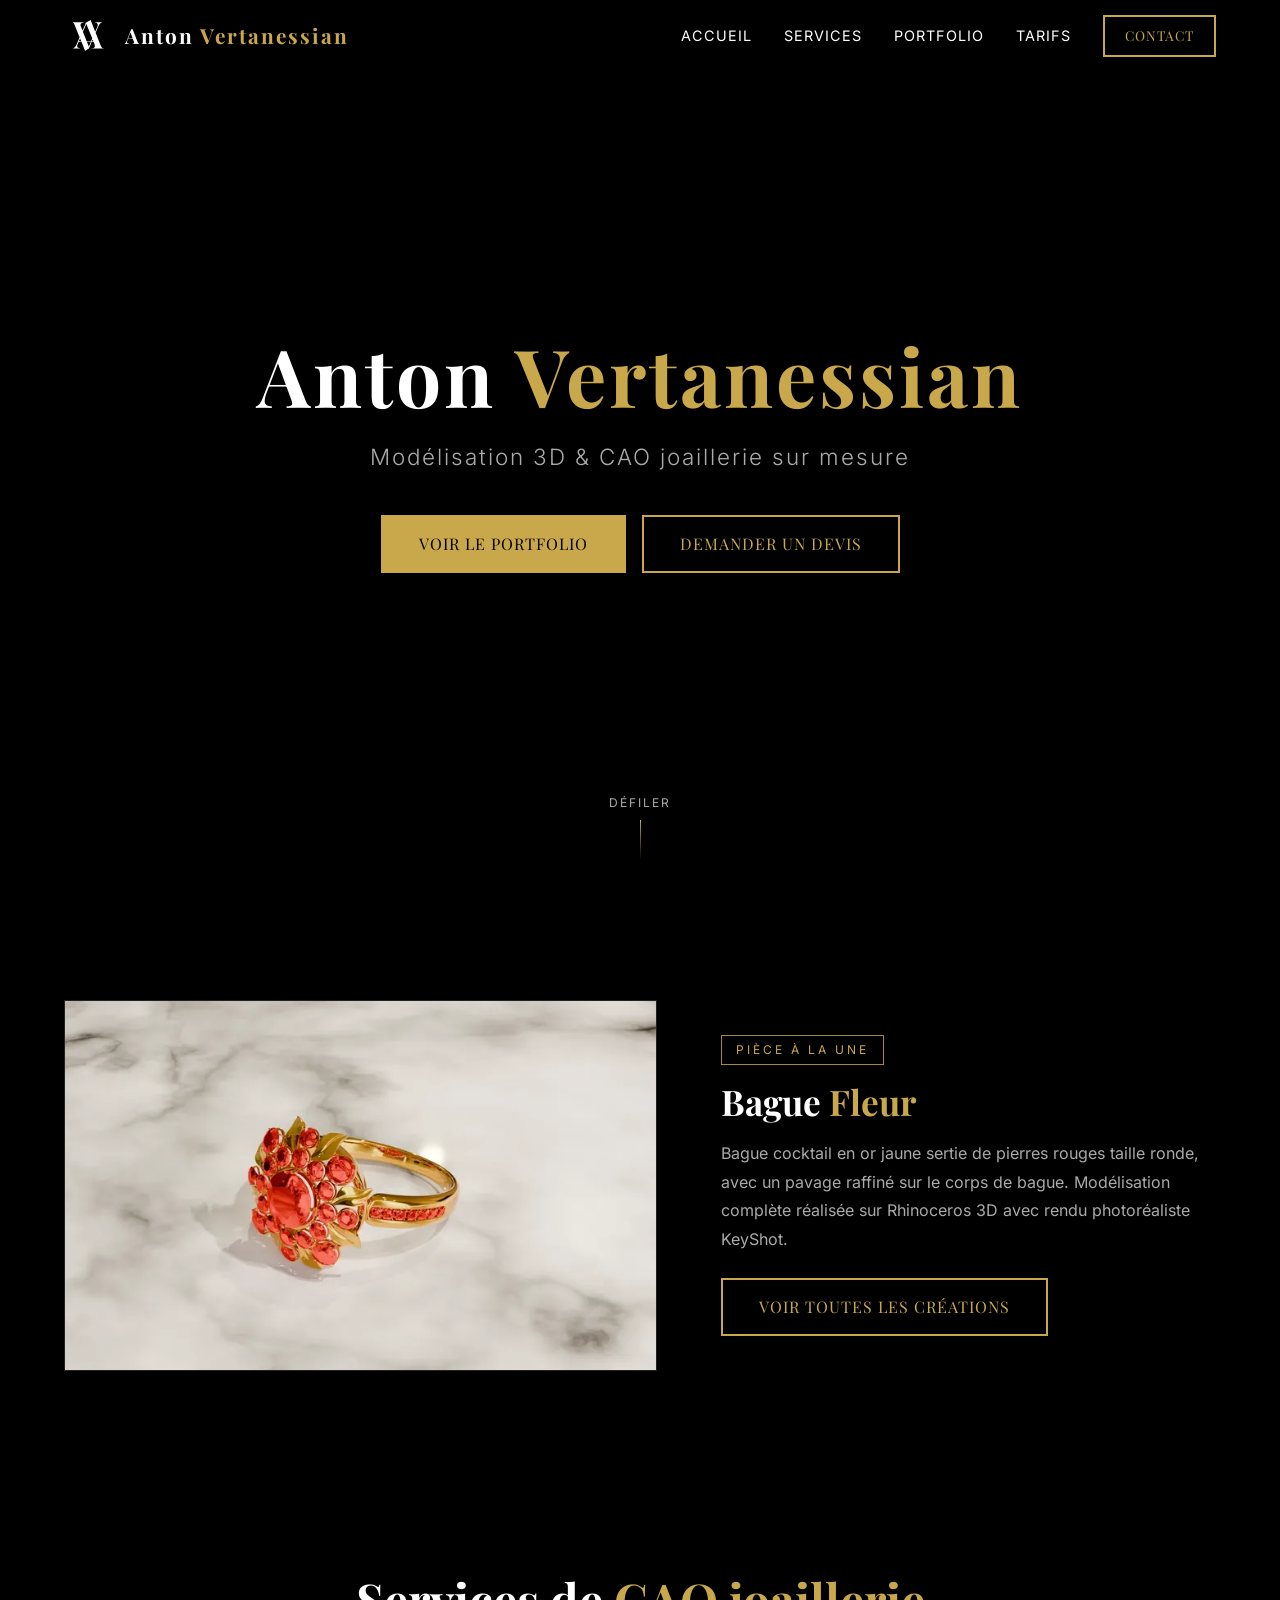
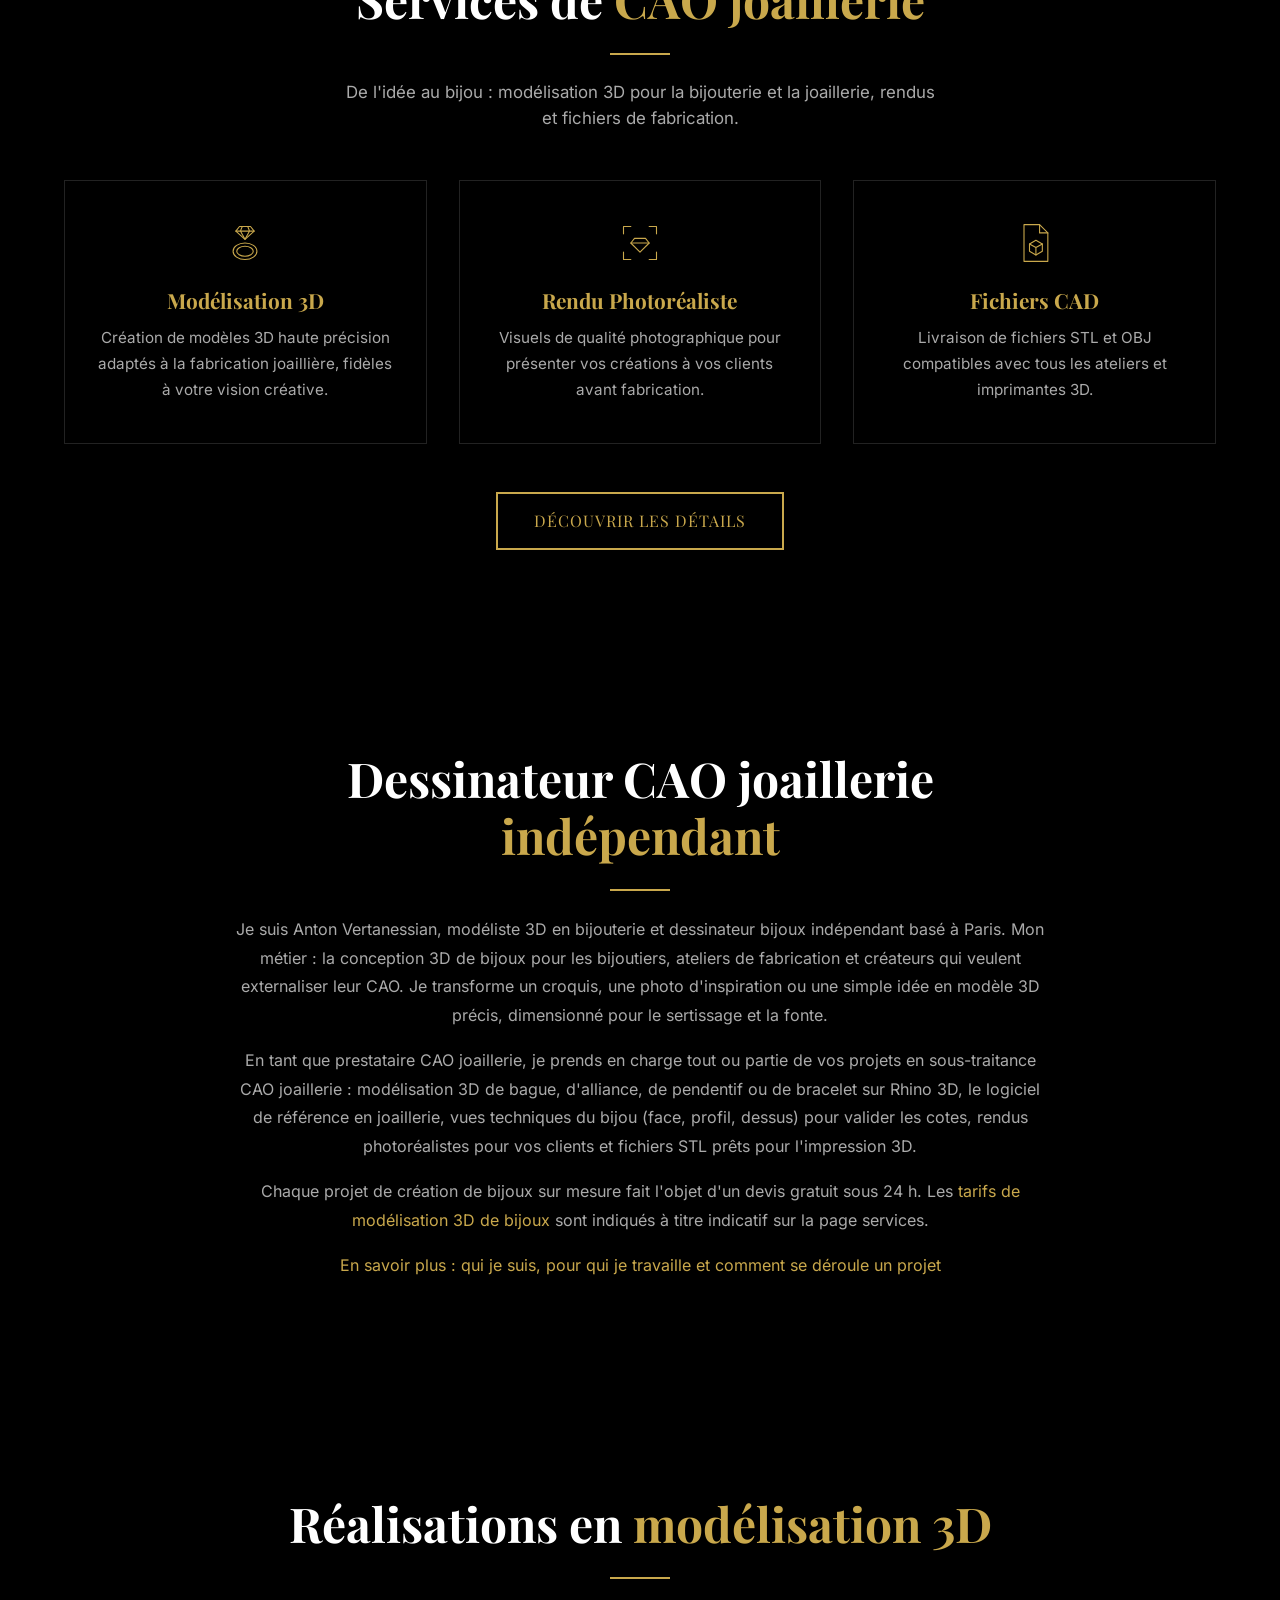
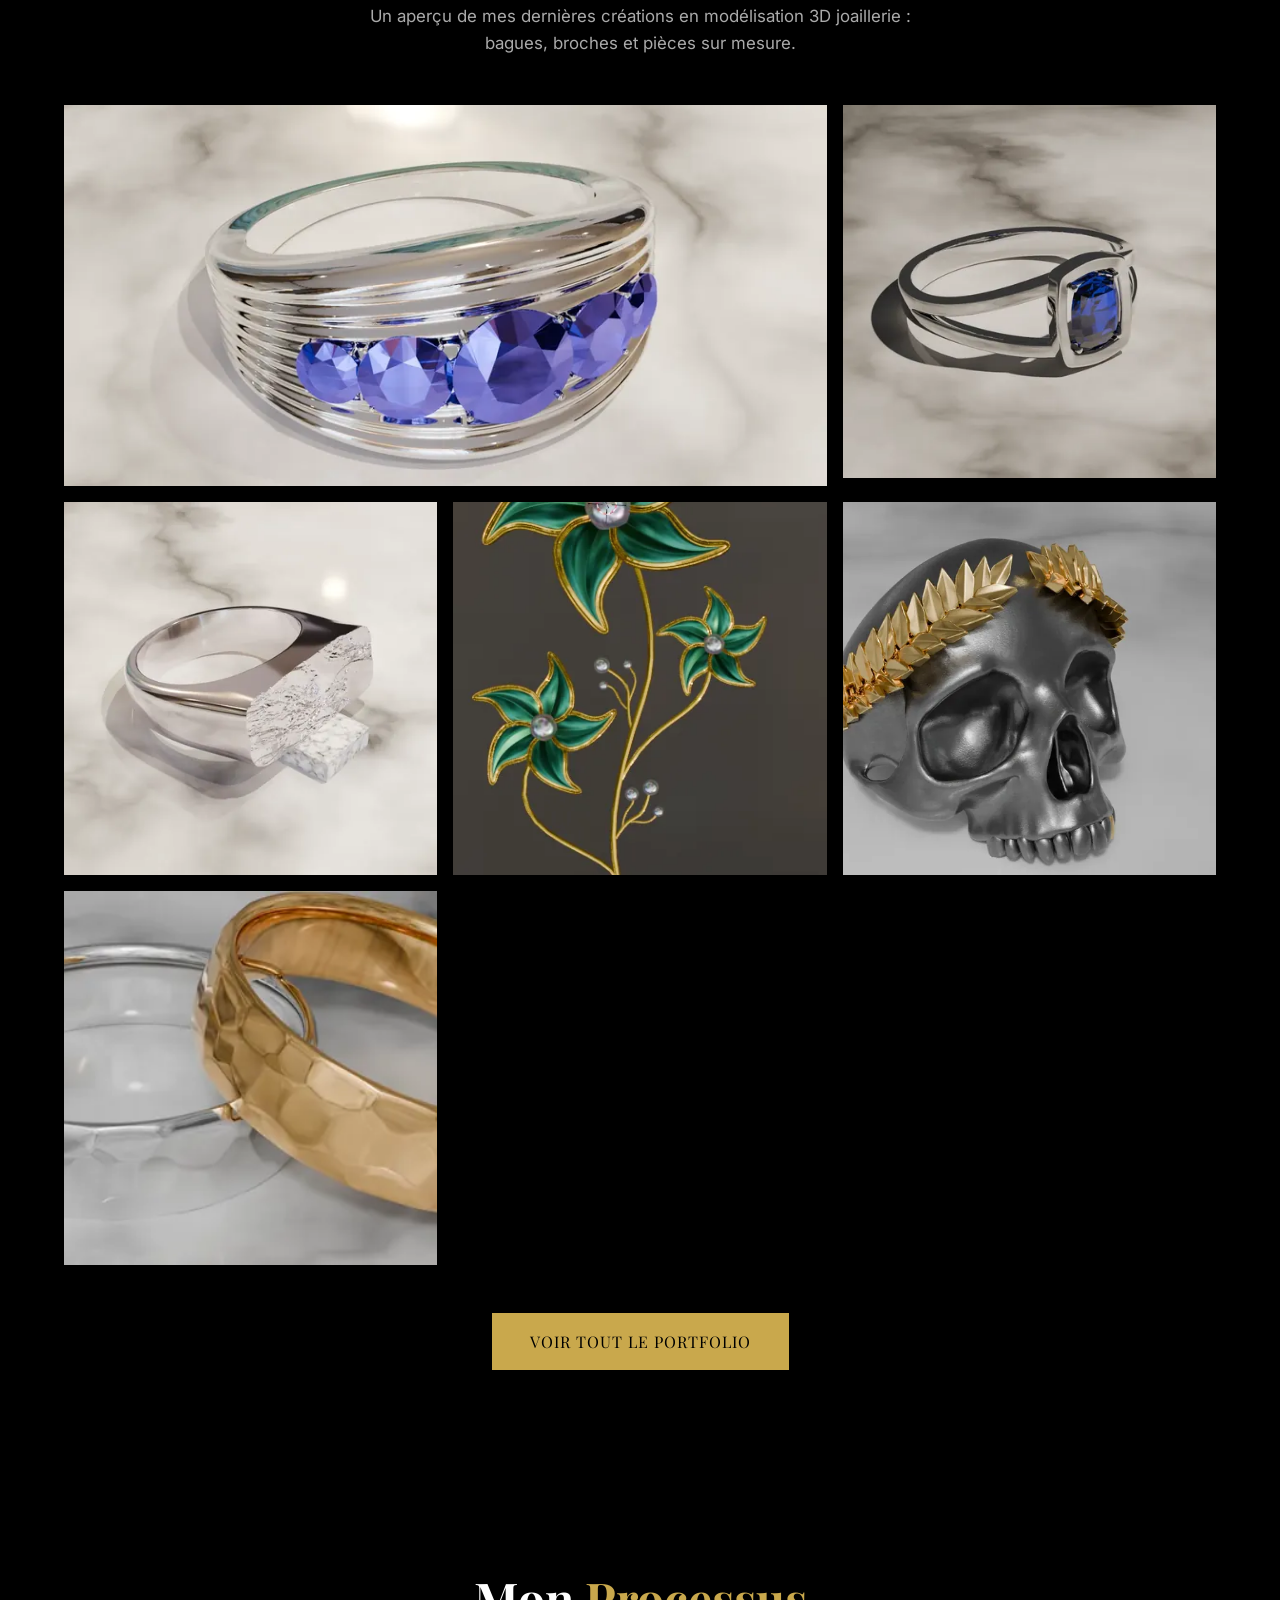
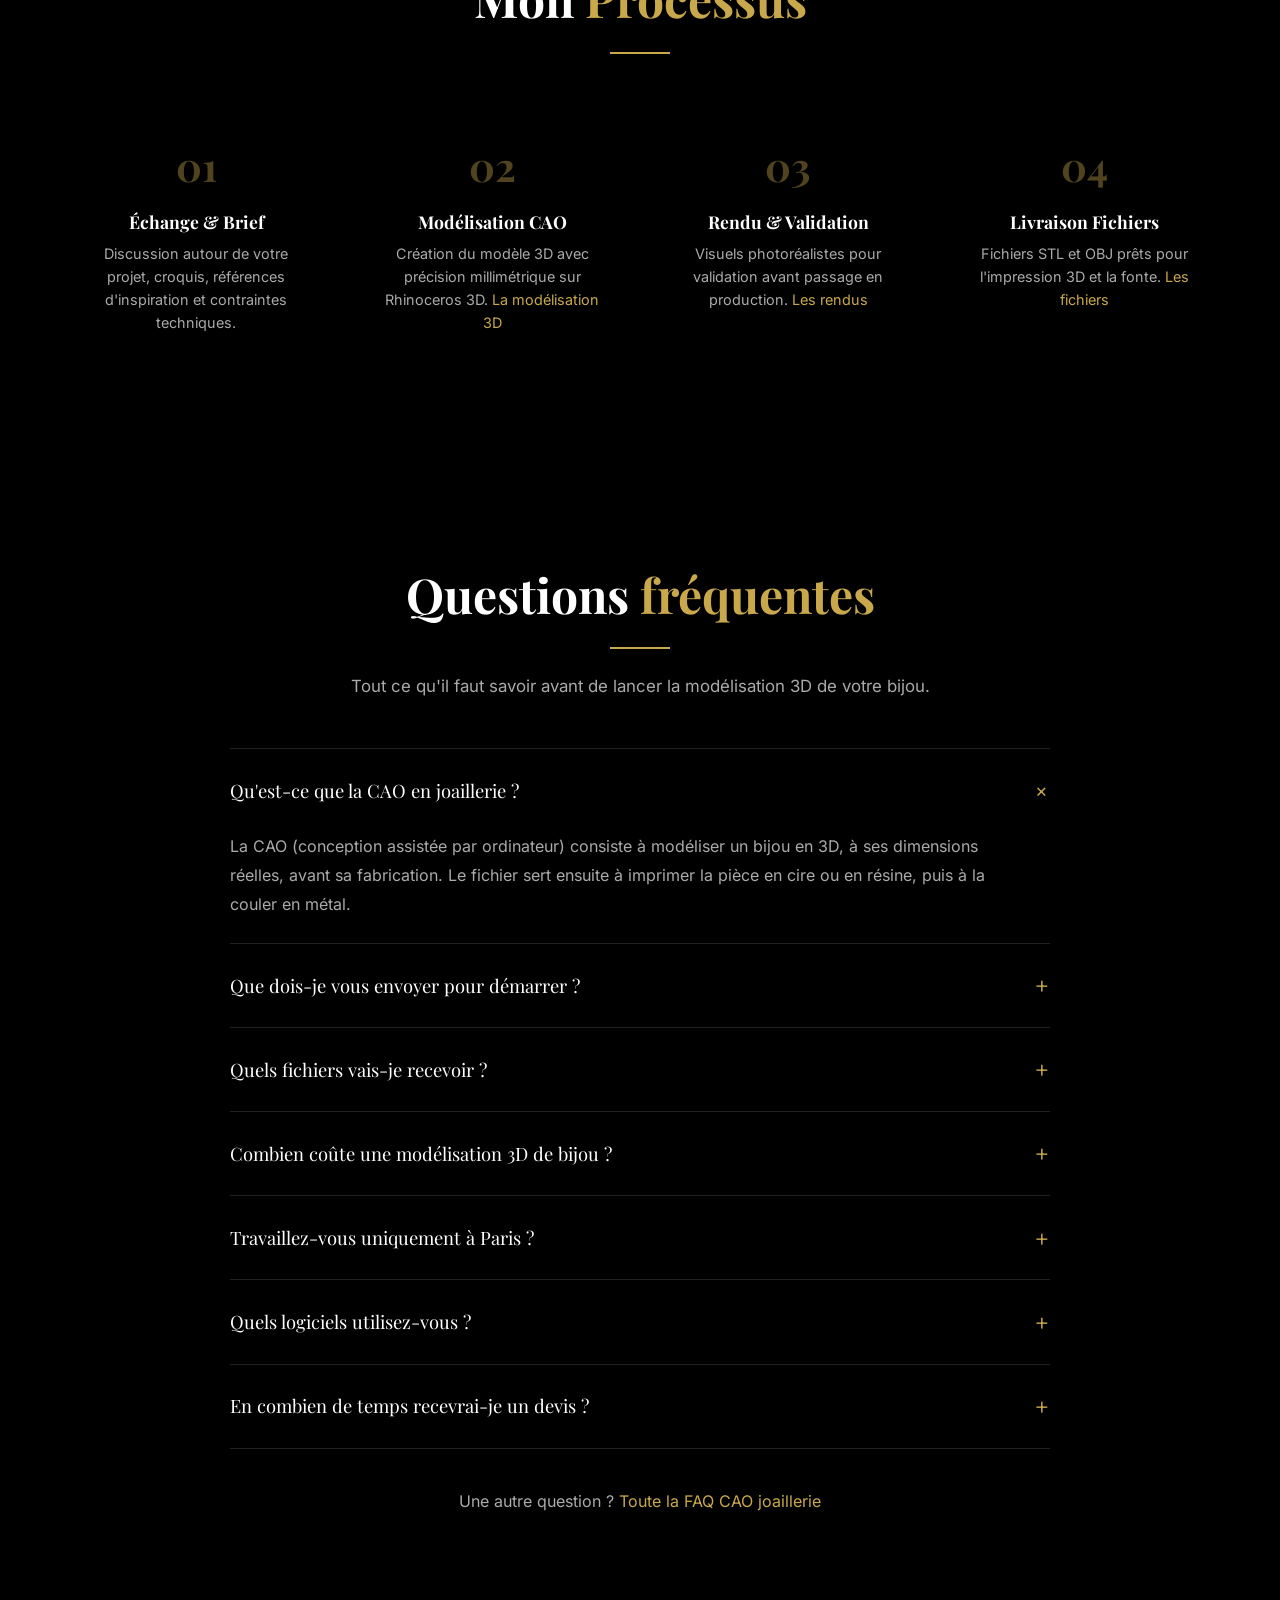
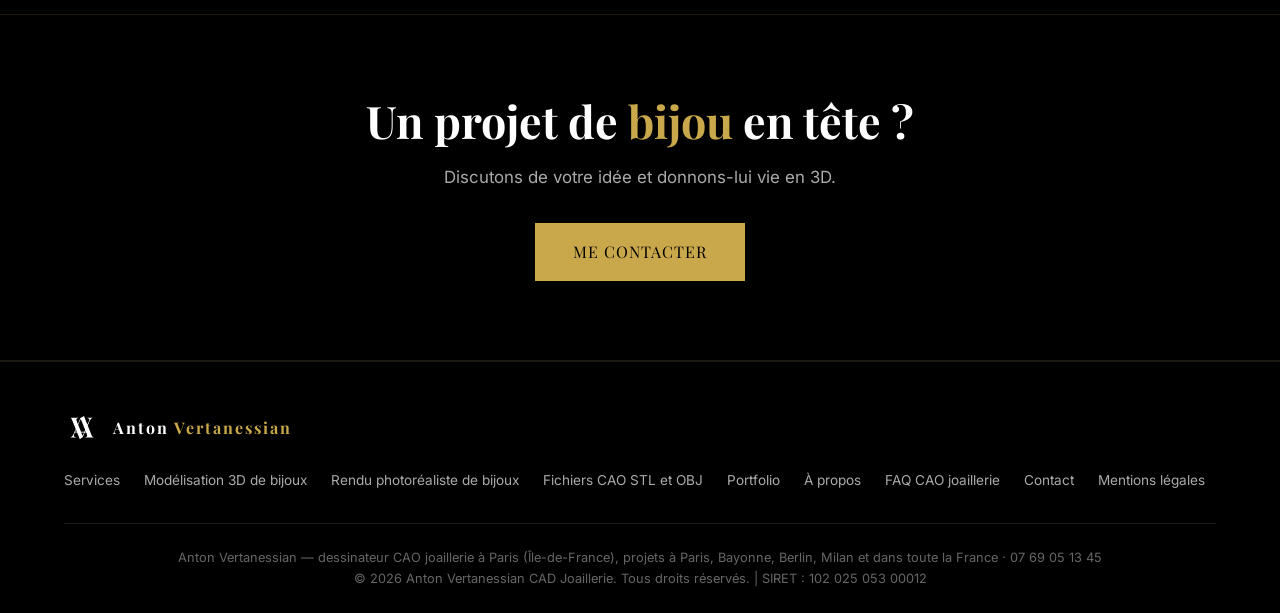
<file: index.html>
<!DOCTYPE html>
<html lang="fr">
<head>
  <meta charset="UTF-8">
  <meta name="viewport" content="width=device-width, initial-scale=1.0">
  <!-- /index.html -> / : GitHub Pages ne permet pas de 301 ; la canonique pointe deja vers /. Pas de boucle : / a pour chemin "/". -->
  <script>if(/\/index\.html$/.test(location.pathname))location.replace(location.pathname.replace(/index\.html$/,"")+location.search+location.hash)</script>
  <title>CAO joaillerie et modélisation 3D | Anton Vertanessian</title>
  <meta name="description" content="Dessinateur CAO joaillerie indépendant à Paris : modélisation 3D de bijoux, rendus photoréalistes et fichiers STL prêts à imprimer. Devis gratuit sous 24 h.">
  <meta name="robots" content="index, follow, max-image-preview:large">
  <link rel="canonical" href="https://didiland.dpdns.org/">
  <link rel="describedby" href="llms.txt" title="Présentation du site pour les assistants IA (llms.txt)">
  <meta name="author" content="Anton Vertanessian">
  <meta name="theme-color" content="#000000">
  <meta property="og:type" content="website">
  <meta property="og:locale" content="fr_FR">
  <meta property="og:site_name" content="Anton Vertanessian CAD Joaillerie">
  <meta property="og:title" content="CAO joaillerie et modélisation 3D | Anton Vertanessian">
  <meta property="og:description" content="Dessinateur CAO joaillerie indépendant à Paris : modélisation 3D de bijoux, rendus photoréalistes et fichiers STL prêts à imprimer. Devis gratuit sous 24 h.">
  <meta property="og:url" content="https://didiland.dpdns.org/">
  <meta property="og:image" content="https://didiland.dpdns.org/images/og-bague-fleur-cao-joaillerie.jpg">
  <meta property="og:image:width" content="1200">
  <meta property="og:image:height" content="630">
  <meta property="og:image:alt" content="Bague Fleur en or jaune modélisée en CAO joaillerie">
  <meta name="twitter:card" content="summary_large_image">
  <meta name="twitter:title" content="CAO joaillerie et modélisation 3D | Anton Vertanessian">
  <meta name="twitter:description" content="Dessinateur CAO joaillerie indépendant à Paris : modélisation 3D de bijoux, rendus photoréalistes et fichiers STL prêts à imprimer. Devis gratuit sous 24 h.">
  <script type="application/ld+json">{"@context":"https://schema.org","@graph":[{"@type":"WebSite","@id":"https://didiland.dpdns.org/#website","url":"https://didiland.dpdns.org/","name":"Anton Vertanessian CAD Joaillerie","alternateName":"Anton Vertanessian","description":"Site d'Anton Vertanessian, dessinateur CAO joaillerie indépendant à Paris : modélisation 3D de bijoux, rendus photoréalistes et fichiers STL.","inLanguage":"fr-FR","publisher":{"@id":"https://didiland.dpdns.org/#business"},"copyrightHolder":{"@id":"https://didiland.dpdns.org/#anton"}},{"@type":"ProfessionalService","@id":"https://didiland.dpdns.org/#business","name":"Anton Vertanessian CAD Joaillerie","alternateName":["Anton Vertanessian","CAO joaillerie Anton Vertanessian"],"description":"Prestataire indépendant spécialisé en CAO joaillerie à Paris : modélisation 3D de bijoux sur mesure, rendus photoréalistes et fichiers STL prêts pour l'impression 3D et la fonte, pour les bijoutiers, joailliers, ateliers de fabrication et créateurs.","url":"https://didiland.dpdns.org/","logo":{"@type":"ImageObject","@id":"https://didiland.dpdns.org/#logo","url":"https://didiland.dpdns.org/images/Logo.svg","contentUrl":"https://didiland.dpdns.org/images/Logo.svg","caption":"Anton Vertanessian CAD Joaillerie"},"image":"https://didiland.dpdns.org/images/og-bague-fleur-cao-joaillerie.jpg","email":"anton.chebab@gmail.com","telephone":"+33769051345","address":{"@type":"PostalAddress","addressLocality":"Paris","addressRegion":"Île-de-France","addressCountry":"FR"},"areaServed":[{"@type":"City","name":"Paris","containedInPlace":{"@type":"Country","name":"France"}},{"@type":"City","name":"Bayonne","containedInPlace":{"@type":"Country","name":"France"}},{"@type":"City","name":"Berlin","containedInPlace":{"@type":"Country","name":"Allemagne"}},{"@type":"City","name":"Milan","alternateName":"Milano","containedInPlace":{"@type":"Country","name":"Italie"}},{"@type":"AdministrativeArea","name":"Île-de-France"},{"@type":"Country","name":"France"}],"priceRange":"20 € – 150 €","founder":{"@id":"https://didiland.dpdns.org/#anton"},"slogan":"Modélisation 3D & CAO joaillerie sur mesure","mainEntityOfPage":{"@id":"https://didiland.dpdns.org/a-propos.html#webpage"},"identifier":{"@type":"PropertyValue","propertyID":"SIRET","value":"10202505300012"},"currenciesAccepted":"EUR","knowsLanguage":"fr","knowsAbout":["CAO joaillerie","Modélisation 3D de bijoux","Modélisation 3D bijouterie","Conception 3D de bijoux","Conception 3D de bagues","Modélisation 3D de bagues","Modélisation 3D d'alliances","Dessin 3D de bijoux","Dessin technique de bijoux","Sous-traitance CAO joaillerie","Rendu photoréaliste de bijoux","Fichiers STL pour impression 3D","Fonte à la cire perdue","Serti griffes","Serti clos","Serti pavé","Rhinoceros 3D","Rhino 3D joaillerie","ZBrush","Blender","KeyShot","V-Ray"],"audience":{"@type":"BusinessAudience","audienceType":"Bijoutiers, joailliers, ateliers de fabrication, créateurs de bijoux, maisons de joaillerie"},"contactPoint":{"@type":"ContactPoint","contactType":"customer service","telephone":"+33769051345","email":"anton.chebab@gmail.com","url":"https://didiland.dpdns.org/contact.html","areaServed":["FR","DE","IT"],"availableLanguage":"fr","hoursAvailable":{"@type":"OpeningHoursSpecification","dayOfWeek":["Monday","Tuesday","Wednesday","Thursday","Friday","Saturday"]}},"hasOfferCatalog":{"@type":"OfferCatalog","name":"Services de CAO joaillerie","itemListElement":[{"@type":"Offer","itemOffered":{"@id":"https://didiland.dpdns.org/modelisation-3d-bijoux.html#service"}},{"@type":"Offer","itemOffered":{"@id":"https://didiland.dpdns.org/rendu-photorealiste-bijoux.html#service"}},{"@type":"Offer","itemOffered":{"@id":"https://didiland.dpdns.org/fichiers-cao-stl-bijoux.html#service"}}]}},{"@type":"Person","@id":"https://didiland.dpdns.org/#anton","name":"Anton Vertanessian","jobTitle":"Dessinateur CAO joaillerie indépendant","url":"https://didiland.dpdns.org/a-propos.html","worksFor":{"@id":"https://didiland.dpdns.org/#business"},"description":"Dessinateur CAO joaillerie et modéliste 3D en bijouterie, indépendant, basé à Paris. Il modélise des bijoux en 3D pour les bijoutiers, joailliers, ateliers de fabrication et créateurs.","mainEntityOfPage":{"@id":"https://didiland.dpdns.org/a-propos.html#webpage"},"workLocation":{"@type":"Place","name":"Paris, Île-de-France","address":{"@type":"PostalAddress","addressLocality":"Paris","addressRegion":"Île-de-France","addressCountry":"FR"}},"knowsLanguage":"fr","knowsAbout":["CAO joaillerie","Modélisation 3D de bijoux","Modélisation 3D bijouterie","Conception 3D de bijoux","Conception 3D de bagues","Modélisation 3D de bagues","Modélisation 3D d'alliances","Dessin 3D de bijoux","Dessin technique de bijoux","Sous-traitance CAO joaillerie","Rendu photoréaliste de bijoux","Fichiers STL pour impression 3D","Fonte à la cire perdue","Serti griffes","Serti clos","Serti pavé","Rhinoceros 3D","Rhino 3D joaillerie","ZBrush","Blender","KeyShot","V-Ray"]},{"@type":"WebPage","@id":"https://didiland.dpdns.org/#webpage","url":"https://didiland.dpdns.org/","name":"CAO joaillerie et modélisation 3D | Anton Vertanessian","description":"Dessinateur CAO joaillerie indépendant à Paris : modélisation 3D de bijoux, rendus photoréalistes et fichiers STL prêts à imprimer. Devis gratuit sous 24 h.","inLanguage":"fr-FR","isPartOf":{"@id":"https://didiland.dpdns.org/#website"},"about":{"@id":"https://didiland.dpdns.org/#business"},"primaryImageOfPage":{"@type":"ImageObject","url":"https://didiland.dpdns.org/images/og-bague-fleur-cao-joaillerie.jpg"},"dateModified":"2026-11-13","mainEntity":{"@id":"https://didiland.dpdns.org/#business"}},{"@type":"Service","@id":"https://didiland.dpdns.org/modelisation-3d-bijoux.html#service","name":"Modélisation 3D de bijoux sur mesure","serviceType":"Modélisation 3D de bijoux","url":"https://didiland.dpdns.org/modelisation-3d-bijoux.html","provider":{"@id":"https://didiland.dpdns.org/#business"},"description":"Modèles 3D haute précision adaptés à la fabrication joaillière."},{"@type":"Service","@id":"https://didiland.dpdns.org/rendu-photorealiste-bijoux.html#service","name":"Rendu photoréaliste de bijoux","serviceType":"Rendu photoréaliste de bijoux","url":"https://didiland.dpdns.org/rendu-photorealiste-bijoux.html","provider":{"@id":"https://didiland.dpdns.org/#business"},"description":"Visuels de qualité photographique avant fabrication."},{"@type":"Service","@id":"https://didiland.dpdns.org/fichiers-cao-stl-bijoux.html#service","name":"Fichiers CAO STL et OBJ","serviceType":"Fichiers CAO STL et OBJ pour la joaillerie","url":"https://didiland.dpdns.org/fichiers-cao-stl-bijoux.html","provider":{"@id":"https://didiland.dpdns.org/#business"},"description":"Fichiers prêts pour l'impression 3D cire ou résine et la fonte."},{"@type":"FAQPage","@id":"https://didiland.dpdns.org/#faq","inLanguage":"fr-FR","isPartOf":{"@id":"https://didiland.dpdns.org/#webpage"},"mainEntity":[{"@type":"Question","name":"Qu'est-ce que la CAO en joaillerie ?","acceptedAnswer":{"@type":"Answer","text":"La CAO (conception assistée par ordinateur) consiste à modéliser un bijou en 3D, à ses dimensions réelles, avant sa fabrication. Le fichier sert ensuite à imprimer la pièce en cire ou en résine, puis à la couler en métal."}},{"@type":"Question","name":"Que dois-je vous envoyer pour démarrer ?","acceptedAnswer":{"@type":"Answer","text":"Un croquis, des photos d'inspiration ou une description de la pièce, avec si possible le tour de doigt, les dimensions des pierres et le métal souhaité."}},{"@type":"Question","name":"Quels fichiers vais-je recevoir ?","acceptedAnswer":{"@type":"Answer","text":"Des fichiers STL, pour l'impression 3D et la fonte, et OBJ, pour le rendu et la visualisation. Ils sont vérifiés et inclus avec chaque modélisation : en savoir plus sur les fichiers CAO."}},{"@type":"Question","name":"Combien coûte une modélisation 3D de bijou ?","acceptedAnswer":{"@type":"Answer","text":"Les prix sont indicatifs : de 30 à 60 € pour un solitaire simple, de 40 à 70 € pour un pendentif, de 130 à 150 € pour un bracelet tennis. Le rendu photoréaliste est à +20 €. Voir la grille complète."}},{"@type":"Question","name":"Travaillez-vous uniquement à Paris ?","acceptedAnswer":{"@type":"Answer","text":"Non. Je suis basé à Paris et je travaille avec des joailliers, ateliers et créateurs à Paris, Bayonne, Berlin et Milan, ainsi que partout en France : le suivi se fait à distance, par email et téléphone. Demander un devis."}},{"@type":"Question","name":"Quels logiciels utilisez-vous ?","acceptedAnswer":{"@type":"Answer","text":"Rhinoceros 3D (Rhino) et ZBrush pour la modélisation 3D, KeyShot et V-Ray pour les rendus photoréalistes."}},{"@type":"Question","name":"En combien de temps recevrai-je un devis ?","acceptedAnswer":{"@type":"Answer","text":"Je réponds sous 24 h, du lundi au samedi, avec un devis gratuit et personnalisé."}}]}]}</script>
  <link rel="preload" href="fonts/inter-latin.woff2" as="font" type="font/woff2" crossorigin>
  <link rel="preload" href="fonts/playfair-display-latin.woff2" as="font" type="font/woff2" crossorigin>
  <link rel="icon" type="image/svg+xml" href="images/Logo.svg">
  <link rel="stylesheet" href="style.css?v=10">
  <noscript><style>.reveal,.reveal-left,.reveal-right{opacity:1;transform:none}</style></noscript>
</head>
<body>

  <!-- NAVBAR -->
  <nav class="navbar" aria-label="Navigation principale">
    <div class="container">
      <a href="./" class="logo" aria-label="Anton Vertanessian, accueil"><img src="images/Logo.svg" alt="" class="logo-img"><span class="logo-text">Anton <span>Vertanessian</span></span></a>
      <ul class="nav-links" id="menu-principal">
        <li><a href="./">Accueil</a></li>
        <li><a href="services.html">Services</a></li>
        <li><a href="portfolio.html">Portfolio</a></li>
        <li><a href="services.html#tarifs">Tarifs</a></li>
        <li><a href="contact.html" class="btn" style="padding:8px 20px;font-size:.85rem">Contact</a></li>
      </ul>
      <button type="button" class="hamburger" aria-label="Ouvrir le menu" aria-expanded="false" aria-controls="menu-principal">
        <span></span><span></span><span></span>
      </button>
    </div>
  </nav>

  <main>

  <!-- HERO -->
  <section class="hero">
    <div class="hero-bg"></div>
    <div class="hero-particles"></div>
    <div class="hero-content">
      <h1>
        <span class="line">Anton <span class="gold">Vertanessian</span></span>
        <span class="tagline">Modélisation 3D &amp; CAO joaillerie sur mesure</span>
      </h1>
      <div style="display:flex;gap:1rem;justify-content:center;flex-wrap:wrap">
        <a href="portfolio.html" class="btn btn-fill">Voir le portfolio</a>
        <a href="contact.html" class="btn">Demander un devis</a>
      </div>
    </div>
    <div class="hero-scroll">
      Défiler
      <span></span>
    </div>
  </section>

  <!-- FEATURED PIECE -->
  <section class="section">
    <div class="container">
      <div class="featured-piece reveal">
        <div class="featured-img">
          <img src="images/bague-fleur-or-jaune-pierres-rouges.webp" alt="Rendu photoréaliste bague cocktail Fleur en or jaune sertie de pierres rouges taille ronde" loading="lazy" width="1600" height="900" srcset="images/bague-fleur-or-jaune-pierres-rouges-800.webp 800w, images/bague-fleur-or-jaune-pierres-rouges.webp 1600w" sizes="(max-width: 968px) 100vw, 600px">
        </div>
        <div class="featured-content">
          <span class="featured-label">Pièce à la une</span>
          <h2>Bague <span class="gold">Fleur</span></h2>
          <p>Bague cocktail en or jaune sertie de pierres rouges taille ronde, avec un pavage raffiné sur le corps de bague. Modélisation complète réalisée sur Rhinoceros 3D avec rendu photoréaliste KeyShot.</p>
          <a href="portfolio.html" class="btn" style="margin-top:1.5rem">Voir toutes les créations</a>
        </div>
      </div>
    </div>
  </section>

  <!-- SERVICES PREVIEW -->
  <section class="section" style="background:var(--bg-light)">
    <div class="container">
      <h2 class="section-title reveal">Services de <span class="gold">CAO joaillerie</span></h2>
      <div class="divider reveal"></div>
      <p class="section-subtitle reveal">De l'idée au bijou : modélisation 3D pour la bijouterie et la joaillerie, rendus et fichiers de fabrication.</p>

      <div class="services-grid">
        <div class="service-card reveal">
          <div class="icon"><svg viewBox="0 0 48 48" aria-hidden="true"><path d="M18 6h12l4 5-10 9-10-9z"/><path d="M14 11h20M21 6l-2 5 5 9 5-9-2-5"/><ellipse cx="24" cy="33" rx="13" ry="9"/><ellipse cx="24" cy="33" rx="9" ry="5.5"/></svg></div>
          <h3><a href="modelisation-3d-bijoux.html">Modélisation 3D</a></h3>
          <p>Création de modèles 3D haute précision adaptés à la fabrication joaillière, fidèles à votre vision créative.</p>
        </div>
        <div class="service-card reveal">
          <div class="icon"><svg viewBox="0 0 48 48" aria-hidden="true"><path d="M6 14V6h8M34 6h8v8M42 34v8h-8M14 42H6v-8"/><path d="M18 19h12l4 5-10 10-10-10z"/><path d="M14 24h20"/></svg></div>
          <h3><a href="rendu-photorealiste-bijoux.html">Rendu Photoréaliste</a></h3>
          <p>Visuels de qualité photographique pour présenter vos créations à vos clients avant fabrication.</p>
        </div>
        <div class="service-card reveal">
          <div class="icon"><svg viewBox="0 0 48 48" aria-hidden="true"><path d="M12 4h17l9 9v31H12z"/><path d="M29 4v9h9"/><path d="M25 21l7 4v8l-7 4-7-4v-8z"/><path d="M18 25l7 4 7-4M25 29v8"/></svg></div>
          <h3><a href="fichiers-cao-stl-bijoux.html">Fichiers CAD</a></h3>
          <p>Livraison de fichiers STL et OBJ compatibles avec tous les ateliers et imprimantes 3D.</p>
        </div>
      </div>

      <div style="text-align:center;margin-top:3rem" class="reveal">
        <a href="services.html" class="btn">Découvrir les détails</a>
      </div>
    </div>
  </section>

  <!-- À PROPOS -->
  <section class="section" id="a-propos">
    <div class="container">
      <div class="about-text reveal">
        <h2 class="section-title">Dessinateur CAO joaillerie <span class="gold">indépendant</span></h2>
        <div class="divider"></div>
        <p>Je suis Anton Vertanessian, modéliste 3D en bijouterie et dessinateur bijoux indépendant basé à Paris. Mon métier : la conception 3D de bijoux pour les bijoutiers, ateliers de fabrication et créateurs qui veulent externaliser leur CAO. Je transforme un croquis, une photo d'inspiration ou une simple idée en modèle 3D précis, dimensionné pour le sertissage et la fonte.</p>
        <p>En tant que prestataire CAO joaillerie, je prends en charge tout ou partie de vos projets en sous-traitance CAO joaillerie : modélisation 3D de bague, d'alliance, de pendentif ou de bracelet sur Rhino 3D, le logiciel de référence en joaillerie, vues techniques du bijou (face, profil, dessus) pour valider les cotes, rendus photoréalistes pour vos clients et fichiers STL prêts pour l'impression 3D.</p>
        <p>Chaque projet de création de bijoux sur mesure fait l'objet d'un devis gratuit sous 24 h. Les <a class="gold" href="services.html#tarifs">tarifs de modélisation 3D de bijoux</a> sont indiqués à titre indicatif sur la page services.</p>
        <p><a class="gold" href="a-propos.html">En savoir plus : qui je suis, pour qui je travaille et comment se déroule un projet</a></p>
      </div>
    </div>
  </section>

  <!-- PORTFOLIO PREVIEW — Best renders -->
  <section class="section">
    <div class="container">
      <h2 class="section-title reveal">Réalisations en <span class="gold">modélisation 3D</span></h2>
      <div class="divider reveal"></div>
      <p class="section-subtitle reveal">Un aperçu de mes dernières créations en modélisation 3D joaillerie : bagues, broches et pièces sur mesure.</p>

      <div class="portfolio-grid portfolio-grid--home">
        <div class="portfolio-item portfolio-item--wide reveal">
          <img src="images/bague-stries-argent-tanzanites.webp" alt="Rendu 3D bague Stries en argent sertie de tanzanites taille ronde" loading="lazy" width="1600" height="900" srcset="images/bague-stries-argent-tanzanites-800.webp 800w, images/bague-stries-argent-tanzanites.webp 1600w" sizes="(max-width: 480px) 100vw, (max-width: 968px) 50vw, 400px">
          <div class="overlay"><h3>Bague Stries — Tanzanites</h3></div>
        </div>
        <div class="portfolio-item reveal">
          <img src="images/bague-solitaire-saphir-or-blanc.webp" alt="Modélisation 3D bague solitaire en or blanc sertie d’un saphir bleu taille coussin" loading="lazy" width="1600" height="900" srcset="images/bague-solitaire-saphir-or-blanc-800.webp 800w, images/bague-solitaire-saphir-or-blanc.webp 1600w" sizes="(max-width: 480px) 100vw, (max-width: 968px) 50vw, 400px">
          <div class="overlay"><h3>Solitaire Saphir</h3></div>
        </div>
        <div class="portfolio-item reveal">
          <img src="images/bague-rock-argent-texture-brute.webp" alt="Rendu 3D bague Rock en argent à texture minérale brute" loading="lazy" width="1600" height="900" srcset="images/bague-rock-argent-texture-brute-800.webp 800w, images/bague-rock-argent-texture-brute.webp 1600w" sizes="(max-width: 480px) 100vw, (max-width: 968px) 50vw, 400px">
          <div class="overlay"><h3>Bague Rock</h3></div>
        </div>
        <div class="portfolio-item reveal">
          <img src="images/broche-florale-or-email-vert-diamants.webp" alt="Rendu photoréaliste broche florale en or jaune, émail vert et diamants" loading="lazy" width="393" height="702">
          <div class="overlay"><h3>Broche Florale Or</h3></div>
        </div>
        <div class="portfolio-item reveal">
          <img src="images/sculpture-crane-laurier-or.webp" alt="Rendu 3D sculpture crâne en acier patiné couronné de lauriers en or" loading="lazy" width="1554" height="1032" srcset="images/sculpture-crane-laurier-or-800.webp 800w, images/sculpture-crane-laurier-or.webp 1554w" sizes="(max-width: 480px) 100vw, (max-width: 968px) 50vw, 400px">
          <div class="overlay"><h3>Crâne Laurier d'Or</h3></div>
        </div>
        <div class="portfolio-item reveal">
          <img src="images/bagues-forge-or-argent-martele.webp" alt="Rendu 3D de deux bagues Forge en or jaune et argent martelé" loading="lazy" width="1600" height="614" srcset="images/bagues-forge-or-argent-martele-800.webp 800w, images/bagues-forge-or-argent-martele.webp 1600w" sizes="(max-width: 480px) 100vw, (max-width: 968px) 50vw, 400px">
          <div class="overlay"><h3>Bagues Forge</h3></div>
        </div>
      </div>

      <div style="text-align:center;margin-top:3rem" class="reveal">
        <a href="portfolio.html" class="btn btn-fill">Voir tout le portfolio</a>
      </div>
    </div>
  </section>

  <!-- PROCESS -->
  <section class="section" style="background:var(--bg-light)">
    <div class="container">
      <h2 class="section-title reveal">Mon <span class="gold">Processus</span></h2>
      <div class="divider reveal"></div>
      <div class="process-steps">
        <div class="process-step reveal">
          <div class="process-number">01</div>
          <h3>Échange & Brief</h3>
          <p>Discussion autour de votre projet, croquis, références d'inspiration et contraintes techniques.</p>
        </div>
        <div class="process-step reveal">
          <div class="process-number">02</div>
          <h3>Modélisation CAO</h3>
          <p>Création du modèle 3D avec précision millimétrique sur Rhinoceros 3D. <a class="gold" href="modelisation-3d-bijoux.html">La modélisation 3D</a></p>
        </div>
        <div class="process-step reveal">
          <div class="process-number">03</div>
          <h3>Rendu & Validation</h3>
          <p>Visuels photoréalistes pour validation avant passage en production. <a class="gold" href="rendu-photorealiste-bijoux.html">Les rendus</a></p>
        </div>
        <div class="process-step reveal">
          <div class="process-number">04</div>
          <h3>Livraison Fichiers</h3>
          <p>Fichiers STL et OBJ prêts pour l'impression 3D et la fonte. <a class="gold" href="fichiers-cao-stl-bijoux.html">Les fichiers</a></p>
        </div>
      </div>
    </div>
  </section>

  <!-- FAQ -->
  <section class="section">
    <div class="container">
      <h2 class="section-title reveal">Questions <span class="gold">fréquentes</span></h2>
      <div class="divider reveal"></div>
      <p class="section-subtitle reveal">Tout ce qu'il faut savoir avant de lancer la modélisation 3D de votre bijou.</p>
      <div class="faq reveal">
        <details class="faq-item" open>
          <summary>Qu'est-ce que la CAO en joaillerie ?</summary>
          <p>La CAO (conception assistée par ordinateur) consiste à modéliser un bijou en 3D, à ses dimensions réelles, avant sa fabrication. Le fichier sert ensuite à imprimer la pièce en cire ou en résine, puis à la couler en métal.</p>
        </details>
        <details class="faq-item">
          <summary>Que dois-je vous envoyer pour démarrer ?</summary>
          <p>Un croquis, des photos d'inspiration ou une description de la pièce, avec si possible le tour de doigt, les dimensions des pierres et le métal souhaité.</p>
        </details>
        <details class="faq-item">
          <summary>Quels fichiers vais-je recevoir ?</summary>
          <p>Des fichiers STL, pour l'impression 3D et la fonte, et OBJ, pour le rendu et la visualisation. Ils sont vérifiés et inclus avec chaque modélisation : <a class="gold" href="fichiers-cao-stl-bijoux.html">en savoir plus sur les fichiers CAO</a>.</p>
        </details>
        <details class="faq-item">
          <summary>Combien coûte une modélisation 3D de bijou ?</summary>
          <p>Les prix sont indicatifs : de 30 à 60 € pour un solitaire simple, de 40 à 70 € pour un pendentif, de 130 à 150 € pour un bracelet tennis. Le rendu photoréaliste est à +20 €. <a class="gold" href="services.html#tarifs">Voir la grille complète</a>.</p>
        </details>
        <details class="faq-item">
          <summary>Travaillez-vous uniquement à Paris ?</summary>
          <p>Non. Je suis basé à Paris et je travaille avec des joailliers, ateliers et créateurs à Paris, Bayonne, Berlin et Milan, ainsi que partout en France : le suivi se fait à distance, par email et téléphone. <a class="gold" href="contact.html">Demander un devis</a>.</p>
        </details>
        <details class="faq-item">
          <summary>Quels logiciels utilisez-vous ?</summary>
          <p>Rhinoceros 3D (Rhino) et ZBrush pour la <a class="gold" href="modelisation-3d-bijoux.html">modélisation 3D</a>, KeyShot et V-Ray pour les <a class="gold" href="rendu-photorealiste-bijoux.html">rendus photoréalistes</a>.</p>
        </details>
        <details class="faq-item">
          <summary>En combien de temps recevrai-je un devis ?</summary>
          <p>Je réponds sous 24 h, du lundi au samedi, avec un devis gratuit et personnalisé.</p>
        </details>
      </div>
      <p class="reveal" style="text-align:center;margin-top:2.5rem;color:var(--gray)">Une autre question ? <a class="gold" href="faq-cao-joaillerie.html">Toute la FAQ CAO joaillerie</a></p>
    </div>
  </section>

  <!-- CTA -->
  <section class="cta-banner">
    <div class="container">
      <h2 class="reveal">Un projet de <span class="gold">bijou</span> en tête ?</h2>
      <p class="reveal">Discutons de votre idée et donnons-lui vie en 3D.</p>
      <a href="contact.html" class="btn btn-fill reveal">Me contacter</a>
    </div>
  </section>

  </main>

  <!-- FOOTER -->
  <footer class="footer" role="contentinfo">
    <div class="container">
      <div class="footer-content">
        <a href="./" class="logo" aria-label="Anton Vertanessian, accueil"><img src="images/Logo.svg" alt="" class="logo-img"><span class="logo-text">Anton <span>Vertanessian</span></span></a>
        <div class="footer-links">
          <a href="services.html">Services</a>
          <a href="modelisation-3d-bijoux.html">Modélisation 3D de bijoux</a>
          <a href="rendu-photorealiste-bijoux.html">Rendu photoréaliste de bijoux</a>
          <a href="fichiers-cao-stl-bijoux.html">Fichiers CAO STL et OBJ</a>
          <a href="portfolio.html">Portfolio</a>
          <a href="a-propos.html">À propos</a>
          <a href="faq-cao-joaillerie.html">FAQ CAO joaillerie</a>
          <a href="contact.html">Contact</a>
          <a href="mentions-legales.html">Mentions légales</a>
        </div>
      </div>
      <div class="footer-bottom">
        Anton Vertanessian — dessinateur CAO joaillerie à Paris (Île-de-France), projets à Paris, Bayonne, Berlin, Milan et dans toute la France · <a href="tel:+33769051345">07 69 05 13 45</a><br>&copy; 2026 Anton Vertanessian CAD Joaillerie. Tous droits réservés. | SIRET : 102 025 053 00012
      </div>
    </div>
  </footer>

  <!-- Marker for dynamic homepage rendering -->
  <div id="homepage-dynamic" style="display:none"></div>
  <script src="data/site-data.js?v=7"></script>
  <script src="script.js?v=7"></script>
</body>
</html>
</file>
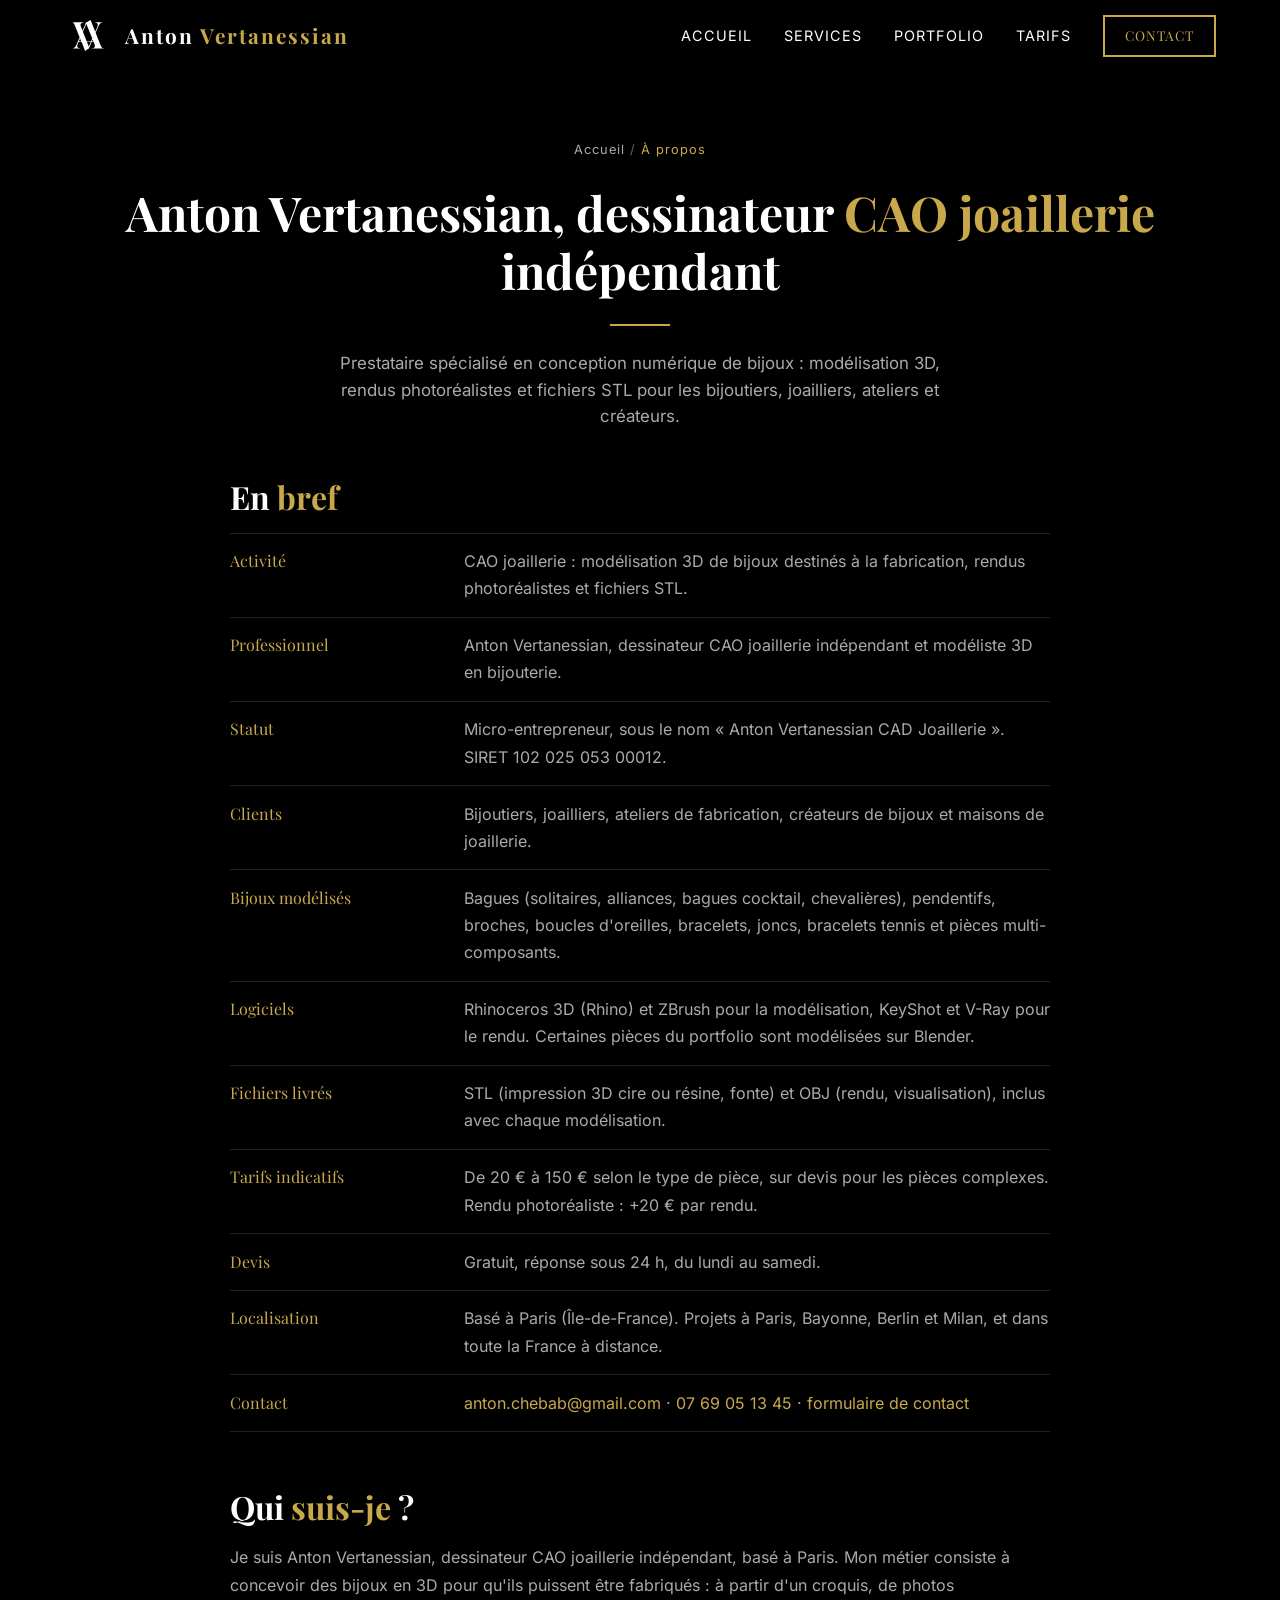
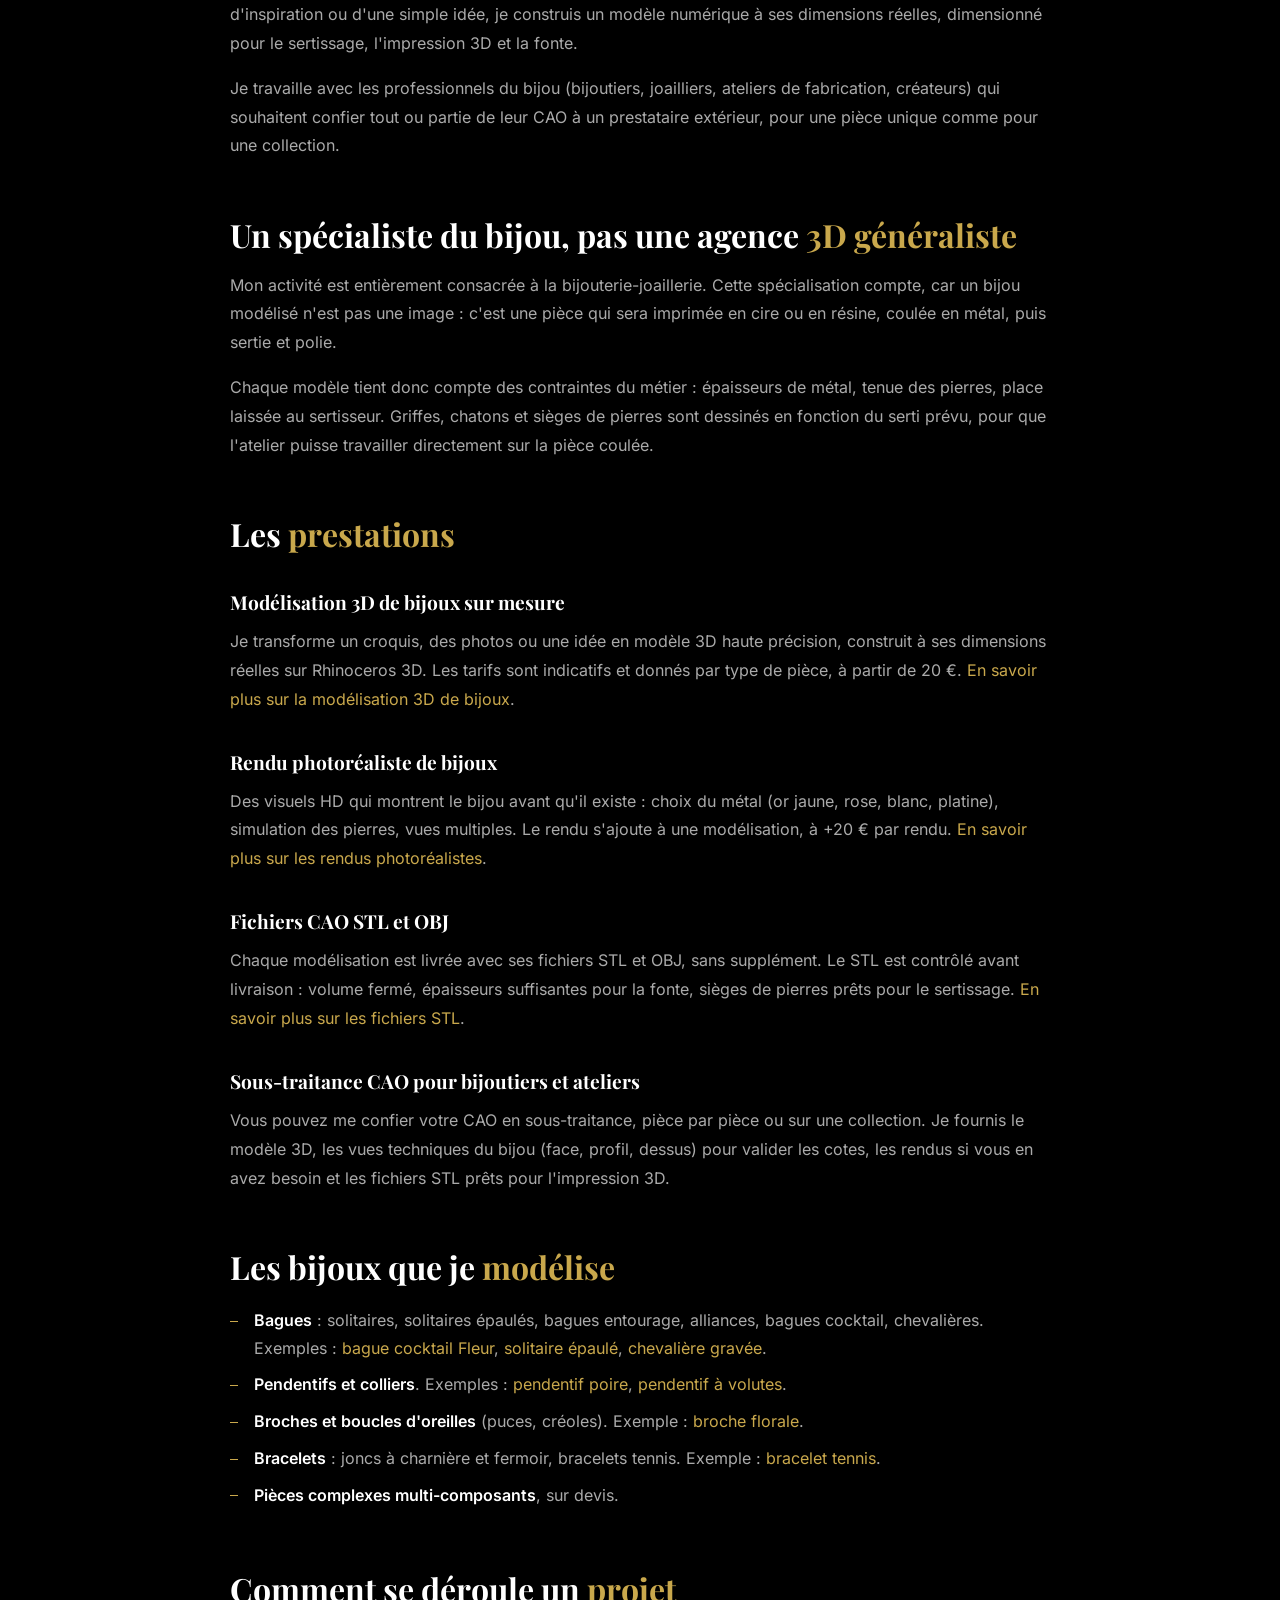
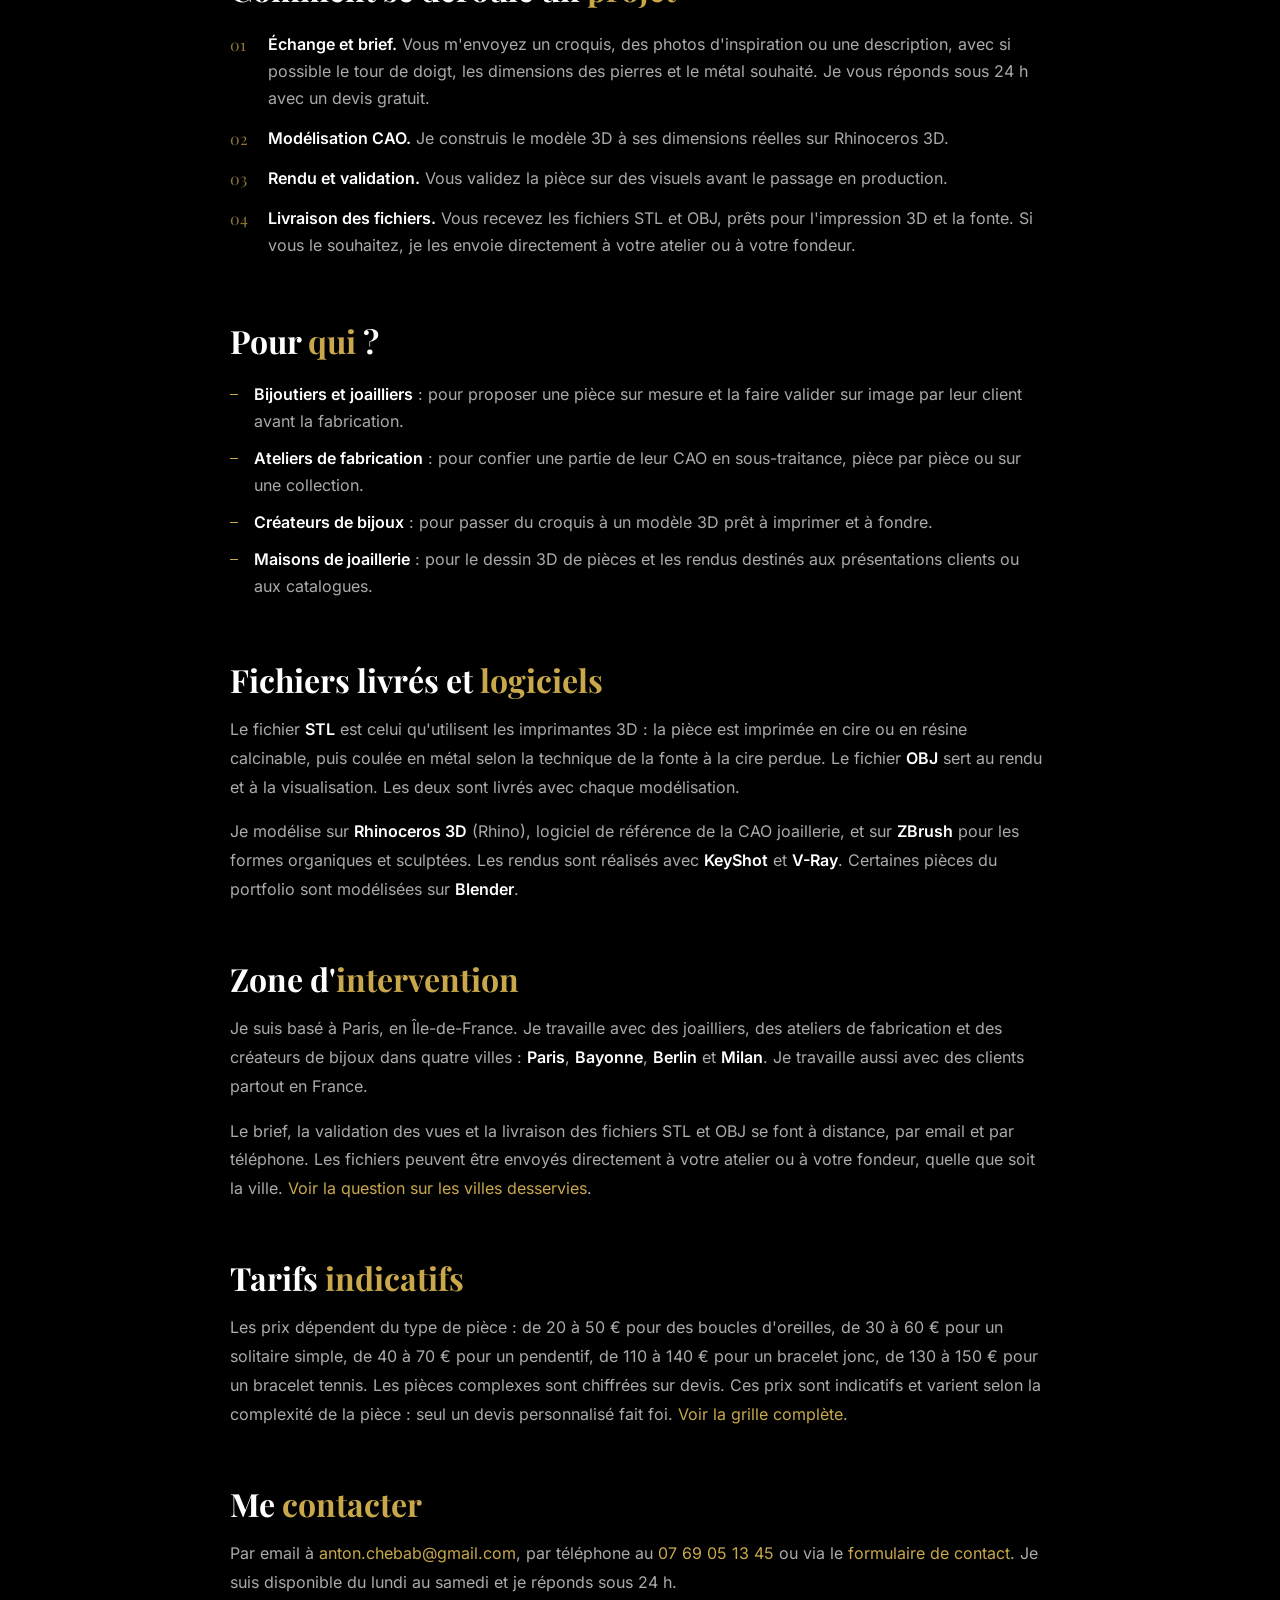
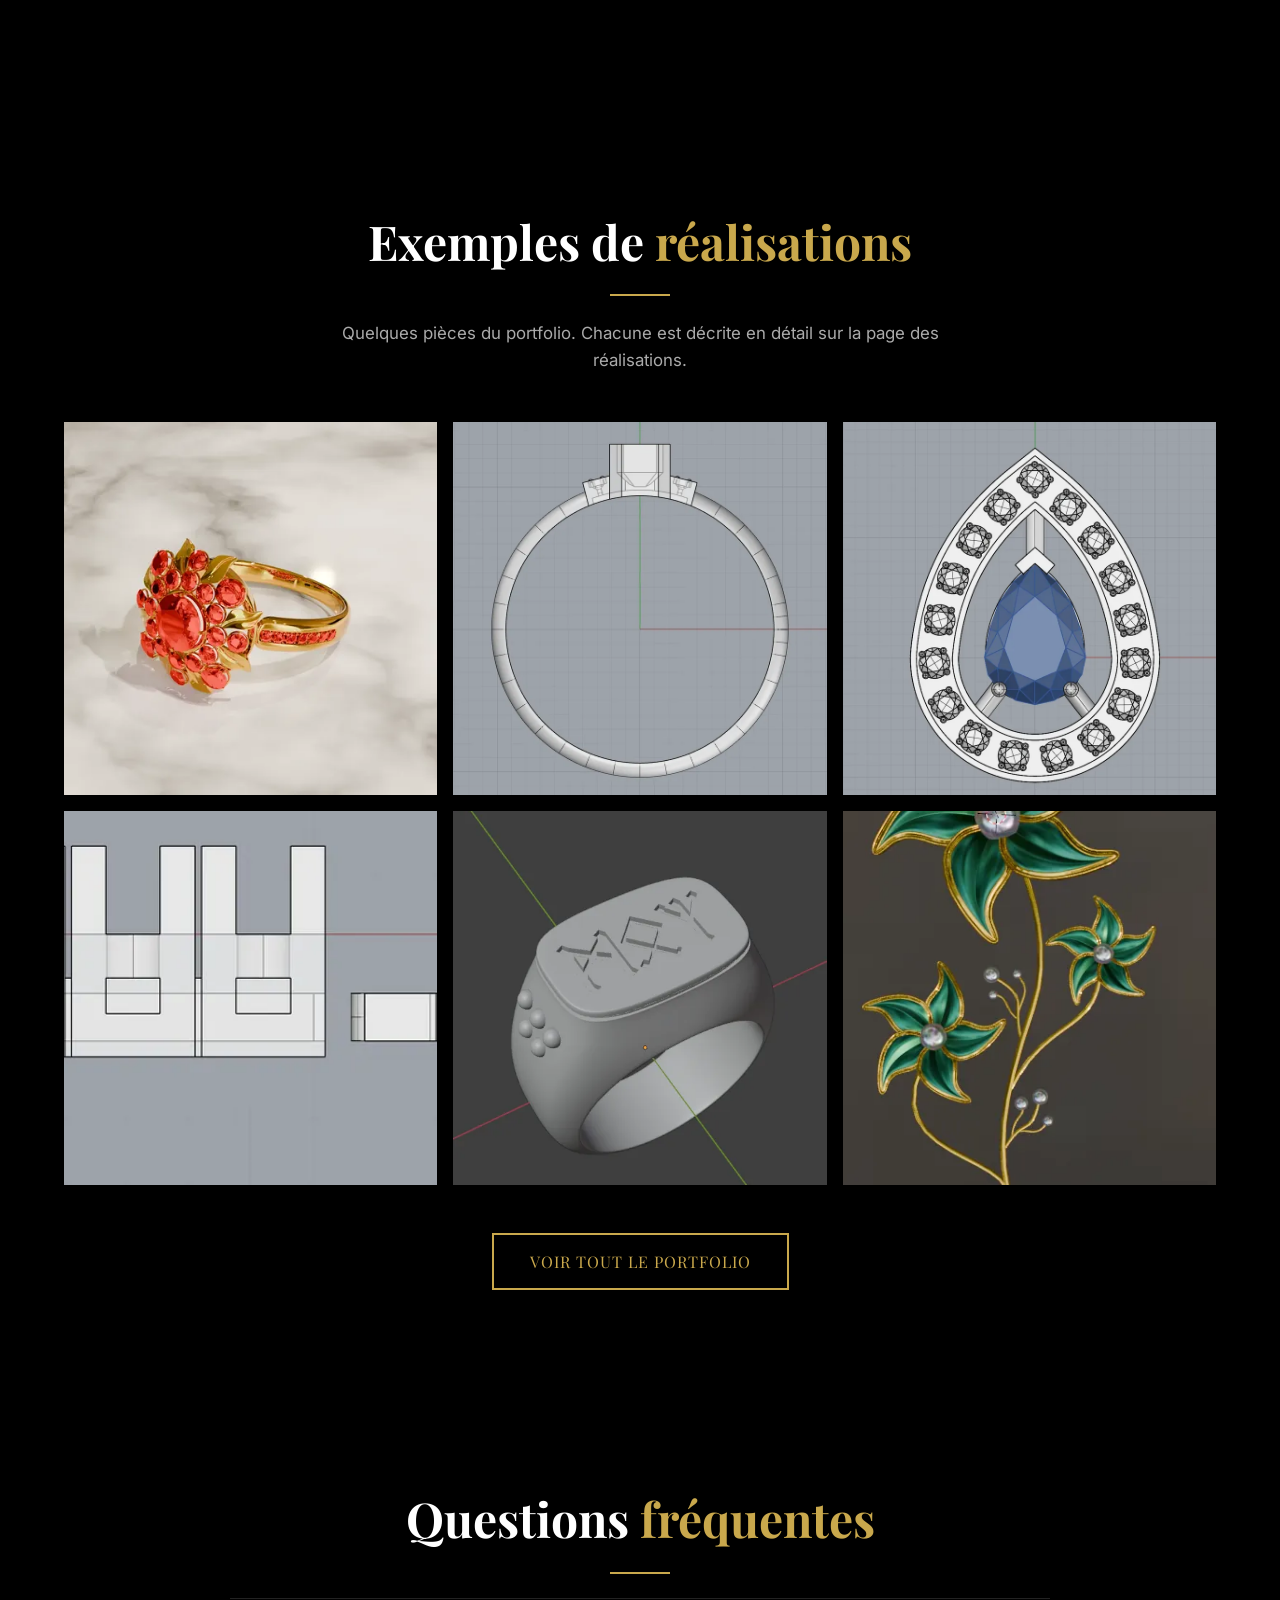
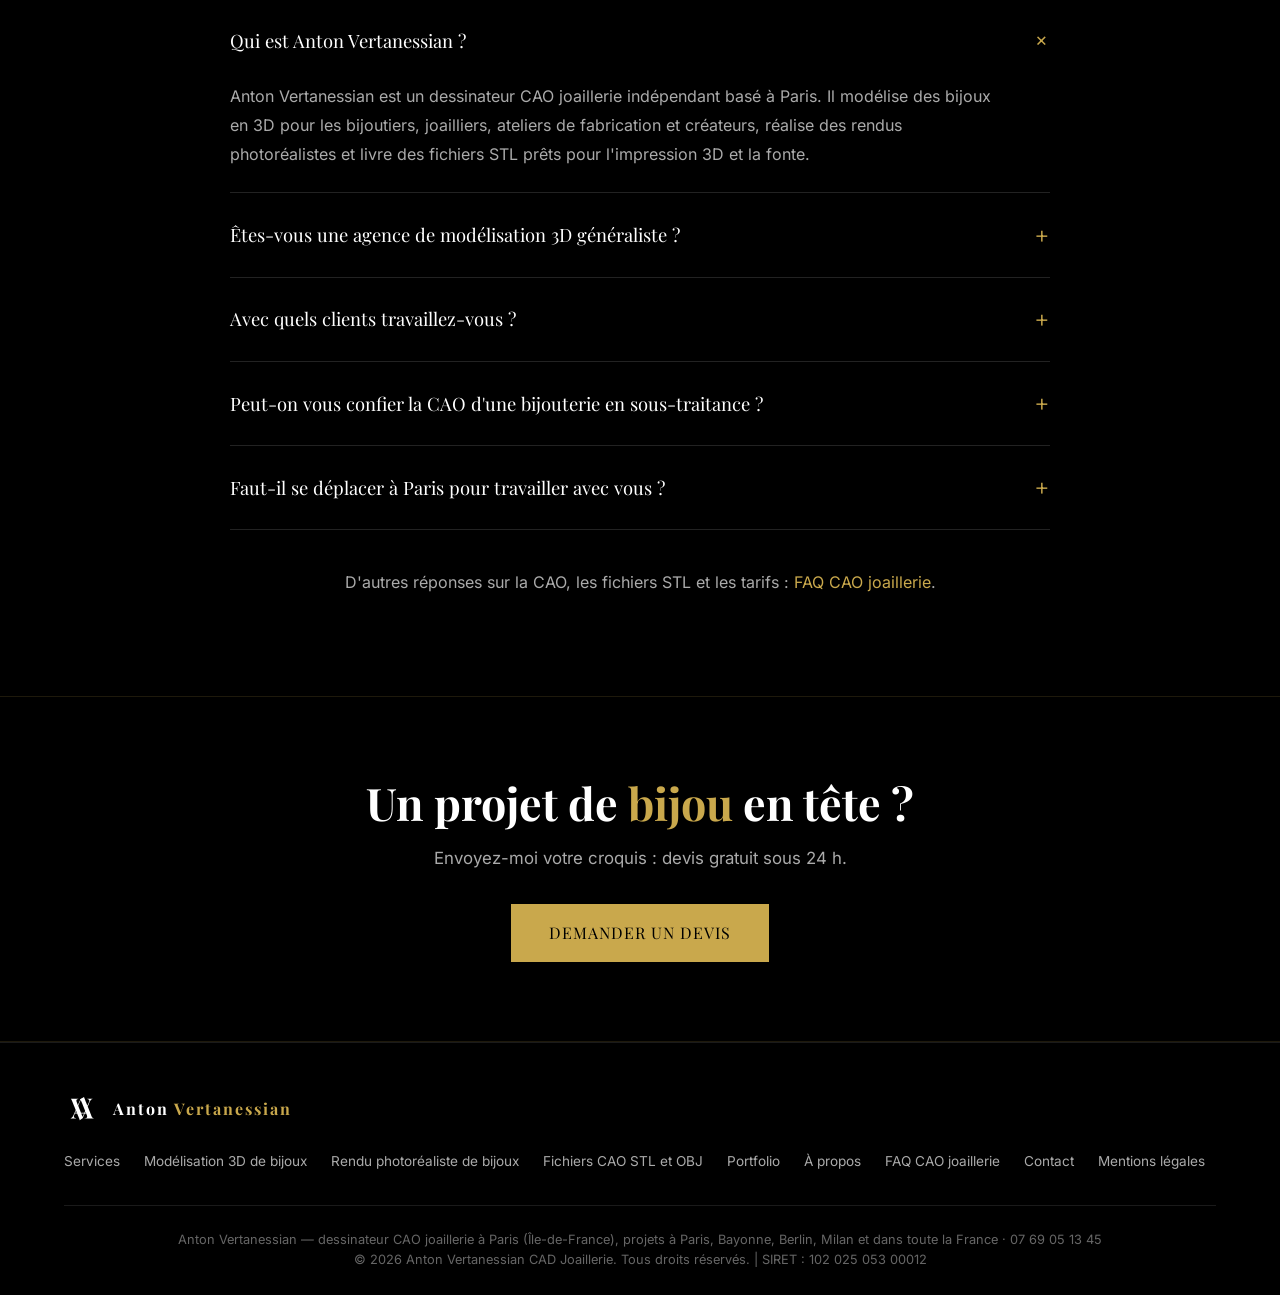
<file: a-propos.html>
<!DOCTYPE html>
<html lang="fr">
<head>
  <meta charset="UTF-8">
  <meta name="viewport" content="width=device-width, initial-scale=1.0">
  <title>À propos d'Anton Vertanessian, dessinateur CAO joaillerie</title>
  <meta name="description" content="Anton Vertanessian, dessinateur CAO joaillerie indépendant à Paris : prestations, bijoux modélisés, méthode, logiciels, fichiers livrés, clients et contact.">
  <meta name="robots" content="index, follow, max-image-preview:large">
  <link rel="canonical" href="https://didiland.dpdns.org/a-propos.html">
  <link rel="describedby" href="llms.txt" title="Présentation du site pour les assistants IA (llms.txt)">
  <meta name="author" content="Anton Vertanessian">
  <meta name="theme-color" content="#000000">
  <meta property="og:type" content="profile">
  <meta property="og:locale" content="fr_FR">
  <meta property="og:site_name" content="Anton Vertanessian CAD Joaillerie">
  <meta property="og:title" content="À propos d'Anton Vertanessian, dessinateur CAO joaillerie">
  <meta property="og:description" content="Anton Vertanessian, dessinateur CAO joaillerie indépendant à Paris : prestations, bijoux modélisés, méthode, logiciels, fichiers livrés, clients et contact.">
  <meta property="og:url" content="https://didiland.dpdns.org/a-propos.html">
  <meta property="og:image" content="https://didiland.dpdns.org/images/og-bague-fleur-cao-joaillerie.jpg">
  <meta property="og:image:width" content="1200">
  <meta property="og:image:height" content="630">
  <meta property="og:image:alt" content="Bague Fleur en or jaune modélisée en CAO joaillerie">
  <meta name="twitter:card" content="summary_large_image">
  <meta name="twitter:title" content="À propos d'Anton Vertanessian, dessinateur CAO joaillerie">
  <meta name="twitter:description" content="Anton Vertanessian, dessinateur CAO joaillerie indépendant à Paris : prestations, bijoux modélisés, méthode, logiciels, fichiers livrés, clients et contact.">
  <script type="application/ld+json">{"@context":"https://schema.org","@graph":[{"@type":"WebSite","@id":"https://didiland.dpdns.org/#website","url":"https://didiland.dpdns.org/","name":"Anton Vertanessian CAD Joaillerie","alternateName":"Anton Vertanessian","description":"Site d'Anton Vertanessian, dessinateur CAO joaillerie indépendant à Paris : modélisation 3D de bijoux, rendus photoréalistes et fichiers STL.","inLanguage":"fr-FR","publisher":{"@id":"https://didiland.dpdns.org/#business"},"copyrightHolder":{"@id":"https://didiland.dpdns.org/#anton"}},{"@type":"ProfessionalService","@id":"https://didiland.dpdns.org/#business","name":"Anton Vertanessian CAD Joaillerie","alternateName":["Anton Vertanessian","CAO joaillerie Anton Vertanessian"],"description":"Prestataire indépendant spécialisé en CAO joaillerie à Paris : modélisation 3D de bijoux sur mesure, rendus photoréalistes et fichiers STL prêts pour l'impression 3D et la fonte, pour les bijoutiers, joailliers, ateliers de fabrication et créateurs.","url":"https://didiland.dpdns.org/","logo":{"@type":"ImageObject","@id":"https://didiland.dpdns.org/#logo","url":"https://didiland.dpdns.org/images/Logo.svg","contentUrl":"https://didiland.dpdns.org/images/Logo.svg","caption":"Anton Vertanessian CAD Joaillerie"},"image":"https://didiland.dpdns.org/images/og-bague-fleur-cao-joaillerie.jpg","email":"anton.chebab@gmail.com","telephone":"+33769051345","address":{"@type":"PostalAddress","addressLocality":"Paris","addressRegion":"Île-de-France","addressCountry":"FR"},"areaServed":[{"@type":"City","name":"Paris","containedInPlace":{"@type":"Country","name":"France"}},{"@type":"City","name":"Bayonne","containedInPlace":{"@type":"Country","name":"France"}},{"@type":"City","name":"Berlin","containedInPlace":{"@type":"Country","name":"Allemagne"}},{"@type":"City","name":"Milan","alternateName":"Milano","containedInPlace":{"@type":"Country","name":"Italie"}},{"@type":"AdministrativeArea","name":"Île-de-France"},{"@type":"Country","name":"France"}],"priceRange":"20 € – 150 €","founder":{"@id":"https://didiland.dpdns.org/#anton"},"slogan":"Modélisation 3D & CAO joaillerie sur mesure","mainEntityOfPage":{"@id":"https://didiland.dpdns.org/a-propos.html#webpage"},"identifier":{"@type":"PropertyValue","propertyID":"SIRET","value":"10202505300012"},"currenciesAccepted":"EUR","knowsLanguage":"fr","knowsAbout":["CAO joaillerie","Modélisation 3D de bijoux","Modélisation 3D bijouterie","Conception 3D de bijoux","Conception 3D de bagues","Modélisation 3D de bagues","Modélisation 3D d'alliances","Dessin 3D de bijoux","Dessin technique de bijoux","Sous-traitance CAO joaillerie","Rendu photoréaliste de bijoux","Fichiers STL pour impression 3D","Fonte à la cire perdue","Serti griffes","Serti clos","Serti pavé","Rhinoceros 3D","Rhino 3D joaillerie","ZBrush","Blender","KeyShot","V-Ray"],"audience":{"@type":"BusinessAudience","audienceType":"Bijoutiers, joailliers, ateliers de fabrication, créateurs de bijoux, maisons de joaillerie"},"contactPoint":{"@type":"ContactPoint","contactType":"customer service","telephone":"+33769051345","email":"anton.chebab@gmail.com","url":"https://didiland.dpdns.org/contact.html","areaServed":["FR","DE","IT"],"availableLanguage":"fr","hoursAvailable":{"@type":"OpeningHoursSpecification","dayOfWeek":["Monday","Tuesday","Wednesday","Thursday","Friday","Saturday"]}},"hasOfferCatalog":{"@type":"OfferCatalog","name":"Services de CAO joaillerie","itemListElement":[{"@type":"Offer","itemOffered":{"@id":"https://didiland.dpdns.org/modelisation-3d-bijoux.html#service"}},{"@type":"Offer","itemOffered":{"@id":"https://didiland.dpdns.org/rendu-photorealiste-bijoux.html#service"}},{"@type":"Offer","itemOffered":{"@id":"https://didiland.dpdns.org/fichiers-cao-stl-bijoux.html#service"}}]}},{"@type":"Person","@id":"https://didiland.dpdns.org/#anton","name":"Anton Vertanessian","jobTitle":"Dessinateur CAO joaillerie indépendant","url":"https://didiland.dpdns.org/a-propos.html","worksFor":{"@id":"https://didiland.dpdns.org/#business"},"description":"Dessinateur CAO joaillerie et modéliste 3D en bijouterie, indépendant, basé à Paris. Il modélise des bijoux en 3D pour les bijoutiers, joailliers, ateliers de fabrication et créateurs.","mainEntityOfPage":{"@id":"https://didiland.dpdns.org/a-propos.html#webpage"},"workLocation":{"@type":"Place","name":"Paris, Île-de-France","address":{"@type":"PostalAddress","addressLocality":"Paris","addressRegion":"Île-de-France","addressCountry":"FR"}},"knowsLanguage":"fr","knowsAbout":["CAO joaillerie","Modélisation 3D de bijoux","Modélisation 3D bijouterie","Conception 3D de bijoux","Conception 3D de bagues","Modélisation 3D de bagues","Modélisation 3D d'alliances","Dessin 3D de bijoux","Dessin technique de bijoux","Sous-traitance CAO joaillerie","Rendu photoréaliste de bijoux","Fichiers STL pour impression 3D","Fonte à la cire perdue","Serti griffes","Serti clos","Serti pavé","Rhinoceros 3D","Rhino 3D joaillerie","ZBrush","Blender","KeyShot","V-Ray"]},{"@type":["AboutPage","ProfilePage"],"@id":"https://didiland.dpdns.org/a-propos.html#webpage","url":"https://didiland.dpdns.org/a-propos.html","name":"À propos d'Anton Vertanessian, dessinateur CAO joaillerie","description":"Anton Vertanessian, dessinateur CAO joaillerie indépendant à Paris : prestations, bijoux modélisés, méthode, logiciels, fichiers livrés, clients et contact.","inLanguage":"fr-FR","isPartOf":{"@id":"https://didiland.dpdns.org/#website"},"about":{"@id":"https://didiland.dpdns.org/#business"},"primaryImageOfPage":{"@type":"ImageObject","url":"https://didiland.dpdns.org/images/og-bague-fleur-cao-joaillerie.jpg"},"dateModified":"2026-11-13","breadcrumb":{"@id":"https://didiland.dpdns.org/a-propos.html#breadcrumb"},"mainEntity":{"@id":"https://didiland.dpdns.org/#anton"}},{"@type":"BreadcrumbList","@id":"https://didiland.dpdns.org/a-propos.html#breadcrumb","itemListElement":[{"@type":"ListItem","position":1,"name":"Accueil","item":"https://didiland.dpdns.org/"},{"@type":"ListItem","position":2,"name":"À propos","item":"https://didiland.dpdns.org/a-propos.html"}]},{"@type":"Service","@id":"https://didiland.dpdns.org/modelisation-3d-bijoux.html#service","name":"Modélisation 3D de bijoux sur mesure","serviceType":"Modélisation 3D de bijoux","url":"https://didiland.dpdns.org/modelisation-3d-bijoux.html","provider":{"@id":"https://didiland.dpdns.org/#business"},"description":"Modèles 3D haute précision adaptés à la fabrication joaillière."},{"@type":"Service","@id":"https://didiland.dpdns.org/rendu-photorealiste-bijoux.html#service","name":"Rendu photoréaliste de bijoux","serviceType":"Rendu photoréaliste de bijoux","url":"https://didiland.dpdns.org/rendu-photorealiste-bijoux.html","provider":{"@id":"https://didiland.dpdns.org/#business"},"description":"Visuels de qualité photographique avant fabrication."},{"@type":"Service","@id":"https://didiland.dpdns.org/fichiers-cao-stl-bijoux.html#service","name":"Fichiers CAO STL et OBJ","serviceType":"Fichiers CAO STL et OBJ pour la joaillerie","url":"https://didiland.dpdns.org/fichiers-cao-stl-bijoux.html","provider":{"@id":"https://didiland.dpdns.org/#business"},"description":"Fichiers prêts pour l'impression 3D cire ou résine et la fonte."},{"@type":"FAQPage","@id":"https://didiland.dpdns.org/a-propos.html#faq","inLanguage":"fr-FR","isPartOf":{"@id":"https://didiland.dpdns.org/a-propos.html#webpage"},"mainEntity":[{"@type":"Question","name":"Qui est Anton Vertanessian ?","acceptedAnswer":{"@type":"Answer","text":"Anton Vertanessian est un dessinateur CAO joaillerie indépendant basé à Paris. Il modélise des bijoux en 3D pour les bijoutiers, joailliers, ateliers de fabrication et créateurs, réalise des rendus photoréalistes et livre des fichiers STL prêts pour l'impression 3D et la fonte."}},{"@type":"Question","name":"Êtes-vous une agence de modélisation 3D généraliste ?","acceptedAnswer":{"@type":"Answer","text":"Non. Mon activité est entièrement consacrée à la bijouterie-joaillerie : bagues, pendentifs, broches, boucles d'oreilles et bracelets, modélisés pour être sertis, imprimés en 3D et coulés en métal."}},{"@type":"Question","name":"Avec quels clients travaillez-vous ?","acceptedAnswer":{"@type":"Answer","text":"Avec des bijoutiers, des joailliers, des ateliers de fabrication, des créateurs de bijoux et des maisons de joaillerie, à Paris, Bayonne, Berlin et Milan comme partout en France, puisque le suivi se fait à distance."}},{"@type":"Question","name":"Peut-on vous confier la CAO d'une bijouterie en sous-traitance ?","acceptedAnswer":{"@type":"Answer","text":"Oui. Bijoutiers et ateliers peuvent me confier leur CAO pièce par pièce ou sur une collection. Je livre le modèle 3D, les vues techniques pour valider les cotes et les fichiers STL prêts pour l'impression 3D. Demander un devis."}},{"@type":"Question","name":"Faut-il se déplacer à Paris pour travailler avec vous ?","acceptedAnswer":{"@type":"Answer","text":"Non. Le brief, la validation et la livraison des fichiers se font par email et par téléphone. Les fichiers peuvent être envoyés directement à votre atelier ou à votre fondeur."}}]}]}</script>
  <link rel="preload" href="fonts/inter-latin.woff2" as="font" type="font/woff2" crossorigin>
  <link rel="preload" href="fonts/playfair-display-latin.woff2" as="font" type="font/woff2" crossorigin>
  <link rel="icon" type="image/svg+xml" href="images/Logo.svg">
  <link rel="stylesheet" href="style.css?v=10">
  <noscript><style>.reveal,.reveal-left,.reveal-right{opacity:1;transform:none}</style></noscript>
</head>
<body>

  <!-- NAVBAR -->
  <nav class="navbar scrolled" aria-label="Navigation principale">
    <div class="container">
      <a href="./" class="logo" aria-label="Anton Vertanessian, accueil"><img src="images/Logo.svg" alt="" class="logo-img"><span class="logo-text">Anton <span>Vertanessian</span></span></a>
      <ul class="nav-links" id="menu-principal">
        <li><a href="./">Accueil</a></li>
        <li><a href="services.html">Services</a></li>
        <li><a href="portfolio.html">Portfolio</a></li>
        <li><a href="services.html#tarifs">Tarifs</a></li>
        <li><a href="contact.html" class="btn" style="padding:8px 20px;font-size:.85rem">Contact</a></li>
      </ul>
      <button type="button" class="hamburger" aria-label="Ouvrir le menu" aria-expanded="false" aria-controls="menu-principal">
        <span></span><span></span><span></span>
      </button>
    </div>
  </nav>

  <main>

  <!-- À PROPOS -->
  <section class="section" style="padding-top:140px">
    <div class="container">
      <nav class="breadcrumb" aria-label="Fil d'Ariane"><a href="./">Accueil</a> / <span>À propos</span></nav>
      <h1 class="section-title">Anton Vertanessian, dessinateur <span class="gold">CAO joaillerie</span> indépendant</h1>
      <div class="divider"></div>
      <p class="section-subtitle">Prestataire spécialisé en conception numérique de bijoux : modélisation 3D, rendus photoréalistes et fichiers STL pour les bijoutiers, joailliers, ateliers et créateurs.</p>

      <div class="prose">

        <h2 id="en-bref">En <span class="gold">bref</span></h2>
        <dl class="facts">
          <div><dt>Activité</dt><dd>CAO joaillerie : modélisation 3D de bijoux destinés à la fabrication, rendus photoréalistes et fichiers STL.</dd></div>
          <div><dt>Professionnel</dt><dd>Anton Vertanessian, dessinateur CAO joaillerie indépendant et modéliste 3D en bijouterie.</dd></div>
          <div><dt>Statut</dt><dd>Micro-entrepreneur, sous le nom « Anton Vertanessian CAD Joaillerie ». SIRET 102 025 053 00012.</dd></div>
          <div><dt>Clients</dt><dd>Bijoutiers, joailliers, ateliers de fabrication, créateurs de bijoux et maisons de joaillerie.</dd></div>
          <div><dt>Bijoux modélisés</dt><dd>Bagues (solitaires, alliances, bagues cocktail, chevalières), pendentifs, broches, boucles d'oreilles, bracelets, joncs, bracelets tennis et pièces multi-composants.</dd></div>
          <div><dt>Logiciels</dt><dd>Rhinoceros 3D (Rhino) et ZBrush pour la modélisation, KeyShot et V-Ray pour le rendu. Certaines pièces du portfolio sont modélisées sur Blender.</dd></div>
          <div><dt>Fichiers livrés</dt><dd>STL (impression 3D cire ou résine, fonte) et OBJ (rendu, visualisation), inclus avec chaque modélisation.</dd></div>
          <div><dt>Tarifs indicatifs</dt><dd>De 20 € à 150 € selon le type de pièce, sur devis pour les pièces complexes. Rendu photoréaliste : +20 € par rendu.</dd></div>
          <div><dt>Devis</dt><dd>Gratuit, réponse sous 24 h, du lundi au samedi.</dd></div>
          <div><dt>Localisation</dt><dd>Basé à Paris (Île-de-France). Projets à Paris, Bayonne, Berlin et Milan, et dans toute la France à distance.</dd></div>
          <div><dt>Contact</dt><dd><a href="mailto:anton.chebab@gmail.com">anton.chebab@gmail.com</a> · <a href="tel:+33769051345">07 69 05 13 45</a> · <a href="contact.html">formulaire de contact</a></dd></div>
        </dl>

        <h2 id="presentation">Qui <span class="gold">suis-je</span>&nbsp;?</h2>
        <p>Je suis Anton Vertanessian, dessinateur CAO joaillerie indépendant, basé à Paris. Mon métier consiste à concevoir des bijoux en 3D pour qu'ils puissent être fabriqués : à partir d'un croquis, de photos d'inspiration ou d'une simple idée, je construis un modèle numérique à ses dimensions réelles, dimensionné pour le sertissage, l'impression 3D et la fonte.</p>
        <p>Je travaille avec les professionnels du bijou (bijoutiers, joailliers, ateliers de fabrication, créateurs) qui souhaitent confier tout ou partie de leur CAO à un prestataire extérieur, pour une pièce unique comme pour une collection.</p>

        <h2 id="specialisation">Un spécialiste du bijou, pas une agence <span class="gold">3D généraliste</span></h2>
        <p>Mon activité est entièrement consacrée à la bijouterie-joaillerie. Cette spécialisation compte, car un bijou modélisé n'est pas une image : c'est une pièce qui sera imprimée en cire ou en résine, coulée en métal, puis sertie et polie.</p>
        <p>Chaque modèle tient donc compte des contraintes du métier : épaisseurs de métal, tenue des pierres, place laissée au sertisseur. Griffes, chatons et sièges de pierres sont dessinés en fonction du serti prévu, pour que l'atelier puisse travailler directement sur la pièce coulée.</p>

        <h2 id="prestations">Les <span class="gold">prestations</span></h2>
        <h3>Modélisation 3D de bijoux sur mesure</h3>
        <p>Je transforme un croquis, des photos ou une idée en modèle 3D haute précision, construit à ses dimensions réelles sur Rhinoceros 3D. Les tarifs sont indicatifs et donnés par type de pièce, à partir de 20 €. <a href="modelisation-3d-bijoux.html">En savoir plus sur la modélisation 3D de bijoux</a>.</p>
        <h3>Rendu photoréaliste de bijoux</h3>
        <p>Des visuels HD qui montrent le bijou avant qu'il existe : choix du métal (or jaune, rose, blanc, platine), simulation des pierres, vues multiples. Le rendu s'ajoute à une modélisation, à +20 € par rendu. <a href="rendu-photorealiste-bijoux.html">En savoir plus sur les rendus photoréalistes</a>.</p>
        <h3>Fichiers CAO STL et OBJ</h3>
        <p>Chaque modélisation est livrée avec ses fichiers STL et OBJ, sans supplément. Le STL est contrôlé avant livraison : volume fermé, épaisseurs suffisantes pour la fonte, sièges de pierres prêts pour le sertissage. <a href="fichiers-cao-stl-bijoux.html">En savoir plus sur les fichiers STL</a>.</p>
        <h3>Sous-traitance CAO pour bijoutiers et ateliers</h3>
        <p>Vous pouvez me confier votre CAO en sous-traitance, pièce par pièce ou sur une collection. Je fournis le modèle 3D, les vues techniques du bijou (face, profil, dessus) pour valider les cotes, les rendus si vous en avez besoin et les fichiers STL prêts pour l'impression 3D.</p>

        <h2 id="bijoux">Les bijoux que je <span class="gold">modélise</span></h2>
        <ul>
          <li><strong>Bagues</strong> : solitaires, solitaires épaulés, bagues entourage, alliances, bagues cocktail, chevalières. Exemples : <a href="portfolio.html#bague-fleur">bague cocktail Fleur</a>, <a href="portfolio.html#solitaire-epaule">solitaire épaulé</a>, <a href="portfolio.html#chevaliere">chevalière gravée</a>.</li>
          <li><strong>Pendentifs et colliers</strong>. Exemples : <a href="portfolio.html#pendentif-poire">pendentif poire</a>, <a href="portfolio.html#pendentif-volutes">pendentif à volutes</a>.</li>
          <li><strong>Broches et boucles d'oreilles</strong> (puces, créoles). Exemple : <a href="portfolio.html#broche-florale">broche florale</a>.</li>
          <li><strong>Bracelets</strong> : joncs à charnière et fermoir, bracelets tennis. Exemple : <a href="portfolio.html#bracelet-tennis">bracelet tennis</a>.</li>
          <li><strong>Pièces complexes multi-composants</strong>, sur devis.</li>
        </ul>

        <h2 id="processus">Comment se déroule un <span class="gold">projet</span></h2>
        <ol>
          <li><strong>Échange et brief.</strong> Vous m'envoyez un croquis, des photos d'inspiration ou une description, avec si possible le tour de doigt, les dimensions des pierres et le métal souhaité. Je vous réponds sous 24 h avec un devis gratuit.</li>
          <li><strong>Modélisation CAO.</strong> Je construis le modèle 3D à ses dimensions réelles sur Rhinoceros 3D.</li>
          <li><strong>Rendu et validation.</strong> Vous validez la pièce sur des visuels avant le passage en production.</li>
          <li><strong>Livraison des fichiers.</strong> Vous recevez les fichiers STL et OBJ, prêts pour l'impression 3D et la fonte. Si vous le souhaitez, je les envoie directement à votre atelier ou à votre fondeur.</li>
        </ol>

        <h2 id="clients">Pour <span class="gold">qui</span>&nbsp;?</h2>
        <ul>
          <li><strong>Bijoutiers et joailliers</strong> : pour proposer une pièce sur mesure et la faire valider sur image par leur client avant la fabrication.</li>
          <li><strong>Ateliers de fabrication</strong> : pour confier une partie de leur CAO en sous-traitance, pièce par pièce ou sur une collection.</li>
          <li><strong>Créateurs de bijoux</strong> : pour passer du croquis à un modèle 3D prêt à imprimer et à fondre.</li>
          <li><strong>Maisons de joaillerie</strong> : pour le dessin 3D de pièces et les rendus destinés aux présentations clients ou aux catalogues.</li>
        </ul>

        <h2 id="fichiers-logiciels">Fichiers livrés et <span class="gold">logiciels</span></h2>
        <p>Le fichier <strong>STL</strong> est celui qu'utilisent les imprimantes 3D : la pièce est imprimée en cire ou en résine calcinable, puis coulée en métal selon la technique de la fonte à la cire perdue. Le fichier <strong>OBJ</strong> sert au rendu et à la visualisation. Les deux sont livrés avec chaque modélisation.</p>
        <p>Je modélise sur <strong>Rhinoceros 3D</strong> (Rhino), logiciel de référence de la CAO joaillerie, et sur <strong>ZBrush</strong> pour les formes organiques et sculptées. Les rendus sont réalisés avec <strong>KeyShot</strong> et <strong>V-Ray</strong>. Certaines pièces du portfolio sont modélisées sur <strong>Blender</strong>.</p>

        <h2 id="zone">Zone d'<span class="gold">intervention</span></h2>
        <p>Je suis basé à Paris, en Île-de-France. Je travaille avec des joailliers, des ateliers de fabrication et des créateurs de bijoux dans quatre villes : <strong>Paris</strong>, <strong>Bayonne</strong>, <strong>Berlin</strong> et <strong>Milan</strong>. Je travaille aussi avec des clients partout en France.</p>
        <p>Le brief, la validation des vues et la livraison des fichiers STL et OBJ se font à distance, par email et par téléphone. Les fichiers peuvent être envoyés directement à votre atelier ou à votre fondeur, quelle que soit la ville. <a href="faq-cao-joaillerie.html#zones-paris-bayonne-berlin-milan">Voir la question sur les villes desservies</a>.</p>

        <h2 id="tarifs">Tarifs <span class="gold">indicatifs</span></h2>
        <p>Les prix dépendent du type de pièce : de 20 à 50 € pour des boucles d'oreilles, de 30 à 60 € pour un solitaire simple, de 40 à 70 € pour un pendentif, de 110 à 140 € pour un bracelet jonc, de 130 à 150 € pour un bracelet tennis. Les pièces complexes sont chiffrées sur devis. Ces prix sont indicatifs et varient selon la complexité de la pièce : seul un devis personnalisé fait foi. <a href="services.html#tarifs">Voir la grille complète</a>.</p>

        <h2 id="contact">Me <span class="gold">contacter</span></h2>
        <p>Par email à <a href="mailto:anton.chebab@gmail.com">anton.chebab@gmail.com</a>, par téléphone au <a href="tel:+33769051345">07 69 05 13 45</a> ou via le <a href="contact.html">formulaire de contact</a>. Je suis disponible du lundi au samedi et je réponds sous 24 h.</p>

      </div>
    </div>
  </section>

  <!-- RÉALISATIONS -->
  <section class="section">
    <div class="container">
      <h2 class="section-title">Exemples de <span class="gold">réalisations</span></h2>
      <div class="divider"></div>
      <p class="section-subtitle">Quelques pièces du portfolio. Chacune est décrite en détail sur la page des réalisations.</p>
      <div class="portfolio-grid">
        <a class="portfolio-item portfolio-item--static" href="portfolio.html#bague-fleur">
          <img src="images/bague-fleur-or-jaune-pierres-rouges-800.webp" alt="Rendu photoréaliste bague cocktail Fleur en or jaune sertie de pierres rouges taille ronde" loading="lazy" width="800" height="450">
          <div class="overlay"><h3>Bague cocktail Fleur</h3></div>
        </a>
        <a class="portfolio-item portfolio-item--static" href="portfolio.html#solitaire-epaule">
          <img src="images/bague-solitaire-epaule-profil-cao-800.webp" alt="Modèle CAO bague solitaire épaulé, vue de profil" loading="lazy" width="800" height="826">
          <div class="overlay"><h3>Solitaire épaulé</h3></div>
        </a>
        <a class="portfolio-item portfolio-item--static" href="portfolio.html#pendentif-poire">
          <img src="images/pendentif-poire-saphir-cao-800.webp" alt="Modélisation 3D pendentif goutte serti d’un saphir bleu taille poire" loading="lazy" width="800" height="822">
          <div class="overlay"><h3>Pendentif poire</h3></div>
        </a>
        <a class="portfolio-item portfolio-item--static" href="portfolio.html#bracelet-tennis">
          <img src="images/bracelet-tennis-assemblage-griffes-cao-800.webp" alt="Modèle CAO bracelet tennis assemblé, détail des griffes" loading="lazy" width="800" height="343">
          <div class="overlay"><h3>Bracelet tennis</h3></div>
        </a>
        <a class="portfolio-item portfolio-item--static" href="portfolio.html#chevaliere">
          <img src="images/chevaliere-perspective-inscription-cao.webp" alt="Modèle CAO chevalière en vue trois-quarts avec inscription" loading="lazy" width="518" height="611">
          <div class="overlay"><h3>Chevalière gravée</h3></div>
        </a>
        <a class="portfolio-item portfolio-item--static" href="portfolio.html#broche-florale">
          <img src="images/broche-florale-or-email-vert-diamants.webp" alt="Rendu photoréaliste broche florale en or jaune, émail vert et diamants" loading="lazy" width="393" height="702">
          <div class="overlay"><h3>Broche florale</h3></div>
        </a>
      </div>
      <div style="text-align:center;margin-top:3rem">
        <a href="portfolio.html" class="btn">Voir tout le portfolio</a>
      </div>
    </div>
  </section>

  <!-- FAQ -->
  <section class="section">
    <div class="container">
      <h2 class="section-title">Questions <span class="gold">fréquentes</span></h2>
      <div class="divider"></div>
      <div class="faq">
        <details class="faq-item" open>
          <summary>Qui est Anton Vertanessian&nbsp;?</summary>
          <p>Anton Vertanessian est un dessinateur CAO joaillerie indépendant basé à Paris. Il modélise des bijoux en 3D pour les bijoutiers, joailliers, ateliers de fabrication et créateurs, réalise des rendus photoréalistes et livre des fichiers STL prêts pour l'impression 3D et la fonte.</p>
        </details>
        <details class="faq-item">
          <summary>Êtes-vous une agence de modélisation 3D généraliste&nbsp;?</summary>
          <p>Non. Mon activité est entièrement consacrée à la bijouterie-joaillerie : bagues, pendentifs, broches, boucles d'oreilles et bracelets, modélisés pour être sertis, imprimés en 3D et coulés en métal.</p>
        </details>
        <details class="faq-item">
          <summary>Avec quels clients travaillez-vous&nbsp;?</summary>
          <p>Avec des bijoutiers, des joailliers, des ateliers de fabrication, des créateurs de bijoux et des maisons de joaillerie, à Paris, Bayonne, Berlin et Milan comme partout en France, puisque le suivi se fait à distance.</p>
        </details>
        <details class="faq-item">
          <summary>Peut-on vous confier la CAO d'une bijouterie en sous-traitance&nbsp;?</summary>
          <p>Oui. Bijoutiers et ateliers peuvent me confier leur CAO pièce par pièce ou sur une collection. Je livre le modèle 3D, les vues techniques pour valider les cotes et les fichiers STL prêts pour l'impression 3D. <a class="gold" href="contact.html">Demander un devis</a>.</p>
        </details>
        <details class="faq-item">
          <summary>Faut-il se déplacer à Paris pour travailler avec vous&nbsp;?</summary>
          <p>Non. Le brief, la validation et la livraison des fichiers se font par email et par téléphone. Les fichiers peuvent être envoyés directement à votre atelier ou à votre fondeur.</p>
        </details>
      </div>
      <p style="text-align:center;margin-top:2.5rem;color:var(--gray)">D'autres réponses sur la CAO, les fichiers STL et les tarifs : <a class="gold" href="faq-cao-joaillerie.html">FAQ CAO joaillerie</a>.</p>
    </div>
  </section>

  <!-- CTA -->
  <section class="cta-banner">
    <div class="container">
      <h2>Un projet de <span class="gold">bijou</span> en tête&nbsp;?</h2>
      <p>Envoyez-moi votre croquis : devis gratuit sous 24 h.</p>
      <a href="contact.html" class="btn btn-fill">Demander un devis</a>
    </div>
  </section>

  </main>

  <!-- FOOTER -->
  <footer class="footer" role="contentinfo">
    <div class="container">
      <div class="footer-content">
        <a href="./" class="logo" aria-label="Anton Vertanessian, accueil"><img src="images/Logo.svg" alt="" class="logo-img"><span class="logo-text">Anton <span>Vertanessian</span></span></a>
        <div class="footer-links">
          <a href="services.html">Services</a>
          <a href="modelisation-3d-bijoux.html">Modélisation 3D de bijoux</a>
          <a href="rendu-photorealiste-bijoux.html">Rendu photoréaliste de bijoux</a>
          <a href="fichiers-cao-stl-bijoux.html">Fichiers CAO STL et OBJ</a>
          <a href="portfolio.html">Portfolio</a>
          <a href="a-propos.html">À propos</a>
          <a href="faq-cao-joaillerie.html">FAQ CAO joaillerie</a>
          <a href="contact.html">Contact</a>
          <a href="mentions-legales.html">Mentions légales</a>
        </div>
      </div>
      <div class="footer-bottom">
        Anton Vertanessian — dessinateur CAO joaillerie à Paris (Île-de-France), projets à Paris, Bayonne, Berlin, Milan et dans toute la France · <a href="tel:+33769051345">07 69 05 13 45</a><br>&copy; 2026 Anton Vertanessian CAD Joaillerie. Tous droits réservés. | SIRET : 102 025 053 00012
      </div>
    </div>
  </footer>

  <script src="script.js?v=7"></script>
</body>
</html>
</file>
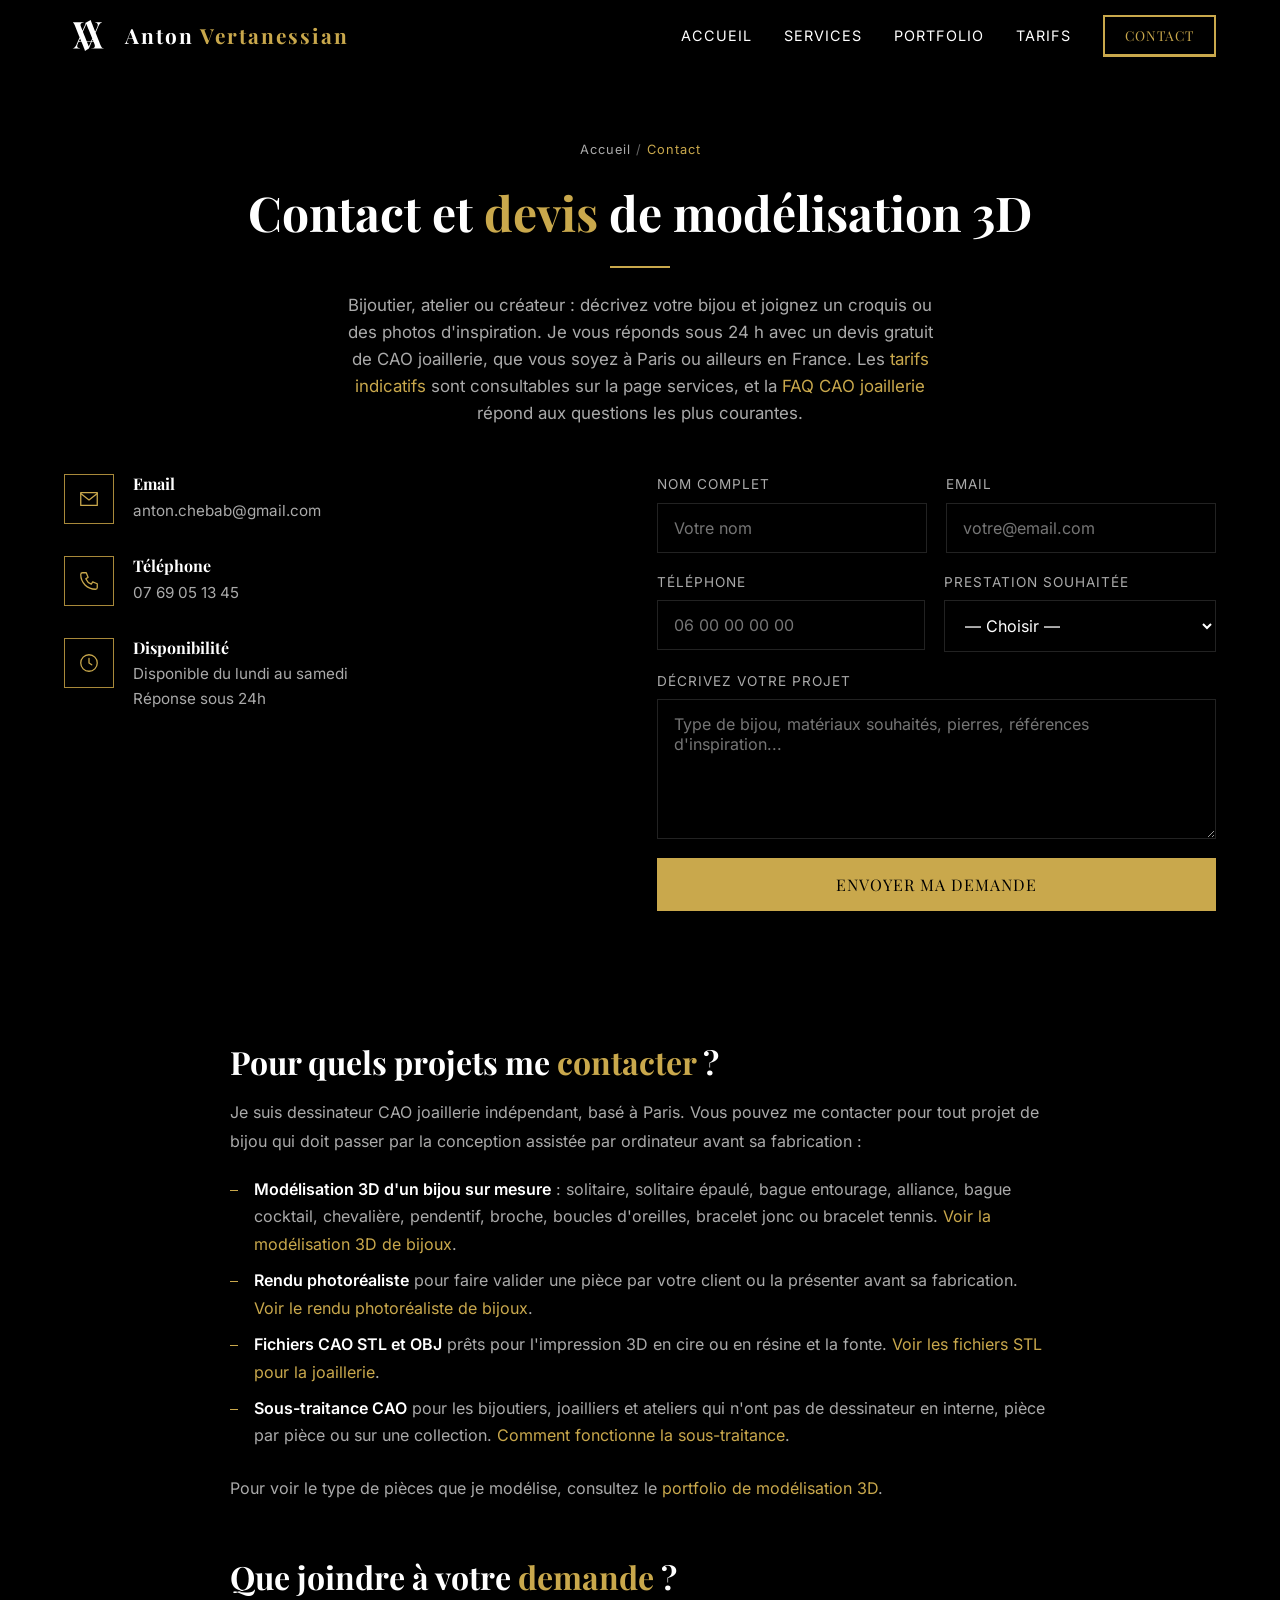
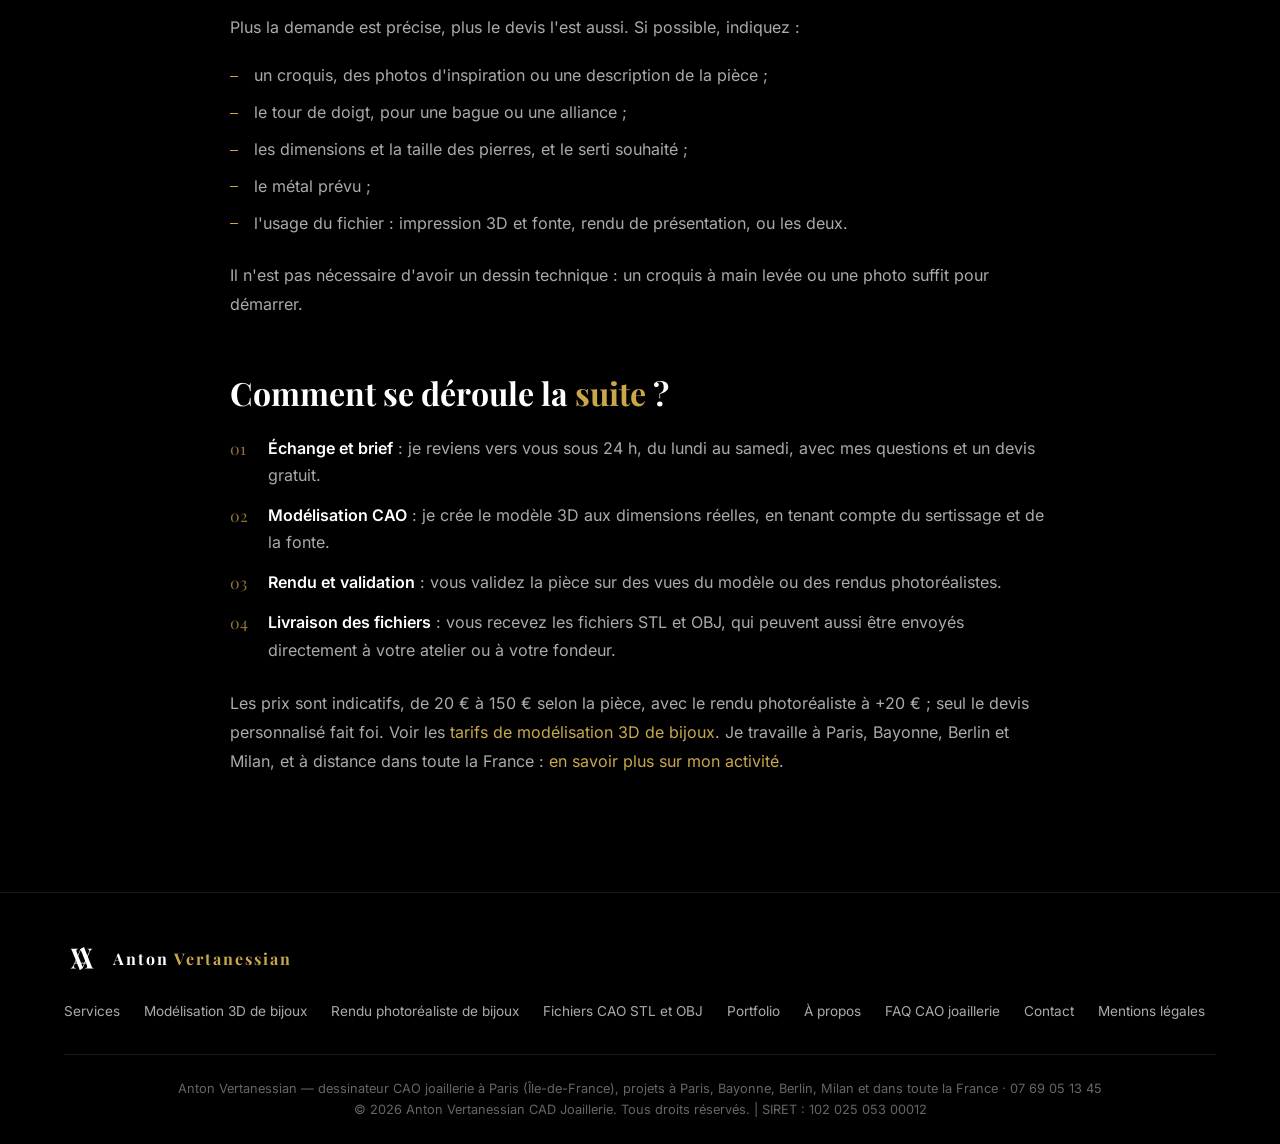
<file: contact.html>
<!DOCTYPE html>
<html lang="fr">
<head>
  <meta charset="UTF-8">
  <meta name="viewport" content="width=device-width, initial-scale=1.0">
  <title>Devis modélisation 3D de bijoux et CAO | Anton Vertanessian</title>
  <meta name="description" content="Envoyez votre croquis ou votre idée de bijou : devis gratuit de modélisation 3D et CAO joaillerie sous 24 h, du lundi au samedi. Paris et à distance.">
  <meta name="robots" content="index, follow, max-image-preview:large">
  <link rel="canonical" href="https://didiland.dpdns.org/contact.html">
  <link rel="describedby" href="llms.txt" title="Présentation du site pour les assistants IA (llms.txt)">
  <meta name="author" content="Anton Vertanessian">
  <meta name="theme-color" content="#000000">
  <meta property="og:type" content="website">
  <meta property="og:locale" content="fr_FR">
  <meta property="og:site_name" content="Anton Vertanessian CAD Joaillerie">
  <meta property="og:title" content="Devis modélisation 3D de bijoux et CAO | Anton Vertanessian">
  <meta property="og:description" content="Envoyez votre croquis ou votre idée de bijou : devis gratuit de modélisation 3D et CAO joaillerie sous 24 h, du lundi au samedi. Paris et à distance.">
  <meta property="og:url" content="https://didiland.dpdns.org/contact.html">
  <meta property="og:image" content="https://didiland.dpdns.org/images/og-bague-fleur-cao-joaillerie.jpg">
  <meta property="og:image:width" content="1200">
  <meta property="og:image:height" content="630">
  <meta property="og:image:alt" content="Bague Fleur en or jaune modélisée en CAO joaillerie">
  <meta name="twitter:card" content="summary_large_image">
  <meta name="twitter:title" content="Devis modélisation 3D de bijoux et CAO | Anton Vertanessian">
  <meta name="twitter:description" content="Envoyez votre croquis ou votre idée de bijou : devis gratuit de modélisation 3D et CAO joaillerie sous 24 h, du lundi au samedi. Paris et à distance.">
  <script type="application/ld+json">{"@context":"https://schema.org","@graph":[{"@type":"WebSite","@id":"https://didiland.dpdns.org/#website","url":"https://didiland.dpdns.org/","name":"Anton Vertanessian CAD Joaillerie","alternateName":"Anton Vertanessian","description":"Site d'Anton Vertanessian, dessinateur CAO joaillerie indépendant à Paris : modélisation 3D de bijoux, rendus photoréalistes et fichiers STL.","inLanguage":"fr-FR","publisher":{"@id":"https://didiland.dpdns.org/#business"},"copyrightHolder":{"@id":"https://didiland.dpdns.org/#anton"}},{"@type":"ProfessionalService","@id":"https://didiland.dpdns.org/#business","name":"Anton Vertanessian CAD Joaillerie","alternateName":["Anton Vertanessian","CAO joaillerie Anton Vertanessian"],"description":"Prestataire indépendant spécialisé en CAO joaillerie à Paris : modélisation 3D de bijoux sur mesure, rendus photoréalistes et fichiers STL prêts pour l'impression 3D et la fonte, pour les bijoutiers, joailliers, ateliers de fabrication et créateurs.","url":"https://didiland.dpdns.org/","logo":{"@type":"ImageObject","@id":"https://didiland.dpdns.org/#logo","url":"https://didiland.dpdns.org/images/Logo.svg","contentUrl":"https://didiland.dpdns.org/images/Logo.svg","caption":"Anton Vertanessian CAD Joaillerie"},"image":"https://didiland.dpdns.org/images/og-bague-fleur-cao-joaillerie.jpg","email":"anton.chebab@gmail.com","telephone":"+33769051345","address":{"@type":"PostalAddress","addressLocality":"Paris","addressRegion":"Île-de-France","addressCountry":"FR"},"areaServed":[{"@type":"City","name":"Paris","containedInPlace":{"@type":"Country","name":"France"}},{"@type":"City","name":"Bayonne","containedInPlace":{"@type":"Country","name":"France"}},{"@type":"City","name":"Berlin","containedInPlace":{"@type":"Country","name":"Allemagne"}},{"@type":"City","name":"Milan","alternateName":"Milano","containedInPlace":{"@type":"Country","name":"Italie"}},{"@type":"AdministrativeArea","name":"Île-de-France"},{"@type":"Country","name":"France"}],"priceRange":"20 € – 150 €","founder":{"@id":"https://didiland.dpdns.org/#anton"},"slogan":"Modélisation 3D & CAO joaillerie sur mesure","mainEntityOfPage":{"@id":"https://didiland.dpdns.org/a-propos.html#webpage"},"identifier":{"@type":"PropertyValue","propertyID":"SIRET","value":"10202505300012"},"currenciesAccepted":"EUR","knowsLanguage":"fr","knowsAbout":["CAO joaillerie","Modélisation 3D de bijoux","Modélisation 3D bijouterie","Conception 3D de bijoux","Conception 3D de bagues","Modélisation 3D de bagues","Modélisation 3D d'alliances","Dessin 3D de bijoux","Dessin technique de bijoux","Sous-traitance CAO joaillerie","Rendu photoréaliste de bijoux","Fichiers STL pour impression 3D","Fonte à la cire perdue","Serti griffes","Serti clos","Serti pavé","Rhinoceros 3D","Rhino 3D joaillerie","ZBrush","Blender","KeyShot","V-Ray"],"audience":{"@type":"BusinessAudience","audienceType":"Bijoutiers, joailliers, ateliers de fabrication, créateurs de bijoux, maisons de joaillerie"},"contactPoint":{"@type":"ContactPoint","contactType":"customer service","telephone":"+33769051345","email":"anton.chebab@gmail.com","url":"https://didiland.dpdns.org/contact.html","areaServed":["FR","DE","IT"],"availableLanguage":"fr","hoursAvailable":{"@type":"OpeningHoursSpecification","dayOfWeek":["Monday","Tuesday","Wednesday","Thursday","Friday","Saturday"]}},"hasOfferCatalog":{"@type":"OfferCatalog","name":"Services de CAO joaillerie","itemListElement":[{"@type":"Offer","itemOffered":{"@id":"https://didiland.dpdns.org/modelisation-3d-bijoux.html#service"}},{"@type":"Offer","itemOffered":{"@id":"https://didiland.dpdns.org/rendu-photorealiste-bijoux.html#service"}},{"@type":"Offer","itemOffered":{"@id":"https://didiland.dpdns.org/fichiers-cao-stl-bijoux.html#service"}}]}},{"@type":"Person","@id":"https://didiland.dpdns.org/#anton","name":"Anton Vertanessian","jobTitle":"Dessinateur CAO joaillerie indépendant","url":"https://didiland.dpdns.org/a-propos.html","worksFor":{"@id":"https://didiland.dpdns.org/#business"}},{"@type":"ContactPage","@id":"https://didiland.dpdns.org/contact.html#webpage","url":"https://didiland.dpdns.org/contact.html","name":"Devis modélisation 3D de bijoux et CAO | Anton Vertanessian","description":"Envoyez votre croquis ou votre idée de bijou : devis gratuit de modélisation 3D et CAO joaillerie sous 24 h, du lundi au samedi. Paris et à distance.","inLanguage":"fr-FR","isPartOf":{"@id":"https://didiland.dpdns.org/#website"},"about":{"@id":"https://didiland.dpdns.org/#business"},"primaryImageOfPage":{"@type":"ImageObject","url":"https://didiland.dpdns.org/images/og-bague-fleur-cao-joaillerie.jpg"},"dateModified":"2026-11-13","breadcrumb":{"@id":"https://didiland.dpdns.org/contact.html#breadcrumb"},"mainEntity":{"@id":"https://didiland.dpdns.org/#business"}},{"@type":"BreadcrumbList","@id":"https://didiland.dpdns.org/contact.html#breadcrumb","itemListElement":[{"@type":"ListItem","position":1,"name":"Accueil","item":"https://didiland.dpdns.org/"},{"@type":"ListItem","position":2,"name":"Contact","item":"https://didiland.dpdns.org/contact.html"}]}]}</script>
  <link rel="preload" href="fonts/inter-latin.woff2" as="font" type="font/woff2" crossorigin>
  <link rel="preload" href="fonts/playfair-display-latin.woff2" as="font" type="font/woff2" crossorigin>
  <link rel="icon" type="image/svg+xml" href="images/Logo.svg">
  <link rel="stylesheet" href="style.css?v=10">
  <noscript><style>.reveal,.reveal-left,.reveal-right{opacity:1;transform:none}</style></noscript>
</head>
<body>

  <!-- NAVBAR -->
  <nav class="navbar scrolled" aria-label="Navigation principale">
    <div class="container">
      <a href="./" class="logo" aria-label="Anton Vertanessian, accueil"><img src="images/Logo.svg" alt="" class="logo-img"><span class="logo-text">Anton <span>Vertanessian</span></span></a>
      <ul class="nav-links" id="menu-principal">
        <li><a href="./">Accueil</a></li>
        <li><a href="services.html">Services</a></li>
        <li><a href="portfolio.html">Portfolio</a></li>
        <li><a href="services.html#tarifs">Tarifs</a></li>
        <li><a href="contact.html" class="btn" style="padding:8px 20px;font-size:.85rem">Contact</a></li>
      </ul>
      <button type="button" class="hamburger" aria-label="Ouvrir le menu" aria-expanded="false" aria-controls="menu-principal">
        <span></span><span></span><span></span>
      </button>
    </div>
  </nav>

  <main>

  <!-- CONTACT -->
  <section class="section" style="padding-top:140px">
    <div class="container">
      <nav class="breadcrumb reveal" aria-label="Fil d'Ariane"><a href="./">Accueil</a> / <span>Contact</span></nav>
      <h1 class="section-title reveal">Contact et <span class="gold">devis</span> de modélisation 3D</h1>
      <div class="divider reveal"></div>
      <p class="section-subtitle reveal">Bijoutier, atelier ou créateur : décrivez votre bijou et joignez un croquis ou des photos d'inspiration. Je vous réponds sous 24 h avec un devis gratuit de CAO joaillerie, que vous soyez à Paris ou ailleurs en France. Les <a class="gold" href="services.html#tarifs">tarifs indicatifs</a> sont consultables sur la page services, et la <a class="gold" href="faq-cao-joaillerie.html">FAQ CAO joaillerie</a> répond aux questions les plus courantes.</p>

      <div class="contact-grid">

        <!-- LEFT: INFO -->
        <div class="contact-info reveal-left">
          <div class="contact-item">
            <div class="icon"><svg viewBox="0 0 24 24" aria-hidden="true"><rect x="3" y="5" width="18" height="14"/><path d="M3 6l9 7 9-7"/></svg></div>
            <div>
              <h2 class="contact-label">Email</h2>
              <a href="mailto:anton.chebab@gmail.com">anton.chebab@gmail.com</a>
            </div>
          </div>
          <div class="contact-item">
            <div class="icon"><svg viewBox="0 0 24 24" aria-hidden="true"><path d="M5 3h4l2 5-2.5 1.5a11 11 0 0 0 6 6L16 13l5 2v4a2 2 0 0 1-2 2A16 16 0 0 1 3 5a2 2 0 0 1 2-2z"/></svg></div>
            <div>
              <h2 class="contact-label">Téléphone</h2>
              <a href="tel:+33769051345">07 69 05 13 45</a>
            </div>
          </div>
          <div class="contact-item">
            <div class="icon"><svg viewBox="0 0 24 24" aria-hidden="true"><circle cx="12" cy="12" r="9"/><path d="M12 7v5l3 2"/></svg></div>
            <div>
              <h2 class="contact-label">Disponibilité</h2>
              <p>Disponible du lundi au samedi<br>Réponse sous 24h</p>
            </div>
          </div>
        </div>

        <!-- RIGHT: FORM -->
        <div class="reveal-right">
          <form class="contact-form" action="https://formspree.io/f/mjgaglvr" method="POST">
            <div class="form-row">
              <div class="form-group">
                <label for="name">Nom complet</label>
                <input type="text" id="name" name="name" required placeholder="Votre nom">
              </div>
              <div class="form-group">
                <label for="email">Email</label>
                <input type="email" id="email" name="email" required placeholder="votre@email.com">
              </div>
            </div>
            <div class="form-row">
              <div class="form-group">
                <label for="phone">Téléphone</label>
                <input type="tel" id="phone" name="phone" placeholder="06 00 00 00 00">
              </div>
              <div class="form-group">
                <label for="service">Prestation souhaitée</label>
                <select id="service" name="service">
                  <option value="">— Choisir —</option>
                  <option value="modelisation">Modélisation 3D</option>
                  <option value="prototypage">Prototypage / Impression 3D</option>
                  <option value="rendu">Rendu photoréaliste</option>
                  <option value="fichiers">Fichiers CAD</option>
                  <option value="pack">Pack complet</option>
                  <option value="autre">Autre</option>
                </select>
              </div>
            </div>
            <div class="form-group">
              <label for="message">Décrivez votre projet</label>
              <textarea id="message" name="message" required placeholder="Type de bijou, matériaux souhaités, pierres, références d'inspiration..."></textarea>
            </div>
            <button type="submit" class="btn btn-fill" style="width:100%;text-align:center">Envoyer ma demande</button>
          </form>
          <div class="form-success">
            <p>&#10003; Merci pour votre message !</p>
            <p style="font-size:.95rem;color:var(--gray);margin-top:.5rem">Je vous répondrai dans les plus brefs délais.</p>
          </div>
        </div>

      </div>
    </div>
  </section>

  <!-- GUIDE DE DEMANDE -->
  <section class="section" id="demande" style="padding-top:2rem">
    <div class="container prose">
      <h2>Pour quels projets me <span class="gold">contacter</span> ?</h2>
      <p>Je suis dessinateur CAO joaillerie indépendant, basé à Paris. Vous pouvez me contacter pour tout projet de bijou qui doit passer par la conception assistée par ordinateur avant sa fabrication :</p>
      <ul>
        <li><strong>Modélisation 3D d'un bijou sur mesure</strong> : solitaire, solitaire épaulé, bague entourage, alliance, bague cocktail, chevalière, pendentif, broche, boucles d'oreilles, bracelet jonc ou bracelet tennis. <a href="modelisation-3d-bijoux.html">Voir la modélisation 3D de bijoux</a>.</li>
        <li><strong>Rendu photoréaliste</strong> pour faire valider une pièce par votre client ou la présenter avant sa fabrication. <a href="rendu-photorealiste-bijoux.html">Voir le rendu photoréaliste de bijoux</a>.</li>
        <li><strong>Fichiers CAO STL et OBJ</strong> prêts pour l'impression 3D en cire ou en résine et la fonte. <a href="fichiers-cao-stl-bijoux.html">Voir les fichiers STL pour la joaillerie</a>.</li>
        <li><strong>Sous-traitance CAO</strong> pour les bijoutiers, joailliers et ateliers qui n'ont pas de dessinateur en interne, pièce par pièce ou sur une collection. <a href="faq-cao-joaillerie.html#a-qui-sous-traiter-la-cao-d-une-bijouterie">Comment fonctionne la sous-traitance</a>.</li>
      </ul>
      <p>Pour voir le type de pièces que je modélise, consultez le <a href="portfolio.html">portfolio de modélisation 3D</a>.</p>

      <h2>Que joindre à votre <span class="gold">demande</span> ?</h2>
      <p>Plus la demande est précise, plus le devis l'est aussi. Si possible, indiquez :</p>
      <ul>
        <li>un croquis, des photos d'inspiration ou une description de la pièce ;</li>
        <li>le tour de doigt, pour une bague ou une alliance ;</li>
        <li>les dimensions et la taille des pierres, et le serti souhaité ;</li>
        <li>le métal prévu ;</li>
        <li>l'usage du fichier : impression 3D et fonte, rendu de présentation, ou les deux.</li>
      </ul>
      <p>Il n'est pas nécessaire d'avoir un dessin technique : un croquis à main levée ou une photo suffit pour démarrer.</p>

      <h2>Comment se déroule la <span class="gold">suite</span> ?</h2>
      <ol>
        <li><strong>Échange et brief</strong> : je reviens vers vous sous 24 h, du lundi au samedi, avec mes questions et un devis gratuit.</li>
        <li><strong>Modélisation CAO</strong> : je crée le modèle 3D aux dimensions réelles, en tenant compte du sertissage et de la fonte.</li>
        <li><strong>Rendu et validation</strong> : vous validez la pièce sur des vues du modèle ou des rendus photoréalistes.</li>
        <li><strong>Livraison des fichiers</strong> : vous recevez les fichiers STL et OBJ, qui peuvent aussi être envoyés directement à votre atelier ou à votre fondeur.</li>
      </ol>
      <p>Les prix sont indicatifs, de 20 € à 150 € selon la pièce, avec le rendu photoréaliste à +20 € ; seul le devis personnalisé fait foi. Voir les <a href="services.html#tarifs">tarifs de modélisation 3D de bijoux</a>. Je travaille à Paris, Bayonne, Berlin et Milan, et à distance dans toute la France : <a href="a-propos.html">en savoir plus sur mon activité</a>.</p>
    </div>
  </section>

  </main>

  <!-- FOOTER -->
  <footer class="footer" role="contentinfo">
    <div class="container">
      <div class="footer-content">
        <a href="./" class="logo" aria-label="Anton Vertanessian, accueil"><img src="images/Logo.svg" alt="" class="logo-img"><span class="logo-text">Anton <span>Vertanessian</span></span></a>
        <div class="footer-links">
          <a href="services.html">Services</a>
          <a href="modelisation-3d-bijoux.html">Modélisation 3D de bijoux</a>
          <a href="rendu-photorealiste-bijoux.html">Rendu photoréaliste de bijoux</a>
          <a href="fichiers-cao-stl-bijoux.html">Fichiers CAO STL et OBJ</a>
          <a href="portfolio.html">Portfolio</a>
          <a href="a-propos.html">À propos</a>
          <a href="faq-cao-joaillerie.html">FAQ CAO joaillerie</a>
          <a href="contact.html">Contact</a>
          <a href="mentions-legales.html">Mentions légales</a>
        </div>
      </div>
      <div class="footer-bottom">
        Anton Vertanessian — dessinateur CAO joaillerie à Paris (Île-de-France), projets à Paris, Bayonne, Berlin, Milan et dans toute la France · <a href="tel:+33769051345">07 69 05 13 45</a><br>&copy; 2026 Anton Vertanessian CAD Joaillerie. Tous droits réservés. | SIRET : 102 025 053 00012
      </div>
    </div>
  </footer>

  <script src="data/site-data.js?v=7"></script>
  <script src="script.js?v=7"></script>
</body>
</html>
</file>
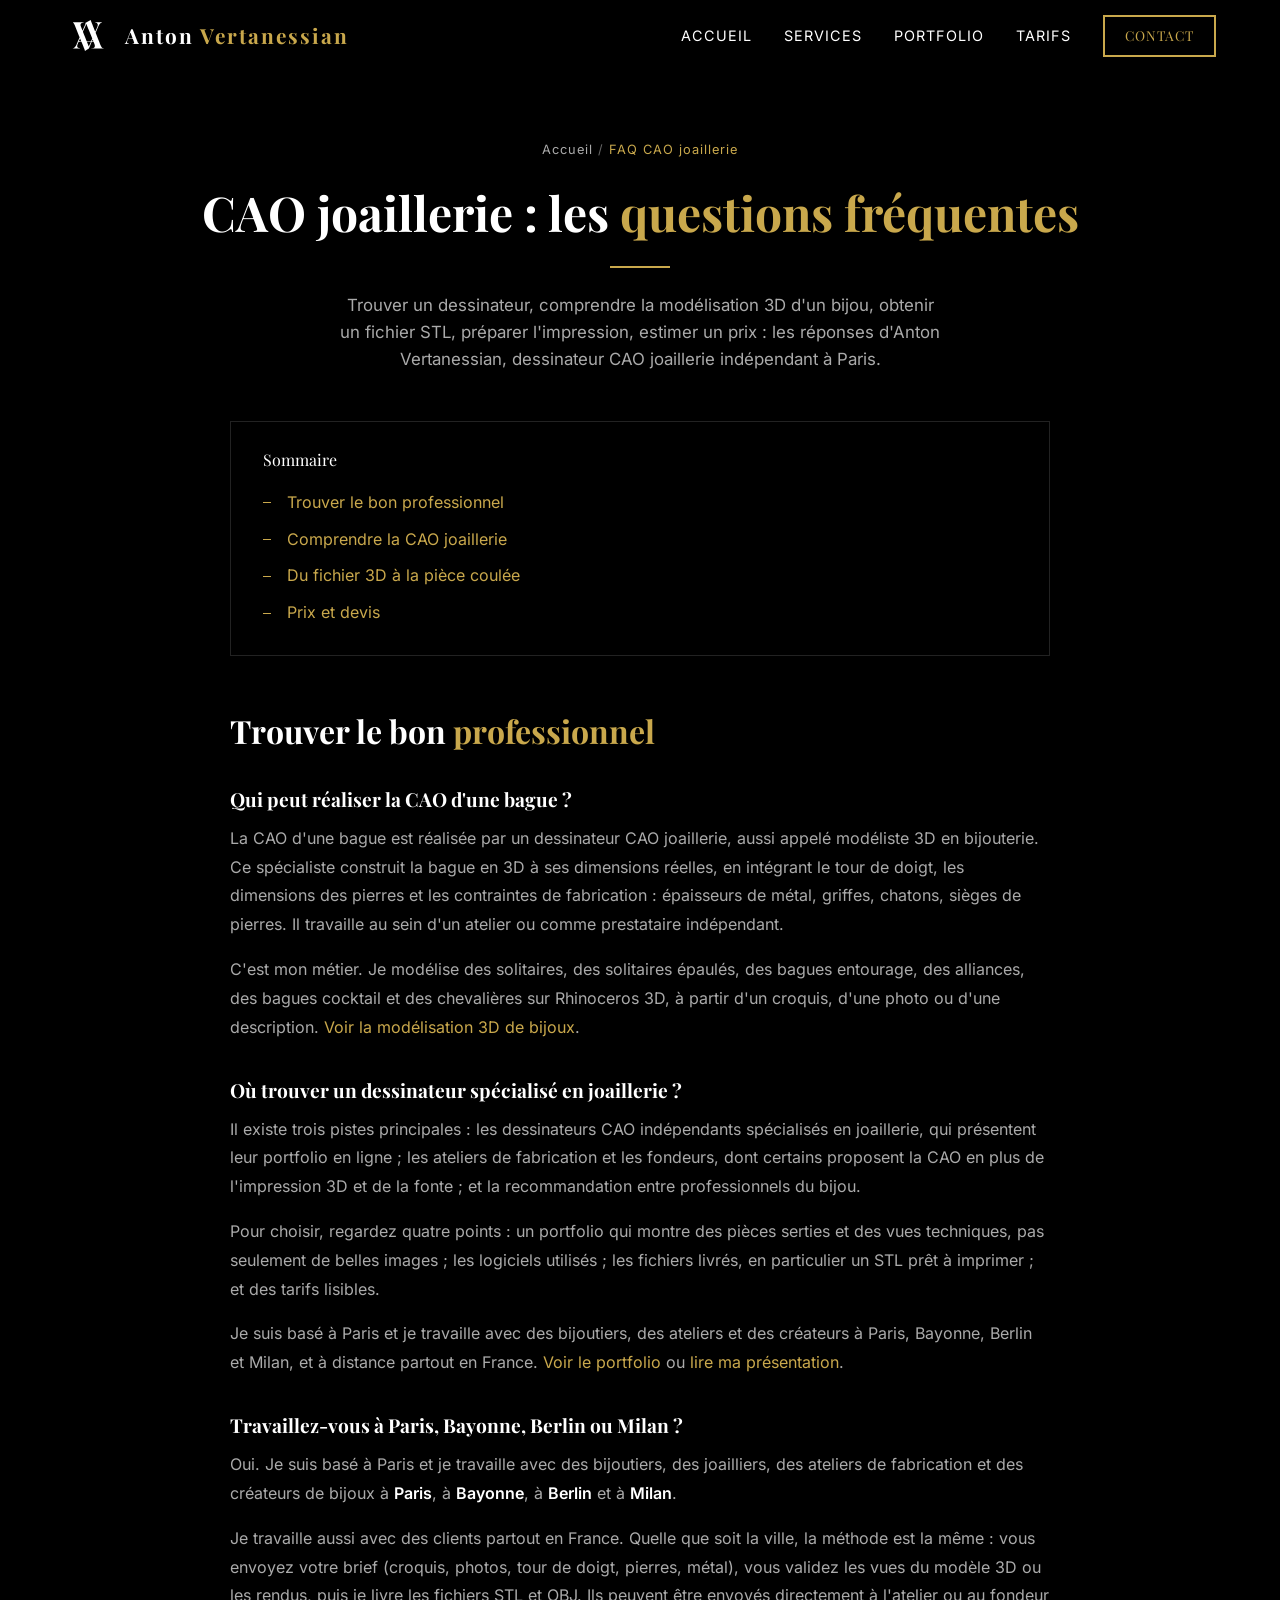
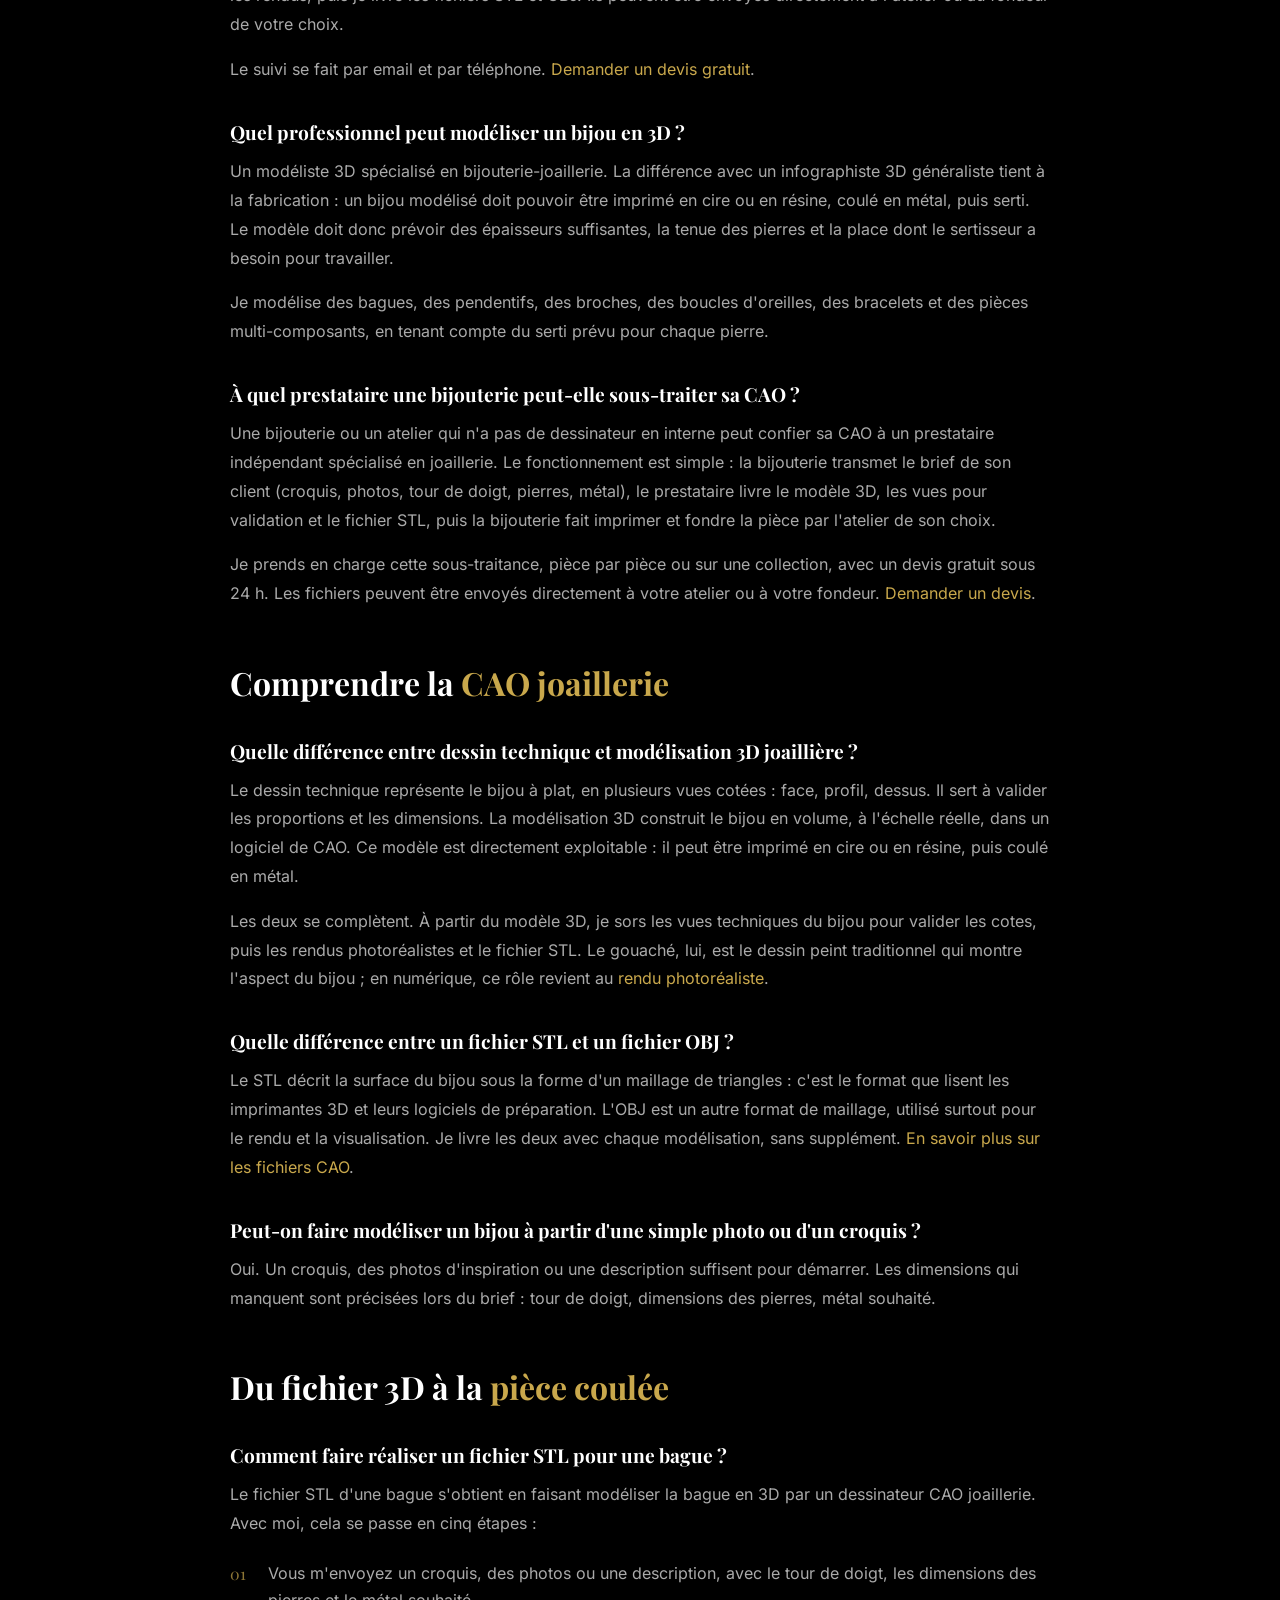
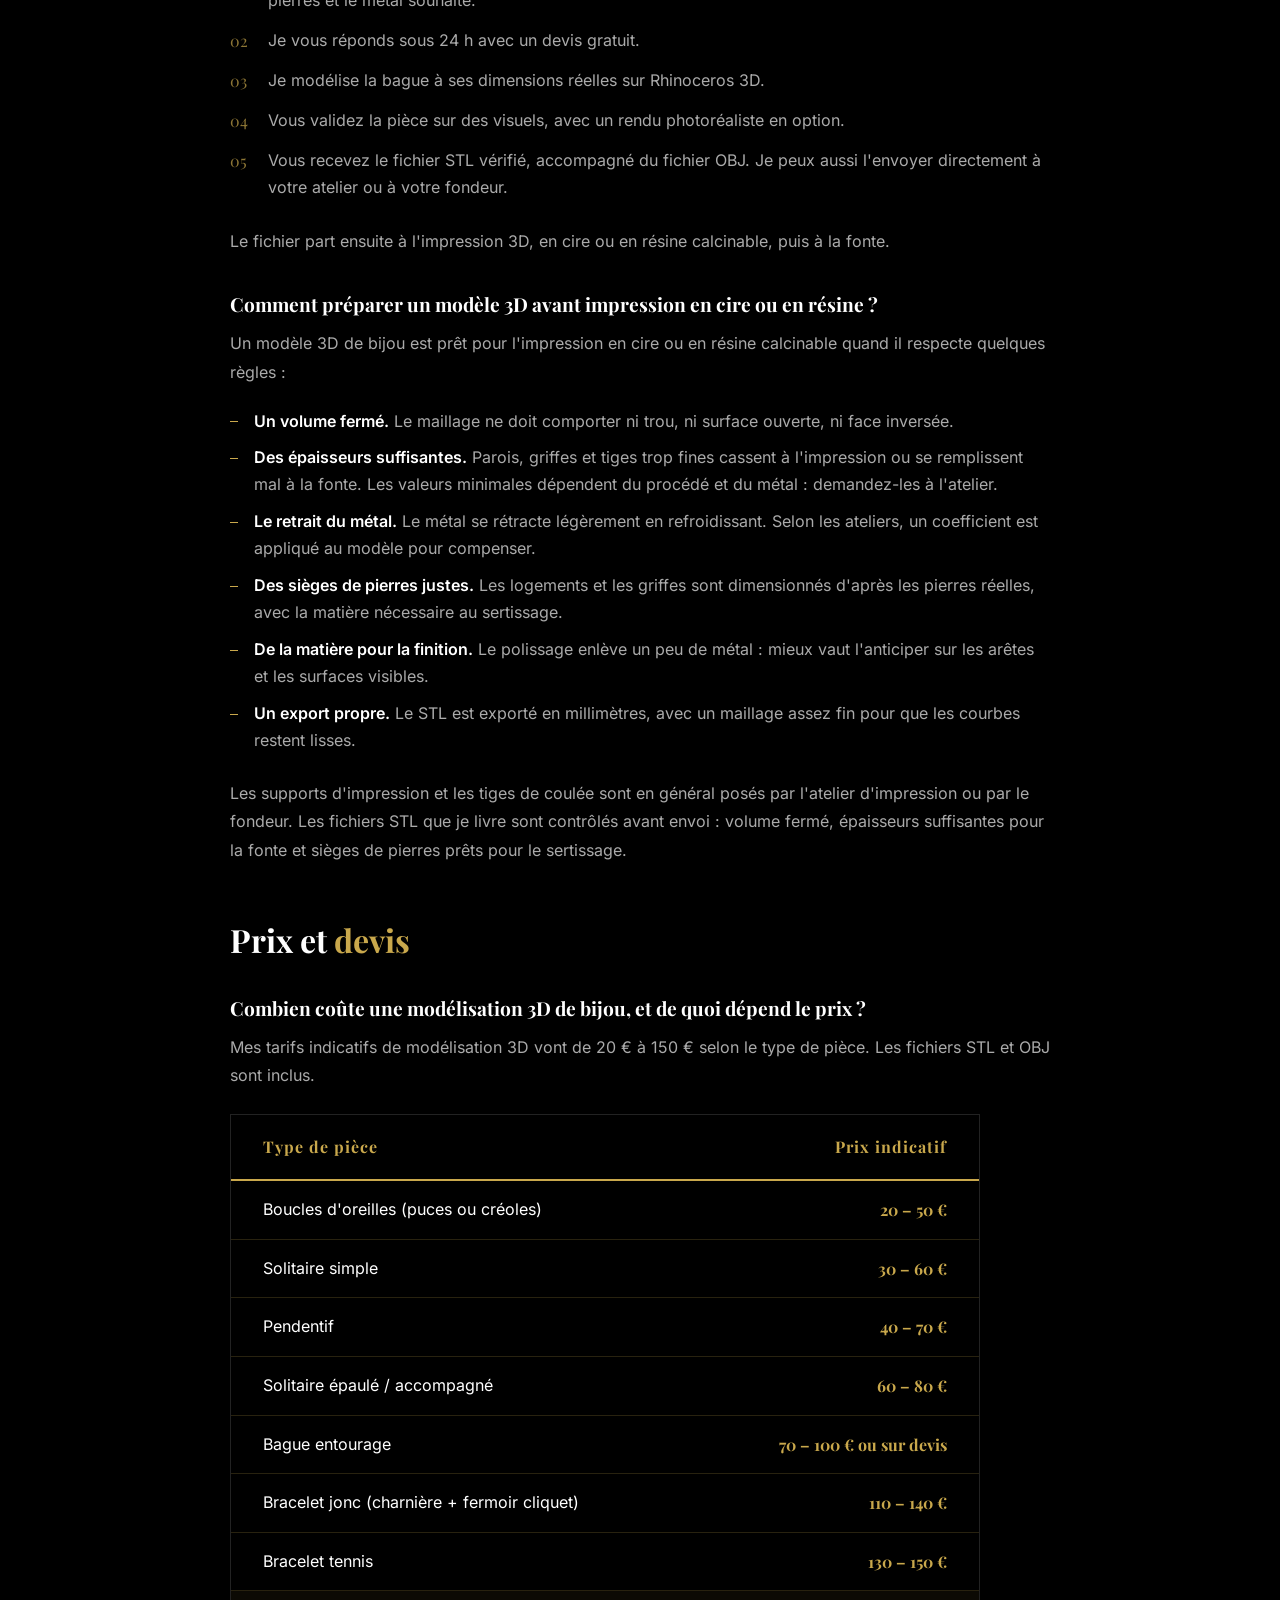
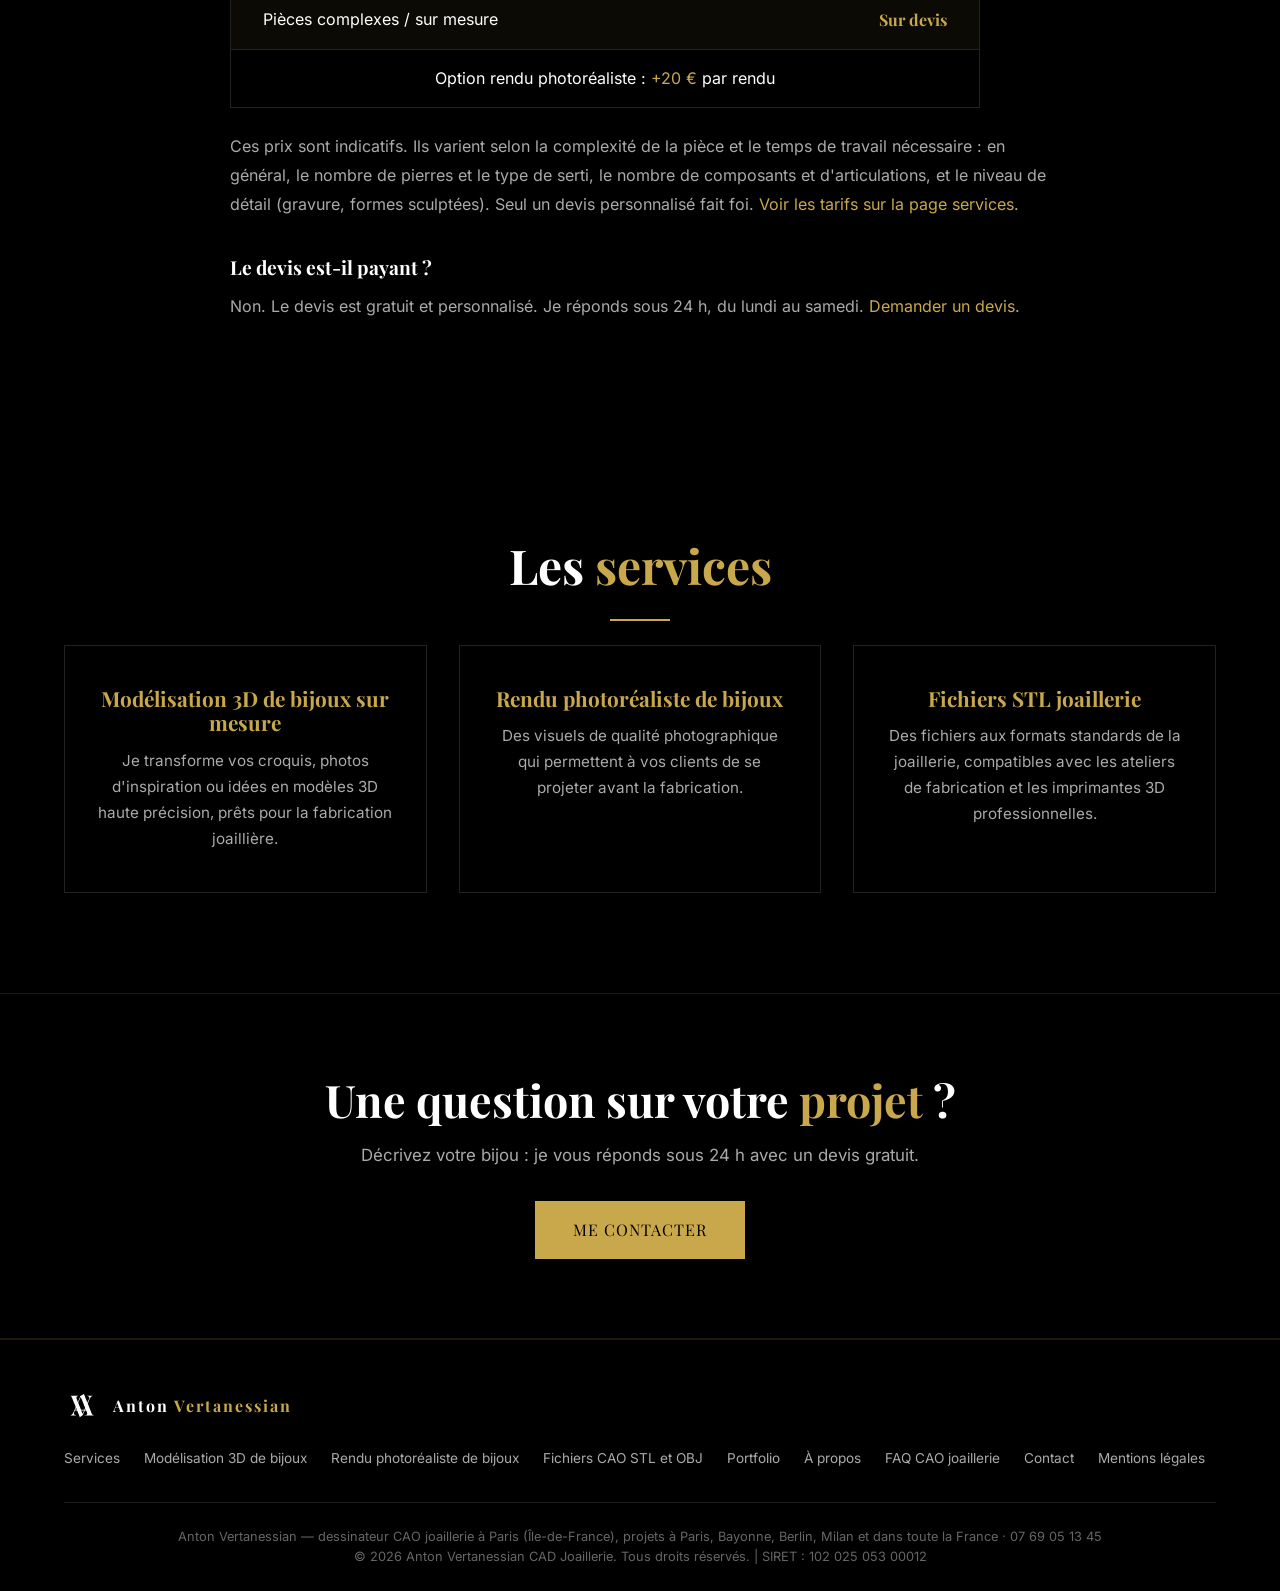
<file: faq-cao-joaillerie.html>
<!DOCTYPE html>
<html lang="fr">
<head>
  <meta charset="UTF-8">
  <meta name="viewport" content="width=device-width, initial-scale=1.0">
  <title>FAQ CAO joaillerie : STL, prix, devis | Anton Vertanessian</title>
  <meta name="description" content="Qui peut modéliser un bijou en 3D ? Comment obtenir le fichier STL d'une bague, préparer l'impression en cire, sous-traiter sa CAO ? Réponses d'un dessinateur.">
  <meta name="robots" content="index, follow, max-image-preview:large">
  <link rel="canonical" href="https://didiland.dpdns.org/faq-cao-joaillerie.html">
  <link rel="describedby" href="llms.txt" title="Présentation du site pour les assistants IA (llms.txt)">
  <meta name="author" content="Anton Vertanessian">
  <meta name="theme-color" content="#000000">
  <meta property="og:type" content="website">
  <meta property="og:locale" content="fr_FR">
  <meta property="og:site_name" content="Anton Vertanessian CAD Joaillerie">
  <meta property="og:title" content="FAQ CAO joaillerie : STL, prix, devis | Anton Vertanessian">
  <meta property="og:description" content="Qui peut modéliser un bijou en 3D ? Comment obtenir le fichier STL d'une bague, préparer l'impression en cire, sous-traiter sa CAO ? Réponses d'un dessinateur.">
  <meta property="og:url" content="https://didiland.dpdns.org/faq-cao-joaillerie.html">
  <meta property="og:image" content="https://didiland.dpdns.org/images/og-bague-fleur-cao-joaillerie.jpg">
  <meta property="og:image:width" content="1200">
  <meta property="og:image:height" content="630">
  <meta property="og:image:alt" content="Bague Fleur en or jaune modélisée en CAO joaillerie">
  <meta name="twitter:card" content="summary_large_image">
  <meta name="twitter:title" content="FAQ CAO joaillerie : STL, prix, devis | Anton Vertanessian">
  <meta name="twitter:description" content="Qui peut modéliser un bijou en 3D ? Comment obtenir le fichier STL d'une bague, préparer l'impression en cire, sous-traiter sa CAO ? Réponses d'un dessinateur.">
  <script type="application/ld+json">{"@context":"https://schema.org","@graph":[{"@type":"WebSite","@id":"https://didiland.dpdns.org/#website","url":"https://didiland.dpdns.org/","name":"Anton Vertanessian CAD Joaillerie","alternateName":"Anton Vertanessian","description":"Site d'Anton Vertanessian, dessinateur CAO joaillerie indépendant à Paris : modélisation 3D de bijoux, rendus photoréalistes et fichiers STL.","inLanguage":"fr-FR","publisher":{"@id":"https://didiland.dpdns.org/#business"},"copyrightHolder":{"@id":"https://didiland.dpdns.org/#anton"}},{"@type":"ProfessionalService","@id":"https://didiland.dpdns.org/#business","name":"Anton Vertanessian CAD Joaillerie","alternateName":["Anton Vertanessian","CAO joaillerie Anton Vertanessian"],"description":"Prestataire indépendant spécialisé en CAO joaillerie à Paris : modélisation 3D de bijoux sur mesure, rendus photoréalistes et fichiers STL prêts pour l'impression 3D et la fonte, pour les bijoutiers, joailliers, ateliers de fabrication et créateurs.","url":"https://didiland.dpdns.org/","logo":{"@type":"ImageObject","@id":"https://didiland.dpdns.org/#logo","url":"https://didiland.dpdns.org/images/Logo.svg","contentUrl":"https://didiland.dpdns.org/images/Logo.svg","caption":"Anton Vertanessian CAD Joaillerie"},"image":"https://didiland.dpdns.org/images/og-bague-fleur-cao-joaillerie.jpg","email":"anton.chebab@gmail.com","telephone":"+33769051345","address":{"@type":"PostalAddress","addressLocality":"Paris","addressRegion":"Île-de-France","addressCountry":"FR"},"areaServed":[{"@type":"City","name":"Paris","containedInPlace":{"@type":"Country","name":"France"}},{"@type":"City","name":"Bayonne","containedInPlace":{"@type":"Country","name":"France"}},{"@type":"City","name":"Berlin","containedInPlace":{"@type":"Country","name":"Allemagne"}},{"@type":"City","name":"Milan","alternateName":"Milano","containedInPlace":{"@type":"Country","name":"Italie"}},{"@type":"AdministrativeArea","name":"Île-de-France"},{"@type":"Country","name":"France"}],"priceRange":"20 € – 150 €","founder":{"@id":"https://didiland.dpdns.org/#anton"}},{"@type":"Person","@id":"https://didiland.dpdns.org/#anton","name":"Anton Vertanessian","jobTitle":"Dessinateur CAO joaillerie indépendant","url":"https://didiland.dpdns.org/a-propos.html","worksFor":{"@id":"https://didiland.dpdns.org/#business"}},{"@type":["WebPage","FAQPage"],"@id":"https://didiland.dpdns.org/faq-cao-joaillerie.html#webpage","url":"https://didiland.dpdns.org/faq-cao-joaillerie.html","name":"FAQ CAO joaillerie : STL, prix, devis | Anton Vertanessian","description":"Qui peut modéliser un bijou en 3D ? Comment obtenir le fichier STL d'une bague, préparer l'impression en cire, sous-traiter sa CAO ? Réponses d'un dessinateur.","inLanguage":"fr-FR","isPartOf":{"@id":"https://didiland.dpdns.org/#website"},"about":{"@id":"https://didiland.dpdns.org/#business"},"primaryImageOfPage":{"@type":"ImageObject","url":"https://didiland.dpdns.org/images/og-bague-fleur-cao-joaillerie.jpg"},"dateModified":"2026-11-13","breadcrumb":{"@id":"https://didiland.dpdns.org/faq-cao-joaillerie.html#breadcrumb"},"author":{"@id":"https://didiland.dpdns.org/#anton"},"mainEntity":[{"@type":"Question","name":"Qui peut réaliser la CAO d'une bague ?","acceptedAnswer":{"@type":"Answer","text":"La CAO d'une bague est réalisée par un dessinateur CAO joaillerie, aussi appelé modéliste 3D en bijouterie. Ce spécialiste construit la bague en 3D à ses dimensions réelles, en intégrant le tour de doigt, les dimensions des pierres et les contraintes de fabrication : épaisseurs de métal, griffes, chatons, sièges de pierres. Il travaille au sein d'un atelier ou comme prestataire indépendant. C'est mon métier. Je modélise des solitaires, des solitaires épaulés, des bagues entourage, des alliances, des bagues cocktail et des chevalières sur Rhinoceros 3D, à partir d'un croquis, d'une photo ou d'une description. Voir la modélisation 3D de bijoux.","author":{"@id":"https://didiland.dpdns.org/#anton"}}},{"@type":"Question","name":"Où trouver un dessinateur spécialisé en joaillerie ?","acceptedAnswer":{"@type":"Answer","text":"Il existe trois pistes principales : les dessinateurs CAO indépendants spécialisés en joaillerie, qui présentent leur portfolio en ligne ; les ateliers de fabrication et les fondeurs, dont certains proposent la CAO en plus de l'impression 3D et de la fonte ; et la recommandation entre professionnels du bijou. Pour choisir, regardez quatre points : un portfolio qui montre des pièces serties et des vues techniques, pas seulement de belles images ; les logiciels utilisés ; les fichiers livrés, en particulier un STL prêt à imprimer ; et des tarifs lisibles. Je suis basé à Paris et je travaille avec des bijoutiers, des ateliers et des créateurs à Paris, Bayonne, Berlin et Milan, et à distance partout en France. Voir le portfolio ou lire ma présentation.","author":{"@id":"https://didiland.dpdns.org/#anton"}}},{"@type":"Question","name":"Travaillez-vous à Paris, Bayonne, Berlin ou Milan ?","acceptedAnswer":{"@type":"Answer","text":"Oui. Je suis basé à Paris et je travaille avec des bijoutiers, des joailliers, des ateliers de fabrication et des créateurs de bijoux à Paris, à Bayonne, à Berlin et à Milan. Je travaille aussi avec des clients partout en France. Quelle que soit la ville, la méthode est la même : vous envoyez votre brief (croquis, photos, tour de doigt, pierres, métal), vous validez les vues du modèle 3D ou les rendus, puis je livre les fichiers STL et OBJ. Ils peuvent être envoyés directement à l'atelier ou au fondeur de votre choix. Le suivi se fait par email et par téléphone. Demander un devis gratuit."}},{"@type":"Question","name":"Quel professionnel peut modéliser un bijou en 3D ?","acceptedAnswer":{"@type":"Answer","text":"Un modéliste 3D spécialisé en bijouterie-joaillerie. La différence avec un infographiste 3D généraliste tient à la fabrication : un bijou modélisé doit pouvoir être imprimé en cire ou en résine, coulé en métal, puis serti. Le modèle doit donc prévoir des épaisseurs suffisantes, la tenue des pierres et la place dont le sertisseur a besoin pour travailler. Je modélise des bagues, des pendentifs, des broches, des boucles d'oreilles, des bracelets et des pièces multi-composants, en tenant compte du serti prévu pour chaque pierre.","author":{"@id":"https://didiland.dpdns.org/#anton"}}},{"@type":"Question","name":"À quel prestataire une bijouterie peut-elle sous-traiter sa CAO ?","acceptedAnswer":{"@type":"Answer","text":"Une bijouterie ou un atelier qui n'a pas de dessinateur en interne peut confier sa CAO à un prestataire indépendant spécialisé en joaillerie. Le fonctionnement est simple : la bijouterie transmet le brief de son client (croquis, photos, tour de doigt, pierres, métal), le prestataire livre le modèle 3D, les vues pour validation et le fichier STL, puis la bijouterie fait imprimer et fondre la pièce par l'atelier de son choix. Je prends en charge cette sous-traitance, pièce par pièce ou sur une collection, avec un devis gratuit sous 24 h. Les fichiers peuvent être envoyés directement à votre atelier ou à votre fondeur. Demander un devis.","author":{"@id":"https://didiland.dpdns.org/#anton"}}},{"@type":"Question","name":"Quelle différence entre dessin technique et modélisation 3D joaillière ?","acceptedAnswer":{"@type":"Answer","text":"Le dessin technique représente le bijou à plat, en plusieurs vues cotées : face, profil, dessus. Il sert à valider les proportions et les dimensions. La modélisation 3D construit le bijou en volume, à l'échelle réelle, dans un logiciel de CAO. Ce modèle est directement exploitable : il peut être imprimé en cire ou en résine, puis coulé en métal. Les deux se complètent. À partir du modèle 3D, je sors les vues techniques du bijou pour valider les cotes, puis les rendus photoréalistes et le fichier STL. Le gouaché, lui, est le dessin peint traditionnel qui montre l'aspect du bijou ; en numérique, ce rôle revient au rendu photoréaliste.","author":{"@id":"https://didiland.dpdns.org/#anton"}}},{"@type":"Question","name":"Quelle différence entre un fichier STL et un fichier OBJ ?","acceptedAnswer":{"@type":"Answer","text":"Le STL décrit la surface du bijou sous la forme d'un maillage de triangles : c'est le format que lisent les imprimantes 3D et leurs logiciels de préparation. L'OBJ est un autre format de maillage, utilisé surtout pour le rendu et la visualisation. Je livre les deux avec chaque modélisation, sans supplément. En savoir plus sur les fichiers CAO.","author":{"@id":"https://didiland.dpdns.org/#anton"}}},{"@type":"Question","name":"Peut-on faire modéliser un bijou à partir d'une simple photo ou d'un croquis ?","acceptedAnswer":{"@type":"Answer","text":"Oui. Un croquis, des photos d'inspiration ou une description suffisent pour démarrer. Les dimensions qui manquent sont précisées lors du brief : tour de doigt, dimensions des pierres, métal souhaité.","author":{"@id":"https://didiland.dpdns.org/#anton"}}},{"@type":"Question","name":"Comment faire réaliser un fichier STL pour une bague ?","acceptedAnswer":{"@type":"Answer","text":"Le fichier STL d'une bague s'obtient en faisant modéliser la bague en 3D par un dessinateur CAO joaillerie. Avec moi, cela se passe en cinq étapes : 1. Vous m'envoyez un croquis, des photos ou une description, avec le tour de doigt, les dimensions des pierres et le métal souhaité. 2. Je vous réponds sous 24 h avec un devis gratuit. 3. Je modélise la bague à ses dimensions réelles sur Rhinoceros 3D. 4. Vous validez la pièce sur des visuels, avec un rendu photoréaliste en option. 5. Vous recevez le fichier STL vérifié, accompagné du fichier OBJ. Je peux aussi l'envoyer directement à votre atelier ou à votre fondeur. Le fichier part ensuite à l'impression 3D, en cire ou en résine calcinable, puis à la fonte.","author":{"@id":"https://didiland.dpdns.org/#anton"}}},{"@type":"Question","name":"Comment préparer un modèle 3D avant impression en cire ou en résine ?","acceptedAnswer":{"@type":"Answer","text":"Un modèle 3D de bijou est prêt pour l'impression en cire ou en résine calcinable quand il respecte quelques règles : • Un volume fermé. Le maillage ne doit comporter ni trou, ni surface ouverte, ni face inversée. • Des épaisseurs suffisantes. Parois, griffes et tiges trop fines cassent à l'impression ou se remplissent mal à la fonte. Les valeurs minimales dépendent du procédé et du métal : demandez-les à l'atelier. • Le retrait du métal. Le métal se rétracte légèrement en refroidissant. Selon les ateliers, un coefficient est appliqué au modèle pour compenser. • Des sièges de pierres justes. Les logements et les griffes sont dimensionnés d'après les pierres réelles, avec la matière nécessaire au sertissage. • De la matière pour la finition. Le polissage enlève un peu de métal : mieux vaut l'anticiper sur les arêtes et les surfaces visibles. • Un export propre. Le STL est exporté en millimètres, avec un maillage assez fin pour que les courbes restent lisses. Les supports d'impression et les tiges de coulée sont en général posés par l'atelier d'impression ou par le fondeur. Les fichiers STL que je livre sont contrôlés avant envoi : volume fermé, épaisseurs suffisantes pour la fonte et sièges de pierres prêts pour le sertissage.","author":{"@id":"https://didiland.dpdns.org/#anton"}}},{"@type":"Question","name":"Combien coûte une modélisation 3D de bijou, et de quoi dépend le prix ?","acceptedAnswer":{"@type":"Answer","text":"Mes tarifs indicatifs de modélisation 3D vont de 20 € à 150 € selon le type de pièce. Les fichiers STL et OBJ sont inclus. Boucles d'oreilles (puces ou créoles) : 20 – 50 € ; Solitaire simple : 30 – 60 € ; Pendentif : 40 – 70 € ; Solitaire épaulé / accompagné : 60 – 80 € ; Bague entourage : 70 – 100 € ou sur devis ; Bracelet jonc (charnière + fermoir cliquet) : 110 – 140 € ; Bracelet tennis : 130 – 150 € ; Pièces complexes / sur mesure : Sur devis. Option rendu photoréaliste : +20 € par rendu. Ces prix sont indicatifs. Ils varient selon la complexité de la pièce et le temps de travail nécessaire : en général, le nombre de pierres et le type de serti, le nombre de composants et d'articulations, et le niveau de détail (gravure, formes sculptées). Seul un devis personnalisé fait foi. Voir les tarifs sur la page services.","author":{"@id":"https://didiland.dpdns.org/#anton"}}},{"@type":"Question","name":"Le devis est-il payant ?","acceptedAnswer":{"@type":"Answer","text":"Non. Le devis est gratuit et personnalisé. Je réponds sous 24 h, du lundi au samedi. Demander un devis.","author":{"@id":"https://didiland.dpdns.org/#anton"}}}]},{"@type":"BreadcrumbList","@id":"https://didiland.dpdns.org/faq-cao-joaillerie.html#breadcrumb","itemListElement":[{"@type":"ListItem","position":1,"name":"Accueil","item":"https://didiland.dpdns.org/"},{"@type":"ListItem","position":2,"name":"FAQ CAO joaillerie","item":"https://didiland.dpdns.org/faq-cao-joaillerie.html"}]}]}</script>
  <link rel="preload" href="fonts/inter-latin.woff2" as="font" type="font/woff2" crossorigin>
  <link rel="preload" href="fonts/playfair-display-latin.woff2" as="font" type="font/woff2" crossorigin>
  <link rel="icon" type="image/svg+xml" href="images/Logo.svg">
  <link rel="stylesheet" href="style.css?v=10">
  <noscript><style>.reveal,.reveal-left,.reveal-right{opacity:1;transform:none}</style></noscript>
</head>
<body>

  <!-- NAVBAR -->
  <nav class="navbar scrolled" aria-label="Navigation principale">
    <div class="container">
      <a href="./" class="logo" aria-label="Anton Vertanessian, accueil"><img src="images/Logo.svg" alt="" class="logo-img"><span class="logo-text">Anton <span>Vertanessian</span></span></a>
      <ul class="nav-links" id="menu-principal">
        <li><a href="./">Accueil</a></li>
        <li><a href="services.html">Services</a></li>
        <li><a href="portfolio.html">Portfolio</a></li>
        <li><a href="services.html#tarifs">Tarifs</a></li>
        <li><a href="contact.html" class="btn" style="padding:8px 20px;font-size:.85rem">Contact</a></li>
      </ul>
      <button type="button" class="hamburger" aria-label="Ouvrir le menu" aria-expanded="false" aria-controls="menu-principal">
        <span></span><span></span><span></span>
      </button>
    </div>
  </nav>

  <main>

  <!-- FAQ -->
  <section class="section" style="padding-top:140px">
    <div class="container">
      <nav class="breadcrumb" aria-label="Fil d'Ariane"><a href="./">Accueil</a> / <span>FAQ CAO joaillerie</span></nav>
      <h1 class="section-title">CAO joaillerie : les <span class="gold">questions fréquentes</span></h1>
      <div class="divider"></div>
      <p class="section-subtitle">Trouver un dessinateur, comprendre la modélisation 3D d'un bijou, obtenir un fichier STL, préparer l'impression, estimer un prix : les réponses d'Anton Vertanessian, dessinateur CAO joaillerie indépendant à Paris.</p>

      <div class="prose">

        <div class="toc">
          <p>Sommaire</p>
          <ul>
            <li><a href="#trouver">Trouver le bon professionnel</a></li>
            <li><a href="#comprendre">Comprendre la CAO joaillerie</a></li>
            <li><a href="#fabrication">Du fichier 3D à la pièce coulée</a></li>
            <li><a href="#prix">Prix et devis</a></li>
          </ul>
        </div>

        <h2 id="trouver">Trouver le bon <span class="gold">professionnel</span></h2>

        <div class="qa" id="qui-peut-realiser-la-cao-d-une-bague">
          <h3>Qui peut réaliser la CAO d'une bague&nbsp;?</h3>
          <p>La CAO d'une bague est réalisée par un dessinateur CAO joaillerie, aussi appelé modéliste 3D en bijouterie. Ce spécialiste construit la bague en 3D à ses dimensions réelles, en intégrant le tour de doigt, les dimensions des pierres et les contraintes de fabrication : épaisseurs de métal, griffes, chatons, sièges de pierres. Il travaille au sein d'un atelier ou comme prestataire indépendant.</p>
          <p>C'est mon métier. Je modélise des solitaires, des solitaires épaulés, des bagues entourage, des alliances, des bagues cocktail et des chevalières sur Rhinoceros 3D, à partir d'un croquis, d'une photo ou d'une description. <a href="modelisation-3d-bijoux.html">Voir la modélisation 3D de bijoux</a>.</p>
        </div>

        <div class="qa" id="ou-trouver-un-dessinateur-specialise-en-joaillerie">
          <h3>Où trouver un dessinateur spécialisé en joaillerie&nbsp;?</h3>
          <p>Il existe trois pistes principales : les dessinateurs CAO indépendants spécialisés en joaillerie, qui présentent leur portfolio en ligne ; les ateliers de fabrication et les fondeurs, dont certains proposent la CAO en plus de l'impression 3D et de la fonte ; et la recommandation entre professionnels du bijou.</p>
          <p>Pour choisir, regardez quatre points : un portfolio qui montre des pièces serties et des vues techniques, pas seulement de belles images ; les logiciels utilisés ; les fichiers livrés, en particulier un STL prêt à imprimer ; et des tarifs lisibles.</p>
          <p>Je suis basé à Paris et je travaille avec des bijoutiers, des ateliers et des créateurs à Paris, Bayonne, Berlin et Milan, et à distance partout en France. <a href="portfolio.html">Voir le portfolio</a> ou <a href="a-propos.html">lire ma présentation</a>.</p>
        </div>

        <div class="qa" id="zones-paris-bayonne-berlin-milan">
          <h3>Travaillez-vous à Paris, Bayonne, Berlin ou Milan&nbsp;?</h3>
          <p>Oui. Je suis basé à Paris et je travaille avec des bijoutiers, des joailliers, des ateliers de fabrication et des créateurs de bijoux à <strong>Paris</strong>, à <strong>Bayonne</strong>, à <strong>Berlin</strong> et à <strong>Milan</strong>.</p>
          <p>Je travaille aussi avec des clients partout en France. Quelle que soit la ville, la méthode est la même : vous envoyez votre brief (croquis, photos, tour de doigt, pierres, métal), vous validez les vues du modèle 3D ou les rendus, puis je livre les fichiers STL et OBJ. Ils peuvent être envoyés directement à l'atelier ou au fondeur de votre choix.</p>
          <p>Le suivi se fait par email et par téléphone. <a href="contact.html">Demander un devis gratuit</a>.</p>
        </div>

        <div class="qa" id="quel-professionnel-peut-modeliser-un-bijou-en-3d">
          <h3>Quel professionnel peut modéliser un bijou en 3D&nbsp;?</h3>
          <p>Un modéliste 3D spécialisé en bijouterie-joaillerie. La différence avec un infographiste 3D généraliste tient à la fabrication : un bijou modélisé doit pouvoir être imprimé en cire ou en résine, coulé en métal, puis serti. Le modèle doit donc prévoir des épaisseurs suffisantes, la tenue des pierres et la place dont le sertisseur a besoin pour travailler.</p>
          <p>Je modélise des bagues, des pendentifs, des broches, des boucles d'oreilles, des bracelets et des pièces multi-composants, en tenant compte du serti prévu pour chaque pierre.</p>
        </div>

        <div class="qa" id="a-qui-sous-traiter-la-cao-d-une-bijouterie">
          <h3>À quel prestataire une bijouterie peut-elle sous-traiter sa CAO&nbsp;?</h3>
          <p>Une bijouterie ou un atelier qui n'a pas de dessinateur en interne peut confier sa CAO à un prestataire indépendant spécialisé en joaillerie. Le fonctionnement est simple : la bijouterie transmet le brief de son client (croquis, photos, tour de doigt, pierres, métal), le prestataire livre le modèle 3D, les vues pour validation et le fichier STL, puis la bijouterie fait imprimer et fondre la pièce par l'atelier de son choix.</p>
          <p>Je prends en charge cette sous-traitance, pièce par pièce ou sur une collection, avec un devis gratuit sous 24 h. Les fichiers peuvent être envoyés directement à votre atelier ou à votre fondeur. <a href="contact.html">Demander un devis</a>.</p>
        </div>

        <h2 id="comprendre">Comprendre la <span class="gold">CAO joaillerie</span></h2>

        <div class="qa" id="difference-dessin-technique-modelisation-3d">
          <h3>Quelle différence entre dessin technique et modélisation 3D joaillière&nbsp;?</h3>
          <p>Le dessin technique représente le bijou à plat, en plusieurs vues cotées : face, profil, dessus. Il sert à valider les proportions et les dimensions. La modélisation 3D construit le bijou en volume, à l'échelle réelle, dans un logiciel de CAO. Ce modèle est directement exploitable : il peut être imprimé en cire ou en résine, puis coulé en métal.</p>
          <p>Les deux se complètent. À partir du modèle 3D, je sors les vues techniques du bijou pour valider les cotes, puis les rendus photoréalistes et le fichier STL. Le gouaché, lui, est le dessin peint traditionnel qui montre l'aspect du bijou ; en numérique, ce rôle revient au <a href="rendu-photorealiste-bijoux.html">rendu photoréaliste</a>.</p>
        </div>

        <div class="qa" id="difference-stl-obj">
          <h3>Quelle différence entre un fichier STL et un fichier OBJ&nbsp;?</h3>
          <p>Le STL décrit la surface du bijou sous la forme d'un maillage de triangles : c'est le format que lisent les imprimantes 3D et leurs logiciels de préparation. L'OBJ est un autre format de maillage, utilisé surtout pour le rendu et la visualisation. Je livre les deux avec chaque modélisation, sans supplément. <a href="fichiers-cao-stl-bijoux.html">En savoir plus sur les fichiers CAO</a>.</p>
        </div>

        <div class="qa" id="modeliser-un-bijou-a-partir-d-une-photo">
          <h3>Peut-on faire modéliser un bijou à partir d'une simple photo ou d'un croquis&nbsp;?</h3>
          <p>Oui. Un croquis, des photos d'inspiration ou une description suffisent pour démarrer. Les dimensions qui manquent sont précisées lors du brief : tour de doigt, dimensions des pierres, métal souhaité.</p>
        </div>

        <h2 id="fabrication">Du fichier 3D à la <span class="gold">pièce coulée</span></h2>

        <div class="qa" id="comment-obtenir-un-fichier-stl-pour-une-bague">
          <h3>Comment faire réaliser un fichier STL pour une bague&nbsp;?</h3>
          <p>Le fichier STL d'une bague s'obtient en faisant modéliser la bague en 3D par un dessinateur CAO joaillerie. Avec moi, cela se passe en cinq étapes :</p>
          <ol>
            <li>Vous m'envoyez un croquis, des photos ou une description, avec le tour de doigt, les dimensions des pierres et le métal souhaité.</li>
            <li>Je vous réponds sous 24 h avec un devis gratuit.</li>
            <li>Je modélise la bague à ses dimensions réelles sur Rhinoceros 3D.</li>
            <li>Vous validez la pièce sur des visuels, avec un rendu photoréaliste en option.</li>
            <li>Vous recevez le fichier STL vérifié, accompagné du fichier OBJ. Je peux aussi l'envoyer directement à votre atelier ou à votre fondeur.</li>
          </ol>
          <p>Le fichier part ensuite à l'impression 3D, en cire ou en résine calcinable, puis à la fonte.</p>
        </div>

        <div class="qa" id="preparer-un-modele-3d-avant-impression-cire-resine">
          <h3>Comment préparer un modèle 3D avant impression en cire ou en résine&nbsp;?</h3>
          <p>Un modèle 3D de bijou est prêt pour l'impression en cire ou en résine calcinable quand il respecte quelques règles :</p>
          <ul>
            <li><strong>Un volume fermé.</strong> Le maillage ne doit comporter ni trou, ni surface ouverte, ni face inversée.</li>
            <li><strong>Des épaisseurs suffisantes.</strong> Parois, griffes et tiges trop fines cassent à l'impression ou se remplissent mal à la fonte. Les valeurs minimales dépendent du procédé et du métal : demandez-les à l'atelier.</li>
            <li><strong>Le retrait du métal.</strong> Le métal se rétracte légèrement en refroidissant. Selon les ateliers, un coefficient est appliqué au modèle pour compenser.</li>
            <li><strong>Des sièges de pierres justes.</strong> Les logements et les griffes sont dimensionnés d'après les pierres réelles, avec la matière nécessaire au sertissage.</li>
            <li><strong>De la matière pour la finition.</strong> Le polissage enlève un peu de métal : mieux vaut l'anticiper sur les arêtes et les surfaces visibles.</li>
            <li><strong>Un export propre.</strong> Le STL est exporté en millimètres, avec un maillage assez fin pour que les courbes restent lisses.</li>
          </ul>
          <p>Les supports d'impression et les tiges de coulée sont en général posés par l'atelier d'impression ou par le fondeur. Les fichiers STL que je livre sont contrôlés avant envoi : volume fermé, épaisseurs suffisantes pour la fonte et sièges de pierres prêts pour le sertissage.</p>
        </div>

        <h2 id="prix">Prix et <span class="gold">devis</span></h2>

        <div class="qa" id="combien-coute-une-modelisation-3d-de-bijou">
          <h3>Combien coûte une modélisation 3D de bijou, et de quoi dépend le prix&nbsp;?</h3>
          <p>Mes tarifs indicatifs de modélisation 3D vont de 20 € à 150 € selon le type de pièce. Les fichiers STL et OBJ sont inclus.</p>
          <div class="pricing-table">
            <table>
              <thead>
                <tr><th>Type de pièce</th><th>Prix indicatif</th></tr>
              </thead>
              <tbody>
                <tr><td>Boucles d'oreilles (puces ou créoles)</td><td>20 – 50 €</td></tr>
                <tr><td>Solitaire simple</td><td>30 – 60 €</td></tr>
                <tr><td>Pendentif</td><td>40 – 70 €</td></tr>
                <tr><td>Solitaire épaulé / accompagné</td><td>60 – 80 €</td></tr>
                <tr><td>Bague entourage</td><td>70 – 100 € ou sur devis</td></tr>
                <tr><td>Bracelet jonc (charnière + fermoir cliquet)</td><td>110 – 140 €</td></tr>
                <tr><td>Bracelet tennis</td><td>130 – 150 €</td></tr>
                <tr class="highlight"><td>Pièces complexes / sur mesure</td><td>Sur devis</td></tr>
              </tbody>
            </table>
            <div class="pricing-option">Option rendu photoréaliste : <span class="gold">+20 €</span> par rendu</div>
          </div>
          <p>Ces prix sont indicatifs. Ils varient selon la complexité de la pièce et le temps de travail nécessaire : en général, le nombre de pierres et le type de serti, le nombre de composants et d'articulations, et le niveau de détail (gravure, formes sculptées). Seul un devis personnalisé fait foi. <a href="services.html#tarifs">Voir les tarifs sur la page services</a>.</p>
        </div>

        <div class="qa" id="le-devis-est-il-payant">
          <h3>Le devis est-il payant&nbsp;?</h3>
          <p>Non. Le devis est gratuit et personnalisé. Je réponds sous 24 h, du lundi au samedi. <a href="contact.html">Demander un devis</a>.</p>
        </div>

      </div>
    </div>
  </section>

  <!-- SERVICES -->
  <section class="section">
    <div class="container">
      <h2 class="section-title">Les <span class="gold">services</span></h2>
      <div class="divider"></div>
      <div class="services-grid">
        <a class="service-card" href="modelisation-3d-bijoux.html">
          <h3>Modélisation 3D de bijoux sur mesure</h3>
          <p>Je transforme vos croquis, photos d'inspiration ou idées en modèles 3D haute précision, prêts pour la fabrication joaillière.</p>
        </a>
        <a class="service-card" href="rendu-photorealiste-bijoux.html">
          <h3>Rendu photoréaliste de bijoux</h3>
          <p>Des visuels de qualité photographique qui permettent à vos clients de se projeter avant la fabrication.</p>
        </a>
        <a class="service-card" href="fichiers-cao-stl-bijoux.html">
          <h3>Fichiers STL joaillerie</h3>
          <p>Des fichiers aux formats standards de la joaillerie, compatibles avec les ateliers de fabrication et les imprimantes 3D professionnelles.</p>
        </a>
      </div>
    </div>
  </section>

  <!-- CTA -->
  <section class="cta-banner">
    <div class="container">
      <h2>Une question sur votre <span class="gold">projet</span>&nbsp;?</h2>
      <p>Décrivez votre bijou : je vous réponds sous 24 h avec un devis gratuit.</p>
      <a href="contact.html" class="btn btn-fill">Me contacter</a>
    </div>
  </section>

  </main>

  <!-- FOOTER -->
  <footer class="footer" role="contentinfo">
    <div class="container">
      <div class="footer-content">
        <a href="./" class="logo" aria-label="Anton Vertanessian, accueil"><img src="images/Logo.svg" alt="" class="logo-img"><span class="logo-text">Anton <span>Vertanessian</span></span></a>
        <div class="footer-links">
          <a href="services.html">Services</a>
          <a href="modelisation-3d-bijoux.html">Modélisation 3D de bijoux</a>
          <a href="rendu-photorealiste-bijoux.html">Rendu photoréaliste de bijoux</a>
          <a href="fichiers-cao-stl-bijoux.html">Fichiers CAO STL et OBJ</a>
          <a href="portfolio.html">Portfolio</a>
          <a href="a-propos.html">À propos</a>
          <a href="faq-cao-joaillerie.html">FAQ CAO joaillerie</a>
          <a href="contact.html">Contact</a>
          <a href="mentions-legales.html">Mentions légales</a>
        </div>
      </div>
      <div class="footer-bottom">
        Anton Vertanessian — dessinateur CAO joaillerie à Paris (Île-de-France), projets à Paris, Bayonne, Berlin, Milan et dans toute la France · <a href="tel:+33769051345">07 69 05 13 45</a><br>&copy; 2026 Anton Vertanessian CAD Joaillerie. Tous droits réservés. | SIRET : 102 025 053 00012
      </div>
    </div>
  </footer>

  <script src="script.js?v=7"></script>
</body>
</html>
</file>
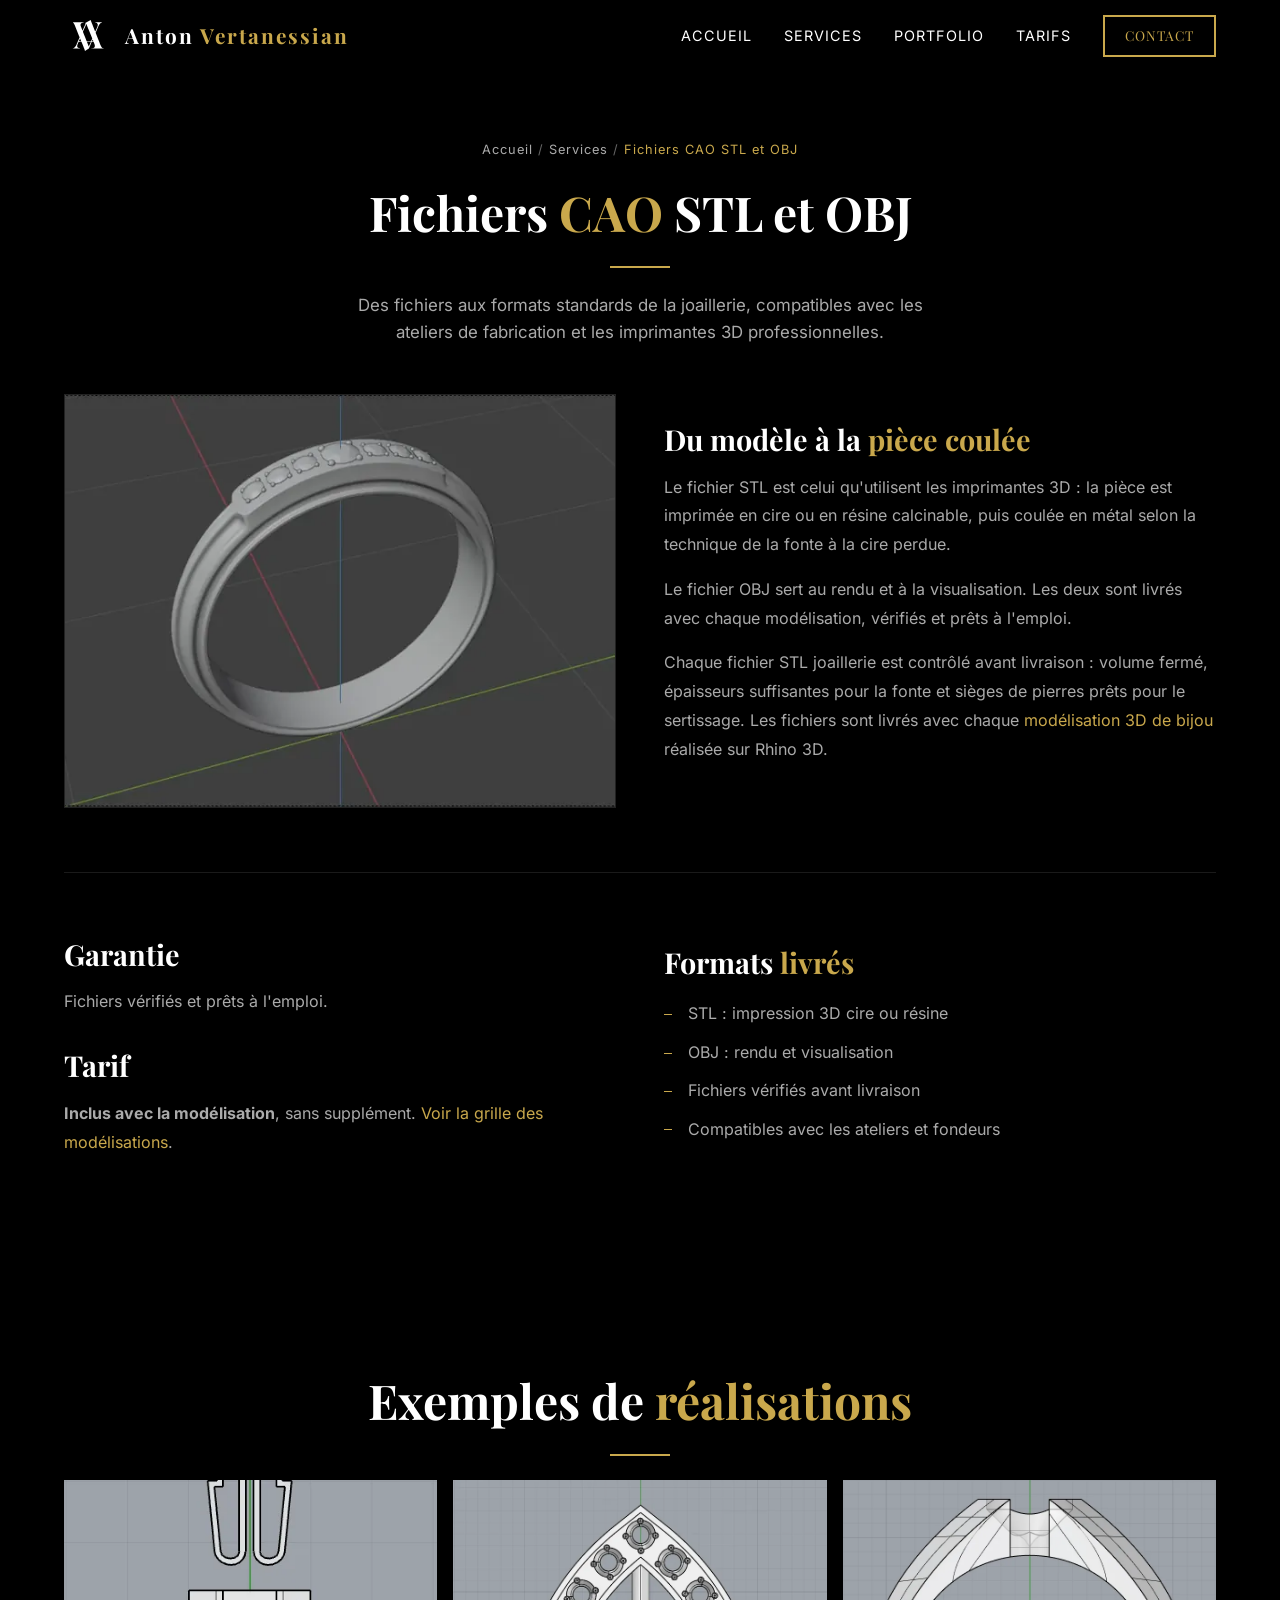
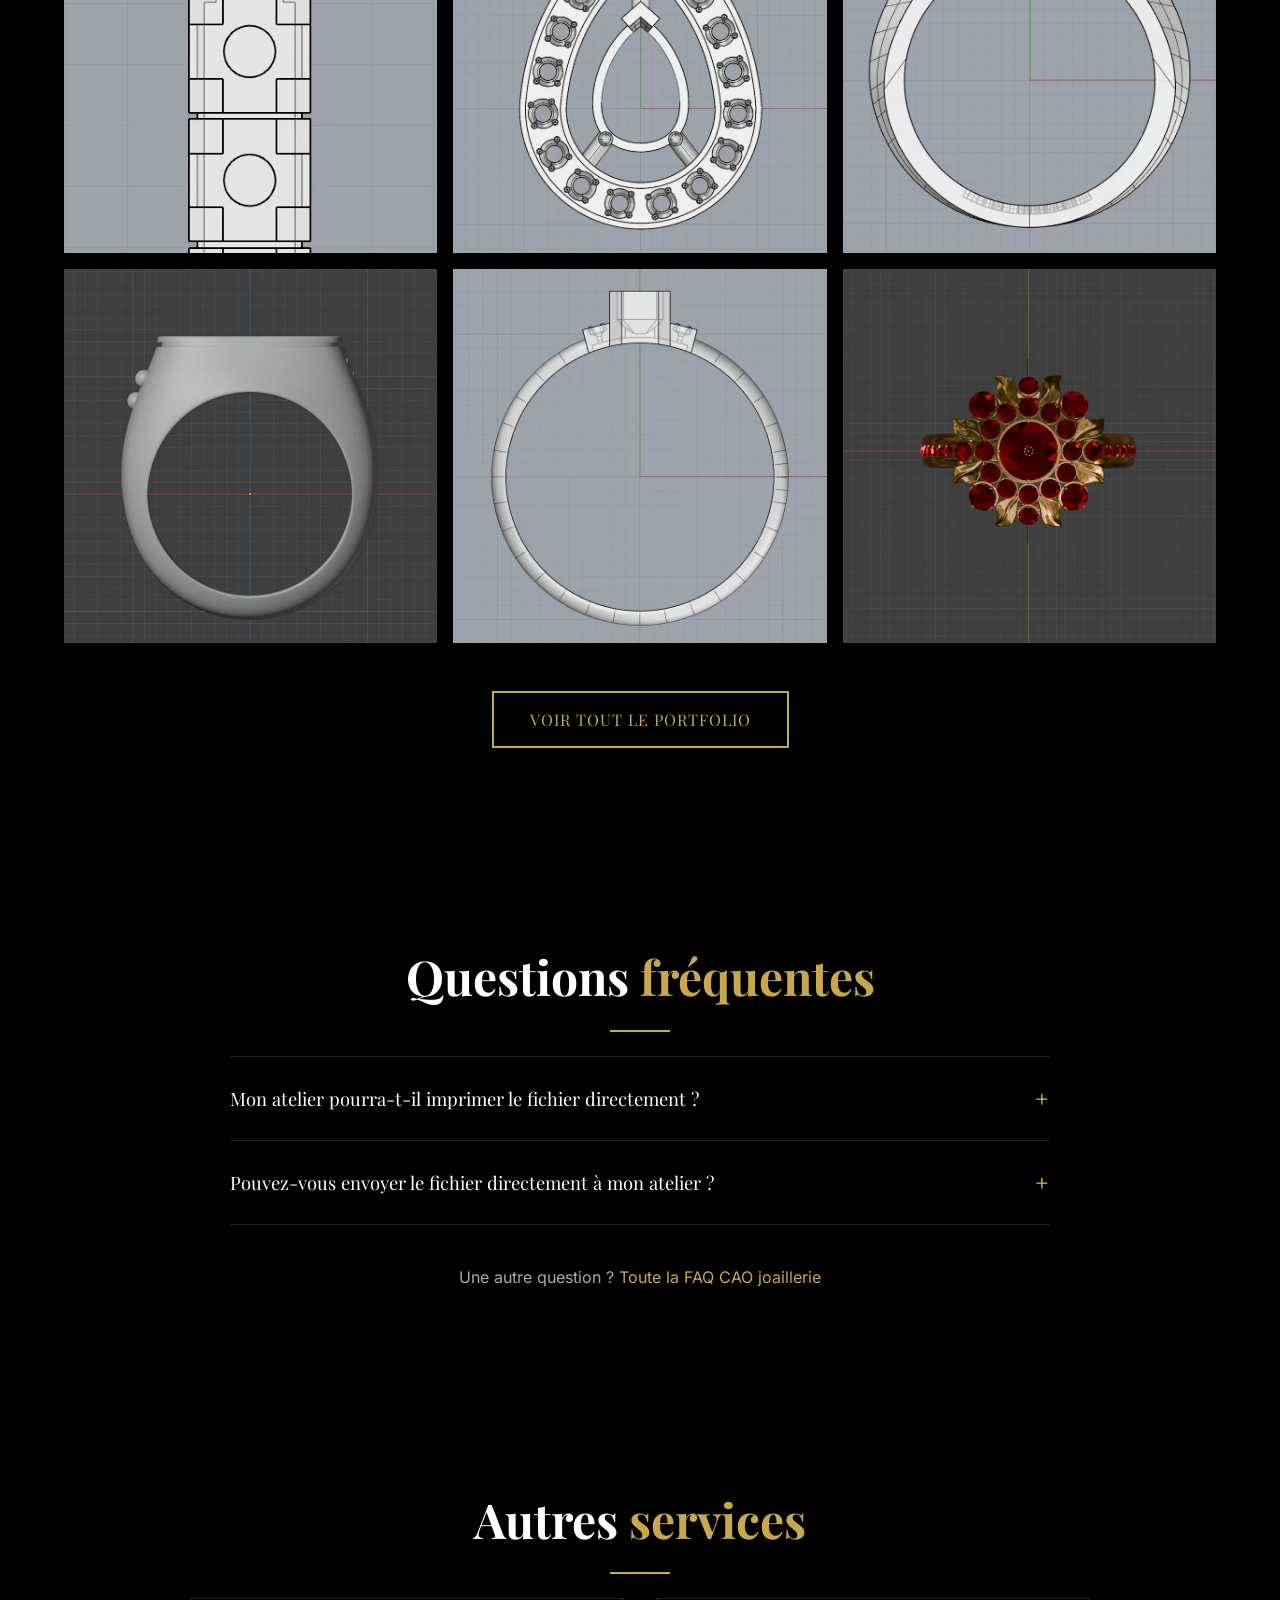
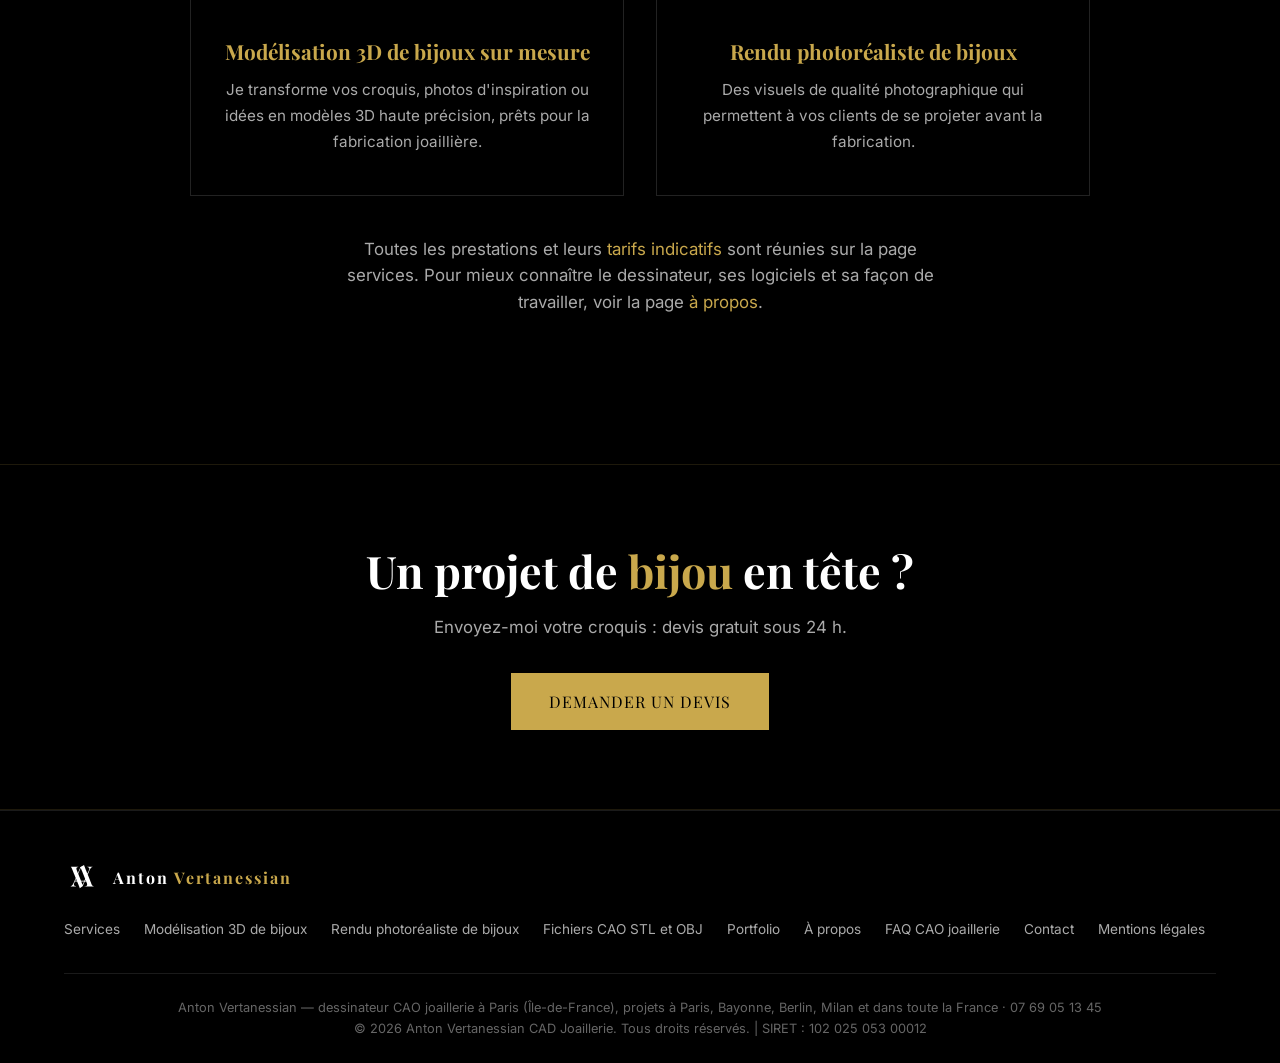
<file: fichiers-cao-stl-bijoux.html>
<!DOCTYPE html>
<html lang="fr">
<head>
  <meta charset="UTF-8">
  <meta name="viewport" content="width=device-width, initial-scale=1.0">
  <title>Fichiers STL bijoux pour impression 3D | Anton Vertanessian</title>
  <meta name="description" content="Fichiers CAO de bijoux au format STL et OBJ, vérifiés et prêts pour l&#x27;impression 3D cire ou résine et la fonte. Inclus avec chaque modélisation.">
  <meta name="robots" content="index, follow, max-image-preview:large">
  <link rel="canonical" href="https://didiland.dpdns.org/fichiers-cao-stl-bijoux.html">
  <link rel="describedby" href="llms.txt" title="Présentation du site pour les assistants IA (llms.txt)">
  <meta name="author" content="Anton Vertanessian">
  <meta name="theme-color" content="#000000">
  <meta property="og:type" content="website">
  <meta property="og:locale" content="fr_FR">
  <meta property="og:site_name" content="Anton Vertanessian CAD Joaillerie">
  <meta property="og:title" content="Fichiers STL bijoux pour impression 3D | Anton Vertanessian">
  <meta property="og:description" content="Fichiers CAO de bijoux au format STL et OBJ, vérifiés et prêts pour l&#x27;impression 3D cire ou résine et la fonte. Inclus avec chaque modélisation.">
  <meta property="og:url" content="https://didiland.dpdns.org/fichiers-cao-stl-bijoux.html">
  <meta property="og:image" content="https://didiland.dpdns.org/images/og-bague-fleur-cao-joaillerie.jpg">
  <meta property="og:image:width" content="1200">
  <meta property="og:image:height" content="630">
  <meta property="og:image:alt" content="Bague Fleur en or jaune modélisée en CAO joaillerie">
  <meta name="twitter:card" content="summary_large_image">
  <meta name="twitter:title" content="Fichiers STL bijoux pour impression 3D | Anton Vertanessian">
  <meta name="twitter:description" content="Fichiers CAO de bijoux au format STL et OBJ, vérifiés et prêts pour l&#x27;impression 3D cire ou résine et la fonte. Inclus avec chaque modélisation.">
  <script type="application/ld+json">{"@context":"https://schema.org","@graph":[{"@type":"WebSite","@id":"https://didiland.dpdns.org/#website","url":"https://didiland.dpdns.org/","name":"Anton Vertanessian CAD Joaillerie","alternateName":"Anton Vertanessian","description":"Site d'Anton Vertanessian, dessinateur CAO joaillerie indépendant à Paris : modélisation 3D de bijoux, rendus photoréalistes et fichiers STL.","inLanguage":"fr-FR","publisher":{"@id":"https://didiland.dpdns.org/#business"},"copyrightHolder":{"@id":"https://didiland.dpdns.org/#anton"}},{"@type":"ProfessionalService","@id":"https://didiland.dpdns.org/#business","name":"Anton Vertanessian CAD Joaillerie","alternateName":["Anton Vertanessian","CAO joaillerie Anton Vertanessian"],"description":"Prestataire indépendant spécialisé en CAO joaillerie à Paris : modélisation 3D de bijoux sur mesure, rendus photoréalistes et fichiers STL prêts pour l'impression 3D et la fonte, pour les bijoutiers, joailliers, ateliers de fabrication et créateurs.","url":"https://didiland.dpdns.org/","logo":{"@type":"ImageObject","@id":"https://didiland.dpdns.org/#logo","url":"https://didiland.dpdns.org/images/Logo.svg","contentUrl":"https://didiland.dpdns.org/images/Logo.svg","caption":"Anton Vertanessian CAD Joaillerie"},"image":"https://didiland.dpdns.org/images/og-bague-fleur-cao-joaillerie.jpg","email":"anton.chebab@gmail.com","telephone":"+33769051345","address":{"@type":"PostalAddress","addressLocality":"Paris","addressRegion":"Île-de-France","addressCountry":"FR"},"areaServed":[{"@type":"City","name":"Paris","containedInPlace":{"@type":"Country","name":"France"}},{"@type":"City","name":"Bayonne","containedInPlace":{"@type":"Country","name":"France"}},{"@type":"City","name":"Berlin","containedInPlace":{"@type":"Country","name":"Allemagne"}},{"@type":"City","name":"Milan","alternateName":"Milano","containedInPlace":{"@type":"Country","name":"Italie"}},{"@type":"AdministrativeArea","name":"Île-de-France"},{"@type":"Country","name":"France"}],"priceRange":"20 € – 150 €","founder":{"@id":"https://didiland.dpdns.org/#anton"}},{"@type":"Person","@id":"https://didiland.dpdns.org/#anton","name":"Anton Vertanessian","jobTitle":"Dessinateur CAO joaillerie indépendant","url":"https://didiland.dpdns.org/a-propos.html","worksFor":{"@id":"https://didiland.dpdns.org/#business"}},{"@type":"WebPage","@id":"https://didiland.dpdns.org/fichiers-cao-stl-bijoux.html#webpage","url":"https://didiland.dpdns.org/fichiers-cao-stl-bijoux.html","name":"Fichiers STL bijoux pour impression 3D | Anton Vertanessian","description":"Fichiers CAO de bijoux au format STL et OBJ, vérifiés et prêts pour l'impression 3D cire ou résine et la fonte. Inclus avec chaque modélisation.","inLanguage":"fr-FR","isPartOf":{"@id":"https://didiland.dpdns.org/#website"},"about":{"@id":"https://didiland.dpdns.org/#business"},"primaryImageOfPage":{"@type":"ImageObject","url":"https://didiland.dpdns.org/images/alliance-sacre-coeur-sertie-cao.webp"},"dateModified":"2026-11-13","breadcrumb":{"@id":"https://didiland.dpdns.org/fichiers-cao-stl-bijoux.html#breadcrumb"},"mainEntity":{"@id":"https://didiland.dpdns.org/fichiers-cao-stl-bijoux.html#service"}},{"@type":"BreadcrumbList","@id":"https://didiland.dpdns.org/fichiers-cao-stl-bijoux.html#breadcrumb","itemListElement":[{"@type":"ListItem","position":1,"name":"Accueil","item":"https://didiland.dpdns.org/"},{"@type":"ListItem","position":2,"name":"Services","item":"https://didiland.dpdns.org/services.html"},{"@type":"ListItem","position":3,"name":"Fichiers CAO STL et OBJ","item":"https://didiland.dpdns.org/fichiers-cao-stl-bijoux.html"}]},{"@type":"Service","@id":"https://didiland.dpdns.org/fichiers-cao-stl-bijoux.html#service","name":"Fichiers CAO STL et OBJ","serviceType":"Fichiers CAO STL et OBJ pour la joaillerie","url":"https://didiland.dpdns.org/fichiers-cao-stl-bijoux.html","provider":{"@id":"https://didiland.dpdns.org/#business"},"category":"CAO joaillerie","description":"Fichiers CAO de bijoux au format STL et OBJ, vérifiés et prêts pour l'impression 3D cire ou résine et la fonte. Inclus avec chaque modélisation.","image":"https://didiland.dpdns.org/images/alliance-sacre-coeur-sertie-cao.webp","areaServed":[{"@type":"City","name":"Paris","containedInPlace":{"@type":"Country","name":"France"}},{"@type":"City","name":"Bayonne","containedInPlace":{"@type":"Country","name":"France"}},{"@type":"City","name":"Berlin","containedInPlace":{"@type":"Country","name":"Allemagne"}},{"@type":"City","name":"Milan","alternateName":"Milano","containedInPlace":{"@type":"Country","name":"Italie"}},{"@type":"AdministrativeArea","name":"Île-de-France"},{"@type":"Country","name":"France"}],"audience":{"@type":"BusinessAudience","audienceType":"Bijoutiers, joailliers, ateliers de fabrication, créateurs de bijoux, maisons de joaillerie"},"offers":{"@type":"Offer","description":"Inclus avec chaque modélisation, sans supplément","url":"https://didiland.dpdns.org/services.html#tarifs"},"mainEntityOfPage":{"@id":"https://didiland.dpdns.org/fichiers-cao-stl-bijoux.html#webpage"}},{"@type":"FAQPage","@id":"https://didiland.dpdns.org/fichiers-cao-stl-bijoux.html#faq","inLanguage":"fr-FR","isPartOf":{"@id":"https://didiland.dpdns.org/fichiers-cao-stl-bijoux.html#webpage"},"mainEntity":[{"@type":"Question","name":"Mon atelier pourra-t-il imprimer le fichier directement ?","acceptedAnswer":{"@type":"Answer","text":"Oui : le STL s'ouvre dans les logiciels des imprimantes 3D joaillières, cire comme résine."}},{"@type":"Question","name":"Pouvez-vous envoyer le fichier directement à mon atelier ?","acceptedAnswer":{"@type":"Answer","text":"Oui, il suffit de me donner l'adresse email de l'atelier ou du fondeur au moment de la commande."}}]}]}</script>
  <link rel="preload" href="fonts/inter-latin.woff2" as="font" type="font/woff2" crossorigin>
  <link rel="preload" href="fonts/playfair-display-latin.woff2" as="font" type="font/woff2" crossorigin>
  <link rel="icon" type="image/svg+xml" href="images/Logo.svg">
  <link rel="stylesheet" href="style.css?v=10">
  <noscript><style>.reveal,.reveal-left,.reveal-right{opacity:1;transform:none}</style></noscript>
</head>
<body>

  <!-- NAVBAR -->
  <nav class="navbar scrolled" aria-label="Navigation principale">
    <div class="container">
      <a href="./" class="logo" aria-label="Anton Vertanessian, accueil"><img src="images/Logo.svg" alt="" class="logo-img"><span class="logo-text">Anton <span>Vertanessian</span></span></a>
      <ul class="nav-links" id="menu-principal">
        <li><a href="./">Accueil</a></li>
        <li><a href="services.html">Services</a></li>
        <li><a href="portfolio.html">Portfolio</a></li>
        <li><a href="services.html#tarifs">Tarifs</a></li>
        <li><a href="contact.html" class="btn" style="padding:8px 20px;font-size:.85rem">Contact</a></li>
      </ul>
      <button type="button" class="hamburger" aria-label="Ouvrir le menu" aria-expanded="false" aria-controls="menu-principal">
        <span></span><span></span><span></span>
      </button>
    </div>
  </nav>

  <main>


  <!-- EN-TÊTE -->
  <section class="section" style="padding-top:140px">
    <div class="container">
      <nav class="breadcrumb reveal" aria-label="Fil d'Ariane"><a href="./">Accueil</a> / <a href="services.html">Services</a> / <span>Fichiers CAO STL et OBJ</span></nav>
      <h1 class="section-title reveal">Fichiers <span class="gold">CAO</span> STL et OBJ</h1>
      <div class="divider reveal"></div>
      <p class="section-subtitle reveal">Des fichiers aux formats standards de la joaillerie, compatibles avec les ateliers de fabrication et les imprimantes 3D professionnelles.</p>

      <div class="service-detail reveal">
        <div class="service-detail-img">
          <img src="images/alliance-sacre-coeur-sertie-cao.webp" alt="Modélisation 3D alliance Sacré-Cœur sertie, fichier CAO pour impression 3D" style="width:100%;height:100%;object-fit:cover" width="1036" height="587" srcset="images/alliance-sacre-coeur-sertie-cao-800.webp 800w, images/alliance-sacre-coeur-sertie-cao.webp 1036w" sizes="(max-width: 968px) 100vw, 600px">
        </div>
        <div class="service-detail-content">
          <h2>Du modèle à la <span class="gold">pièce coulée</span></h2>
          <p>Le fichier STL est celui qu'utilisent les imprimantes 3D : la pièce est imprimée en cire ou en résine calcinable, puis coulée en métal selon la technique de la fonte à la cire perdue.</p><p>Le fichier OBJ sert au rendu et à la visualisation. Les deux sont livrés avec chaque modélisation, vérifiés et prêts à l'emploi.</p>
          <p>Chaque fichier STL joaillerie est contrôlé avant livraison : volume fermé, épaisseurs suffisantes pour la fonte et sièges de pierres prêts pour le sertissage. Les fichiers sont livrés avec chaque <a class="gold" href="modelisation-3d-bijoux.html">modélisation 3D de bijou</a> réalisée sur Rhino 3D.</p>
        </div>
      </div>

      <div class="service-detail reveal">
        <div class="service-detail-content">
          <h2>Formats <span class="gold">livrés</span></h2>
          <ul>
            <li>STL : impression 3D cire ou résine</li>
            <li>OBJ : rendu et visualisation</li>
            <li>Fichiers vérifiés avant livraison</li>
            <li>Compatibles avec les ateliers et fondeurs</li>
          </ul>
        </div>
        <div class="service-detail-content">
          <h2>Garantie</h2>
          <p>Fichiers vérifiés et prêts à l'emploi.</p>
          <h2 style="margin-top:2rem">Tarif</h2>
          <p><strong>Inclus avec la modélisation</strong>, sans supplément. <a class="gold" href="services.html#tarifs">Voir la grille des modélisations</a>.</p>
        </div>
      </div>
    </div>
  </section>

  <!-- RÉALISATIONS -->
  <section class="section">
    <div class="container">
      <h2 class="section-title reveal">Exemples de <span class="gold">réalisations</span></h2>
      <div class="divider reveal"></div>
      <div class="portfolio-grid">
        <div class="portfolio-item portfolio-item--static reveal">
          <img src="images/bracelet-tennis-maillons-cao.webp" alt="Modélisation 3D bracelet tennis, maillons déployés en vue technique" loading="lazy" width="439" height="869">
          <div class="overlay"><h3>Tennis — Maillons</h3></div>
        </div>
        <div class="portfolio-item portfolio-item--static reveal">
          <img src="images/pendentif-poire-structure-cao.webp" alt="Modèle CAO pendentif poire, structure sans pierre" loading="lazy" width="1026" height="1053" srcset="images/pendentif-poire-structure-cao-800.webp 800w, images/pendentif-poire-structure-cao.webp 1026w" sizes="(max-width: 480px) 100vw, (max-width: 968px) 50vw, 400px">
          <div class="overlay"><h3>Pendentif Poire — Structure</h3></div>
        </div>
        <div class="portfolio-item portfolio-item--static reveal">
          <img src="images/bague-solitaire-profil-cao.webp" alt="Modèle CAO bague solitaire, vue de profil du chaton et des griffes" loading="lazy" width="960" height="834">
          <div class="overlay"><h3>Solitaire — Profil</h3></div>
        </div>
        <div class="portfolio-item portfolio-item--static reveal">
          <img src="images/chevaliere-profil-cao.webp" alt="Modèle CAO chevalière, vue de profil" loading="lazy" width="797" height="719">
          <div class="overlay"><h3>Chevalière — Profil</h3></div>
        </div>
        <div class="portfolio-item portfolio-item--static reveal">
          <img src="images/bague-solitaire-epaule-profil-cao.webp" alt="Modèle CAO bague solitaire épaulé, vue de profil" loading="lazy" width="1034" height="1067" srcset="images/bague-solitaire-epaule-profil-cao-800.webp 800w, images/bague-solitaire-epaule-profil-cao.webp 1034w" sizes="(max-width: 480px) 100vw, (max-width: 968px) 50vw, 400px">
          <div class="overlay"><h3>Épaulé — Profil</h3></div>
        </div>
        <div class="portfolio-item portfolio-item--static reveal">
          <img src="images/bague-fleur-cao-dessus.webp" alt="Modèle CAO de la bague Fleur, vue de dessus des pierres serties" loading="lazy" width="889" height="911">
          <div class="overlay"><h3>Bague Fleur — Dessus</h3></div>
        </div>
      </div>
      <div style="text-align:center;margin-top:3rem" class="reveal">
        <a href="portfolio.html" class="btn">Voir tout le portfolio</a>
      </div>
    </div>
  </section>

  <!-- FAQ -->
  <section class="section">
    <div class="container">
      <h2 class="section-title reveal">Questions <span class="gold">fréquentes</span></h2>
      <div class="divider reveal"></div>
      <div class="faq reveal">
        <details class="faq-item">
          <summary>Mon atelier pourra-t-il imprimer le fichier directement ?</summary>
          <p>Oui : le STL s'ouvre dans les logiciels des imprimantes 3D joaillières, cire comme résine.</p>
        </details>
        <details class="faq-item">
          <summary>Pouvez-vous envoyer le fichier directement à mon atelier ?</summary>
          <p>Oui, il suffit de me donner l'adresse email de l'atelier ou du fondeur au moment de la commande.</p>
        </details>
      </div>
      <p class="reveal" style="text-align:center;margin-top:2.5rem;color:var(--gray)">Une autre question ? <a class="gold" href="faq-cao-joaillerie.html">Toute la FAQ CAO joaillerie</a></p>
    </div>
  </section>

  <!-- AUTRES SERVICES -->
  <section class="section">
    <div class="container">
      <h2 class="section-title reveal">Autres <span class="gold">services</span></h2>
      <div class="divider reveal"></div>
      <div class="services-grid services-grid--two">
        <a class="service-card reveal" href="modelisation-3d-bijoux.html">
          <h3>Modélisation 3D de bijoux sur mesure</h3>
          <p>Je transforme vos croquis, photos d'inspiration ou idées en modèles 3D haute précision, prêts pour la fabrication joaillière.</p>
        </a>
        <a class="service-card reveal" href="rendu-photorealiste-bijoux.html">
          <h3>Rendu photoréaliste de bijoux</h3>
          <p>Des visuels de qualité photographique qui permettent à vos clients de se projeter avant la fabrication.</p>
        </a>
      </div>
      <p class="section-subtitle reveal" style="margin-top:2.5rem">Toutes les prestations et leurs <a class="gold" href="services.html#tarifs">tarifs indicatifs</a> sont réunies sur la page services. Pour mieux connaître le dessinateur, ses logiciels et sa façon de travailler, voir la page <a class="gold" href="a-propos.html">à propos</a>.</p>
    </div>
  </section>

  <!-- CTA -->
  <section class="cta-banner">
    <div class="container">
      <h2 class="reveal">Un projet de <span class="gold">bijou</span> en tête ?</h2>
      <p class="reveal">Envoyez-moi votre croquis : devis gratuit sous 24 h.</p>
      <a href="contact.html" class="btn btn-fill reveal">Demander un devis</a>
    </div>
  </section>

  </main>

  <!-- FOOTER -->
  <footer class="footer" role="contentinfo">
    <div class="container">
      <div class="footer-content">
        <a href="./" class="logo" aria-label="Anton Vertanessian, accueil"><img src="images/Logo.svg" alt="" class="logo-img"><span class="logo-text">Anton <span>Vertanessian</span></span></a>
        <div class="footer-links">
          <a href="services.html">Services</a>
          <a href="modelisation-3d-bijoux.html">Modélisation 3D de bijoux</a>
          <a href="rendu-photorealiste-bijoux.html">Rendu photoréaliste de bijoux</a>
          <a href="fichiers-cao-stl-bijoux.html">Fichiers CAO STL et OBJ</a>
          <a href="portfolio.html">Portfolio</a>
          <a href="a-propos.html">À propos</a>
          <a href="faq-cao-joaillerie.html">FAQ CAO joaillerie</a>
          <a href="contact.html">Contact</a>
          <a href="mentions-legales.html">Mentions légales</a>
        </div>
      </div>
      <div class="footer-bottom">
        Anton Vertanessian — dessinateur CAO joaillerie à Paris (Île-de-France), projets à Paris, Bayonne, Berlin, Milan et dans toute la France · <a href="tel:+33769051345">07 69 05 13 45</a><br>&copy; 2026 Anton Vertanessian CAD Joaillerie. Tous droits réservés. | SIRET : 102 025 053 00012
      </div>
    </div>
  </footer>

  <script src="data/site-data.js?v=7"></script>
  <script src="script.js?v=7"></script>
</body>
</html>
</file>
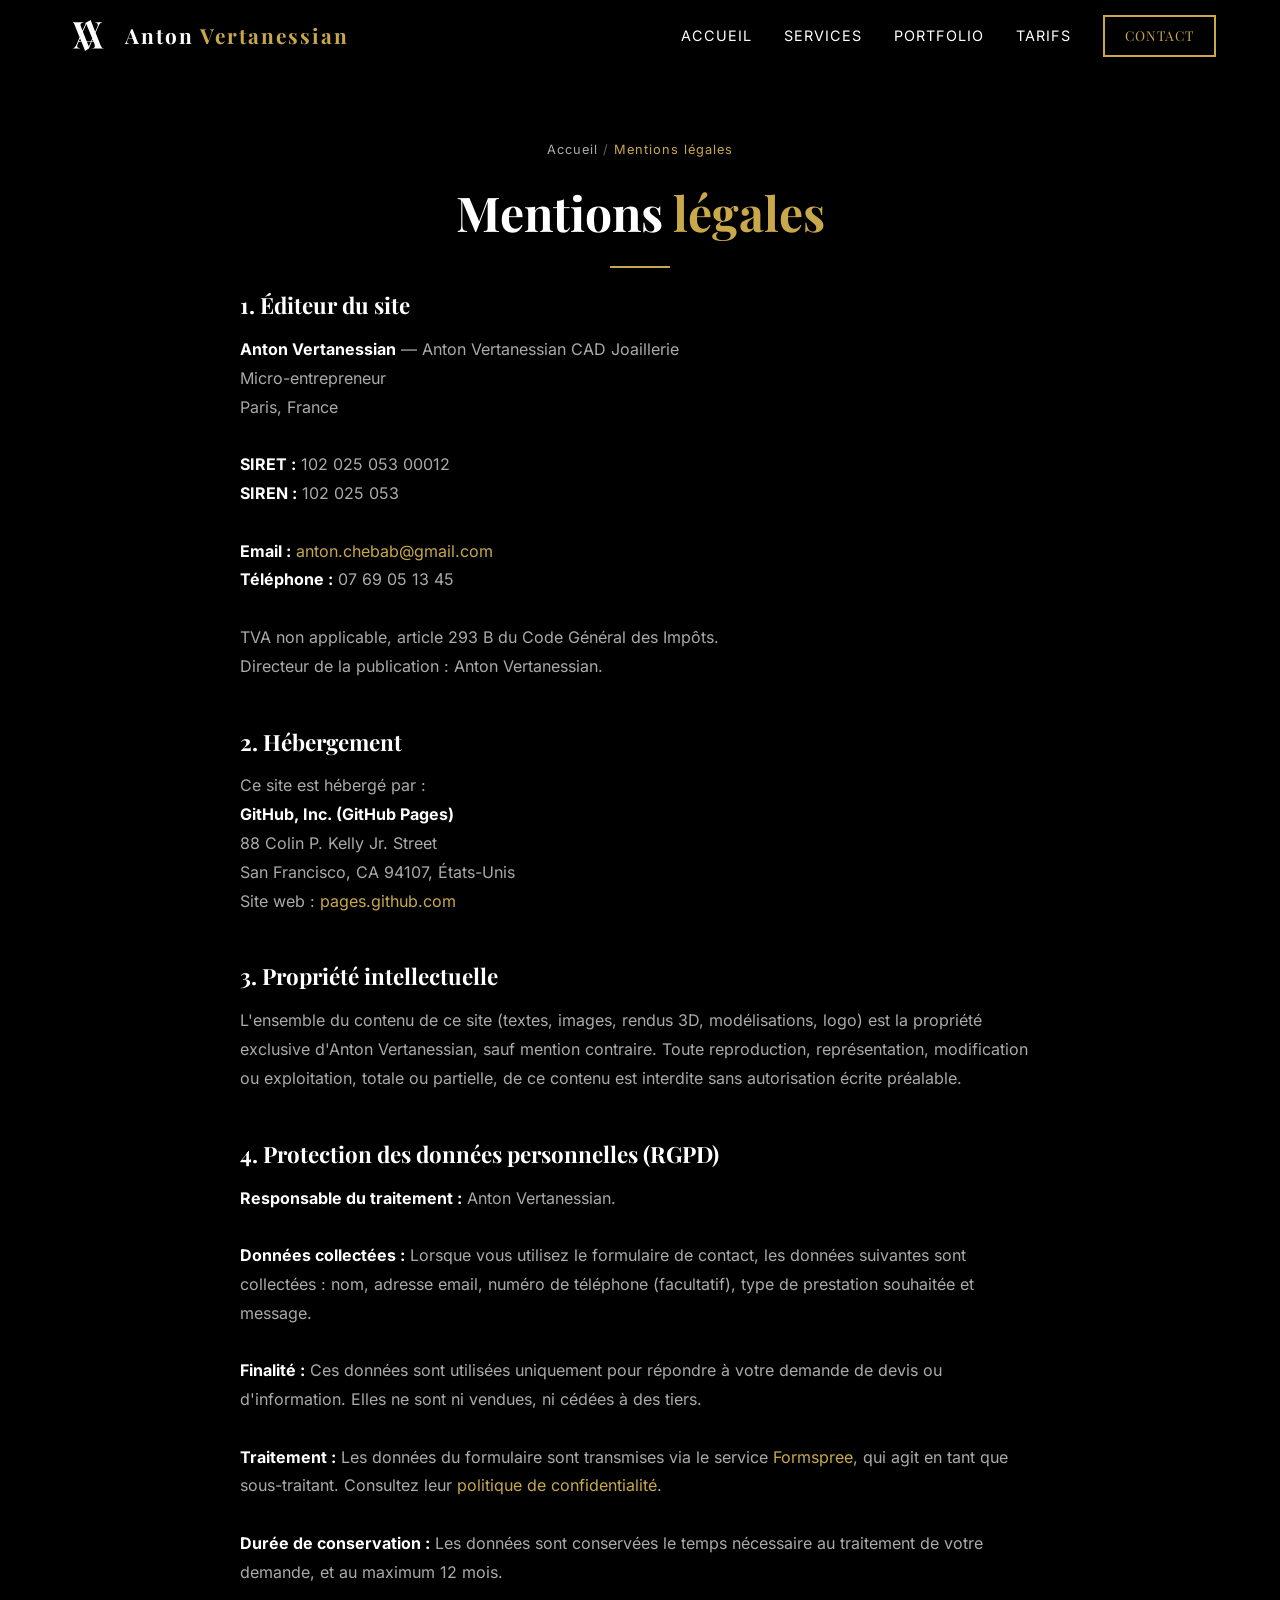
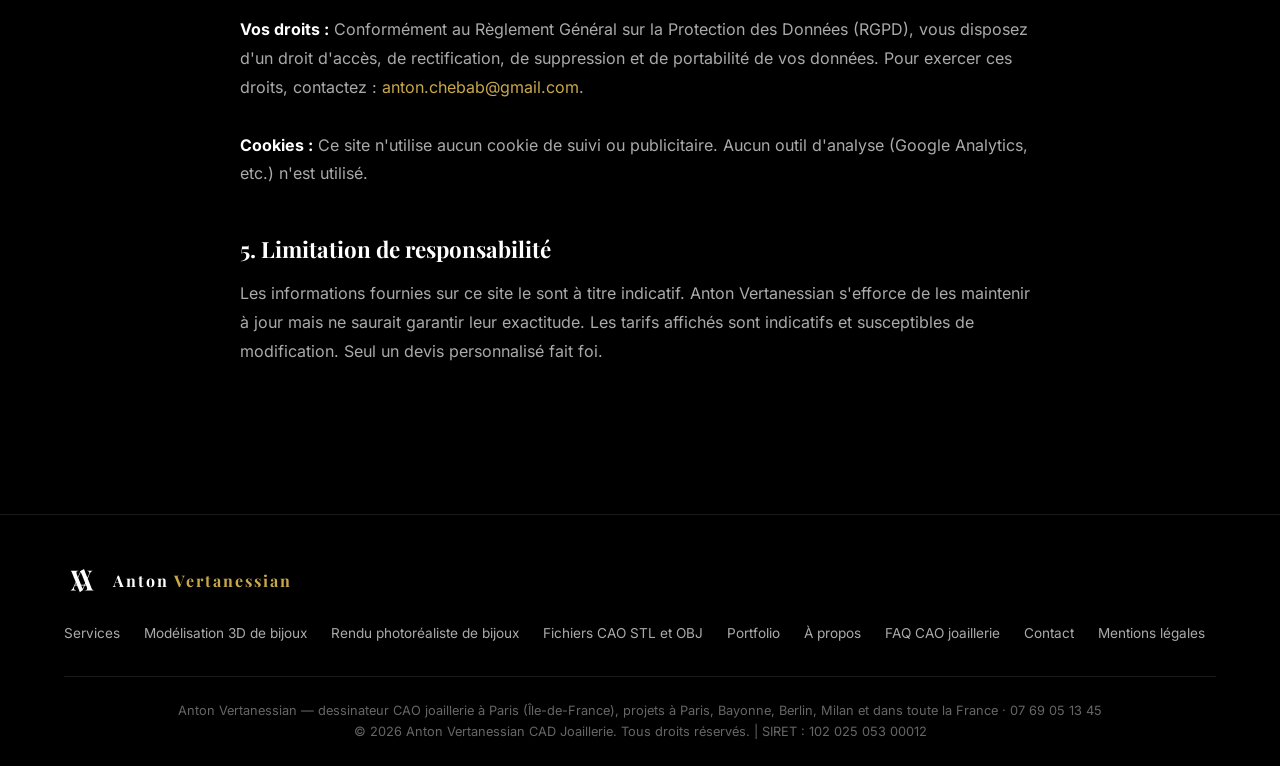
<file: mentions-legales.html>
<!DOCTYPE html>
<html lang="fr">
<head>
  <meta charset="UTF-8">
  <meta name="viewport" content="width=device-width, initial-scale=1.0">
  <title>Mentions légales | Anton Vertanessian CAO joaillerie</title>
  <meta name="description" content="Mentions légales du site d&#x27;Anton Vertanessian, dessinateur CAO joaillerie : éditeur, hébergement, propriété intellectuelle et données personnelles.">
  <meta name="robots" content="index, follow, max-image-preview:large">
  <link rel="canonical" href="https://didiland.dpdns.org/mentions-legales.html">
  <link rel="describedby" href="llms.txt" title="Présentation du site pour les assistants IA (llms.txt)">
  <meta name="author" content="Anton Vertanessian">
  <meta name="theme-color" content="#000000">
  <meta property="og:type" content="website">
  <meta property="og:locale" content="fr_FR">
  <meta property="og:site_name" content="Anton Vertanessian CAD Joaillerie">
  <meta property="og:title" content="Mentions légales | Anton Vertanessian CAO joaillerie">
  <meta property="og:description" content="Mentions légales du site d&#x27;Anton Vertanessian, dessinateur CAO joaillerie : éditeur, hébergement, propriété intellectuelle et données personnelles.">
  <meta property="og:url" content="https://didiland.dpdns.org/mentions-legales.html">
  <meta property="og:image" content="https://didiland.dpdns.org/images/og-bague-fleur-cao-joaillerie.jpg">
  <meta property="og:image:width" content="1200">
  <meta property="og:image:height" content="630">
  <meta property="og:image:alt" content="Bague Fleur en or jaune modélisée en CAO joaillerie">
  <meta name="twitter:card" content="summary_large_image">
  <meta name="twitter:title" content="Mentions légales | Anton Vertanessian CAO joaillerie">
  <meta name="twitter:description" content="Mentions légales du site d&#x27;Anton Vertanessian, dessinateur CAO joaillerie : éditeur, hébergement, propriété intellectuelle et données personnelles.">
  <script type="application/ld+json">{"@context":"https://schema.org","@graph":[{"@type":"WebSite","@id":"https://didiland.dpdns.org/#website","url":"https://didiland.dpdns.org/","name":"Anton Vertanessian CAD Joaillerie","alternateName":"Anton Vertanessian","description":"Site d'Anton Vertanessian, dessinateur CAO joaillerie indépendant à Paris : modélisation 3D de bijoux, rendus photoréalistes et fichiers STL.","inLanguage":"fr-FR","publisher":{"@id":"https://didiland.dpdns.org/#business"},"copyrightHolder":{"@id":"https://didiland.dpdns.org/#anton"}},{"@type":"ProfessionalService","@id":"https://didiland.dpdns.org/#business","name":"Anton Vertanessian CAD Joaillerie","alternateName":["Anton Vertanessian","CAO joaillerie Anton Vertanessian"],"description":"Prestataire indépendant spécialisé en CAO joaillerie à Paris : modélisation 3D de bijoux sur mesure, rendus photoréalistes et fichiers STL prêts pour l'impression 3D et la fonte, pour les bijoutiers, joailliers, ateliers de fabrication et créateurs.","url":"https://didiland.dpdns.org/","logo":{"@type":"ImageObject","@id":"https://didiland.dpdns.org/#logo","url":"https://didiland.dpdns.org/images/Logo.svg","contentUrl":"https://didiland.dpdns.org/images/Logo.svg","caption":"Anton Vertanessian CAD Joaillerie"},"image":"https://didiland.dpdns.org/images/og-bague-fleur-cao-joaillerie.jpg","email":"anton.chebab@gmail.com","telephone":"+33769051345","address":{"@type":"PostalAddress","addressLocality":"Paris","addressRegion":"Île-de-France","addressCountry":"FR"},"areaServed":[{"@type":"City","name":"Paris","containedInPlace":{"@type":"Country","name":"France"}},{"@type":"City","name":"Bayonne","containedInPlace":{"@type":"Country","name":"France"}},{"@type":"City","name":"Berlin","containedInPlace":{"@type":"Country","name":"Allemagne"}},{"@type":"City","name":"Milan","alternateName":"Milano","containedInPlace":{"@type":"Country","name":"Italie"}},{"@type":"AdministrativeArea","name":"Île-de-France"},{"@type":"Country","name":"France"}],"priceRange":"20 € – 150 €","founder":{"@id":"https://didiland.dpdns.org/#anton"}},{"@type":"Person","@id":"https://didiland.dpdns.org/#anton","name":"Anton Vertanessian","jobTitle":"Dessinateur CAO joaillerie indépendant","url":"https://didiland.dpdns.org/a-propos.html","worksFor":{"@id":"https://didiland.dpdns.org/#business"}},{"@type":"WebPage","@id":"https://didiland.dpdns.org/mentions-legales.html#webpage","url":"https://didiland.dpdns.org/mentions-legales.html","name":"Mentions légales | Anton Vertanessian CAO joaillerie","description":"Mentions légales du site d'Anton Vertanessian, dessinateur CAO joaillerie : éditeur, hébergement, propriété intellectuelle et données personnelles.","inLanguage":"fr-FR","isPartOf":{"@id":"https://didiland.dpdns.org/#website"},"about":{"@id":"https://didiland.dpdns.org/#business"},"primaryImageOfPage":{"@type":"ImageObject","url":"https://didiland.dpdns.org/images/og-bague-fleur-cao-joaillerie.jpg"},"dateModified":"2026-11-13","breadcrumb":{"@id":"https://didiland.dpdns.org/mentions-legales.html#breadcrumb"}},{"@type":"BreadcrumbList","@id":"https://didiland.dpdns.org/mentions-legales.html#breadcrumb","itemListElement":[{"@type":"ListItem","position":1,"name":"Accueil","item":"https://didiland.dpdns.org/"},{"@type":"ListItem","position":2,"name":"Mentions légales","item":"https://didiland.dpdns.org/mentions-legales.html"}]}]}</script>
  <link rel="preload" href="fonts/inter-latin.woff2" as="font" type="font/woff2" crossorigin>
  <link rel="preload" href="fonts/playfair-display-latin.woff2" as="font" type="font/woff2" crossorigin>
  <link rel="icon" type="image/svg+xml" href="images/Logo.svg">
  <link rel="stylesheet" href="style.css?v=10">
  <noscript><style>.reveal,.reveal-left,.reveal-right{opacity:1;transform:none}</style></noscript>
</head>
<body>

  <!-- NAVBAR -->
  <nav class="navbar scrolled" aria-label="Navigation principale">
    <div class="container">
      <a href="./" class="logo" aria-label="Anton Vertanessian, accueil"><img src="images/Logo.svg" alt="" class="logo-img"><span class="logo-text">Anton <span>Vertanessian</span></span></a>
      <ul class="nav-links" id="menu-principal">
        <li><a href="./">Accueil</a></li>
        <li><a href="services.html">Services</a></li>
        <li><a href="portfolio.html">Portfolio</a></li>
        <li><a href="services.html#tarifs">Tarifs</a></li>
        <li><a href="contact.html" class="btn" style="padding:8px 20px;font-size:.85rem">Contact</a></li>
      </ul>
      <button type="button" class="hamburger" aria-label="Ouvrir le menu" aria-expanded="false" aria-controls="menu-principal">
        <span></span><span></span><span></span>
      </button>
    </div>
  </nav>

  <main>

  <!-- MENTIONS LEGALES -->
  <section class="section" style="padding-top:140px">
    <div class="container">
      <nav class="breadcrumb reveal" aria-label="Fil d'Ariane"><a href="./">Accueil</a> / <span>Mentions légales</span></nav>
      <h1 class="section-title">Mentions <span class="gold">légales</span></h1>
      <div class="divider"></div>

      <div style="max-width:800px;margin:0 auto">

        <div style="margin-bottom:3rem">
          <h2 style="font-size:1.4rem;margin-bottom:1rem">1. Éditeur du site</h2>
          <p style="color:var(--gray);line-height:1.8">
            <strong style="color:var(--white)">Anton Vertanessian</strong> — Anton Vertanessian CAD Joaillerie<br>
            Micro-entrepreneur<br>
            Paris, France<br><br>
            <strong style="color:var(--white)">SIRET :</strong> 102 025 053 00012<br>
            <strong style="color:var(--white)">SIREN :</strong> 102 025 053<br><br>
            <strong style="color:var(--white)">Email :</strong> <a href="mailto:anton.chebab@gmail.com" style="color:var(--gold)">anton.chebab@gmail.com</a><br>
            <strong style="color:var(--white)">Téléphone :</strong> 07 69 05 13 45<br><br>
            TVA non applicable, article 293 B du Code Général des Impôts.<br>
            Directeur de la publication : Anton Vertanessian.
          </p>
        </div>

        <div style="margin-bottom:3rem">
          <h2 style="font-size:1.4rem;margin-bottom:1rem">2. Hébergement</h2>
          <p style="color:var(--gray);line-height:1.8">
            Ce site est hébergé par :<br>
            <strong style="color:var(--white)">GitHub, Inc. (GitHub Pages)</strong><br>
            88 Colin P. Kelly Jr. Street<br>
            San Francisco, CA 94107, États-Unis<br>
            Site web : <a href="https://pages.github.com" style="color:var(--gold)" target="_blank" rel="noopener">pages.github.com</a>
          </p>
        </div>

        <div style="margin-bottom:3rem">
          <h2 style="font-size:1.4rem;margin-bottom:1rem">3. Propriété intellectuelle</h2>
          <p style="color:var(--gray);line-height:1.8">
            L'ensemble du contenu de ce site (textes, images, rendus 3D, modélisations, logo) est la propriété exclusive d'Anton Vertanessian, sauf mention contraire. Toute reproduction, représentation, modification ou exploitation, totale ou partielle, de ce contenu est interdite sans autorisation écrite préalable.
          </p>
        </div>

        <div style="margin-bottom:3rem">
          <h2 style="font-size:1.4rem;margin-bottom:1rem">4. Protection des données personnelles (RGPD)</h2>
          <p style="color:var(--gray);line-height:1.8">
            <strong style="color:var(--white)">Responsable du traitement :</strong> Anton Vertanessian.<br><br>
            <strong style="color:var(--white)">Données collectées :</strong> Lorsque vous utilisez le formulaire de contact, les données suivantes sont collectées : nom, adresse email, numéro de téléphone (facultatif), type de prestation souhaitée et message.<br><br>
            <strong style="color:var(--white)">Finalité :</strong> Ces données sont utilisées uniquement pour répondre à votre demande de devis ou d'information. Elles ne sont ni vendues, ni cédées à des tiers.<br><br>
            <strong style="color:var(--white)">Traitement :</strong> Les données du formulaire sont transmises via le service <a href="https://formspree.io" style="color:var(--gold)" target="_blank" rel="noopener">Formspree</a>, qui agit en tant que sous-traitant. Consultez leur <a href="https://formspree.io/legal/privacy-policy" style="color:var(--gold)" target="_blank" rel="noopener">politique de confidentialité</a>.<br><br>
            <strong style="color:var(--white)">Durée de conservation :</strong> Les données sont conservées le temps nécessaire au traitement de votre demande, et au maximum 12 mois.<br><br>
            <strong style="color:var(--white)">Vos droits :</strong> Conformément au Règlement Général sur la Protection des Données (RGPD), vous disposez d'un droit d'accès, de rectification, de suppression et de portabilité de vos données. Pour exercer ces droits, contactez : <a href="mailto:anton.chebab@gmail.com" style="color:var(--gold)">anton.chebab@gmail.com</a>.<br><br>
            <strong style="color:var(--white)">Cookies :</strong> Ce site n'utilise aucun cookie de suivi ou publicitaire. Aucun outil d'analyse (Google Analytics, etc.) n'est utilisé.
          </p>
        </div>

        <div style="margin-bottom:3rem">
          <h2 style="font-size:1.4rem;margin-bottom:1rem">5. Limitation de responsabilité</h2>
          <p style="color:var(--gray);line-height:1.8">
            Les informations fournies sur ce site le sont à titre indicatif. Anton Vertanessian s'efforce de les maintenir à jour mais ne saurait garantir leur exactitude. Les tarifs affichés sont indicatifs et susceptibles de modification. Seul un devis personnalisé fait foi.
          </p>
        </div>

      </div>
    </div>
  </section>

  </main>

  <!-- FOOTER -->
  <footer class="footer" role="contentinfo">
    <div class="container">
      <div class="footer-content">
        <a href="./" class="logo" aria-label="Anton Vertanessian, accueil"><img src="images/Logo.svg" alt="" class="logo-img"><span class="logo-text">Anton <span>Vertanessian</span></span></a>
        <div class="footer-links">
          <a href="services.html">Services</a>
          <a href="modelisation-3d-bijoux.html">Modélisation 3D de bijoux</a>
          <a href="rendu-photorealiste-bijoux.html">Rendu photoréaliste de bijoux</a>
          <a href="fichiers-cao-stl-bijoux.html">Fichiers CAO STL et OBJ</a>
          <a href="portfolio.html">Portfolio</a>
          <a href="a-propos.html">À propos</a>
          <a href="faq-cao-joaillerie.html">FAQ CAO joaillerie</a>
          <a href="contact.html">Contact</a>
          <a href="mentions-legales.html">Mentions légales</a>
        </div>
      </div>
      <div class="footer-bottom">
        Anton Vertanessian — dessinateur CAO joaillerie à Paris (Île-de-France), projets à Paris, Bayonne, Berlin, Milan et dans toute la France · <a href="tel:+33769051345">07 69 05 13 45</a><br>&copy; 2026 Anton Vertanessian CAD Joaillerie. Tous droits réservés. | SIRET : 102 025 053 00012
      </div>
    </div>
  </footer>

  <script src="data/site-data.js?v=7"></script>
  <script src="script.js?v=7"></script>
</body>
</html>
</file>
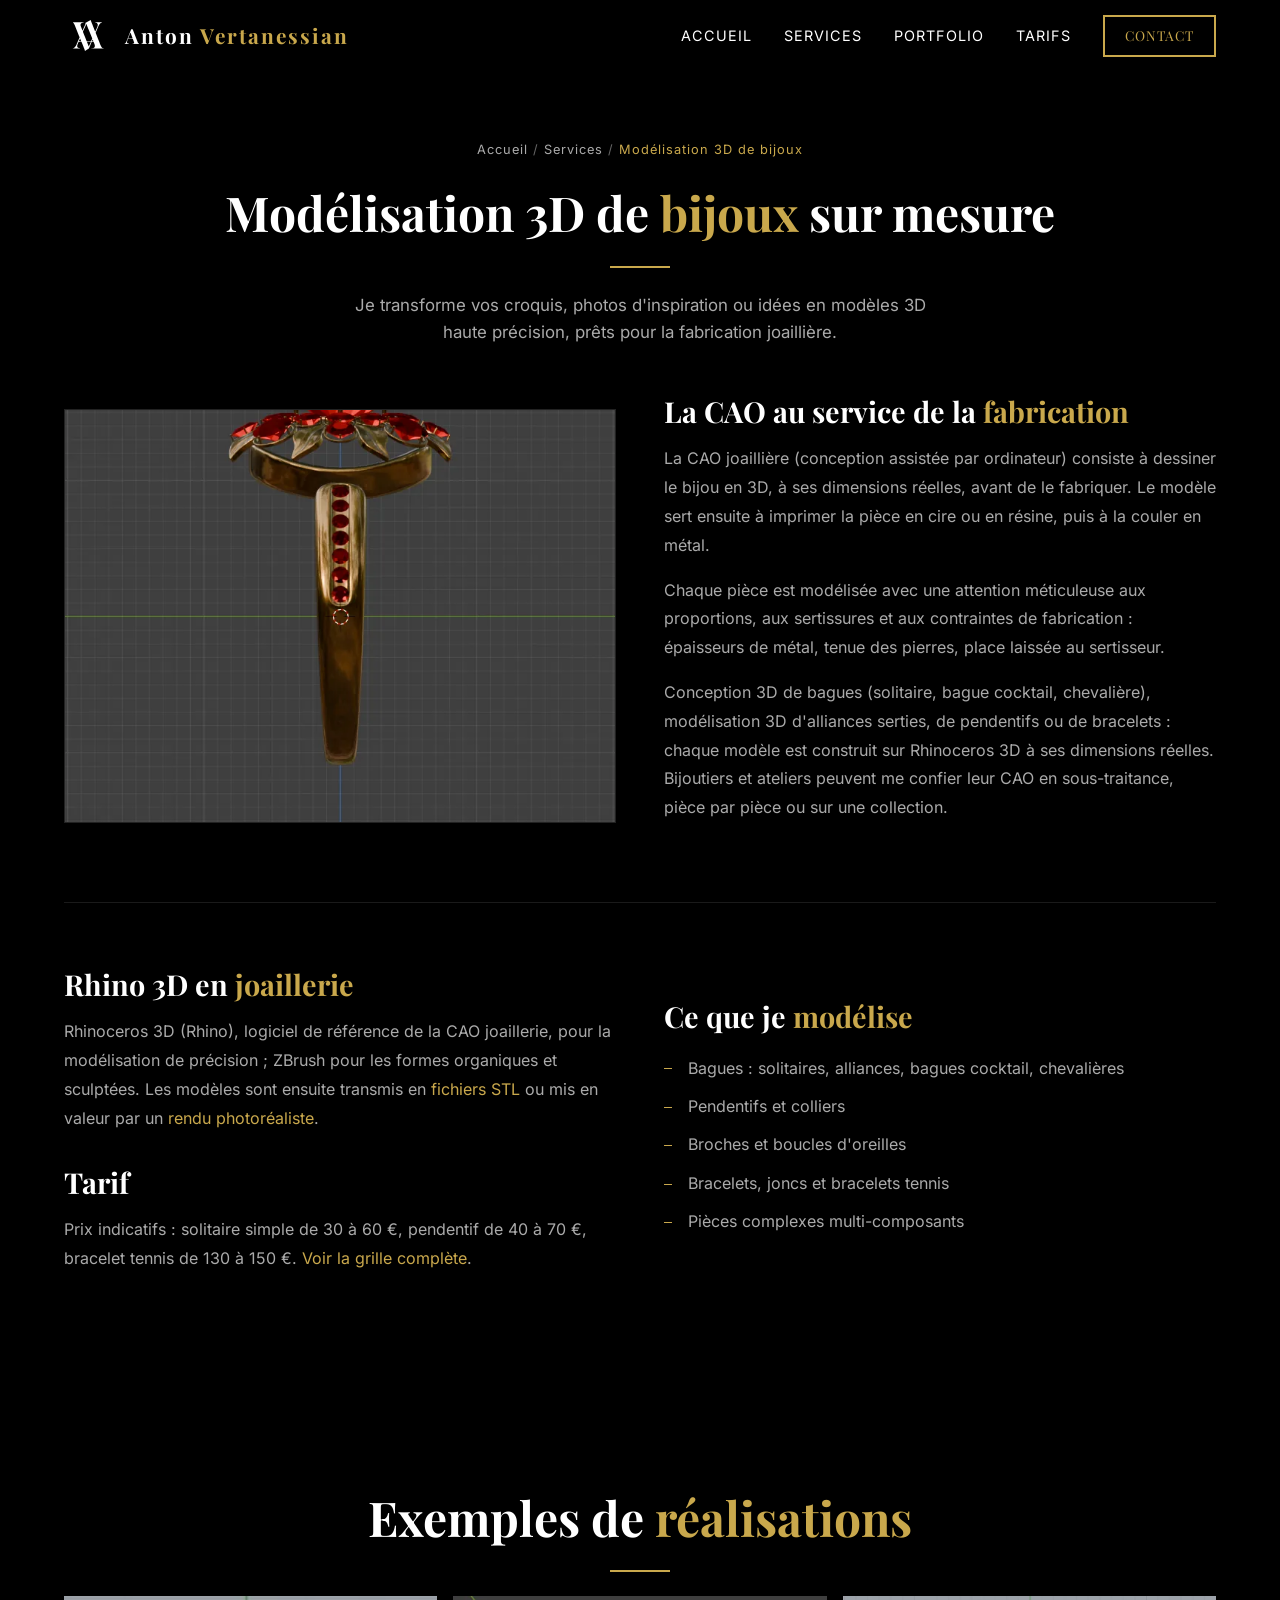
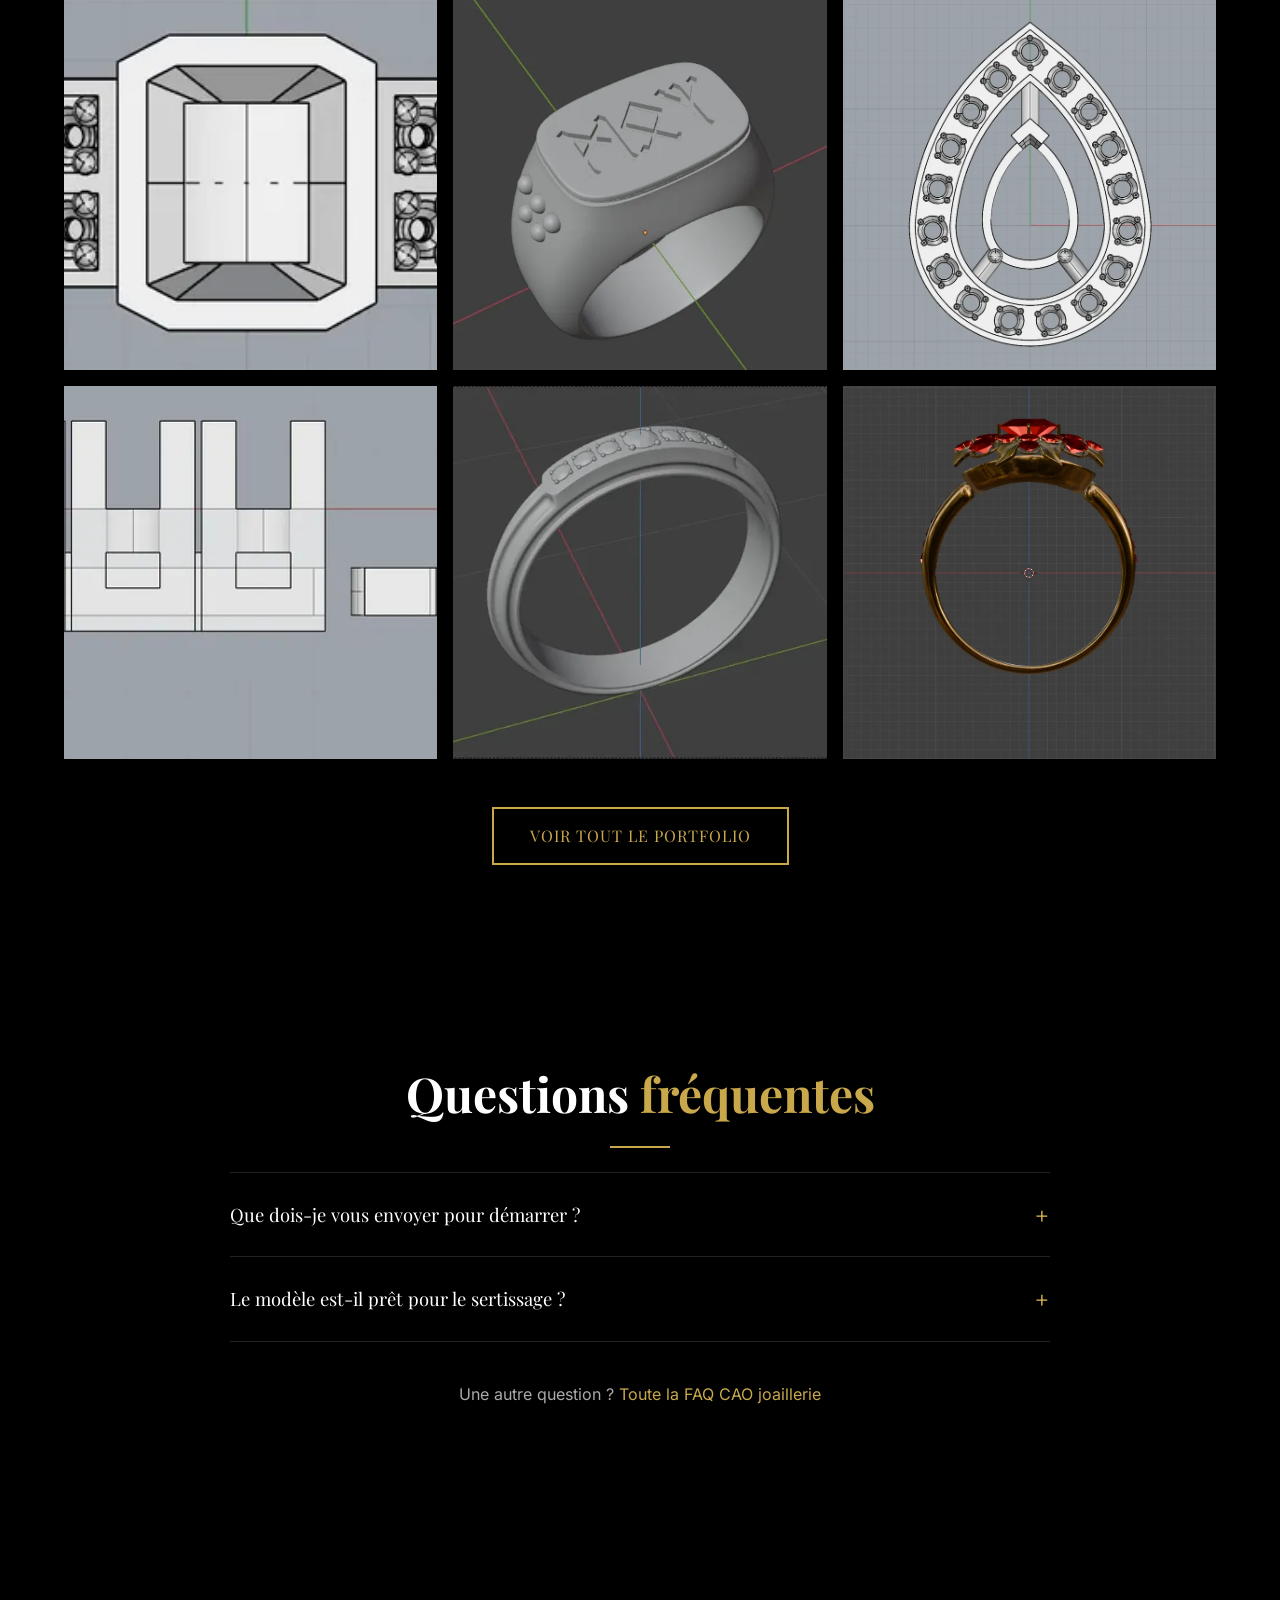
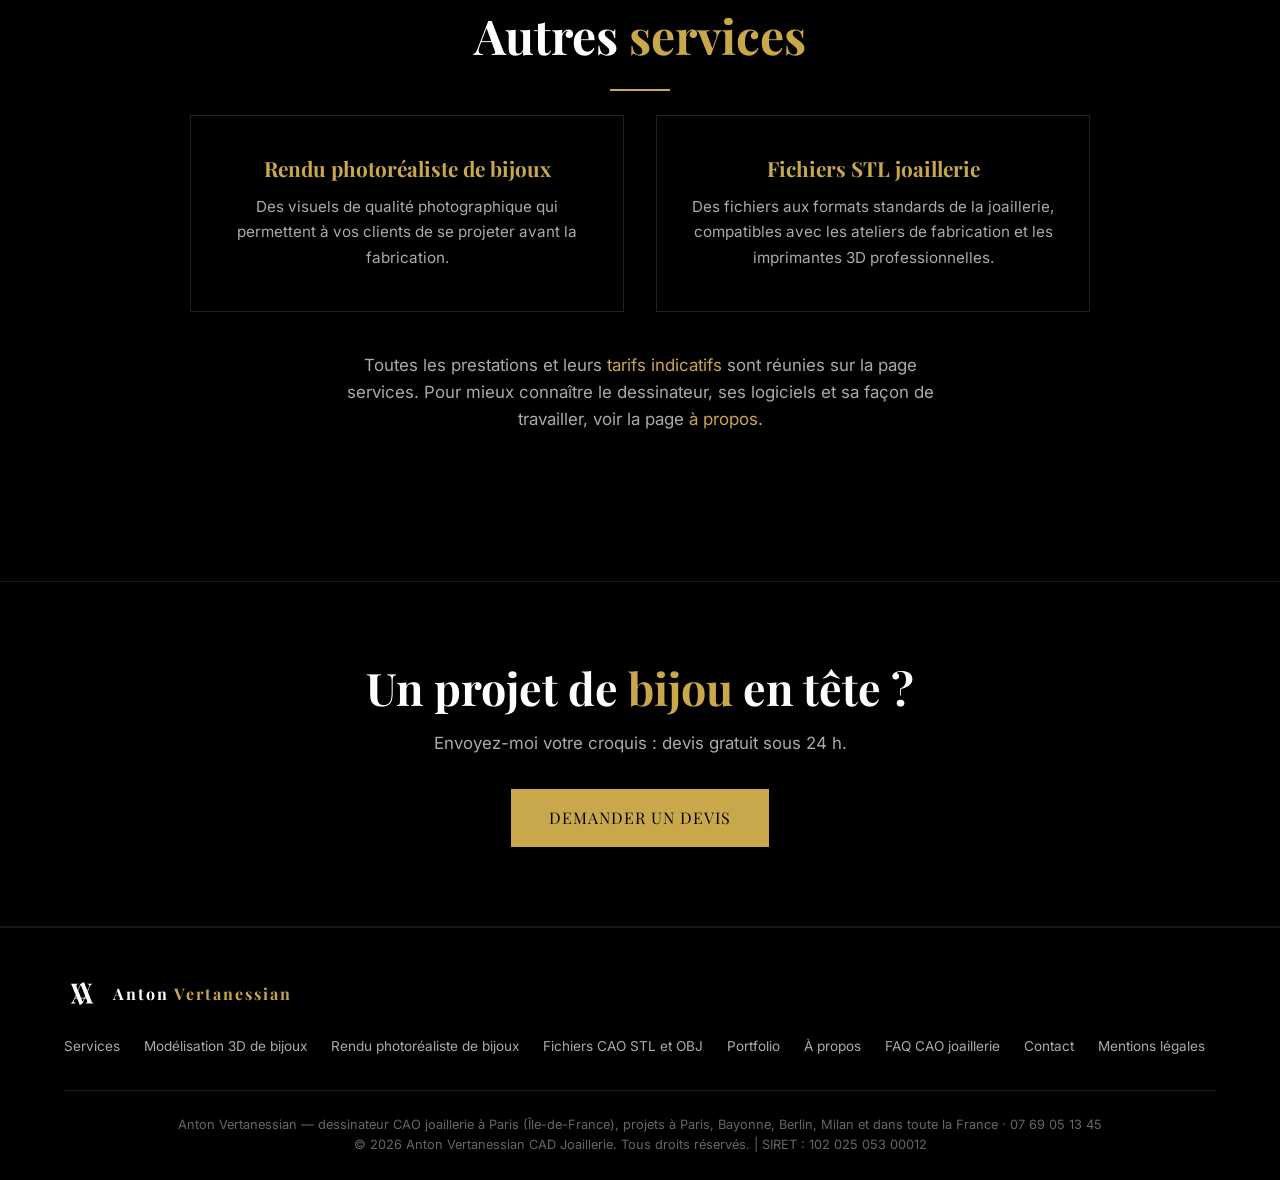
<file: modelisation-3d-bijoux.html>
<!DOCTYPE html>
<html lang="fr">
<head>
  <meta charset="UTF-8">
  <meta name="viewport" content="width=device-width, initial-scale=1.0">
  <title>Modélisation 3D de bijoux sur mesure | Anton Vertanessian</title>
  <meta name="description" content="Modélisation 3D de bagues, alliances, pendentifs et bracelets sur Rhino 3D. Une CAO joaillerie pensée pour le sertissage et la fonte. Devis sous 24 h.">
  <meta name="robots" content="index, follow, max-image-preview:large">
  <link rel="canonical" href="https://didiland.dpdns.org/modelisation-3d-bijoux.html">
  <link rel="describedby" href="llms.txt" title="Présentation du site pour les assistants IA (llms.txt)">
  <meta name="author" content="Anton Vertanessian">
  <meta name="theme-color" content="#000000">
  <meta property="og:type" content="website">
  <meta property="og:locale" content="fr_FR">
  <meta property="og:site_name" content="Anton Vertanessian CAD Joaillerie">
  <meta property="og:title" content="Modélisation 3D de bijoux sur mesure | Anton Vertanessian">
  <meta property="og:description" content="Modélisation 3D de bagues, alliances, pendentifs et bracelets sur Rhino 3D. Une CAO joaillerie pensée pour le sertissage et la fonte. Devis sous 24 h.">
  <meta property="og:url" content="https://didiland.dpdns.org/modelisation-3d-bijoux.html">
  <meta property="og:image" content="https://didiland.dpdns.org/images/og-bague-fleur-cao-joaillerie.jpg">
  <meta property="og:image:width" content="1200">
  <meta property="og:image:height" content="630">
  <meta property="og:image:alt" content="Bague Fleur en or jaune modélisée en CAO joaillerie">
  <meta name="twitter:card" content="summary_large_image">
  <meta name="twitter:title" content="Modélisation 3D de bijoux sur mesure | Anton Vertanessian">
  <meta name="twitter:description" content="Modélisation 3D de bagues, alliances, pendentifs et bracelets sur Rhino 3D. Une CAO joaillerie pensée pour le sertissage et la fonte. Devis sous 24 h.">
  <script type="application/ld+json">{"@context":"https://schema.org","@graph":[{"@type":"WebSite","@id":"https://didiland.dpdns.org/#website","url":"https://didiland.dpdns.org/","name":"Anton Vertanessian CAD Joaillerie","alternateName":"Anton Vertanessian","description":"Site d'Anton Vertanessian, dessinateur CAO joaillerie indépendant à Paris : modélisation 3D de bijoux, rendus photoréalistes et fichiers STL.","inLanguage":"fr-FR","publisher":{"@id":"https://didiland.dpdns.org/#business"},"copyrightHolder":{"@id":"https://didiland.dpdns.org/#anton"}},{"@type":"ProfessionalService","@id":"https://didiland.dpdns.org/#business","name":"Anton Vertanessian CAD Joaillerie","alternateName":["Anton Vertanessian","CAO joaillerie Anton Vertanessian"],"description":"Prestataire indépendant spécialisé en CAO joaillerie à Paris : modélisation 3D de bijoux sur mesure, rendus photoréalistes et fichiers STL prêts pour l'impression 3D et la fonte, pour les bijoutiers, joailliers, ateliers de fabrication et créateurs.","url":"https://didiland.dpdns.org/","logo":{"@type":"ImageObject","@id":"https://didiland.dpdns.org/#logo","url":"https://didiland.dpdns.org/images/Logo.svg","contentUrl":"https://didiland.dpdns.org/images/Logo.svg","caption":"Anton Vertanessian CAD Joaillerie"},"image":"https://didiland.dpdns.org/images/og-bague-fleur-cao-joaillerie.jpg","email":"anton.chebab@gmail.com","telephone":"+33769051345","address":{"@type":"PostalAddress","addressLocality":"Paris","addressRegion":"Île-de-France","addressCountry":"FR"},"areaServed":[{"@type":"City","name":"Paris","containedInPlace":{"@type":"Country","name":"France"}},{"@type":"City","name":"Bayonne","containedInPlace":{"@type":"Country","name":"France"}},{"@type":"City","name":"Berlin","containedInPlace":{"@type":"Country","name":"Allemagne"}},{"@type":"City","name":"Milan","alternateName":"Milano","containedInPlace":{"@type":"Country","name":"Italie"}},{"@type":"AdministrativeArea","name":"Île-de-France"},{"@type":"Country","name":"France"}],"priceRange":"20 € – 150 €","founder":{"@id":"https://didiland.dpdns.org/#anton"}},{"@type":"Person","@id":"https://didiland.dpdns.org/#anton","name":"Anton Vertanessian","jobTitle":"Dessinateur CAO joaillerie indépendant","url":"https://didiland.dpdns.org/a-propos.html","worksFor":{"@id":"https://didiland.dpdns.org/#business"}},{"@type":"WebPage","@id":"https://didiland.dpdns.org/modelisation-3d-bijoux.html#webpage","url":"https://didiland.dpdns.org/modelisation-3d-bijoux.html","name":"Modélisation 3D de bijoux sur mesure | Anton Vertanessian","description":"Modélisation 3D de bagues, alliances, pendentifs et bracelets sur Rhino 3D. Une CAO joaillerie pensée pour le sertissage et la fonte. Devis sous 24 h.","inLanguage":"fr-FR","isPartOf":{"@id":"https://didiland.dpdns.org/#website"},"about":{"@id":"https://didiland.dpdns.org/#business"},"primaryImageOfPage":{"@type":"ImageObject","url":"https://didiland.dpdns.org/images/bague-fleur-cao-profil.webp"},"dateModified":"2026-11-13","breadcrumb":{"@id":"https://didiland.dpdns.org/modelisation-3d-bijoux.html#breadcrumb"},"mainEntity":{"@id":"https://didiland.dpdns.org/modelisation-3d-bijoux.html#service"}},{"@type":"BreadcrumbList","@id":"https://didiland.dpdns.org/modelisation-3d-bijoux.html#breadcrumb","itemListElement":[{"@type":"ListItem","position":1,"name":"Accueil","item":"https://didiland.dpdns.org/"},{"@type":"ListItem","position":2,"name":"Services","item":"https://didiland.dpdns.org/services.html"},{"@type":"ListItem","position":3,"name":"Modélisation 3D de bijoux","item":"https://didiland.dpdns.org/modelisation-3d-bijoux.html"}]},{"@type":"Service","@id":"https://didiland.dpdns.org/modelisation-3d-bijoux.html#service","name":"Modélisation 3D de bijoux sur mesure","serviceType":"Modélisation 3D de bijoux","url":"https://didiland.dpdns.org/modelisation-3d-bijoux.html","provider":{"@id":"https://didiland.dpdns.org/#business"},"category":"CAO joaillerie","description":"Modélisation 3D de bagues, alliances, pendentifs, broches et bracelets sur Rhinoceros 3D, à partir d'un croquis, de photos ou d'une idée. CAO joaillerie précise, pensée pour le sertissage et la fabrication. Devis gratuit sous 24 h.","image":"https://didiland.dpdns.org/images/bague-fleur-cao-profil.webp","areaServed":[{"@type":"City","name":"Paris","containedInPlace":{"@type":"Country","name":"France"}},{"@type":"City","name":"Bayonne","containedInPlace":{"@type":"Country","name":"France"}},{"@type":"City","name":"Berlin","containedInPlace":{"@type":"Country","name":"Allemagne"}},{"@type":"City","name":"Milan","alternateName":"Milano","containedInPlace":{"@type":"Country","name":"Italie"}},{"@type":"AdministrativeArea","name":"Île-de-France"},{"@type":"Country","name":"France"}],"audience":{"@type":"BusinessAudience","audienceType":"Bijoutiers, joailliers, ateliers de fabrication, créateurs de bijoux, maisons de joaillerie"},"offers":{"@type":"Offer","priceCurrency":"EUR","priceSpecification":{"@type":"PriceSpecification","minPrice":20,"priceCurrency":"EUR"},"description":"Tarifs indicatifs par type de pièce, à partir de 20 €","url":"https://didiland.dpdns.org/services.html#tarifs"},"mainEntityOfPage":{"@id":"https://didiland.dpdns.org/modelisation-3d-bijoux.html#webpage"}},{"@type":"FAQPage","@id":"https://didiland.dpdns.org/modelisation-3d-bijoux.html#faq","inLanguage":"fr-FR","isPartOf":{"@id":"https://didiland.dpdns.org/modelisation-3d-bijoux.html#webpage"},"mainEntity":[{"@type":"Question","name":"Que dois-je vous envoyer pour démarrer ?","acceptedAnswer":{"@type":"Answer","text":"Un croquis, des photos d'inspiration ou une simple description, avec le tour de doigt, les dimensions des pierres et le métal souhaité. Je reviens vers vous sous 24 h avec un devis."}},{"@type":"Question","name":"Le modèle est-il prêt pour le sertissage ?","acceptedAnswer":{"@type":"Answer","text":"Oui : griffes, chatons et sièges des pierres sont modélisés en tenant compte du serti prévu, pour que le sertisseur puisse travailler directement sur la pièce coulée."}}]}]}</script>
  <link rel="preload" href="fonts/inter-latin.woff2" as="font" type="font/woff2" crossorigin>
  <link rel="preload" href="fonts/playfair-display-latin.woff2" as="font" type="font/woff2" crossorigin>
  <link rel="icon" type="image/svg+xml" href="images/Logo.svg">
  <link rel="stylesheet" href="style.css?v=10">
  <noscript><style>.reveal,.reveal-left,.reveal-right{opacity:1;transform:none}</style></noscript>
</head>
<body>

  <!-- NAVBAR -->
  <nav class="navbar scrolled" aria-label="Navigation principale">
    <div class="container">
      <a href="./" class="logo" aria-label="Anton Vertanessian, accueil"><img src="images/Logo.svg" alt="" class="logo-img"><span class="logo-text">Anton <span>Vertanessian</span></span></a>
      <ul class="nav-links" id="menu-principal">
        <li><a href="./">Accueil</a></li>
        <li><a href="services.html">Services</a></li>
        <li><a href="portfolio.html">Portfolio</a></li>
        <li><a href="services.html#tarifs">Tarifs</a></li>
        <li><a href="contact.html" class="btn" style="padding:8px 20px;font-size:.85rem">Contact</a></li>
      </ul>
      <button type="button" class="hamburger" aria-label="Ouvrir le menu" aria-expanded="false" aria-controls="menu-principal">
        <span></span><span></span><span></span>
      </button>
    </div>
  </nav>

  <main>


  <!-- EN-TÊTE -->
  <section class="section" style="padding-top:140px">
    <div class="container">
      <nav class="breadcrumb reveal" aria-label="Fil d'Ariane"><a href="./">Accueil</a> / <a href="services.html">Services</a> / <span>Modélisation 3D de bijoux</span></nav>
      <h1 class="section-title reveal">Modélisation 3D de <span class="gold">bijoux</span> sur mesure</h1>
      <div class="divider reveal"></div>
      <p class="section-subtitle reveal">Je transforme vos croquis, photos d'inspiration ou idées en modèles 3D haute précision, prêts pour la fabrication joaillière.</p>

      <div class="service-detail reveal">
        <div class="service-detail-img">
          <img src="images/bague-fleur-cao-profil.webp" alt="Modèle CAO de la bague Fleur, vue de profil" style="width:100%;height:100%;object-fit:cover" width="743" height="741">
        </div>
        <div class="service-detail-content">
          <h2>La CAO au service de la <span class="gold">fabrication</span></h2>
          <p>La CAO joaillière (conception assistée par ordinateur) consiste à dessiner le bijou en 3D, à ses dimensions réelles, avant de le fabriquer. Le modèle sert ensuite à imprimer la pièce en cire ou en résine, puis à la couler en métal.</p><p>Chaque pièce est modélisée avec une attention méticuleuse aux proportions, aux sertissures et aux contraintes de fabrication : épaisseurs de métal, tenue des pierres, place laissée au sertisseur.</p>
          <p>Conception 3D de bagues (solitaire, bague cocktail, chevalière), modélisation 3D d'alliances serties, de pendentifs ou de bracelets : chaque modèle est construit sur Rhinoceros 3D à ses dimensions réelles. Bijoutiers et ateliers peuvent me confier leur CAO en sous-traitance, pièce par pièce ou sur une collection.</p>
        </div>
      </div>

      <div class="service-detail reveal">
        <div class="service-detail-content">
          <h2>Ce que je <span class="gold">modélise</span></h2>
          <ul>
            <li>Bagues : solitaires, alliances, bagues cocktail, chevalières</li>
            <li>Pendentifs et colliers</li>
            <li>Broches et boucles d'oreilles</li>
            <li>Bracelets, joncs et bracelets tennis</li>
            <li>Pièces complexes multi-composants</li>
          </ul>
        </div>
        <div class="service-detail-content">
          <h2>Rhino 3D en <span class="gold">joaillerie</span></h2>
          <p>Rhinoceros 3D (Rhino), logiciel de référence de la CAO joaillerie, pour la modélisation de précision ; ZBrush pour les formes organiques et sculptées. Les modèles sont ensuite transmis en <a class="gold" href="fichiers-cao-stl-bijoux.html">fichiers STL</a> ou mis en valeur par un <a class="gold" href="rendu-photorealiste-bijoux.html">rendu photoréaliste</a>.</p>
          <h2 style="margin-top:2rem">Tarif</h2>
          <p>Prix indicatifs : solitaire simple de 30 à 60 €, pendentif de 40 à 70 €, bracelet tennis de 130 à 150 €. <a class="gold" href="services.html#tarifs">Voir la grille complète</a>.</p>
        </div>
      </div>
    </div>
  </section>

  <!-- RÉALISATIONS -->
  <section class="section">
    <div class="container">
      <h2 class="section-title reveal">Exemples de <span class="gold">réalisations</span></h2>
      <div class="divider reveal"></div>
      <div class="portfolio-grid">
        <div class="portfolio-item portfolio-item--static reveal">
          <img src="images/bague-solitaire-epaule-emeraude-cao.webp" alt="Modélisation 3D bague solitaire épaulé avec pierre émeraude, vue de dessus" loading="lazy" width="1320" height="364" srcset="images/bague-solitaire-epaule-emeraude-cao-800.webp 800w, images/bague-solitaire-epaule-emeraude-cao.webp 1320w" sizes="(max-width: 480px) 100vw, (max-width: 968px) 50vw, 400px">
          <div class="overlay"><h3>Épaulé — Dessus</h3></div>
        </div>
        <div class="portfolio-item portfolio-item--static reveal">
          <img src="images/chevaliere-perspective-inscription-cao.webp" alt="Modèle CAO chevalière en vue trois-quarts avec inscription" loading="lazy" width="518" height="611">
          <div class="overlay"><h3>Chevalière — Perspective</h3></div>
        </div>
        <div class="portfolio-item portfolio-item--static reveal">
          <img src="images/pendentif-poire-structure-cao.webp" alt="Modèle CAO pendentif poire, structure sans pierre" loading="lazy" width="1026" height="1053" srcset="images/pendentif-poire-structure-cao-800.webp 800w, images/pendentif-poire-structure-cao.webp 1026w" sizes="(max-width: 480px) 100vw, (max-width: 968px) 50vw, 400px">
          <div class="overlay"><h3>Pendentif Poire — Structure</h3></div>
        </div>
        <div class="portfolio-item portfolio-item--static reveal">
          <img src="images/bracelet-tennis-assemblage-griffes-cao.webp" alt="Modèle CAO bracelet tennis assemblé, détail des griffes" loading="lazy" width="1593" height="683" srcset="images/bracelet-tennis-assemblage-griffes-cao-800.webp 800w, images/bracelet-tennis-assemblage-griffes-cao.webp 1593w" sizes="(max-width: 480px) 100vw, (max-width: 968px) 50vw, 400px">
          <div class="overlay"><h3>Tennis — Assemblage</h3></div>
        </div>
        <div class="portfolio-item portfolio-item--static reveal">
          <img src="images/alliance-sacre-coeur-sertie-cao.webp" alt="Modélisation 3D alliance Sacré-Cœur sertie, fichier CAO pour impression 3D" loading="lazy" width="1036" height="587" srcset="images/alliance-sacre-coeur-sertie-cao-800.webp 800w, images/alliance-sacre-coeur-sertie-cao.webp 1036w" sizes="(max-width: 480px) 100vw, (max-width: 968px) 50vw, 400px">
          <div class="overlay"><h3>Alliance Sacré-Cœur</h3></div>
        </div>
        <div class="portfolio-item portfolio-item--static reveal">
          <img src="images/bague-fleur-cao-face.webp" alt="Modèle CAO de la bague Fleur, vue de face avec chatons et griffes" loading="lazy" width="889" height="887">
          <div class="overlay"><h3>Bague Fleur — Face</h3></div>
        </div>
      </div>
      <div style="text-align:center;margin-top:3rem" class="reveal">
        <a href="portfolio.html" class="btn">Voir tout le portfolio</a>
      </div>
    </div>
  </section>

  <!-- FAQ -->
  <section class="section">
    <div class="container">
      <h2 class="section-title reveal">Questions <span class="gold">fréquentes</span></h2>
      <div class="divider reveal"></div>
      <div class="faq reveal">
        <details class="faq-item">
          <summary>Que dois-je vous envoyer pour démarrer ?</summary>
          <p>Un croquis, des photos d'inspiration ou une simple description, avec le tour de doigt, les dimensions des pierres et le métal souhaité. Je reviens vers vous sous 24 h avec un devis.</p>
        </details>
        <details class="faq-item">
          <summary>Le modèle est-il prêt pour le sertissage ?</summary>
          <p>Oui : griffes, chatons et sièges des pierres sont modélisés en tenant compte du serti prévu, pour que le sertisseur puisse travailler directement sur la pièce coulée.</p>
        </details>
      </div>
      <p class="reveal" style="text-align:center;margin-top:2.5rem;color:var(--gray)">Une autre question ? <a class="gold" href="faq-cao-joaillerie.html">Toute la FAQ CAO joaillerie</a></p>
    </div>
  </section>

  <!-- AUTRES SERVICES -->
  <section class="section">
    <div class="container">
      <h2 class="section-title reveal">Autres <span class="gold">services</span></h2>
      <div class="divider reveal"></div>
      <div class="services-grid services-grid--two">
        <a class="service-card reveal" href="rendu-photorealiste-bijoux.html">
          <h3>Rendu photoréaliste de bijoux</h3>
          <p>Des visuels de qualité photographique qui permettent à vos clients de se projeter avant la fabrication.</p>
        </a>
        <a class="service-card reveal" href="fichiers-cao-stl-bijoux.html">
          <h3>Fichiers STL joaillerie</h3>
          <p>Des fichiers aux formats standards de la joaillerie, compatibles avec les ateliers de fabrication et les imprimantes 3D professionnelles.</p>
        </a>
      </div>
      <p class="section-subtitle reveal" style="margin-top:2.5rem">Toutes les prestations et leurs <a class="gold" href="services.html#tarifs">tarifs indicatifs</a> sont réunies sur la page services. Pour mieux connaître le dessinateur, ses logiciels et sa façon de travailler, voir la page <a class="gold" href="a-propos.html">à propos</a>.</p>
    </div>
  </section>

  <!-- CTA -->
  <section class="cta-banner">
    <div class="container">
      <h2 class="reveal">Un projet de <span class="gold">bijou</span> en tête ?</h2>
      <p class="reveal">Envoyez-moi votre croquis : devis gratuit sous 24 h.</p>
      <a href="contact.html" class="btn btn-fill reveal">Demander un devis</a>
    </div>
  </section>

  </main>

  <!-- FOOTER -->
  <footer class="footer" role="contentinfo">
    <div class="container">
      <div class="footer-content">
        <a href="./" class="logo" aria-label="Anton Vertanessian, accueil"><img src="images/Logo.svg" alt="" class="logo-img"><span class="logo-text">Anton <span>Vertanessian</span></span></a>
        <div class="footer-links">
          <a href="services.html">Services</a>
          <a href="modelisation-3d-bijoux.html">Modélisation 3D de bijoux</a>
          <a href="rendu-photorealiste-bijoux.html">Rendu photoréaliste de bijoux</a>
          <a href="fichiers-cao-stl-bijoux.html">Fichiers CAO STL et OBJ</a>
          <a href="portfolio.html">Portfolio</a>
          <a href="a-propos.html">À propos</a>
          <a href="faq-cao-joaillerie.html">FAQ CAO joaillerie</a>
          <a href="contact.html">Contact</a>
          <a href="mentions-legales.html">Mentions légales</a>
        </div>
      </div>
      <div class="footer-bottom">
        Anton Vertanessian — dessinateur CAO joaillerie à Paris (Île-de-France), projets à Paris, Bayonne, Berlin, Milan et dans toute la France · <a href="tel:+33769051345">07 69 05 13 45</a><br>&copy; 2026 Anton Vertanessian CAD Joaillerie. Tous droits réservés. | SIRET : 102 025 053 00012
      </div>
    </div>
  </footer>

  <script src="data/site-data.js?v=7"></script>
  <script src="script.js?v=7"></script>
</body>
</html>
</file>
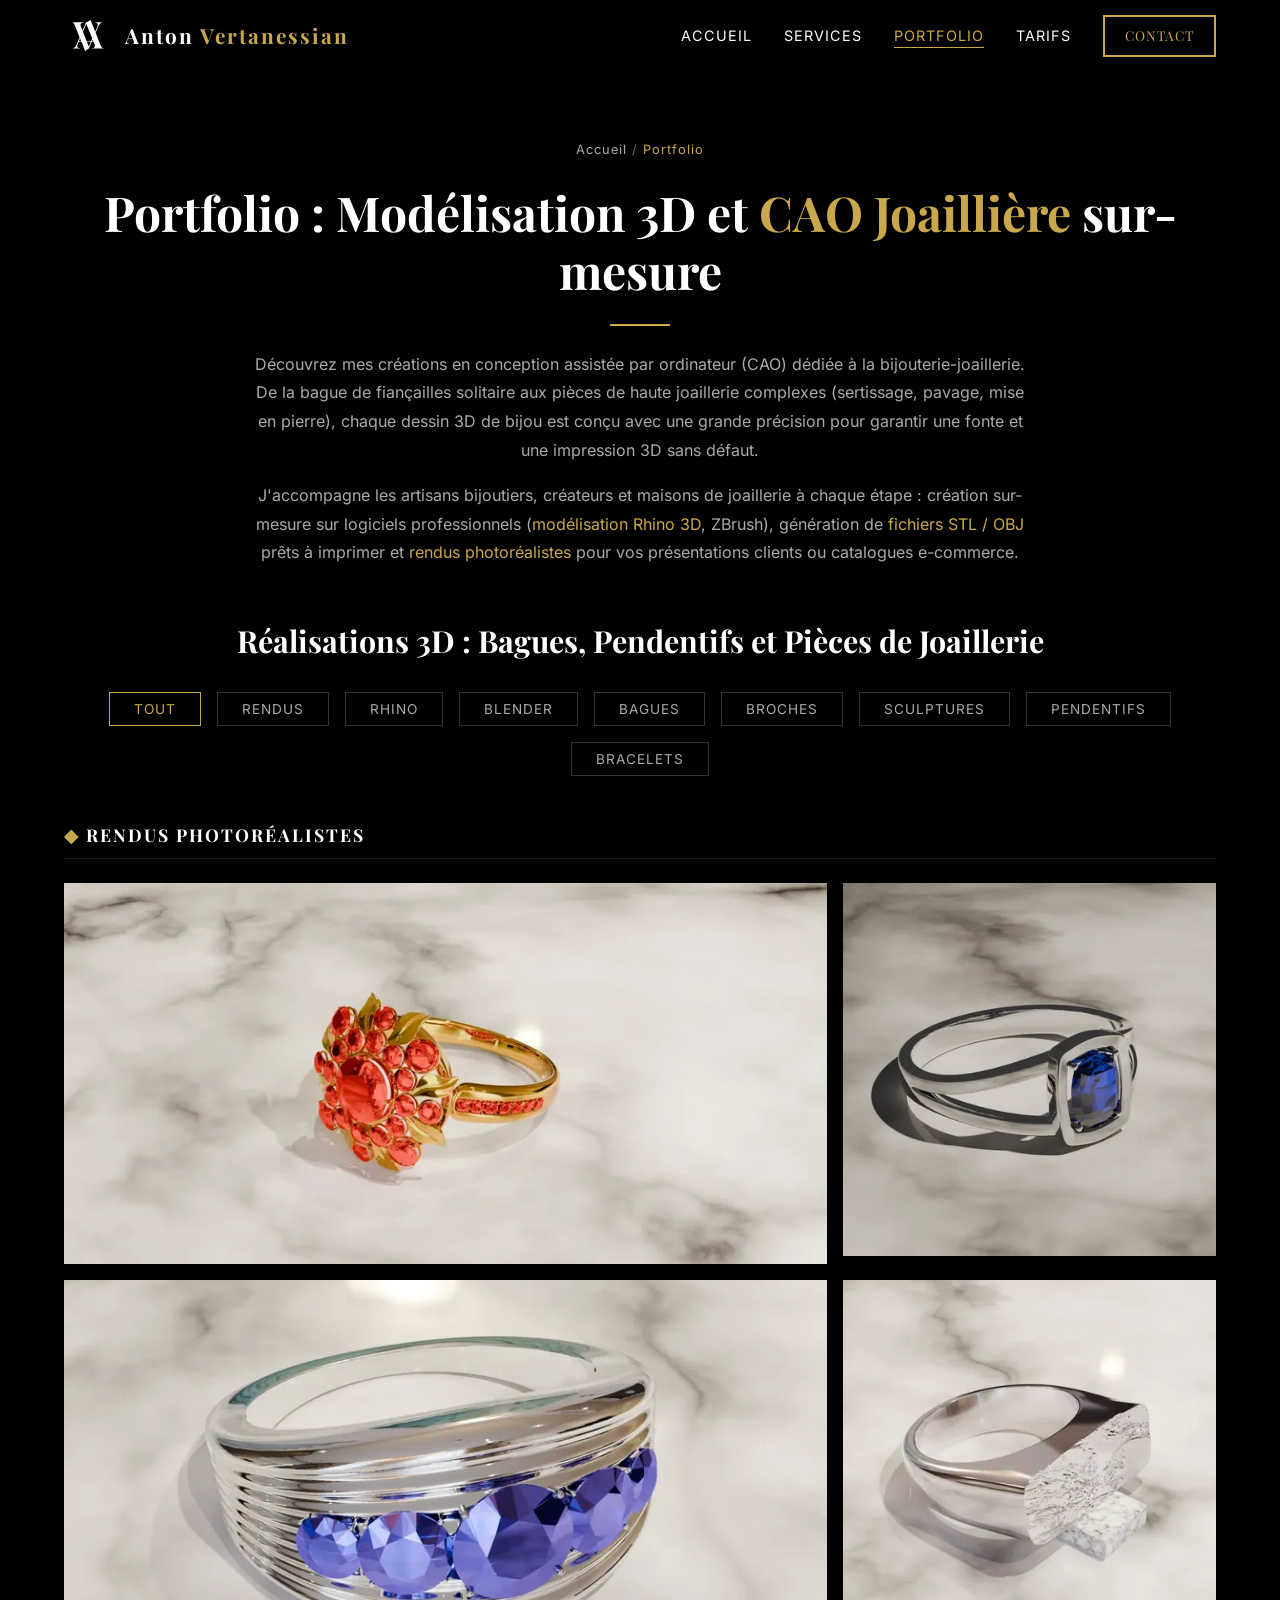
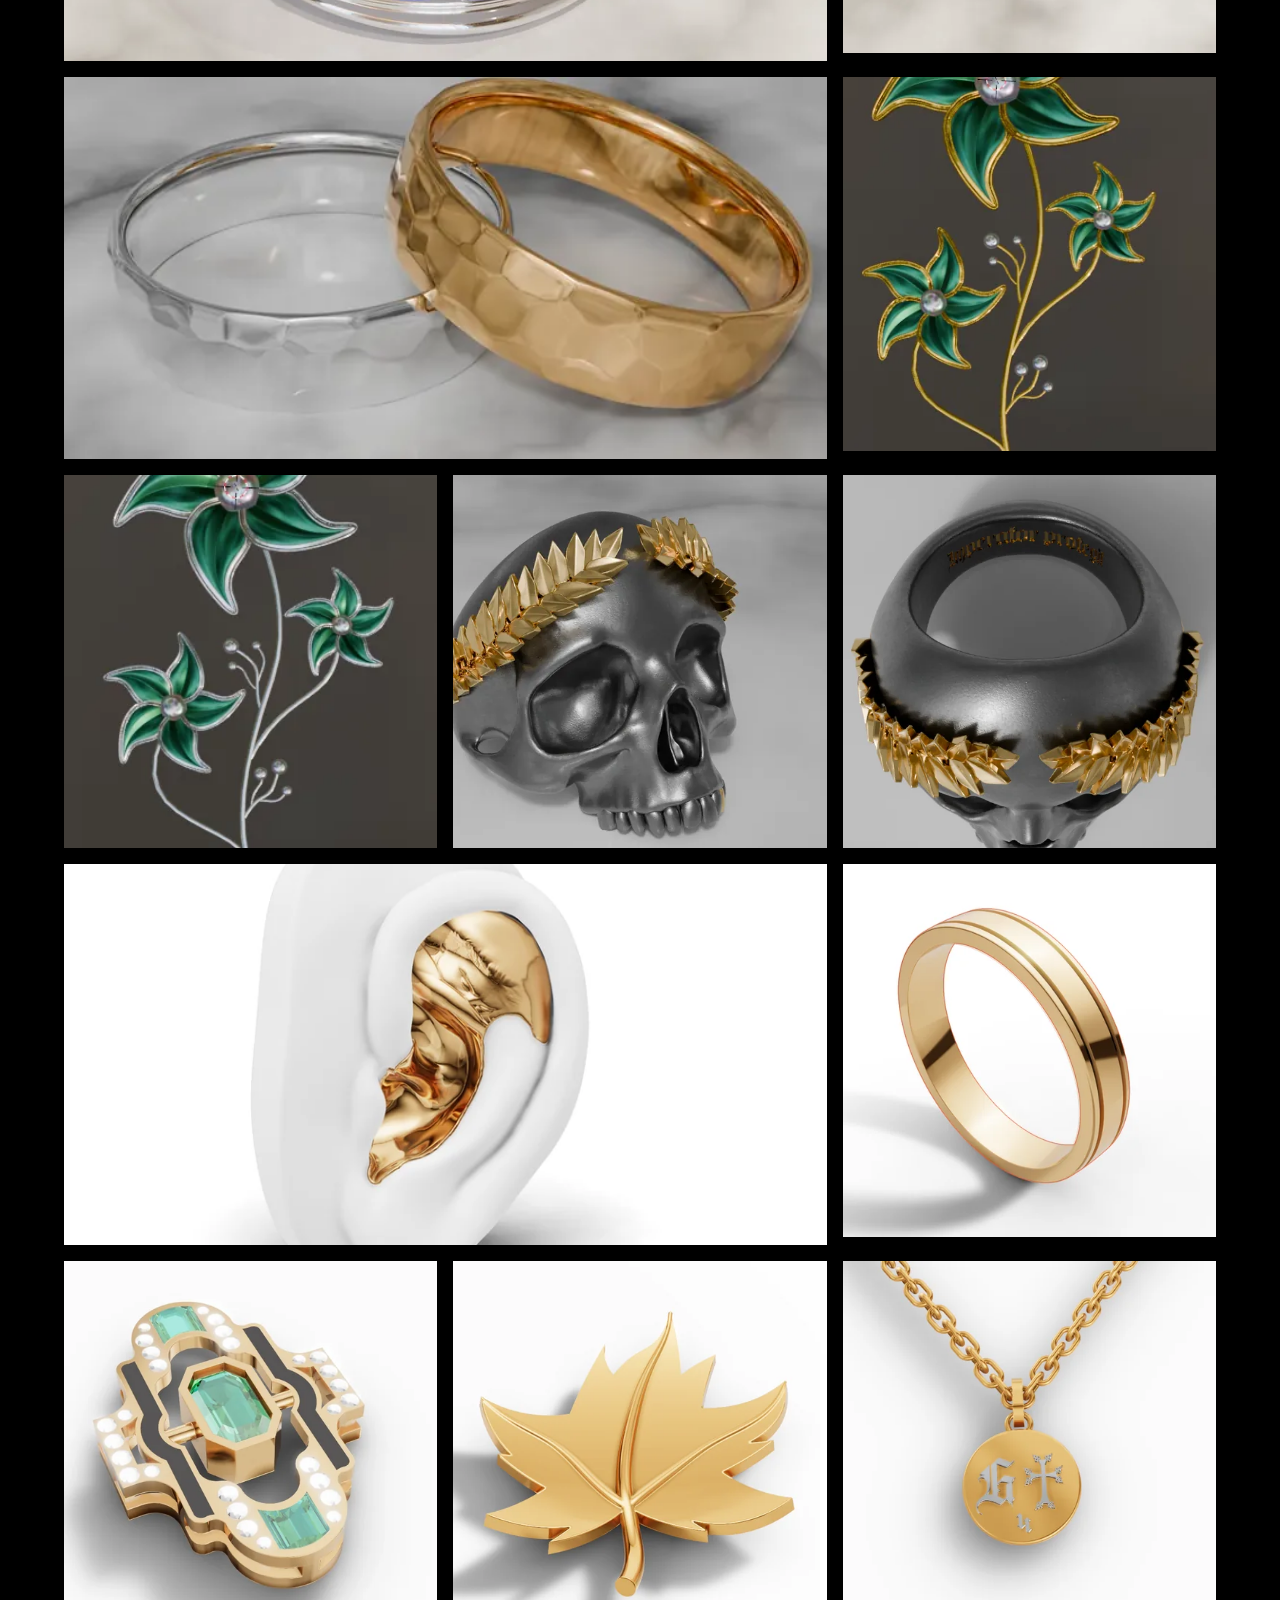
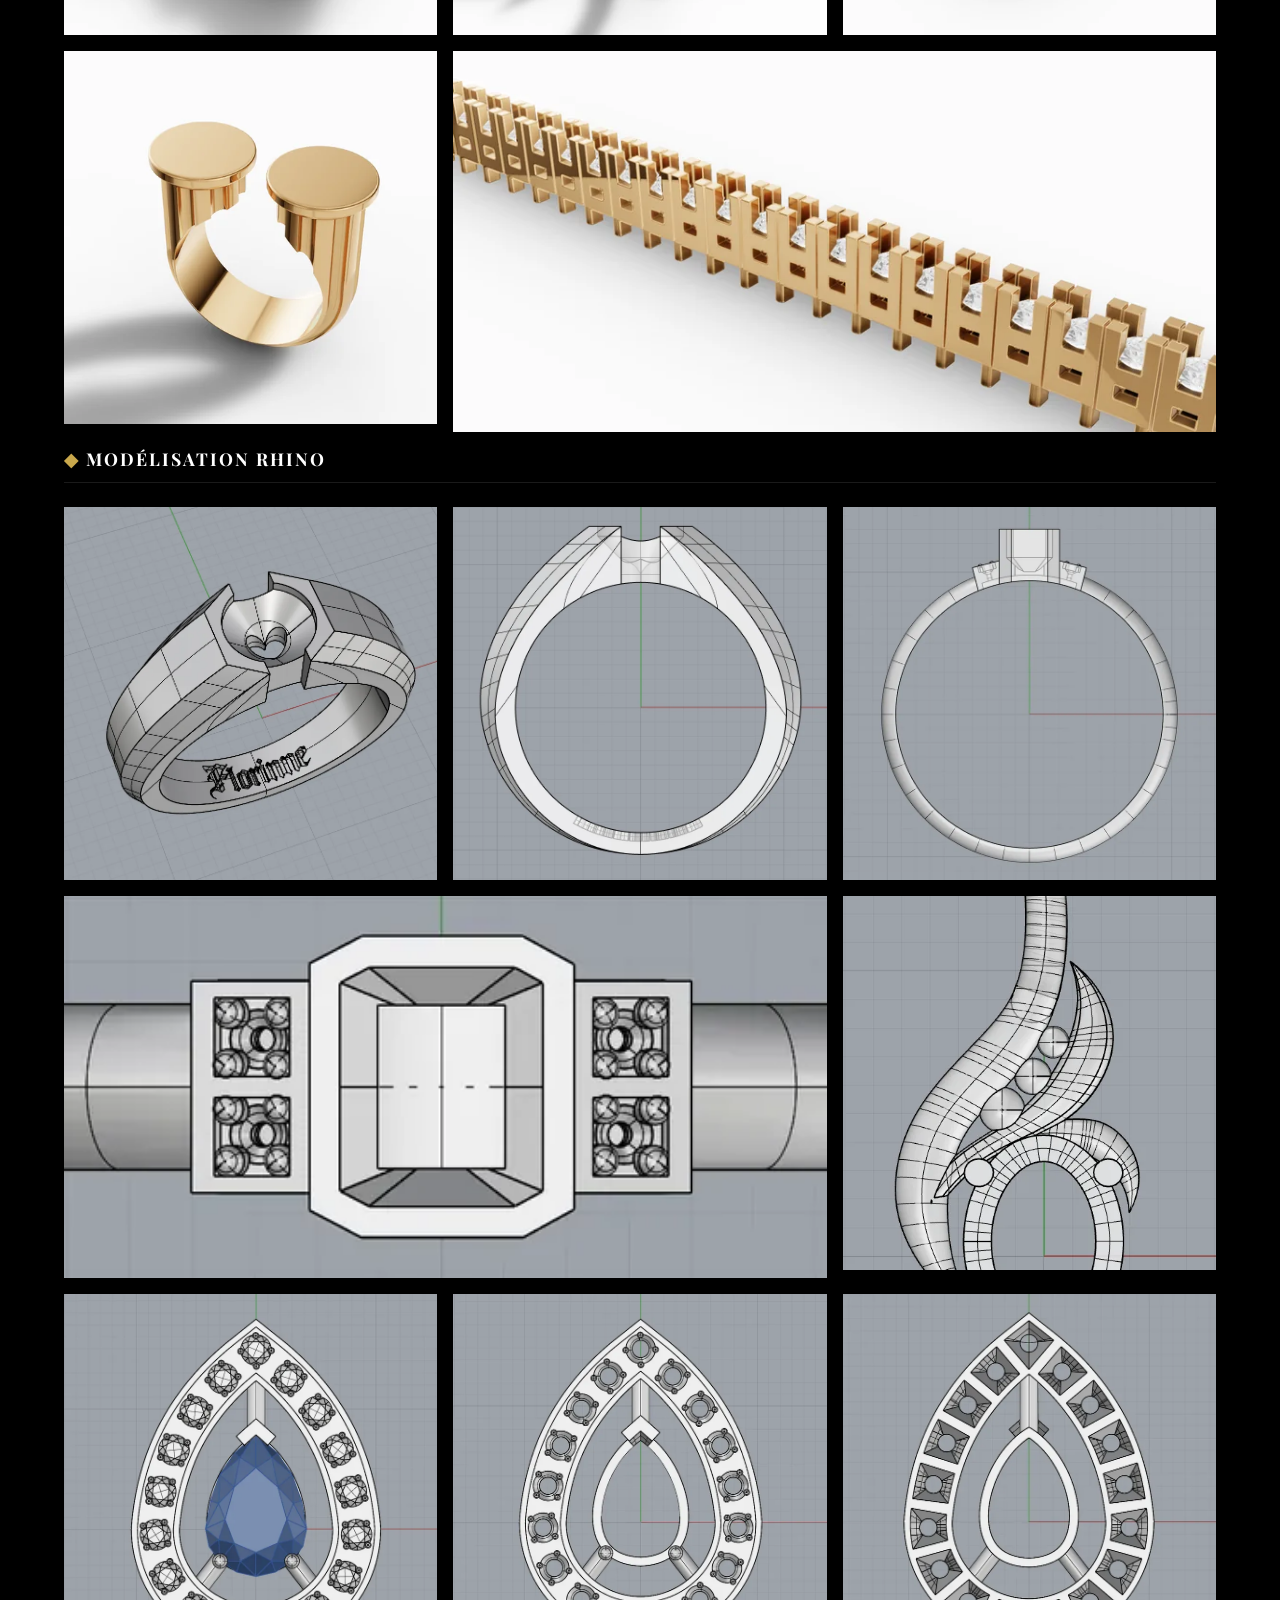
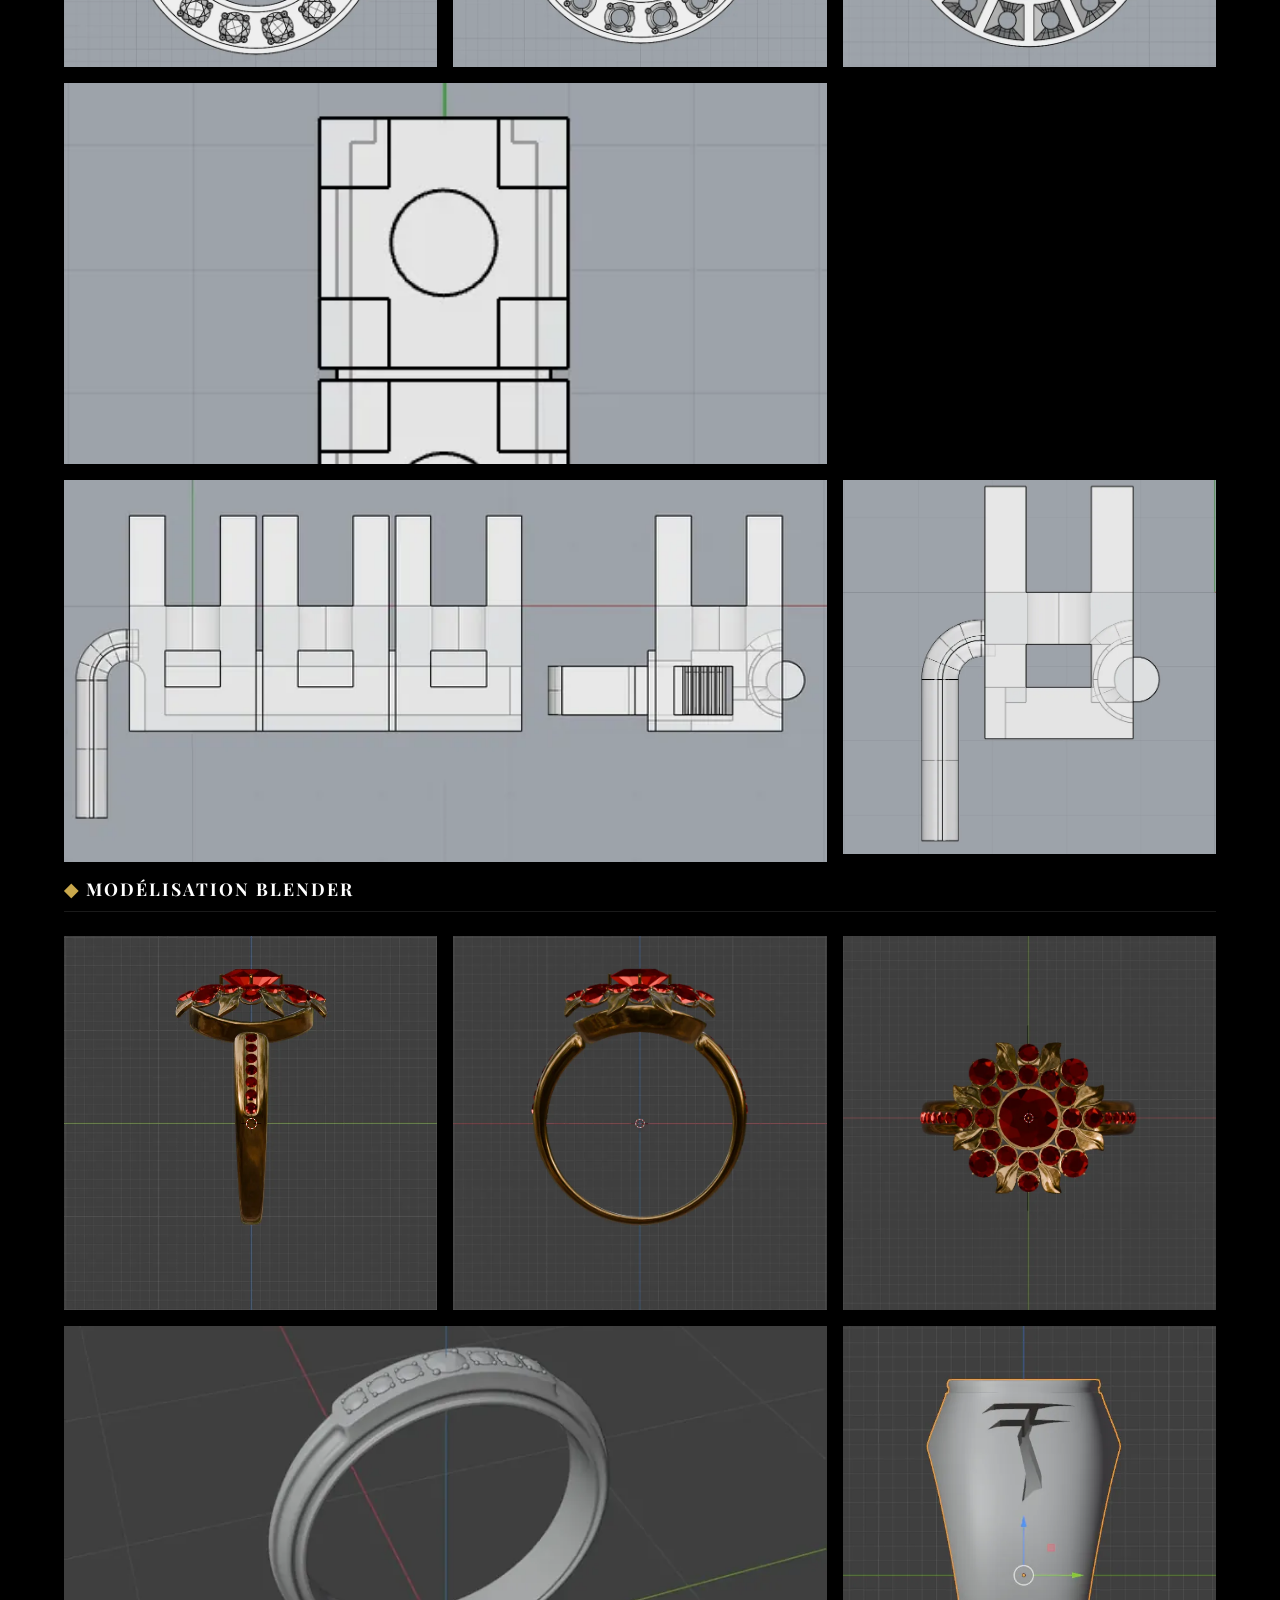
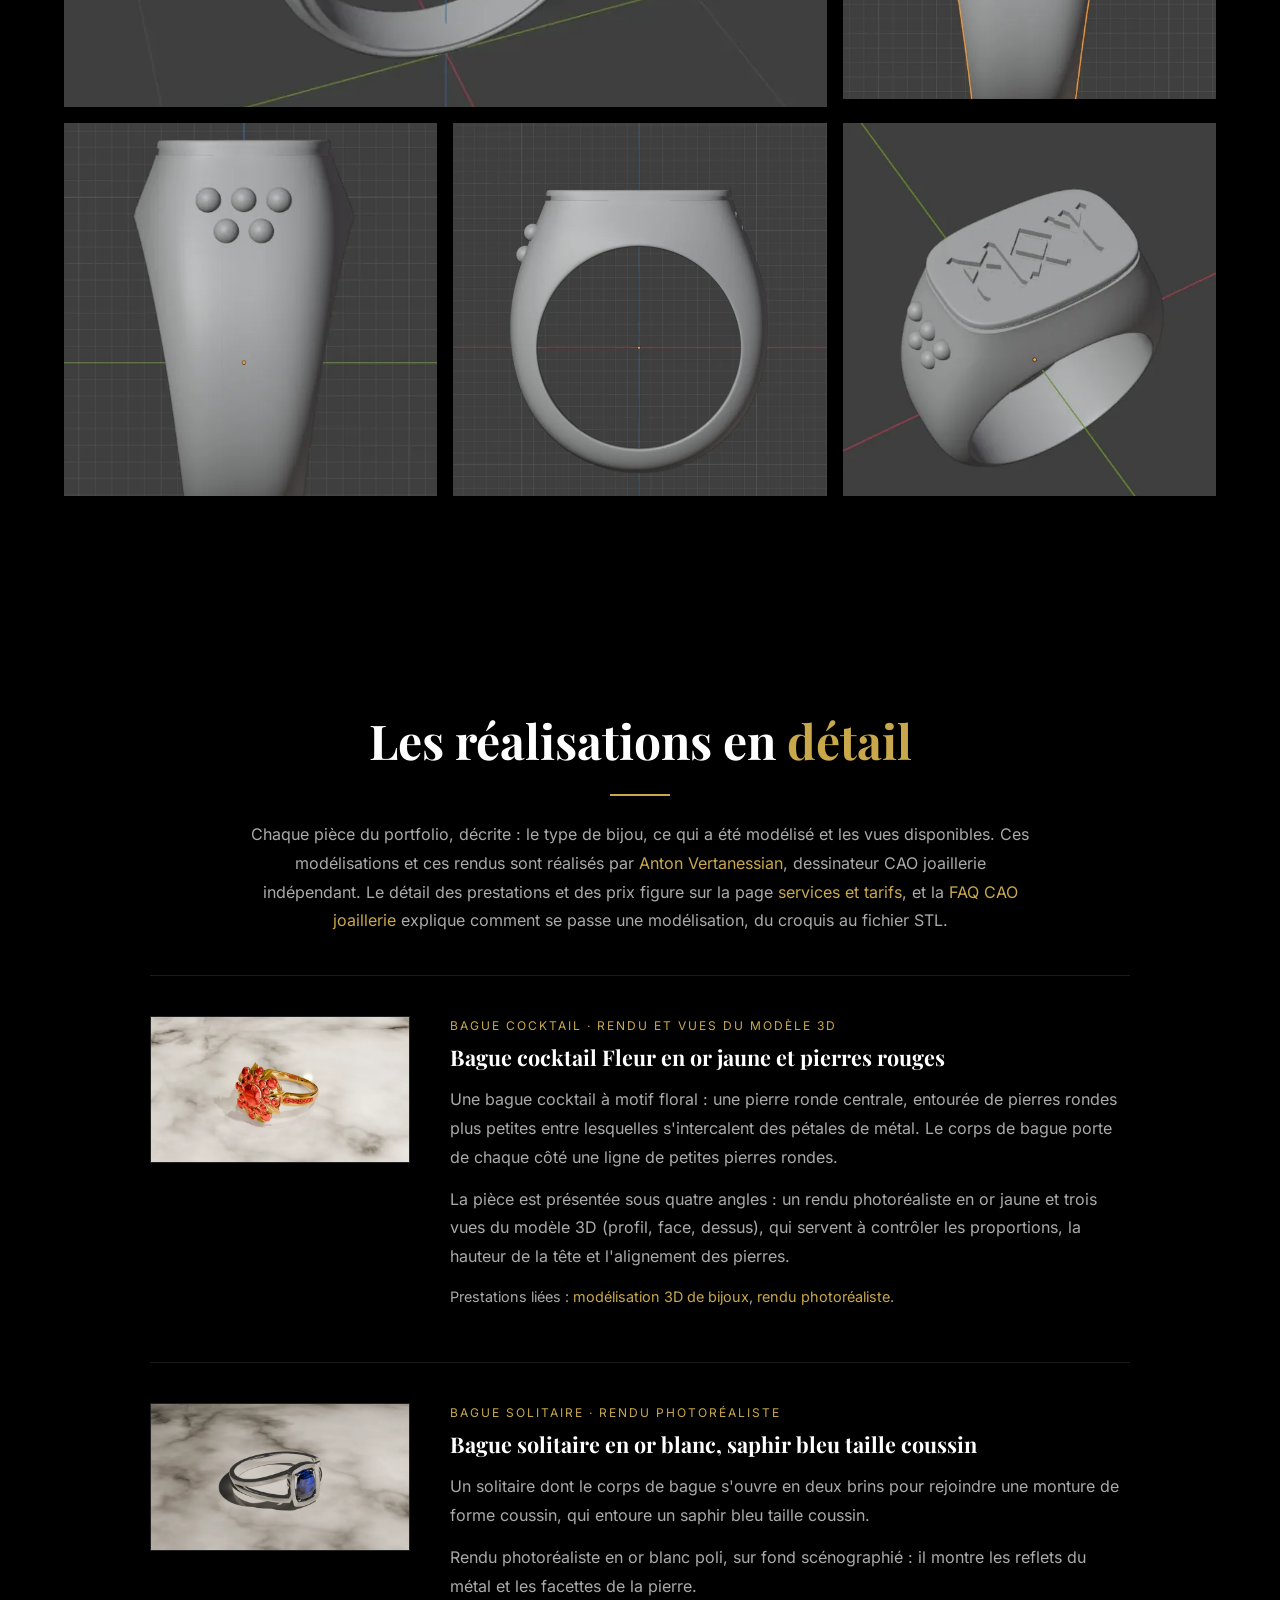
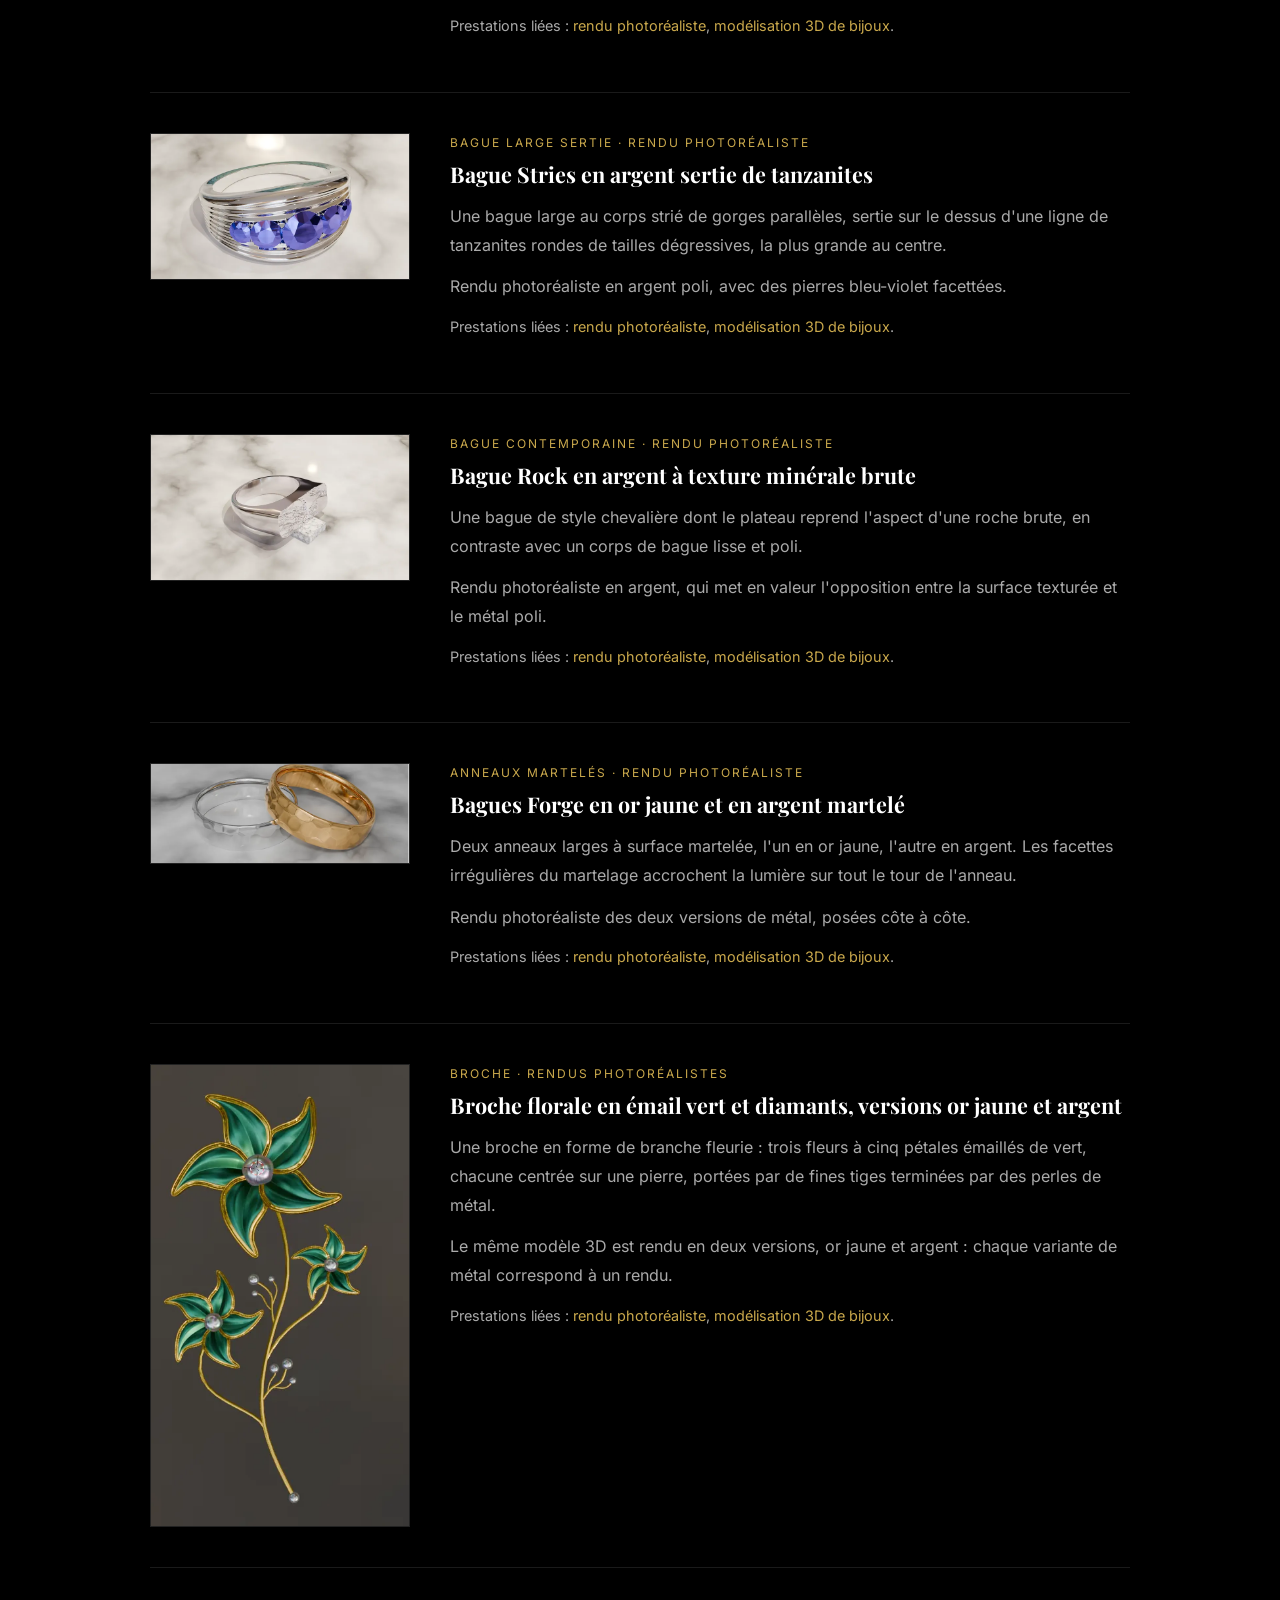
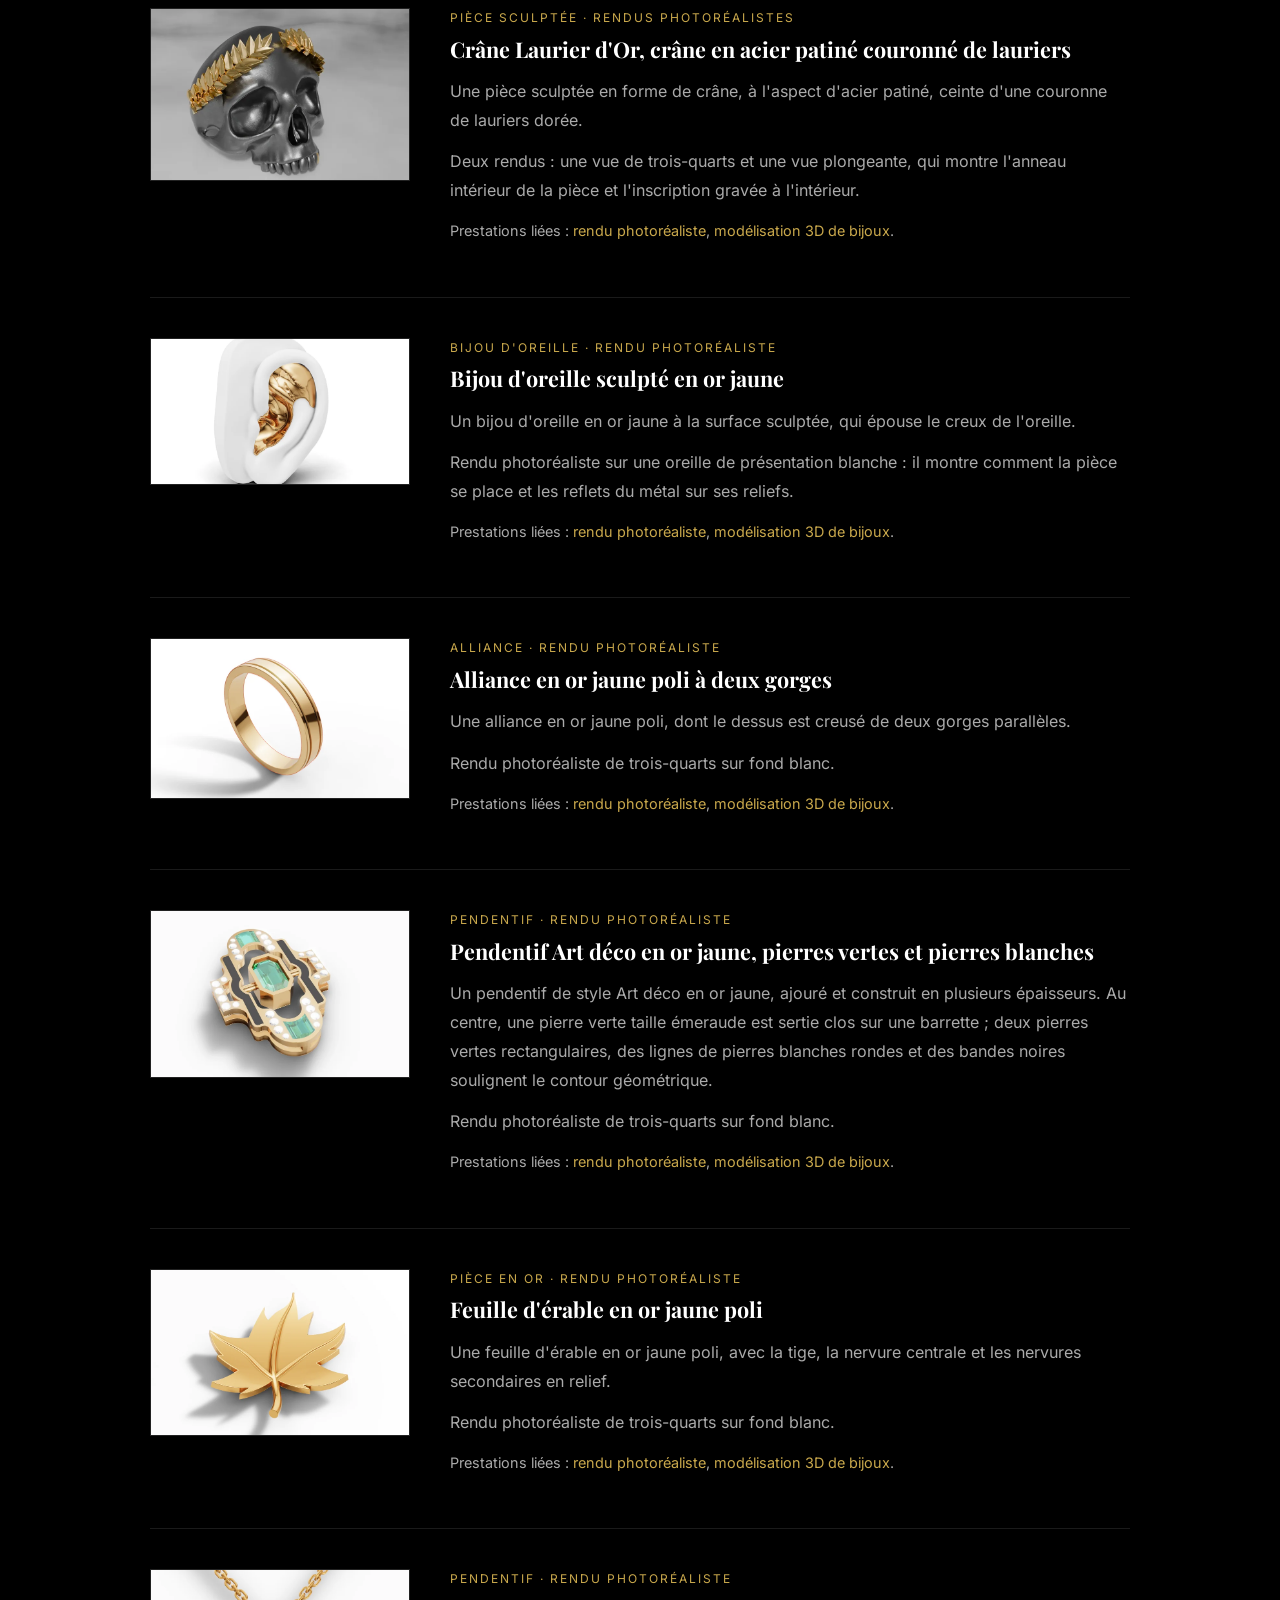
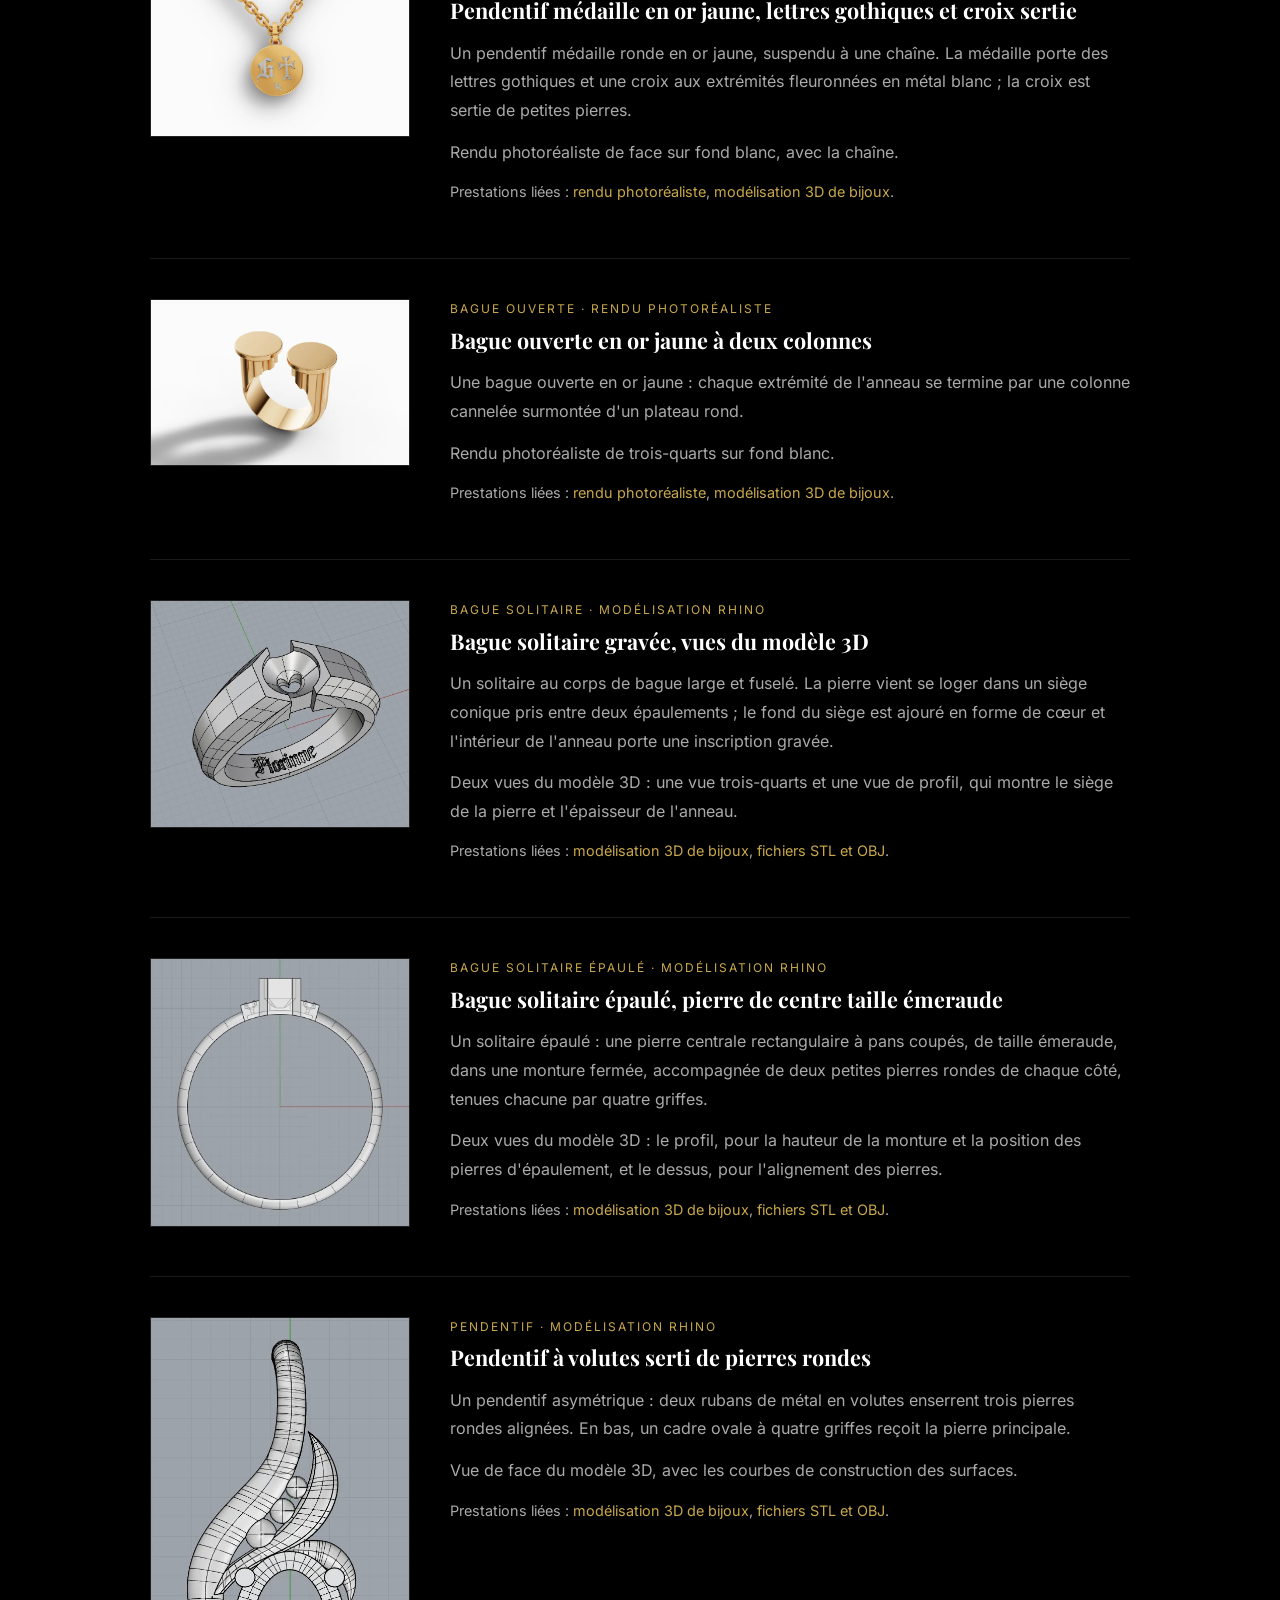
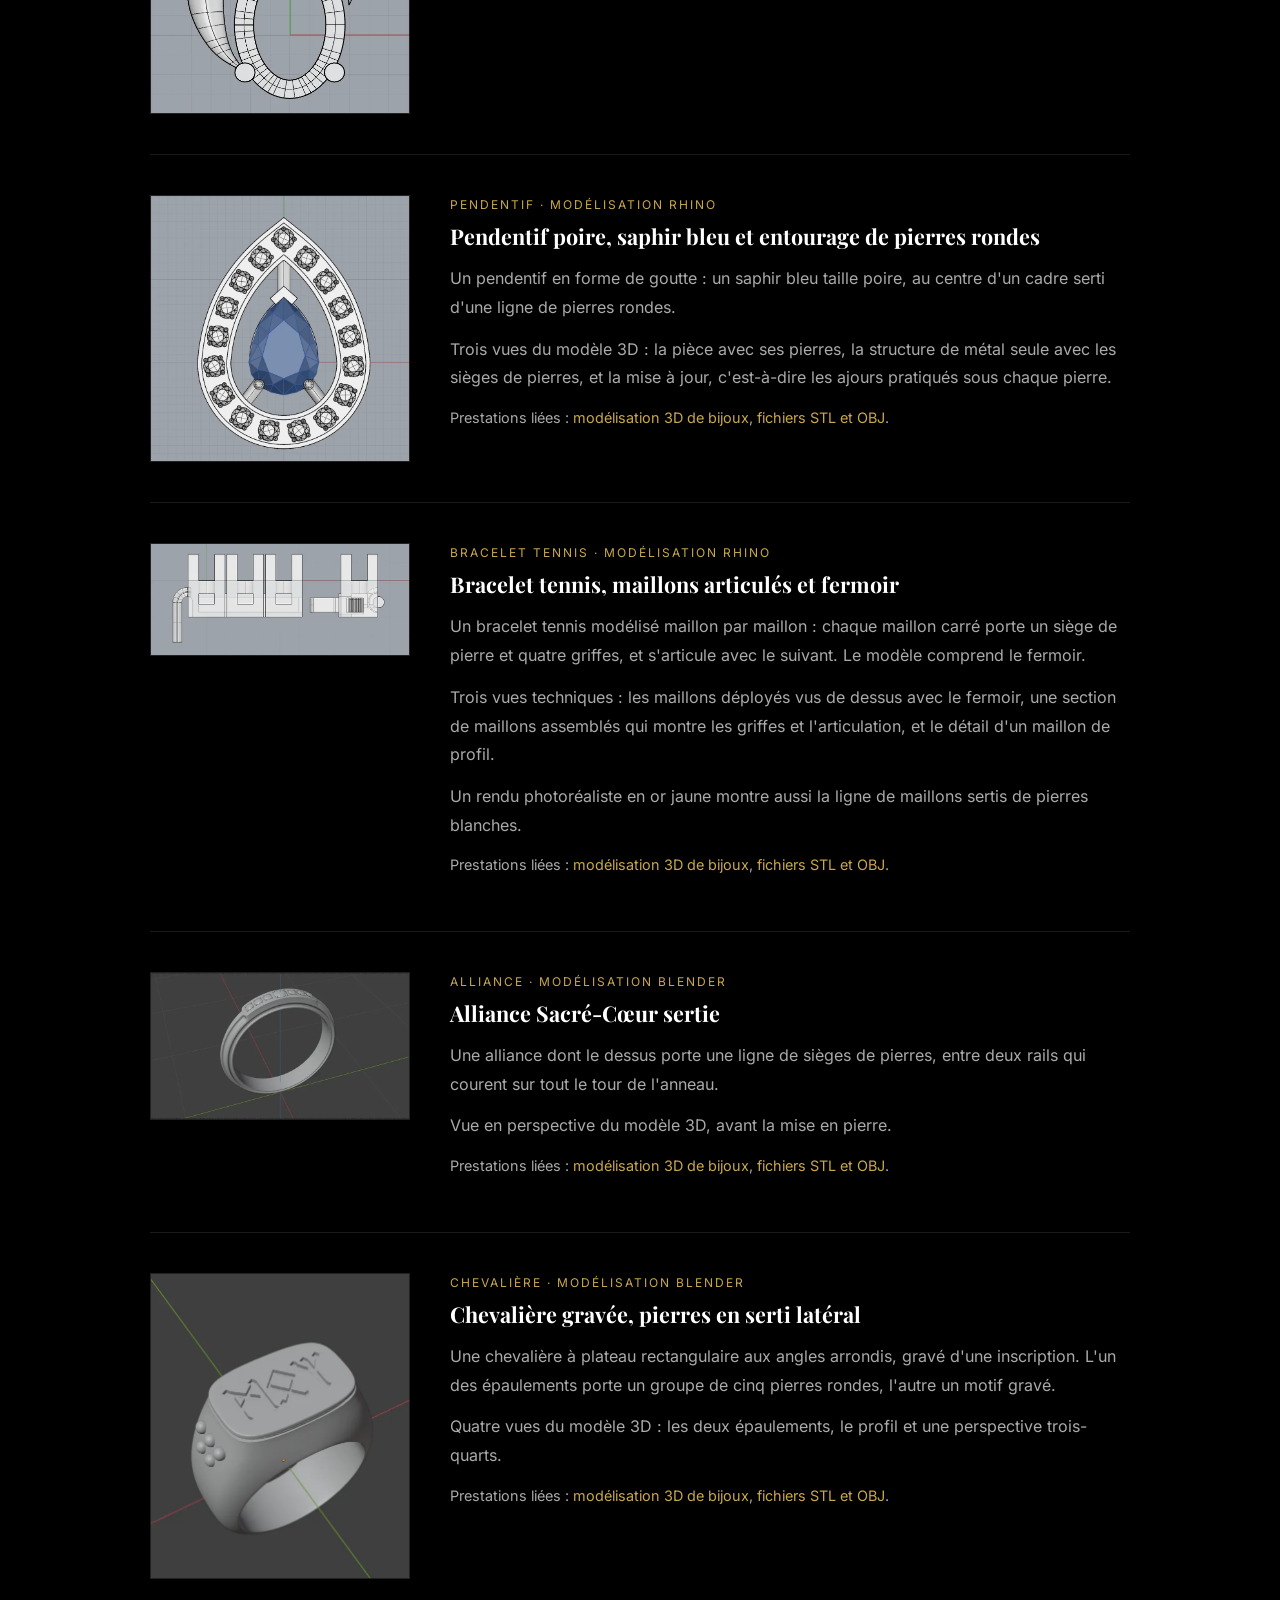
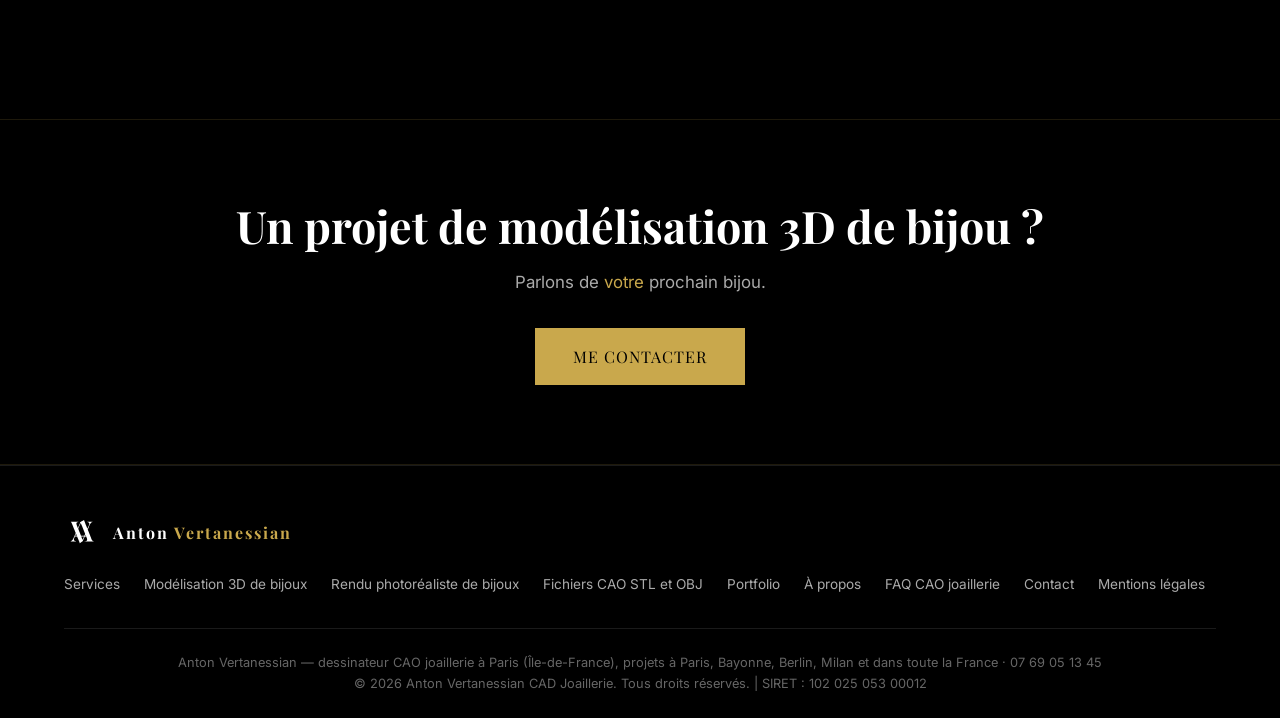
<file: portfolio.html>
<!DOCTYPE html>
<html lang="fr">
<head>
  <meta charset="UTF-8">
  <meta name="viewport" content="width=device-width, initial-scale=1.0">
  <title>Portfolio modélisation 3D bijoux et CAO | Anton Vertanessian</title>
  <meta name="description" content="Bagues, alliances, chevalières, pendentifs et bracelets tennis : découvrez mes modélisations 3D de bijoux, fichiers CAO et rendus photoréalistes.">
  <meta name="robots" content="index, follow, max-image-preview:large">
  <link rel="canonical" href="https://didiland.dpdns.org/portfolio.html">
  <link rel="describedby" href="llms.txt" title="Présentation du site pour les assistants IA (llms.txt)">
  <meta name="author" content="Anton Vertanessian">
  <meta name="theme-color" content="#000000">
  <meta property="og:type" content="website">
  <meta property="og:locale" content="fr_FR">
  <meta property="og:site_name" content="Anton Vertanessian CAD Joaillerie">
  <meta property="og:title" content="Portfolio modélisation 3D bijoux et CAO | Anton Vertanessian">
  <meta property="og:description" content="Bagues, alliances, chevalières, pendentifs et bracelets tennis : découvrez mes modélisations 3D de bijoux, fichiers CAO et rendus photoréalistes.">
  <meta property="og:url" content="https://didiland.dpdns.org/portfolio.html">
  <meta property="og:image" content="https://didiland.dpdns.org/images/og-bague-fleur-cao-joaillerie.jpg">
  <meta property="og:image:width" content="1200">
  <meta property="og:image:height" content="630">
  <meta property="og:image:alt" content="Bague Fleur en or jaune modélisée en CAO joaillerie">
  <meta name="twitter:card" content="summary_large_image">
  <meta name="twitter:title" content="Portfolio modélisation 3D bijoux et CAO | Anton Vertanessian">
  <meta name="twitter:description" content="Bagues, alliances, chevalières, pendentifs et bracelets tennis : découvrez mes modélisations 3D de bijoux, fichiers CAO et rendus photoréalistes.">
  <script type="application/ld+json">{"@context":"https://schema.org","@graph":[{"@type":"WebSite","@id":"https://didiland.dpdns.org/#website","url":"https://didiland.dpdns.org/","name":"Anton Vertanessian CAD Joaillerie","alternateName":"Anton Vertanessian","description":"Site d'Anton Vertanessian, dessinateur CAO joaillerie indépendant à Paris : modélisation 3D de bijoux, rendus photoréalistes et fichiers STL.","inLanguage":"fr-FR","publisher":{"@id":"https://didiland.dpdns.org/#business"},"copyrightHolder":{"@id":"https://didiland.dpdns.org/#anton"}},{"@type":"ProfessionalService","@id":"https://didiland.dpdns.org/#business","name":"Anton Vertanessian CAD Joaillerie","alternateName":["Anton Vertanessian","CAO joaillerie Anton Vertanessian"],"description":"Prestataire indépendant spécialisé en CAO joaillerie à Paris : modélisation 3D de bijoux sur mesure, rendus photoréalistes et fichiers STL prêts pour l'impression 3D et la fonte, pour les bijoutiers, joailliers, ateliers de fabrication et créateurs.","url":"https://didiland.dpdns.org/","logo":{"@type":"ImageObject","@id":"https://didiland.dpdns.org/#logo","url":"https://didiland.dpdns.org/images/Logo.svg","contentUrl":"https://didiland.dpdns.org/images/Logo.svg","caption":"Anton Vertanessian CAD Joaillerie"},"image":"https://didiland.dpdns.org/images/og-bague-fleur-cao-joaillerie.jpg","email":"anton.chebab@gmail.com","telephone":"+33769051345","address":{"@type":"PostalAddress","addressLocality":"Paris","addressRegion":"Île-de-France","addressCountry":"FR"},"areaServed":[{"@type":"City","name":"Paris","containedInPlace":{"@type":"Country","name":"France"}},{"@type":"City","name":"Bayonne","containedInPlace":{"@type":"Country","name":"France"}},{"@type":"City","name":"Berlin","containedInPlace":{"@type":"Country","name":"Allemagne"}},{"@type":"City","name":"Milan","alternateName":"Milano","containedInPlace":{"@type":"Country","name":"Italie"}},{"@type":"AdministrativeArea","name":"Île-de-France"},{"@type":"Country","name":"France"}],"priceRange":"20 € – 150 €","founder":{"@id":"https://didiland.dpdns.org/#anton"}},{"@type":"Person","@id":"https://didiland.dpdns.org/#anton","name":"Anton Vertanessian","jobTitle":"Dessinateur CAO joaillerie indépendant","url":"https://didiland.dpdns.org/a-propos.html","worksFor":{"@id":"https://didiland.dpdns.org/#business"}},{"@type":"CollectionPage","@id":"https://didiland.dpdns.org/portfolio.html#webpage","url":"https://didiland.dpdns.org/portfolio.html","name":"Portfolio modélisation 3D bijoux et CAO | Anton Vertanessian","description":"Bagues, alliances, chevalières, pendentifs et bracelets tennis : découvrez mes modélisations 3D de bijoux, fichiers CAO et rendus photoréalistes.","inLanguage":"fr-FR","isPartOf":{"@id":"https://didiland.dpdns.org/#website"},"about":{"@id":"https://didiland.dpdns.org/#business"},"primaryImageOfPage":{"@type":"ImageObject","url":"https://didiland.dpdns.org/images/og-bague-fleur-cao-joaillerie.jpg"},"dateModified":"2026-11-13","breadcrumb":{"@id":"https://didiland.dpdns.org/portfolio.html#breadcrumb"},"mainEntity":{"@id":"https://didiland.dpdns.org/portfolio.html#realisations"},"author":{"@id":"https://didiland.dpdns.org/#anton"}},{"@type":"BreadcrumbList","@id":"https://didiland.dpdns.org/portfolio.html#breadcrumb","itemListElement":[{"@type":"ListItem","position":1,"name":"Accueil","item":"https://didiland.dpdns.org/"},{"@type":"ListItem","position":2,"name":"Portfolio","item":"https://didiland.dpdns.org/portfolio.html"}]},{"@type":"ItemList","@id":"https://didiland.dpdns.org/portfolio.html#realisations","name":"Réalisations en CAO joaillerie et modélisation 3D de bijoux","numberOfItems":20,"itemListElement":[{"@type":"ListItem","position":1,"item":{"@id":"https://didiland.dpdns.org/portfolio.html#bague-fleur"}},{"@type":"ListItem","position":2,"item":{"@id":"https://didiland.dpdns.org/portfolio.html#solitaire-saphir"}},{"@type":"ListItem","position":3,"item":{"@id":"https://didiland.dpdns.org/portfolio.html#bague-stries"}},{"@type":"ListItem","position":4,"item":{"@id":"https://didiland.dpdns.org/portfolio.html#bague-rock"}},{"@type":"ListItem","position":5,"item":{"@id":"https://didiland.dpdns.org/portfolio.html#bagues-forge"}},{"@type":"ListItem","position":6,"item":{"@id":"https://didiland.dpdns.org/portfolio.html#broche-florale"}},{"@type":"ListItem","position":7,"item":{"@id":"https://didiland.dpdns.org/portfolio.html#crane-laurier"}},{"@type":"ListItem","position":8,"item":{"@id":"https://didiland.dpdns.org/portfolio.html#bijou-oreille"}},{"@type":"ListItem","position":9,"item":{"@id":"https://didiland.dpdns.org/portfolio.html#alliance-or-jaune"}},{"@type":"ListItem","position":10,"item":{"@id":"https://didiland.dpdns.org/portfolio.html#pendentif-art-deco"}},{"@type":"ListItem","position":11,"item":{"@id":"https://didiland.dpdns.org/portfolio.html#feuille-erable"}},{"@type":"ListItem","position":12,"item":{"@id":"https://didiland.dpdns.org/portfolio.html#pendentif-medaille"}},{"@type":"ListItem","position":13,"item":{"@id":"https://didiland.dpdns.org/portfolio.html#bague-colonnes"}},{"@type":"ListItem","position":14,"item":{"@id":"https://didiland.dpdns.org/portfolio.html#solitaire-grave"}},{"@type":"ListItem","position":15,"item":{"@id":"https://didiland.dpdns.org/portfolio.html#solitaire-epaule"}},{"@type":"ListItem","position":16,"item":{"@id":"https://didiland.dpdns.org/portfolio.html#pendentif-volutes"}},{"@type":"ListItem","position":17,"item":{"@id":"https://didiland.dpdns.org/portfolio.html#pendentif-poire"}},{"@type":"ListItem","position":18,"item":{"@id":"https://didiland.dpdns.org/portfolio.html#bracelet-tennis"}},{"@type":"ListItem","position":19,"item":{"@id":"https://didiland.dpdns.org/portfolio.html#alliance-sacre-coeur"}},{"@type":"ListItem","position":20,"item":{"@id":"https://didiland.dpdns.org/portfolio.html#chevaliere"}}]},{"@type":"CreativeWork","@id":"https://didiland.dpdns.org/portfolio.html#bague-fleur","name":"Bague cocktail Fleur en or jaune et pierres rouges","url":"https://didiland.dpdns.org/portfolio.html#bague-fleur","description":"Une bague cocktail à motif floral : une pierre ronde centrale, entourée de pierres rondes plus petites entre lesquelles s'intercalent des pétales de métal. Le corps de bague porte de chaque côté une ligne de petites pierres rondes. La pièce est présentée sous quatre angles : un rendu photoréaliste en or jaune et trois vues du modèle 3D (profil, face, dessus), qui servent à contrôler les proportions, la hauteur de la tête et l'alignement des pierres.","genre":"Modélisation 3D de bijou","about":{"@type":"Thing","name":"Bague cocktail"},"inLanguage":"fr-FR","creator":{"@id":"https://didiland.dpdns.org/#anton"},"copyrightHolder":{"@id":"https://didiland.dpdns.org/#anton"},"isPartOf":{"@id":"https://didiland.dpdns.org/portfolio.html#webpage"},"image":[{"@type":"ImageObject","contentUrl":"https://didiland.dpdns.org/images/bague-fleur-or-jaune-pierres-rouges.webp","name":"Bague Fleur","description":"Rendu photoréaliste bague cocktail Fleur en or jaune sertie de pierres rouges taille ronde","creator":{"@id":"https://didiland.dpdns.org/#anton"},"copyrightNotice":"© Anton Vertanessian","width":1600,"height":900},{"@type":"ImageObject","contentUrl":"https://didiland.dpdns.org/images/bague-fleur-cao-profil.webp","name":"Bague Fleur — Profil","description":"Modèle CAO de la bague Fleur, vue de profil","creator":{"@id":"https://didiland.dpdns.org/#anton"},"copyrightNotice":"© Anton Vertanessian","width":743,"height":741},{"@type":"ImageObject","contentUrl":"https://didiland.dpdns.org/images/bague-fleur-cao-face.webp","name":"Bague Fleur — Face","description":"Modèle CAO de la bague Fleur, vue de face avec chatons et griffes","creator":{"@id":"https://didiland.dpdns.org/#anton"},"copyrightNotice":"© Anton Vertanessian","width":889,"height":887},{"@type":"ImageObject","contentUrl":"https://didiland.dpdns.org/images/bague-fleur-cao-dessus.webp","name":"Bague Fleur — Dessus","description":"Modèle CAO de la bague Fleur, vue de dessus des pierres serties","creator":{"@id":"https://didiland.dpdns.org/#anton"},"copyrightNotice":"© Anton Vertanessian","width":889,"height":911}]},{"@type":"CreativeWork","@id":"https://didiland.dpdns.org/portfolio.html#solitaire-saphir","name":"Bague solitaire en or blanc, saphir bleu taille coussin","url":"https://didiland.dpdns.org/portfolio.html#solitaire-saphir","description":"Un solitaire dont le corps de bague s'ouvre en deux brins pour rejoindre une monture de forme coussin, qui entoure un saphir bleu taille coussin. Rendu photoréaliste en or blanc poli, sur fond scénographié : il montre les reflets du métal et les facettes de la pierre.","genre":"Modélisation 3D de bijou","about":{"@type":"Thing","name":"Bague solitaire"},"inLanguage":"fr-FR","creator":{"@id":"https://didiland.dpdns.org/#anton"},"copyrightHolder":{"@id":"https://didiland.dpdns.org/#anton"},"isPartOf":{"@id":"https://didiland.dpdns.org/portfolio.html#webpage"},"image":[{"@type":"ImageObject","contentUrl":"https://didiland.dpdns.org/images/bague-solitaire-saphir-or-blanc.webp","name":"Solitaire Saphir","description":"Modélisation 3D bague solitaire en or blanc sertie d’un saphir bleu taille coussin","creator":{"@id":"https://didiland.dpdns.org/#anton"},"copyrightNotice":"© Anton Vertanessian","width":1600,"height":900}]},{"@type":"CreativeWork","@id":"https://didiland.dpdns.org/portfolio.html#bague-stries","name":"Bague Stries en argent sertie de tanzanites","url":"https://didiland.dpdns.org/portfolio.html#bague-stries","description":"Une bague large au corps strié de gorges parallèles, sertie sur le dessus d'une ligne de tanzanites rondes de tailles dégressives, la plus grande au centre. Rendu photoréaliste en argent poli, avec des pierres bleu-violet facettées.","genre":"Modélisation 3D de bijou","about":{"@type":"Thing","name":"Bague sertie"},"inLanguage":"fr-FR","creator":{"@id":"https://didiland.dpdns.org/#anton"},"copyrightHolder":{"@id":"https://didiland.dpdns.org/#anton"},"isPartOf":{"@id":"https://didiland.dpdns.org/portfolio.html#webpage"},"image":[{"@type":"ImageObject","contentUrl":"https://didiland.dpdns.org/images/bague-stries-argent-tanzanites.webp","name":"Bague Stries","description":"Rendu 3D bague Stries en argent sertie de tanzanites taille ronde","creator":{"@id":"https://didiland.dpdns.org/#anton"},"copyrightNotice":"© Anton Vertanessian","width":1600,"height":900}]},{"@type":"CreativeWork","@id":"https://didiland.dpdns.org/portfolio.html#bague-rock","name":"Bague Rock en argent à texture minérale brute","url":"https://didiland.dpdns.org/portfolio.html#bague-rock","description":"Une bague de style chevalière dont le plateau reprend l'aspect d'une roche brute, en contraste avec un corps de bague lisse et poli. Rendu photoréaliste en argent, qui met en valeur l'opposition entre la surface texturée et le métal poli.","genre":"Modélisation 3D de bijou","about":{"@type":"Thing","name":"Bague"},"inLanguage":"fr-FR","creator":{"@id":"https://didiland.dpdns.org/#anton"},"copyrightHolder":{"@id":"https://didiland.dpdns.org/#anton"},"isPartOf":{"@id":"https://didiland.dpdns.org/portfolio.html#webpage"},"image":[{"@type":"ImageObject","contentUrl":"https://didiland.dpdns.org/images/bague-rock-argent-texture-brute.webp","name":"Bague Rock","description":"Rendu 3D bague Rock en argent à texture minérale brute","creator":{"@id":"https://didiland.dpdns.org/#anton"},"copyrightNotice":"© Anton Vertanessian","width":1600,"height":900}]},{"@type":"CreativeWork","@id":"https://didiland.dpdns.org/portfolio.html#bagues-forge","name":"Bagues Forge en or jaune et en argent martelé","url":"https://didiland.dpdns.org/portfolio.html#bagues-forge","description":"Deux anneaux larges à surface martelée, l'un en or jaune, l'autre en argent. Les facettes irrégulières du martelage accrochent la lumière sur tout le tour de l'anneau. Rendu photoréaliste des deux versions de métal, posées côte à côte.","genre":"Modélisation 3D de bijou","about":{"@type":"Thing","name":"Bague"},"inLanguage":"fr-FR","creator":{"@id":"https://didiland.dpdns.org/#anton"},"copyrightHolder":{"@id":"https://didiland.dpdns.org/#anton"},"isPartOf":{"@id":"https://didiland.dpdns.org/portfolio.html#webpage"},"image":[{"@type":"ImageObject","contentUrl":"https://didiland.dpdns.org/images/bagues-forge-or-argent-martele.webp","name":"Bagues Forge","description":"Rendu 3D de deux bagues Forge en or jaune et argent martelé","creator":{"@id":"https://didiland.dpdns.org/#anton"},"copyrightNotice":"© Anton Vertanessian","width":1600,"height":614}]},{"@type":"CreativeWork","@id":"https://didiland.dpdns.org/portfolio.html#broche-florale","name":"Broche florale en émail vert et diamants, versions or jaune et argent","url":"https://didiland.dpdns.org/portfolio.html#broche-florale","description":"Une broche en forme de branche fleurie : trois fleurs à cinq pétales émaillés de vert, chacune centrée sur une pierre, portées par de fines tiges terminées par des perles de métal. Le même modèle 3D est rendu en deux versions, or jaune et argent : chaque variante de métal correspond à un rendu.","genre":"Modélisation 3D de bijou","about":{"@type":"Thing","name":"Broche"},"inLanguage":"fr-FR","creator":{"@id":"https://didiland.dpdns.org/#anton"},"copyrightHolder":{"@id":"https://didiland.dpdns.org/#anton"},"isPartOf":{"@id":"https://didiland.dpdns.org/portfolio.html#webpage"},"image":[{"@type":"ImageObject","contentUrl":"https://didiland.dpdns.org/images/broche-florale-or-email-vert-diamants.webp","name":"Broche Florale","description":"Rendu photoréaliste broche florale en or jaune, émail vert et diamants","creator":{"@id":"https://didiland.dpdns.org/#anton"},"copyrightNotice":"© Anton Vertanessian","width":393,"height":702},{"@type":"ImageObject","contentUrl":"https://didiland.dpdns.org/images/broche-florale-argent-email-vert-diamants.webp","name":"Broche Florale — Argent","description":"Rendu photoréaliste broche florale en argent, émail vert et diamants","creator":{"@id":"https://didiland.dpdns.org/#anton"},"copyrightNotice":"© Anton Vertanessian","width":331,"height":613}]},{"@type":"CreativeWork","@id":"https://didiland.dpdns.org/portfolio.html#crane-laurier","name":"Crâne Laurier d'Or, crâne en acier patiné couronné de lauriers","url":"https://didiland.dpdns.org/portfolio.html#crane-laurier","description":"Une pièce sculptée en forme de crâne, à l'aspect d'acier patiné, ceinte d'une couronne de lauriers dorée. Deux rendus : une vue de trois-quarts et une vue plongeante, qui montre l'anneau intérieur de la pièce et l'inscription gravée à l'intérieur.","genre":"Modélisation 3D de bijou","about":{"@type":"Thing","name":"Sculpture"},"inLanguage":"fr-FR","creator":{"@id":"https://didiland.dpdns.org/#anton"},"copyrightHolder":{"@id":"https://didiland.dpdns.org/#anton"},"isPartOf":{"@id":"https://didiland.dpdns.org/portfolio.html#webpage"},"image":[{"@type":"ImageObject","contentUrl":"https://didiland.dpdns.org/images/sculpture-crane-laurier-or.webp","name":"Crâne Laurier d'Or","description":"Rendu 3D sculpture crâne en acier patiné couronné de lauriers en or","creator":{"@id":"https://didiland.dpdns.org/#anton"},"copyrightNotice":"© Anton Vertanessian","width":1554,"height":1032},{"@type":"ImageObject","contentUrl":"https://didiland.dpdns.org/images/sculpture-crane-laurier-vue-haute.webp","name":"Crâne Laurier — Vue haute","description":"Sculpture crâne couronne de lauriers, vue plongeante du modèle 3D","creator":{"@id":"https://didiland.dpdns.org/#anton"},"copyrightNotice":"© Anton Vertanessian","width":558,"height":647}]},{"@type":"CreativeWork","@id":"https://didiland.dpdns.org/portfolio.html#bijou-oreille","name":"Bijou d'oreille sculpté en or jaune","url":"https://didiland.dpdns.org/portfolio.html#bijou-oreille","description":"Un bijou d'oreille en or jaune à la surface sculptée, qui épouse le creux de l'oreille. Rendu photoréaliste sur une oreille de présentation blanche : il montre comment la pièce se place et les reflets du métal sur ses reliefs.","genre":"Rendu photoréaliste de bijou","about":{"@type":"Thing","name":"Bijou d'oreille"},"inLanguage":"fr-FR","creator":{"@id":"https://didiland.dpdns.org/#anton"},"copyrightHolder":{"@id":"https://didiland.dpdns.org/#anton"},"isPartOf":{"@id":"https://didiland.dpdns.org/portfolio.html#webpage"},"image":[{"@type":"ImageObject","contentUrl":"https://didiland.dpdns.org/images/bijou-oreille-sculpte-or-jaune.webp","name":"Bijou d'Oreille Sculpté","description":"Rendu photoréaliste d'un bijou d'oreille sculpté en or jaune, porté sur une oreille de présentation","creator":{"@id":"https://didiland.dpdns.org/#anton"},"copyrightNotice":"© Anton Vertanessian","width":1600,"height":900}]},{"@type":"CreativeWork","@id":"https://didiland.dpdns.org/portfolio.html#alliance-or-jaune","name":"Alliance en or jaune poli à deux gorges","url":"https://didiland.dpdns.org/portfolio.html#alliance-or-jaune","description":"Une alliance en or jaune poli, dont le dessus est creusé de deux gorges parallèles. Rendu photoréaliste de trois-quarts sur fond blanc.","genre":"Rendu photoréaliste de bijou","about":{"@type":"Thing","name":"Alliance"},"inLanguage":"fr-FR","creator":{"@id":"https://didiland.dpdns.org/#anton"},"copyrightHolder":{"@id":"https://didiland.dpdns.org/#anton"},"isPartOf":{"@id":"https://didiland.dpdns.org/portfolio.html#webpage"},"image":[{"@type":"ImageObject","contentUrl":"https://didiland.dpdns.org/images/alliance-or-jaune-deux-gorges.webp","name":"Alliance Or Jaune","description":"Rendu photoréaliste d'une alliance en or jaune poli à deux gorges","creator":{"@id":"https://didiland.dpdns.org/#anton"},"copyrightNotice":"© Anton Vertanessian","width":1600,"height":984}]},{"@type":"CreativeWork","@id":"https://didiland.dpdns.org/portfolio.html#pendentif-art-deco","name":"Pendentif Art déco en or jaune, pierres vertes et pierres blanches","url":"https://didiland.dpdns.org/portfolio.html#pendentif-art-deco","description":"Un pendentif de style Art déco en or jaune, ajouré et construit en plusieurs épaisseurs. Au centre, une pierre verte taille émeraude est sertie clos sur une barrette ; deux pierres vertes rectangulaires, des lignes de pierres blanches rondes et des bandes noires soulignent le contour géométrique. Rendu photoréaliste de trois-quarts sur fond blanc.","genre":"Rendu photoréaliste de bijou","about":{"@type":"Thing","name":"Pendentif"},"inLanguage":"fr-FR","creator":{"@id":"https://didiland.dpdns.org/#anton"},"copyrightHolder":{"@id":"https://didiland.dpdns.org/#anton"},"isPartOf":{"@id":"https://didiland.dpdns.org/portfolio.html#webpage"},"image":[{"@type":"ImageObject","contentUrl":"https://didiland.dpdns.org/images/pendentif-art-deco-or-jaune-pierres-vertes.webp","name":"Pendentif Art Déco","description":"Rendu photoréaliste d'un pendentif Art déco en or jaune serti de pierres vertes taille émeraude et de pierres blanches rondes, avec des bandes noires","creator":{"@id":"https://didiland.dpdns.org/#anton"},"copyrightNotice":"© Anton Vertanessian","width":1309,"height":839}]},{"@type":"CreativeWork","@id":"https://didiland.dpdns.org/portfolio.html#feuille-erable","name":"Feuille d'érable en or jaune poli","url":"https://didiland.dpdns.org/portfolio.html#feuille-erable","description":"Une feuille d'érable en or jaune poli, avec la tige, la nervure centrale et les nervures secondaires en relief. Rendu photoréaliste de trois-quarts sur fond blanc.","genre":"Rendu photoréaliste de bijou","about":{"@type":"Thing","name":"Bijou"},"inLanguage":"fr-FR","creator":{"@id":"https://didiland.dpdns.org/#anton"},"copyrightHolder":{"@id":"https://didiland.dpdns.org/#anton"},"isPartOf":{"@id":"https://didiland.dpdns.org/portfolio.html#webpage"},"image":[{"@type":"ImageObject","contentUrl":"https://didiland.dpdns.org/images/feuille-erable-or-jaune.webp","name":"Feuille d'Érable","description":"Rendu photoréaliste d'une feuille d'érable en or jaune poli aux nervures en relief","creator":{"@id":"https://didiland.dpdns.org/#anton"},"copyrightNotice":"© Anton Vertanessian","width":1309,"height":839}]},{"@type":"CreativeWork","@id":"https://didiland.dpdns.org/portfolio.html#pendentif-medaille","name":"Pendentif médaille en or jaune, lettres gothiques et croix sertie","url":"https://didiland.dpdns.org/portfolio.html#pendentif-medaille","description":"Un pendentif médaille ronde en or jaune, suspendu à une chaîne. La médaille porte des lettres gothiques et une croix aux extrémités fleuronnées en métal blanc ; la croix est sertie de petites pierres. Rendu photoréaliste de face sur fond blanc, avec la chaîne.","genre":"Rendu photoréaliste de bijou","about":{"@type":"Thing","name":"Pendentif"},"inLanguage":"fr-FR","creator":{"@id":"https://didiland.dpdns.org/#anton"},"copyrightHolder":{"@id":"https://didiland.dpdns.org/#anton"},"isPartOf":{"@id":"https://didiland.dpdns.org/portfolio.html#webpage"},"image":[{"@type":"ImageObject","contentUrl":"https://didiland.dpdns.org/images/pendentif-medaille-monogramme-or-jaune.webp","name":"Pendentif Médaille","description":"Rendu photoréaliste d'un pendentif médaille en or jaune sur chaîne, lettres gothiques et croix sertie en métal blanc","creator":{"@id":"https://didiland.dpdns.org/#anton"},"copyrightNotice":"© Anton Vertanessian","width":1309,"height":839}]},{"@type":"CreativeWork","@id":"https://didiland.dpdns.org/portfolio.html#bague-colonnes","name":"Bague ouverte en or jaune à deux colonnes","url":"https://didiland.dpdns.org/portfolio.html#bague-colonnes","description":"Une bague ouverte en or jaune : chaque extrémité de l'anneau se termine par une colonne cannelée surmontée d'un plateau rond. Rendu photoréaliste de trois-quarts sur fond blanc.","genre":"Rendu photoréaliste de bijou","about":{"@type":"Thing","name":"Bague"},"inLanguage":"fr-FR","creator":{"@id":"https://didiland.dpdns.org/#anton"},"copyrightHolder":{"@id":"https://didiland.dpdns.org/#anton"},"isPartOf":{"@id":"https://didiland.dpdns.org/portfolio.html#webpage"},"image":[{"@type":"ImageObject","contentUrl":"https://didiland.dpdns.org/images/bague-ouverte-colonnes-or-jaune.webp","name":"Bague Ouverte Colonnes","description":"Rendu photoréaliste d'une bague ouverte en or jaune, deux plateaux ronds sur colonnes cannelées","creator":{"@id":"https://didiland.dpdns.org/#anton"},"copyrightNotice":"© Anton Vertanessian","width":1309,"height":839}]},{"@type":"CreativeWork","@id":"https://didiland.dpdns.org/portfolio.html#solitaire-grave","name":"Bague solitaire gravée, vues du modèle 3D","url":"https://didiland.dpdns.org/portfolio.html#solitaire-grave","description":"Un solitaire au corps de bague large et fuselé. La pierre vient se loger dans un siège conique pris entre deux épaulements ; le fond du siège est ajouré en forme de cœur et l'intérieur de l'anneau porte une inscription gravée. Deux vues du modèle 3D : une vue trois-quarts et une vue de profil, qui montre le siège de la pierre et l'épaisseur de l'anneau.","genre":"Modélisation 3D de bijou","about":{"@type":"Thing","name":"Bague solitaire"},"inLanguage":"fr-FR","creator":{"@id":"https://didiland.dpdns.org/#anton"},"copyrightHolder":{"@id":"https://didiland.dpdns.org/#anton"},"isPartOf":{"@id":"https://didiland.dpdns.org/portfolio.html#webpage"},"image":[{"@type":"ImageObject","contentUrl":"https://didiland.dpdns.org/images/bague-solitaire-gravee-cao.webp","name":"Solitaire Gravé","description":"Modélisation 3D bague solitaire gravée d’une inscription, vue trois-quarts","creator":{"@id":"https://didiland.dpdns.org/#anton"},"copyrightNotice":"© Anton Vertanessian","width":883,"height":775},{"@type":"ImageObject","contentUrl":"https://didiland.dpdns.org/images/bague-solitaire-profil-cao.webp","name":"Solitaire — Profil","description":"Modèle CAO bague solitaire, vue de profil du chaton et des griffes","creator":{"@id":"https://didiland.dpdns.org/#anton"},"copyrightNotice":"© Anton Vertanessian","width":960,"height":834}]},{"@type":"CreativeWork","@id":"https://didiland.dpdns.org/portfolio.html#solitaire-epaule","name":"Bague solitaire épaulé, pierre de centre taille émeraude","url":"https://didiland.dpdns.org/portfolio.html#solitaire-epaule","description":"Un solitaire épaulé : une pierre centrale rectangulaire à pans coupés, de taille émeraude, dans une monture fermée, accompagnée de deux petites pierres rondes de chaque côté, tenues chacune par quatre griffes. Deux vues du modèle 3D : le profil, pour la hauteur de la monture et la position des pierres d'épaulement, et le dessus, pour l'alignement des pierres.","genre":"Modélisation 3D de bijou","about":{"@type":"Thing","name":"Bague solitaire épaulé"},"inLanguage":"fr-FR","creator":{"@id":"https://didiland.dpdns.org/#anton"},"copyrightHolder":{"@id":"https://didiland.dpdns.org/#anton"},"isPartOf":{"@id":"https://didiland.dpdns.org/portfolio.html#webpage"},"image":[{"@type":"ImageObject","contentUrl":"https://didiland.dpdns.org/images/bague-solitaire-epaule-profil-cao.webp","name":"Épaulé — Profil","description":"Modèle CAO bague solitaire épaulé, vue de profil","creator":{"@id":"https://didiland.dpdns.org/#anton"},"copyrightNotice":"© Anton Vertanessian","width":1034,"height":1067},{"@type":"ImageObject","contentUrl":"https://didiland.dpdns.org/images/bague-solitaire-epaule-emeraude-cao.webp","name":"Épaulé — Dessus","description":"Modélisation 3D bague solitaire épaulé avec pierre émeraude, vue de dessus","creator":{"@id":"https://didiland.dpdns.org/#anton"},"copyrightNotice":"© Anton Vertanessian","width":1320,"height":364}]},{"@type":"CreativeWork","@id":"https://didiland.dpdns.org/portfolio.html#pendentif-volutes","name":"Pendentif à volutes serti de pierres rondes","url":"https://didiland.dpdns.org/portfolio.html#pendentif-volutes","description":"Un pendentif asymétrique : deux rubans de métal en volutes enserrent trois pierres rondes alignées. En bas, un cadre ovale à quatre griffes reçoit la pierre principale. Vue de face du modèle 3D, avec les courbes de construction des surfaces.","genre":"Modélisation 3D de bijou","about":{"@type":"Thing","name":"Pendentif"},"inLanguage":"fr-FR","creator":{"@id":"https://didiland.dpdns.org/#anton"},"copyrightHolder":{"@id":"https://didiland.dpdns.org/#anton"},"isPartOf":{"@id":"https://didiland.dpdns.org/portfolio.html#webpage"},"image":[{"@type":"ImageObject","contentUrl":"https://didiland.dpdns.org/images/pendentif-volutes-pierres-rondes-cao.webp","name":"Pendentif Volutes","description":"Modélisation 3D pendentif à volutes serti de pierres rondes","creator":{"@id":"https://didiland.dpdns.org/#anton"},"copyrightNotice":"© Anton Vertanessian","width":512,"height":785}]},{"@type":"CreativeWork","@id":"https://didiland.dpdns.org/portfolio.html#pendentif-poire","name":"Pendentif poire, saphir bleu et entourage de pierres rondes","url":"https://didiland.dpdns.org/portfolio.html#pendentif-poire","description":"Un pendentif en forme de goutte : un saphir bleu taille poire, au centre d'un cadre serti d'une ligne de pierres rondes. Trois vues du modèle 3D : la pièce avec ses pierres, la structure de métal seule avec les sièges de pierres, et la mise à jour, c'est-à-dire les ajours pratiqués sous chaque pierre.","genre":"Modélisation 3D de bijou","about":{"@type":"Thing","name":"Pendentif"},"inLanguage":"fr-FR","creator":{"@id":"https://didiland.dpdns.org/#anton"},"copyrightHolder":{"@id":"https://didiland.dpdns.org/#anton"},"isPartOf":{"@id":"https://didiland.dpdns.org/portfolio.html#webpage"},"image":[{"@type":"ImageObject","contentUrl":"https://didiland.dpdns.org/images/pendentif-poire-saphir-cao.webp","name":"Pendentif Poire — Saphir","description":"Modélisation 3D pendentif goutte serti d’un saphir bleu taille poire","creator":{"@id":"https://didiland.dpdns.org/#anton"},"copyrightNotice":"© Anton Vertanessian","width":994,"height":1021},{"@type":"ImageObject","contentUrl":"https://didiland.dpdns.org/images/pendentif-poire-structure-cao.webp","name":"Pendentif Poire — Structure","description":"Modèle CAO pendentif poire, structure sans pierre","creator":{"@id":"https://didiland.dpdns.org/#anton"},"copyrightNotice":"© Anton Vertanessian","width":1026,"height":1053},{"@type":"ImageObject","contentUrl":"https://didiland.dpdns.org/images/pendentif-poire-sertissage-cao.webp","name":"Pendentif Poire — Mise à jour","description":"Modèle CAO pendentif poire : mise à jour, ajours sous les pierres","creator":{"@id":"https://didiland.dpdns.org/#anton"},"copyrightNotice":"© Anton Vertanessian","width":1024,"height":995}]},{"@type":"CreativeWork","@id":"https://didiland.dpdns.org/portfolio.html#bracelet-tennis","name":"Bracelet tennis, maillons articulés et fermoir","url":"https://didiland.dpdns.org/portfolio.html#bracelet-tennis","description":"Un bracelet tennis modélisé maillon par maillon : chaque maillon carré porte un siège de pierre et quatre griffes, et s'articule avec le suivant. Le modèle comprend le fermoir. Trois vues techniques : les maillons déployés vus de dessus avec le fermoir, une section de maillons assemblés qui montre les griffes et l'articulation, et le détail d'un maillon de profil. Un rendu photoréaliste en or jaune montre aussi la ligne de maillons sertis de pierres blanches.","genre":"Modélisation 3D de bijou","about":{"@type":"Thing","name":"Bracelet tennis"},"inLanguage":"fr-FR","creator":{"@id":"https://didiland.dpdns.org/#anton"},"copyrightHolder":{"@id":"https://didiland.dpdns.org/#anton"},"isPartOf":{"@id":"https://didiland.dpdns.org/portfolio.html#webpage"},"image":[{"@type":"ImageObject","contentUrl":"https://didiland.dpdns.org/images/bracelet-tennis-or-jaune-rendu.webp","name":"Bracelet Tennis — Or Jaune","description":"Rendu photoréaliste du bracelet tennis en or jaune, maillons articulés sertis de pierres blanches","creator":{"@id":"https://didiland.dpdns.org/#anton"},"copyrightNotice":"© Anton Vertanessian","width":1309,"height":839},{"@type":"ImageObject","contentUrl":"https://didiland.dpdns.org/images/bracelet-tennis-assemblage-griffes-cao.webp","name":"Tennis — Assemblage","description":"Modèle CAO bracelet tennis assemblé, détail des griffes","creator":{"@id":"https://didiland.dpdns.org/#anton"},"copyrightNotice":"© Anton Vertanessian","width":1593,"height":683},{"@type":"ImageObject","contentUrl":"https://didiland.dpdns.org/images/bracelet-tennis-maillons-cao.webp","name":"Tennis — Maillons","description":"Modélisation 3D bracelet tennis, maillons déployés en vue technique","creator":{"@id":"https://didiland.dpdns.org/#anton"},"copyrightNotice":"© Anton Vertanessian","width":439,"height":869},{"@type":"ImageObject","contentUrl":"https://didiland.dpdns.org/images/bracelet-tennis-maillon-detail-cao.webp","name":"Tennis — Détail","description":"Modèle CAO bracelet tennis, maillon individuel en détail","creator":{"@id":"https://didiland.dpdns.org/#anton"},"copyrightNotice":"© Anton Vertanessian","width":868,"height":1041}]},{"@type":"CreativeWork","@id":"https://didiland.dpdns.org/portfolio.html#alliance-sacre-coeur","name":"Alliance Sacré-Cœur sertie","url":"https://didiland.dpdns.org/portfolio.html#alliance-sacre-coeur","description":"Une alliance dont le dessus porte une ligne de sièges de pierres, entre deux rails qui courent sur tout le tour de l'anneau. Vue en perspective du modèle 3D, avant la mise en pierre.","genre":"Modélisation 3D de bijou","about":{"@type":"Thing","name":"Alliance"},"inLanguage":"fr-FR","creator":{"@id":"https://didiland.dpdns.org/#anton"},"copyrightHolder":{"@id":"https://didiland.dpdns.org/#anton"},"isPartOf":{"@id":"https://didiland.dpdns.org/portfolio.html#webpage"},"image":[{"@type":"ImageObject","contentUrl":"https://didiland.dpdns.org/images/alliance-sacre-coeur-sertie-cao.webp","name":"Alliance Sacré-Cœur","description":"Modélisation 3D alliance Sacré-Cœur sertie, fichier CAO pour impression 3D","creator":{"@id":"https://didiland.dpdns.org/#anton"},"copyrightNotice":"© Anton Vertanessian","width":1036,"height":587}]},{"@type":"CreativeWork","@id":"https://didiland.dpdns.org/portfolio.html#chevaliere","name":"Chevalière gravée, pierres en serti latéral","url":"https://didiland.dpdns.org/portfolio.html#chevaliere","description":"Une chevalière à plateau rectangulaire aux angles arrondis, gravé d'une inscription. L'un des épaulements porte un groupe de cinq pierres rondes, l'autre un motif gravé. Quatre vues du modèle 3D : les deux épaulements, le profil et une perspective trois-quarts.","genre":"Modélisation 3D de bijou","about":{"@type":"Thing","name":"Chevalière"},"inLanguage":"fr-FR","creator":{"@id":"https://didiland.dpdns.org/#anton"},"copyrightHolder":{"@id":"https://didiland.dpdns.org/#anton"},"isPartOf":{"@id":"https://didiland.dpdns.org/portfolio.html#webpage"},"image":[{"@type":"ImageObject","contentUrl":"https://didiland.dpdns.org/images/chevaliere-perspective-inscription-cao.webp","name":"Chevalière — Perspective","description":"Modèle CAO chevalière en vue trois-quarts avec inscription","creator":{"@id":"https://didiland.dpdns.org/#anton"},"copyrightNotice":"© Anton Vertanessian","width":518,"height":611},{"@type":"ImageObject","contentUrl":"https://didiland.dpdns.org/images/chevaliere-plateau-gravure-cao.webp","name":"Chevalière — Plateau","description":"Modélisation 3D chevalière, plateau avec gravure personnalisée","creator":{"@id":"https://didiland.dpdns.org/#anton"},"copyrightNotice":"© Anton Vertanessian","width":580,"height":759},{"@type":"ImageObject","contentUrl":"https://didiland.dpdns.org/images/chevaliere-pierres-serti-lateral-cao.webp","name":"Chevalière — Pierres","description":"Modélisation 3D chevalière avec pierres en serti latéral","creator":{"@id":"https://didiland.dpdns.org/#anton"},"copyrightNotice":"© Anton Vertanessian","width":510,"height":680},{"@type":"ImageObject","contentUrl":"https://didiland.dpdns.org/images/chevaliere-profil-cao.webp","name":"Chevalière — Profil","description":"Modèle CAO chevalière, vue de profil","creator":{"@id":"https://didiland.dpdns.org/#anton"},"copyrightNotice":"© Anton Vertanessian","width":797,"height":719}]}]}</script>
  <link rel="preload" href="fonts/inter-latin.woff2" as="font" type="font/woff2" crossorigin>
  <link rel="preload" href="fonts/playfair-display-latin.woff2" as="font" type="font/woff2" crossorigin>
  <link rel="icon" type="image/svg+xml" href="images/Logo.svg">
  <link rel="stylesheet" href="style.css?v=10">
  <noscript><style>.reveal,.reveal-left,.reveal-right{opacity:1;transform:none}</style></noscript>
</head>
<body>

  <!-- NAVBAR -->
  <nav class="navbar scrolled" aria-label="Navigation principale">
    <div class="container">
      <a href="./" class="logo" aria-label="Anton Vertanessian, accueil"><img src="images/Logo.svg" alt="" class="logo-img"><span class="logo-text">Anton <span>Vertanessian</span></span></a>
      <ul class="nav-links" id="menu-principal">
        <li><a href="./">Accueil</a></li>
        <li><a href="services.html">Services</a></li>
        <li><a href="portfolio.html">Portfolio</a></li>
        <li><a href="services.html#tarifs">Tarifs</a></li>
        <li><a href="contact.html" class="btn" style="padding:8px 20px;font-size:.85rem">Contact</a></li>
      </ul>
      <button type="button" class="hamburger" aria-label="Ouvrir le menu" aria-expanded="false" aria-controls="menu-principal">
        <span></span><span></span><span></span>
      </button>
    </div>
  </nav>

  <main>

  <!-- PORTFOLIO -->
  <section class="section" style="padding-top:140px">
    <div class="container">
      <nav class="breadcrumb reveal" aria-label="Fil d'Ariane"><a href="./">Accueil</a> / <span>Portfolio</span></nav>
      <h1 class="section-title reveal">Portfolio : Modélisation 3D et <span class="gold">CAO Joaillière</span> sur-mesure</h1>
      <div class="divider reveal"></div>
      <div class="portfolio-intro reveal">
        <p>Découvrez mes créations en conception assistée par ordinateur (CAO) dédiée à la bijouterie-joaillerie. De la bague de fiançailles solitaire aux pièces de haute joaillerie complexes (sertissage, pavage, mise en pierre), chaque dessin 3D de bijou est conçu avec une grande précision pour garantir une fonte et une impression 3D sans défaut.</p>
        <p>J'accompagne les artisans bijoutiers, créateurs et maisons de joaillerie à chaque étape : création sur-mesure sur logiciels professionnels (<a class="gold" href="modelisation-3d-bijoux.html">modélisation Rhino 3D</a>, ZBrush), génération de <a class="gold" href="fichiers-cao-stl-bijoux.html">fichiers STL / OBJ</a> prêts à imprimer et <a class="gold" href="rendu-photorealiste-bijoux.html">rendus photoréalistes</a> pour vos présentations clients ou catalogues e-commerce.</p>
      </div>

      <h2 class="portfolio-gallery-title reveal">Réalisations 3D : Bagues, Pendentifs et Pièces de Joaillerie</h2>

      <!-- FILTERS (rendered dynamically) -->
      <div class="portfolio-filters reveal" id="portfolio-filters"></div>

      <!-- PORTFOLIO ITEMS (rendered dynamically from site.json) -->
      <div id="portfolio-content">
<h3 class="portfolio-category"><span class="gold" aria-hidden="true">&#9670;</span> Rendus Photoréalistes</h3>
<div class="portfolio-grid">
<div class="portfolio-item portfolio-item--wide" data-tags="rendu bague"><img src="images/bague-fleur-or-jaune-pierres-rouges.webp" alt="Rendu photoréaliste bague cocktail Fleur en or jaune sertie de pierres rouges taille ronde" loading="lazy" width="1600" height="900" srcset="images/bague-fleur-or-jaune-pierres-rouges-800.webp 800w, images/bague-fleur-or-jaune-pierres-rouges.webp 1600w" sizes="(max-width: 480px) 100vw, (max-width: 968px) 50vw, 400px"><div class="overlay"><div><h4>Bague Fleur</h4><p>Or jaune, pierres rouges taille ronde</p></div></div></div>
<div class="portfolio-item" data-tags="rendu bague"><img src="images/bague-solitaire-saphir-or-blanc.webp" alt="Modélisation 3D bague solitaire en or blanc sertie d’un saphir bleu taille coussin" loading="lazy" width="1600" height="900" srcset="images/bague-solitaire-saphir-or-blanc-800.webp 800w, images/bague-solitaire-saphir-or-blanc.webp 1600w" sizes="(max-width: 480px) 100vw, (max-width: 968px) 50vw, 400px"><div class="overlay"><div><h4>Solitaire Saphir</h4><p>Or blanc, saphir bleu coussin</p></div></div></div>
<div class="portfolio-item portfolio-item--wide" data-tags="rendu bague"><img src="images/bague-stries-argent-tanzanites.webp" alt="Rendu 3D bague Stries en argent sertie de tanzanites taille ronde" loading="lazy" width="1600" height="900" srcset="images/bague-stries-argent-tanzanites-800.webp 800w, images/bague-stries-argent-tanzanites.webp 1600w" sizes="(max-width: 480px) 100vw, (max-width: 968px) 50vw, 400px"><div class="overlay"><div><h4>Bague Stries</h4><p>Argent, tanzanites taille ronde</p></div></div></div>
<div class="portfolio-item" data-tags="rendu bague"><img src="images/bague-rock-argent-texture-brute.webp" alt="Rendu 3D bague Rock en argent à texture minérale brute" loading="lazy" width="1600" height="900" srcset="images/bague-rock-argent-texture-brute-800.webp 800w, images/bague-rock-argent-texture-brute.webp 1600w" sizes="(max-width: 480px) 100vw, (max-width: 968px) 50vw, 400px"><div class="overlay"><div><h4>Bague Rock</h4><p>Argent, texture minérale brute</p></div></div></div>
<div class="portfolio-item portfolio-item--wide" data-tags="rendu bague"><img src="images/bagues-forge-or-argent-martele.webp" alt="Rendu 3D de deux bagues Forge en or jaune et argent martelé" loading="lazy" width="1600" height="614" srcset="images/bagues-forge-or-argent-martele-800.webp 800w, images/bagues-forge-or-argent-martele.webp 1600w" sizes="(max-width: 480px) 100vw, (max-width: 968px) 50vw, 400px"><div class="overlay"><div><h4>Bagues Forge</h4><p>Or jaune et argent martelé</p></div></div></div>
<div class="portfolio-item" data-tags="rendu broche"><img src="images/broche-florale-or-email-vert-diamants.webp" alt="Rendu photoréaliste broche florale en or jaune, émail vert et diamants" loading="lazy" width="393" height="702"><div class="overlay"><div><h4>Broche Florale</h4><p>Or jaune, émail vert, diamants</p></div></div></div>
<div class="portfolio-item" data-tags="rendu broche"><img src="images/broche-florale-argent-email-vert-diamants.webp" alt="Rendu photoréaliste broche florale en argent, émail vert et diamants" loading="lazy" width="331" height="613"><div class="overlay"><div><h4>Broche Florale — Argent</h4><p>Argent, émail vert, diamants</p></div></div></div>
<div class="portfolio-item" data-tags="rendu sculpture"><img src="images/sculpture-crane-laurier-or.webp" alt="Rendu 3D sculpture crâne en acier patiné couronné de lauriers en or" loading="lazy" width="1554" height="1032" srcset="images/sculpture-crane-laurier-or-800.webp 800w, images/sculpture-crane-laurier-or.webp 1554w" sizes="(max-width: 480px) 100vw, (max-width: 968px) 50vw, 400px"><div class="overlay"><div><h4>Crâne Laurier d'Or</h4><p>Sculpture — Acier patiné, couronne or</p></div></div></div>
<div class="portfolio-item" data-tags="rendu sculpture"><img src="images/sculpture-crane-laurier-vue-haute.webp" alt="Sculpture crâne couronne de lauriers, vue plongeante du modèle 3D" loading="lazy" width="558" height="647"><div class="overlay"><div><h4>Crâne Laurier — Vue haute</h4><p>Sculpture — Vue plongeante</p></div></div></div>
<div class="portfolio-item portfolio-item--wide" data-tags="rendu"><img src="images/bijou-oreille-sculpte-or-jaune.webp" alt="Rendu photoréaliste d'un bijou d'oreille sculpté en or jaune, porté sur une oreille de présentation" loading="lazy" width="1600" height="900" srcset="images/bijou-oreille-sculpte-or-jaune-800.webp 800w, images/bijou-oreille-sculpte-or-jaune.webp 1600w" sizes="(max-width: 480px) 100vw, (max-width: 968px) 50vw, 400px"><div class="overlay"><div><h4>Bijou d'Oreille Sculpté</h4><p>Or jaune, surface sculptée épousant l'oreille</p></div></div></div>
<div class="portfolio-item" data-tags="rendu bague"><img src="images/alliance-or-jaune-deux-gorges.webp" alt="Rendu photoréaliste d'une alliance en or jaune poli à deux gorges" loading="lazy" width="1600" height="984" srcset="images/alliance-or-jaune-deux-gorges-800.webp 800w, images/alliance-or-jaune-deux-gorges.webp 1600w" sizes="(max-width: 480px) 100vw, (max-width: 968px) 50vw, 400px"><div class="overlay"><div><h4>Alliance Or Jaune</h4><p>Or jaune poli, deux gorges</p></div></div></div>
<div class="portfolio-item" data-tags="rendu pendentif"><img src="images/pendentif-art-deco-or-jaune-pierres-vertes.webp" alt="Rendu photoréaliste d'un pendentif Art déco en or jaune serti de pierres vertes taille émeraude et de pierres blanches rondes, avec des bandes noires" loading="lazy" width="1309" height="839" srcset="images/pendentif-art-deco-or-jaune-pierres-vertes-800.webp 800w, images/pendentif-art-deco-or-jaune-pierres-vertes.webp 1309w" sizes="(max-width: 480px) 100vw, (max-width: 968px) 50vw, 400px"><div class="overlay"><div><h4>Pendentif Art Déco</h4><p>Or jaune, pierres vertes taille émeraude, bandes noires, bandes noires</p></div></div></div>
<div class="portfolio-item" data-tags="rendu"><img src="images/feuille-erable-or-jaune.webp" alt="Rendu photoréaliste d'une feuille d'érable en or jaune poli aux nervures en relief" loading="lazy" width="1309" height="839" srcset="images/feuille-erable-or-jaune-800.webp 800w, images/feuille-erable-or-jaune.webp 1309w" sizes="(max-width: 480px) 100vw, (max-width: 968px) 50vw, 400px"><div class="overlay"><div><h4>Feuille d'Érable</h4><p>Or jaune poli, nervures en relief</p></div></div></div>
<div class="portfolio-item" data-tags="rendu pendentif"><img src="images/pendentif-medaille-monogramme-or-jaune.webp" alt="Rendu photoréaliste d'un pendentif médaille en or jaune sur chaîne, lettres gothiques et croix sertie en métal blanc" loading="lazy" width="1309" height="839" srcset="images/pendentif-medaille-monogramme-or-jaune-800.webp 800w, images/pendentif-medaille-monogramme-or-jaune.webp 1309w" sizes="(max-width: 480px) 100vw, (max-width: 968px) 50vw, 400px"><div class="overlay"><div><h4>Pendentif Médaille</h4><p>Or jaune, lettres gothiques et croix sertie</p></div></div></div>
<div class="portfolio-item" data-tags="rendu bague"><img src="images/bague-ouverte-colonnes-or-jaune.webp" alt="Rendu photoréaliste d'une bague ouverte en or jaune, deux plateaux ronds sur colonnes cannelées" loading="lazy" width="1309" height="839" srcset="images/bague-ouverte-colonnes-or-jaune-800.webp 800w, images/bague-ouverte-colonnes-or-jaune.webp 1309w" sizes="(max-width: 480px) 100vw, (max-width: 968px) 50vw, 400px"><div class="overlay"><div><h4>Bague Ouverte Colonnes</h4><p>Or jaune, deux plateaux ronds sur colonnes</p></div></div></div>
<div class="portfolio-item portfolio-item--wide" data-tags="rendu bracelet"><img src="images/bracelet-tennis-or-jaune-rendu.webp" alt="Rendu photoréaliste du bracelet tennis en or jaune, maillons articulés sertis de pierres blanches" loading="lazy" width="1309" height="839" srcset="images/bracelet-tennis-or-jaune-rendu-800.webp 800w, images/bracelet-tennis-or-jaune-rendu.webp 1309w" sizes="(max-width: 480px) 100vw, (max-width: 968px) 50vw, 400px"><div class="overlay"><div><h4>Bracelet Tennis — Or Jaune</h4><p>Rendu des maillons sertis de pierres blanches</p></div></div></div>
</div>
<h3 class="portfolio-category"><span class="gold" aria-hidden="true">&#9670;</span> Modélisation Rhino</h3>
<div class="portfolio-grid">
<div class="portfolio-item" data-tags="rhino bague"><img src="images/bague-solitaire-gravee-cao.webp" alt="Modélisation 3D bague solitaire gravée d’une inscription, vue trois-quarts" loading="lazy" width="883" height="775"><div class="overlay"><div><h4>Solitaire Gravé</h4><p>Solitaire avec inscription, vue trois-quarts</p></div></div></div>
<div class="portfolio-item" data-tags="rhino bague"><img src="images/bague-solitaire-profil-cao.webp" alt="Modèle CAO bague solitaire, vue de profil du chaton et des griffes" loading="lazy" width="960" height="834"><div class="overlay"><div><h4>Solitaire — Profil</h4><p>Solitaire, vue profil CAD</p></div></div></div>
<div class="portfolio-item" data-tags="rhino bague"><img src="images/bague-solitaire-epaule-profil-cao.webp" alt="Modèle CAO bague solitaire épaulé, vue de profil" loading="lazy" width="1034" height="1067" srcset="images/bague-solitaire-epaule-profil-cao-800.webp 800w, images/bague-solitaire-epaule-profil-cao.webp 1034w" sizes="(max-width: 480px) 100vw, (max-width: 968px) 50vw, 400px"><div class="overlay"><div><h4>Épaulé — Profil</h4><p>Solitaire épaulé, vue profil</p></div></div></div>
<div class="portfolio-item portfolio-item--wide" data-tags="rhino bague"><img src="images/bague-solitaire-epaule-emeraude-cao.webp" alt="Modélisation 3D bague solitaire épaulé avec pierre émeraude, vue de dessus" loading="lazy" width="1320" height="364" srcset="images/bague-solitaire-epaule-emeraude-cao-800.webp 800w, images/bague-solitaire-epaule-emeraude-cao.webp 1320w" sizes="(max-width: 480px) 100vw, (max-width: 968px) 50vw, 400px"><div class="overlay"><div><h4>Épaulé — Dessus</h4><p>Solitaire épaulé, pierre émeraude, vue dessus</p></div></div></div>
<div class="portfolio-item" data-tags="rhino pendentif"><img src="images/pendentif-volutes-pierres-rondes-cao.webp" alt="Modélisation 3D pendentif à volutes serti de pierres rondes" loading="lazy" width="512" height="785"><div class="overlay"><div><h4>Pendentif Volutes</h4><p>Pendentif volutes avec pierres rondes</p></div></div></div>
<div class="portfolio-item" data-tags="rhino pendentif"><img src="images/pendentif-poire-saphir-cao.webp" alt="Modélisation 3D pendentif goutte serti d’un saphir bleu taille poire" loading="lazy" width="994" height="1021" srcset="images/pendentif-poire-saphir-cao-800.webp 800w, images/pendentif-poire-saphir-cao.webp 994w" sizes="(max-width: 480px) 100vw, (max-width: 968px) 50vw, 400px"><div class="overlay"><div><h4>Pendentif Poire — Saphir</h4><p>Pendentif poire serti, saphir bleu</p></div></div></div>
<div class="portfolio-item" data-tags="rhino pendentif"><img src="images/pendentif-poire-structure-cao.webp" alt="Modèle CAO pendentif poire, structure sans pierre" loading="lazy" width="1026" height="1053" srcset="images/pendentif-poire-structure-cao-800.webp 800w, images/pendentif-poire-structure-cao.webp 1026w" sizes="(max-width: 480px) 100vw, (max-width: 968px) 50vw, 400px"><div class="overlay"><div><h4>Pendentif Poire — Structure</h4><p>Pendentif poire, vue CAD sans pierre</p></div></div></div>
<div class="portfolio-item" data-tags="rhino pendentif"><img src="images/pendentif-poire-sertissage-cao.webp" alt="Modèle CAO pendentif poire : mise à jour, ajours sous les pierres" loading="lazy" width="1024" height="995" srcset="images/pendentif-poire-sertissage-cao-800.webp 800w, images/pendentif-poire-sertissage-cao.webp 1024w" sizes="(max-width: 480px) 100vw, (max-width: 968px) 50vw, 400px"><div class="overlay"><div><h4>Pendentif Poire — Mise à jour</h4><p>Pendentif poire, ajours sous les pierres</p></div></div></div>
<div class="portfolio-item portfolio-item--wide" data-tags="rhino bracelet"><img src="images/bracelet-tennis-maillons-cao.webp" alt="Modélisation 3D bracelet tennis, maillons déployés en vue technique" loading="lazy" width="439" height="869"><div class="overlay"><div><h4>Tennis — Maillons</h4><p>Maillons déployés, vue technique</p></div></div></div>
<div class="portfolio-item portfolio-item--wide" data-tags="rhino bracelet"><img src="images/bracelet-tennis-assemblage-griffes-cao.webp" alt="Modèle CAO bracelet tennis assemblé, détail des griffes" loading="lazy" width="1593" height="683" srcset="images/bracelet-tennis-assemblage-griffes-cao-800.webp 800w, images/bracelet-tennis-assemblage-griffes-cao.webp 1593w" sizes="(max-width: 480px) 100vw, (max-width: 968px) 50vw, 400px"><div class="overlay"><div><h4>Tennis — Assemblage</h4><p>Vue section assemblée, détail griffes</p></div></div></div>
<div class="portfolio-item" data-tags="rhino bracelet"><img src="images/bracelet-tennis-maillon-detail-cao.webp" alt="Modèle CAO bracelet tennis, maillon individuel en détail" loading="lazy" width="868" height="1041"><div class="overlay"><div><h4>Tennis — Détail</h4><p>Maillon individuel, vue détaillée</p></div></div></div>
</div>
<h3 class="portfolio-category"><span class="gold" aria-hidden="true">&#9670;</span> Modélisation Blender</h3>
<div class="portfolio-grid">
<div class="portfolio-item" data-tags="blender bague"><img src="images/bague-fleur-cao-profil.webp" alt="Modèle CAO de la bague Fleur, vue de profil" loading="lazy" width="743" height="741"><div class="overlay"><div><h4>Bague Fleur — Profil</h4><p>Vue CAD latérale</p></div></div></div>
<div class="portfolio-item" data-tags="blender bague"><img src="images/bague-fleur-cao-face.webp" alt="Modèle CAO de la bague Fleur, vue de face avec chatons et griffes" loading="lazy" width="889" height="887"><div class="overlay"><div><h4>Bague Fleur — Face</h4><p>Vue CAD frontale</p></div></div></div>
<div class="portfolio-item" data-tags="blender bague"><img src="images/bague-fleur-cao-dessus.webp" alt="Modèle CAO de la bague Fleur, vue de dessus des pierres serties" loading="lazy" width="889" height="911"><div class="overlay"><div><h4>Bague Fleur — Dessus</h4><p>Vue CAD plongeante</p></div></div></div>
<div class="portfolio-item portfolio-item--wide" data-tags="blender bague"><img src="images/alliance-sacre-coeur-sertie-cao.webp" alt="Modélisation 3D alliance Sacré-Cœur sertie, fichier CAO pour impression 3D" loading="lazy" width="1036" height="587" srcset="images/alliance-sacre-coeur-sertie-cao-800.webp 800w, images/alliance-sacre-coeur-sertie-cao.webp 1036w" sizes="(max-width: 480px) 100vw, (max-width: 968px) 50vw, 400px"><div class="overlay"><div><h4>Alliance Sacré-Cœur</h4><p>Anneau serti, modélisation CAD</p></div></div></div>
<div class="portfolio-item" data-tags="blender bague"><img src="images/chevaliere-plateau-gravure-cao.webp" alt="Modélisation 3D chevalière, plateau avec gravure personnalisée" loading="lazy" width="580" height="759"><div class="overlay"><div><h4>Chevalière — Plateau</h4><p>Gravure personnalisée</p></div></div></div>
<div class="portfolio-item" data-tags="blender bague"><img src="images/chevaliere-pierres-serti-lateral-cao.webp" alt="Modélisation 3D chevalière avec pierres en serti latéral" loading="lazy" width="510" height="680"><div class="overlay"><div><h4>Chevalière — Pierres</h4><p>Sertissage latéral</p></div></div></div>
<div class="portfolio-item" data-tags="blender bague"><img src="images/chevaliere-profil-cao.webp" alt="Modèle CAO chevalière, vue de profil" loading="lazy" width="797" height="719"><div class="overlay"><div><h4>Chevalière — Profil</h4><p>Vue latérale</p></div></div></div>
<div class="portfolio-item" data-tags="blender bague"><img src="images/chevaliere-perspective-inscription-cao.webp" alt="Modèle CAO chevalière en vue trois-quarts avec inscription" loading="lazy" width="518" height="611"><div class="overlay"><div><h4>Chevalière — Perspective</h4><p>Vue trois-quarts avec inscription</p></div></div></div>
</div>
</div>
    </div>
  </section>

  <!-- PIECES:START -->
  <section class="section" id="realisations">
    <div class="container">
      <h2 class="section-title">Les réalisations en <span class="gold">détail</span></h2>
      <div class="divider"></div>
      <p class="pieces-intro">Chaque pièce du portfolio, décrite : le type de bijou, ce qui a été modélisé et les vues disponibles. Ces modélisations et ces rendus sont réalisés par <a class="gold" href="a-propos.html">Anton Vertanessian</a>, dessinateur CAO joaillerie indépendant. Le détail des prestations et des prix figure sur la page <a class="gold" href="services.html#tarifs">services et tarifs</a>, et la <a class="gold" href="faq-cao-joaillerie.html">FAQ CAO joaillerie</a> explique comment se passe une modélisation, du croquis au fichier STL.</p>
      <div class="pieces">
        <article class="piece" id="bague-fleur">
          <div class="piece-media"><img src="images/bague-fleur-or-jaune-pierres-rouges-800.webp" alt="Rendu photoréaliste bague cocktail Fleur en or jaune sertie de pierres rouges taille ronde" loading="lazy" width="800" height="450"></div>
          <div class="piece-body">
            <span class="piece-type">Bague cocktail · Rendu et vues du modèle 3D</span>
            <h3>Bague cocktail Fleur en or jaune et pierres rouges</h3>
            <p>Une bague cocktail à motif floral : une pierre ronde centrale, entourée de pierres rondes plus petites entre lesquelles s'intercalent des pétales de métal. Le corps de bague porte de chaque côté une ligne de petites pierres rondes.</p>
            <p>La pièce est présentée sous quatre angles : un rendu photoréaliste en or jaune et trois vues du modèle 3D (profil, face, dessus), qui servent à contrôler les proportions, la hauteur de la tête et l'alignement des pierres.</p>
            <p class="piece-links">Prestations liées : <a href="modelisation-3d-bijoux.html">modélisation 3D de bijoux</a>, <a href="rendu-photorealiste-bijoux.html">rendu photoréaliste</a>.</p>
          </div>
        </article>
        <article class="piece" id="solitaire-saphir">
          <div class="piece-media"><img src="images/bague-solitaire-saphir-or-blanc-800.webp" alt="Modélisation 3D bague solitaire en or blanc sertie d’un saphir bleu taille coussin" loading="lazy" width="800" height="450"></div>
          <div class="piece-body">
            <span class="piece-type">Bague solitaire · Rendu photoréaliste</span>
            <h3>Bague solitaire en or blanc, saphir bleu taille coussin</h3>
            <p>Un solitaire dont le corps de bague s'ouvre en deux brins pour rejoindre une monture de forme coussin, qui entoure un saphir bleu taille coussin.</p>
            <p>Rendu photoréaliste en or blanc poli, sur fond scénographié : il montre les reflets du métal et les facettes de la pierre.</p>
            <p class="piece-links">Prestations liées : <a href="rendu-photorealiste-bijoux.html">rendu photoréaliste</a>, <a href="modelisation-3d-bijoux.html">modélisation 3D de bijoux</a>.</p>
          </div>
        </article>
        <article class="piece" id="bague-stries">
          <div class="piece-media"><img src="images/bague-stries-argent-tanzanites-800.webp" alt="Rendu 3D bague Stries en argent sertie de tanzanites taille ronde" loading="lazy" width="800" height="450"></div>
          <div class="piece-body">
            <span class="piece-type">Bague large sertie · Rendu photoréaliste</span>
            <h3>Bague Stries en argent sertie de tanzanites</h3>
            <p>Une bague large au corps strié de gorges parallèles, sertie sur le dessus d'une ligne de tanzanites rondes de tailles dégressives, la plus grande au centre.</p>
            <p>Rendu photoréaliste en argent poli, avec des pierres bleu-violet facettées.</p>
            <p class="piece-links">Prestations liées : <a href="rendu-photorealiste-bijoux.html">rendu photoréaliste</a>, <a href="modelisation-3d-bijoux.html">modélisation 3D de bijoux</a>.</p>
          </div>
        </article>
        <article class="piece" id="bague-rock">
          <div class="piece-media"><img src="images/bague-rock-argent-texture-brute-800.webp" alt="Rendu 3D bague Rock en argent à texture minérale brute" loading="lazy" width="800" height="450"></div>
          <div class="piece-body">
            <span class="piece-type">Bague contemporaine · Rendu photoréaliste</span>
            <h3>Bague Rock en argent à texture minérale brute</h3>
            <p>Une bague de style chevalière dont le plateau reprend l'aspect d'une roche brute, en contraste avec un corps de bague lisse et poli.</p>
            <p>Rendu photoréaliste en argent, qui met en valeur l'opposition entre la surface texturée et le métal poli.</p>
            <p class="piece-links">Prestations liées : <a href="rendu-photorealiste-bijoux.html">rendu photoréaliste</a>, <a href="modelisation-3d-bijoux.html">modélisation 3D de bijoux</a>.</p>
          </div>
        </article>
        <article class="piece" id="bagues-forge">
          <div class="piece-media"><img src="images/bagues-forge-or-argent-martele-800.webp" alt="Rendu 3D de deux bagues Forge en or jaune et argent martelé" loading="lazy" width="800" height="307"></div>
          <div class="piece-body">
            <span class="piece-type">Anneaux martelés · Rendu photoréaliste</span>
            <h3>Bagues Forge en or jaune et en argent martelé</h3>
            <p>Deux anneaux larges à surface martelée, l'un en or jaune, l'autre en argent. Les facettes irrégulières du martelage accrochent la lumière sur tout le tour de l'anneau.</p>
            <p>Rendu photoréaliste des deux versions de métal, posées côte à côte.</p>
            <p class="piece-links">Prestations liées : <a href="rendu-photorealiste-bijoux.html">rendu photoréaliste</a>, <a href="modelisation-3d-bijoux.html">modélisation 3D de bijoux</a>.</p>
          </div>
        </article>
        <article class="piece" id="broche-florale">
          <div class="piece-media"><img src="images/broche-florale-or-email-vert-diamants.webp" alt="Rendu photoréaliste broche florale en or jaune, émail vert et diamants" loading="lazy" width="393" height="702"></div>
          <div class="piece-body">
            <span class="piece-type">Broche · Rendus photoréalistes</span>
            <h3>Broche florale en émail vert et diamants, versions or jaune et argent</h3>
            <p>Une broche en forme de branche fleurie : trois fleurs à cinq pétales émaillés de vert, chacune centrée sur une pierre, portées par de fines tiges terminées par des perles de métal.</p>
            <p>Le même modèle 3D est rendu en deux versions, or jaune et argent : chaque variante de métal correspond à un rendu.</p>
            <p class="piece-links">Prestations liées : <a href="rendu-photorealiste-bijoux.html">rendu photoréaliste</a>, <a href="modelisation-3d-bijoux.html">modélisation 3D de bijoux</a>.</p>
          </div>
        </article>
        <article class="piece" id="crane-laurier">
          <div class="piece-media"><img src="images/sculpture-crane-laurier-or-800.webp" alt="Rendu 3D sculpture crâne en acier patiné couronné de lauriers en or" loading="lazy" width="800" height="531"></div>
          <div class="piece-body">
            <span class="piece-type">Pièce sculptée · Rendus photoréalistes</span>
            <h3>Crâne Laurier d'Or, crâne en acier patiné couronné de lauriers</h3>
            <p>Une pièce sculptée en forme de crâne, à l'aspect d'acier patiné, ceinte d'une couronne de lauriers dorée.</p>
            <p>Deux rendus : une vue de trois-quarts et une vue plongeante, qui montre l'anneau intérieur de la pièce et l'inscription gravée à l'intérieur.</p>
            <p class="piece-links">Prestations liées : <a href="rendu-photorealiste-bijoux.html">rendu photoréaliste</a>, <a href="modelisation-3d-bijoux.html">modélisation 3D de bijoux</a>.</p>
          </div>
        </article>
        <article class="piece" id="bijou-oreille">
          <div class="piece-media"><img src="images/bijou-oreille-sculpte-or-jaune-800.webp" alt="Rendu photoréaliste d'un bijou d'oreille sculpté en or jaune, porté sur une oreille de présentation" loading="lazy" width="800" height="450"></div>
          <div class="piece-body">
            <span class="piece-type">Bijou d'oreille · Rendu photoréaliste</span>
            <h3>Bijou d'oreille sculpté en or jaune</h3>
            <p>Un bijou d'oreille en or jaune à la surface sculptée, qui épouse le creux de l'oreille.</p>
            <p>Rendu photoréaliste sur une oreille de présentation blanche : il montre comment la pièce se place et les reflets du métal sur ses reliefs.</p>
            <p class="piece-links">Prestations liées : <a href="rendu-photorealiste-bijoux.html">rendu photoréaliste</a>, <a href="modelisation-3d-bijoux.html">modélisation 3D de bijoux</a>.</p>
          </div>
        </article>
        <article class="piece" id="alliance-or-jaune">
          <div class="piece-media"><img src="images/alliance-or-jaune-deux-gorges-800.webp" alt="Rendu photoréaliste d'une alliance en or jaune poli à deux gorges" loading="lazy" width="800" height="492"></div>
          <div class="piece-body">
            <span class="piece-type">Alliance · Rendu photoréaliste</span>
            <h3>Alliance en or jaune poli à deux gorges</h3>
            <p>Une alliance en or jaune poli, dont le dessus est creusé de deux gorges parallèles.</p>
            <p>Rendu photoréaliste de trois-quarts sur fond blanc.</p>
            <p class="piece-links">Prestations liées : <a href="rendu-photorealiste-bijoux.html">rendu photoréaliste</a>, <a href="modelisation-3d-bijoux.html">modélisation 3D de bijoux</a>.</p>
          </div>
        </article>
        <article class="piece" id="pendentif-art-deco">
          <div class="piece-media"><img src="images/pendentif-art-deco-or-jaune-pierres-vertes-800.webp" alt="Rendu photoréaliste d'un pendentif Art déco en or jaune serti de pierres vertes taille émeraude et de pierres blanches rondes, avec des bandes noires" loading="lazy" width="800" height="513"></div>
          <div class="piece-body">
            <span class="piece-type">Pendentif · Rendu photoréaliste</span>
            <h3>Pendentif Art déco en or jaune, pierres vertes et pierres blanches</h3>
            <p>Un pendentif de style Art déco en or jaune, ajouré et construit en plusieurs épaisseurs. Au centre, une pierre verte taille émeraude est sertie clos sur une barrette ; deux pierres vertes rectangulaires, des lignes de pierres blanches rondes et des bandes noires soulignent le contour géométrique.</p>
            <p>Rendu photoréaliste de trois-quarts sur fond blanc.</p>
            <p class="piece-links">Prestations liées : <a href="rendu-photorealiste-bijoux.html">rendu photoréaliste</a>, <a href="modelisation-3d-bijoux.html">modélisation 3D de bijoux</a>.</p>
          </div>
        </article>
        <article class="piece" id="feuille-erable">
          <div class="piece-media"><img src="images/feuille-erable-or-jaune-800.webp" alt="Rendu photoréaliste d'une feuille d'érable en or jaune poli aux nervures en relief" loading="lazy" width="800" height="513"></div>
          <div class="piece-body">
            <span class="piece-type">Pièce en or · Rendu photoréaliste</span>
            <h3>Feuille d'érable en or jaune poli</h3>
            <p>Une feuille d'érable en or jaune poli, avec la tige, la nervure centrale et les nervures secondaires en relief.</p>
            <p>Rendu photoréaliste de trois-quarts sur fond blanc.</p>
            <p class="piece-links">Prestations liées : <a href="rendu-photorealiste-bijoux.html">rendu photoréaliste</a>, <a href="modelisation-3d-bijoux.html">modélisation 3D de bijoux</a>.</p>
          </div>
        </article>
        <article class="piece" id="pendentif-medaille">
          <div class="piece-media"><img src="images/pendentif-medaille-monogramme-or-jaune-800.webp" alt="Rendu photoréaliste d'un pendentif médaille en or jaune sur chaîne, lettres gothiques et croix sertie en métal blanc" loading="lazy" width="800" height="513"></div>
          <div class="piece-body">
            <span class="piece-type">Pendentif · Rendu photoréaliste</span>
            <h3>Pendentif médaille en or jaune, lettres gothiques et croix sertie</h3>
            <p>Un pendentif médaille ronde en or jaune, suspendu à une chaîne. La médaille porte des lettres gothiques et une croix aux extrémités fleuronnées en métal blanc ; la croix est sertie de petites pierres.</p>
            <p>Rendu photoréaliste de face sur fond blanc, avec la chaîne.</p>
            <p class="piece-links">Prestations liées : <a href="rendu-photorealiste-bijoux.html">rendu photoréaliste</a>, <a href="modelisation-3d-bijoux.html">modélisation 3D de bijoux</a>.</p>
          </div>
        </article>
        <article class="piece" id="bague-colonnes">
          <div class="piece-media"><img src="images/bague-ouverte-colonnes-or-jaune-800.webp" alt="Rendu photoréaliste d'une bague ouverte en or jaune, deux plateaux ronds sur colonnes cannelées" loading="lazy" width="800" height="513"></div>
          <div class="piece-body">
            <span class="piece-type">Bague ouverte · Rendu photoréaliste</span>
            <h3>Bague ouverte en or jaune à deux colonnes</h3>
            <p>Une bague ouverte en or jaune : chaque extrémité de l'anneau se termine par une colonne cannelée surmontée d'un plateau rond.</p>
            <p>Rendu photoréaliste de trois-quarts sur fond blanc.</p>
            <p class="piece-links">Prestations liées : <a href="rendu-photorealiste-bijoux.html">rendu photoréaliste</a>, <a href="modelisation-3d-bijoux.html">modélisation 3D de bijoux</a>.</p>
          </div>
        </article>
        <article class="piece" id="solitaire-grave">
          <div class="piece-media"><img src="images/bague-solitaire-gravee-cao.webp" alt="Modélisation 3D bague solitaire gravée d’une inscription, vue trois-quarts" loading="lazy" width="883" height="775"></div>
          <div class="piece-body">
            <span class="piece-type">Bague solitaire · Modélisation Rhino</span>
            <h3>Bague solitaire gravée, vues du modèle 3D</h3>
            <p>Un solitaire au corps de bague large et fuselé. La pierre vient se loger dans un siège conique pris entre deux épaulements ; le fond du siège est ajouré en forme de cœur et l'intérieur de l'anneau porte une inscription gravée.</p>
            <p>Deux vues du modèle 3D : une vue trois-quarts et une vue de profil, qui montre le siège de la pierre et l'épaisseur de l'anneau.</p>
            <p class="piece-links">Prestations liées : <a href="modelisation-3d-bijoux.html">modélisation 3D de bijoux</a>, <a href="fichiers-cao-stl-bijoux.html">fichiers STL et OBJ</a>.</p>
          </div>
        </article>
        <article class="piece" id="solitaire-epaule">
          <div class="piece-media"><img src="images/bague-solitaire-epaule-profil-cao-800.webp" alt="Modèle CAO bague solitaire épaulé, vue de profil" loading="lazy" width="800" height="826"></div>
          <div class="piece-body">
            <span class="piece-type">Bague solitaire épaulé · Modélisation Rhino</span>
            <h3>Bague solitaire épaulé, pierre de centre taille émeraude</h3>
            <p>Un solitaire épaulé : une pierre centrale rectangulaire à pans coupés, de taille émeraude, dans une monture fermée, accompagnée de deux petites pierres rondes de chaque côté, tenues chacune par quatre griffes.</p>
            <p>Deux vues du modèle 3D : le profil, pour la hauteur de la monture et la position des pierres d'épaulement, et le dessus, pour l'alignement des pierres.</p>
            <p class="piece-links">Prestations liées : <a href="modelisation-3d-bijoux.html">modélisation 3D de bijoux</a>, <a href="fichiers-cao-stl-bijoux.html">fichiers STL et OBJ</a>.</p>
          </div>
        </article>
        <article class="piece" id="pendentif-volutes">
          <div class="piece-media"><img src="images/pendentif-volutes-pierres-rondes-cao.webp" alt="Modélisation 3D pendentif à volutes serti de pierres rondes" loading="lazy" width="512" height="785"></div>
          <div class="piece-body">
            <span class="piece-type">Pendentif · Modélisation Rhino</span>
            <h3>Pendentif à volutes serti de pierres rondes</h3>
            <p>Un pendentif asymétrique : deux rubans de métal en volutes enserrent trois pierres rondes alignées. En bas, un cadre ovale à quatre griffes reçoit la pierre principale.</p>
            <p>Vue de face du modèle 3D, avec les courbes de construction des surfaces.</p>
            <p class="piece-links">Prestations liées : <a href="modelisation-3d-bijoux.html">modélisation 3D de bijoux</a>, <a href="fichiers-cao-stl-bijoux.html">fichiers STL et OBJ</a>.</p>
          </div>
        </article>
        <article class="piece" id="pendentif-poire">
          <div class="piece-media"><img src="images/pendentif-poire-saphir-cao-800.webp" alt="Modélisation 3D pendentif goutte serti d’un saphir bleu taille poire" loading="lazy" width="800" height="822"></div>
          <div class="piece-body">
            <span class="piece-type">Pendentif · Modélisation Rhino</span>
            <h3>Pendentif poire, saphir bleu et entourage de pierres rondes</h3>
            <p>Un pendentif en forme de goutte : un saphir bleu taille poire, au centre d'un cadre serti d'une ligne de pierres rondes.</p>
            <p>Trois vues du modèle 3D : la pièce avec ses pierres, la structure de métal seule avec les sièges de pierres, et la mise à jour, c'est-à-dire les ajours pratiqués sous chaque pierre.</p>
            <p class="piece-links">Prestations liées : <a href="modelisation-3d-bijoux.html">modélisation 3D de bijoux</a>, <a href="fichiers-cao-stl-bijoux.html">fichiers STL et OBJ</a>.</p>
          </div>
        </article>
        <article class="piece" id="bracelet-tennis">
          <div class="piece-media"><img src="images/bracelet-tennis-assemblage-griffes-cao-800.webp" alt="Modèle CAO bracelet tennis assemblé, détail des griffes" loading="lazy" width="800" height="343"></div>
          <div class="piece-body">
            <span class="piece-type">Bracelet tennis · Modélisation Rhino</span>
            <h3>Bracelet tennis, maillons articulés et fermoir</h3>
            <p>Un bracelet tennis modélisé maillon par maillon : chaque maillon carré porte un siège de pierre et quatre griffes, et s'articule avec le suivant. Le modèle comprend le fermoir.</p>
            <p>Trois vues techniques : les maillons déployés vus de dessus avec le fermoir, une section de maillons assemblés qui montre les griffes et l'articulation, et le détail d'un maillon de profil.</p>
            <p>Un rendu photoréaliste en or jaune montre aussi la ligne de maillons sertis de pierres blanches.</p>
            <p class="piece-links">Prestations liées : <a href="modelisation-3d-bijoux.html">modélisation 3D de bijoux</a>, <a href="fichiers-cao-stl-bijoux.html">fichiers STL et OBJ</a>.</p>
          </div>
        </article>
        <article class="piece" id="alliance-sacre-coeur">
          <div class="piece-media"><img src="images/alliance-sacre-coeur-sertie-cao-800.webp" alt="Modélisation 3D alliance Sacré-Cœur sertie, fichier CAO pour impression 3D" loading="lazy" width="800" height="453"></div>
          <div class="piece-body">
            <span class="piece-type">Alliance · Modélisation Blender</span>
            <h3>Alliance Sacré-Cœur sertie</h3>
            <p>Une alliance dont le dessus porte une ligne de sièges de pierres, entre deux rails qui courent sur tout le tour de l'anneau.</p>
            <p>Vue en perspective du modèle 3D, avant la mise en pierre.</p>
            <p class="piece-links">Prestations liées : <a href="modelisation-3d-bijoux.html">modélisation 3D de bijoux</a>, <a href="fichiers-cao-stl-bijoux.html">fichiers STL et OBJ</a>.</p>
          </div>
        </article>
        <article class="piece" id="chevaliere">
          <div class="piece-media"><img src="images/chevaliere-perspective-inscription-cao.webp" alt="Modèle CAO chevalière en vue trois-quarts avec inscription" loading="lazy" width="518" height="611"></div>
          <div class="piece-body">
            <span class="piece-type">Chevalière · Modélisation Blender</span>
            <h3>Chevalière gravée, pierres en serti latéral</h3>
            <p>Une chevalière à plateau rectangulaire aux angles arrondis, gravé d'une inscription. L'un des épaulements porte un groupe de cinq pierres rondes, l'autre un motif gravé.</p>
            <p>Quatre vues du modèle 3D : les deux épaulements, le profil et une perspective trois-quarts.</p>
            <p class="piece-links">Prestations liées : <a href="modelisation-3d-bijoux.html">modélisation 3D de bijoux</a>, <a href="fichiers-cao-stl-bijoux.html">fichiers STL et OBJ</a>.</p>
          </div>
        </article>
      </div>
    </div>
  </section>
  <!-- PIECES:END -->

  <!-- CTA -->
  <section class="cta-banner">
    <div class="container">
      <h2 class="reveal">Un projet de modélisation 3D de bijou ?</h2>
      <p class="reveal">Parlons de <span class="gold">votre</span> prochain bijou.</p>
      <a href="contact.html" class="btn btn-fill reveal">Me contacter</a>
    </div>
  </section>

  </main>

  <!-- FOOTER -->
  <footer class="footer" role="contentinfo">
    <div class="container">
      <div class="footer-content">
        <a href="./" class="logo" aria-label="Anton Vertanessian, accueil"><img src="images/Logo.svg" alt="" class="logo-img"><span class="logo-text">Anton <span>Vertanessian</span></span></a>
        <div class="footer-links">
          <a href="services.html">Services</a>
          <a href="modelisation-3d-bijoux.html">Modélisation 3D de bijoux</a>
          <a href="rendu-photorealiste-bijoux.html">Rendu photoréaliste de bijoux</a>
          <a href="fichiers-cao-stl-bijoux.html">Fichiers CAO STL et OBJ</a>
          <a href="portfolio.html">Portfolio</a>
          <a href="a-propos.html">À propos</a>
          <a href="faq-cao-joaillerie.html">FAQ CAO joaillerie</a>
          <a href="contact.html">Contact</a>
          <a href="mentions-legales.html">Mentions légales</a>
        </div>
      </div>
      <div class="footer-bottom">
        Anton Vertanessian — dessinateur CAO joaillerie à Paris (Île-de-France), projets à Paris, Bayonne, Berlin, Milan et dans toute la France · <a href="tel:+33769051345">07 69 05 13 45</a><br>&copy; 2026 Anton Vertanessian CAD Joaillerie. Tous droits réservés. | SIRET : 102 025 053 00012
      </div>
    </div>
  </footer>

  <!-- Lightbox -->
  <div class="lightbox" role="dialog" aria-modal="true" aria-label="Agrandissement de l'image">
    <button type="button" class="lightbox-close" aria-label="Fermer">&times;</button>
    <button type="button" class="lightbox-nav lightbox-prev" aria-label="Image précédente">&#10094;</button>
    <button type="button" class="lightbox-nav lightbox-next" aria-label="Image suivante">&#10095;</button>
    <img alt="">
  </div>

  <script src="data/site-data.js?v=7"></script>
  <script src="script.js?v=7"></script>
</body>
</html>
</file>
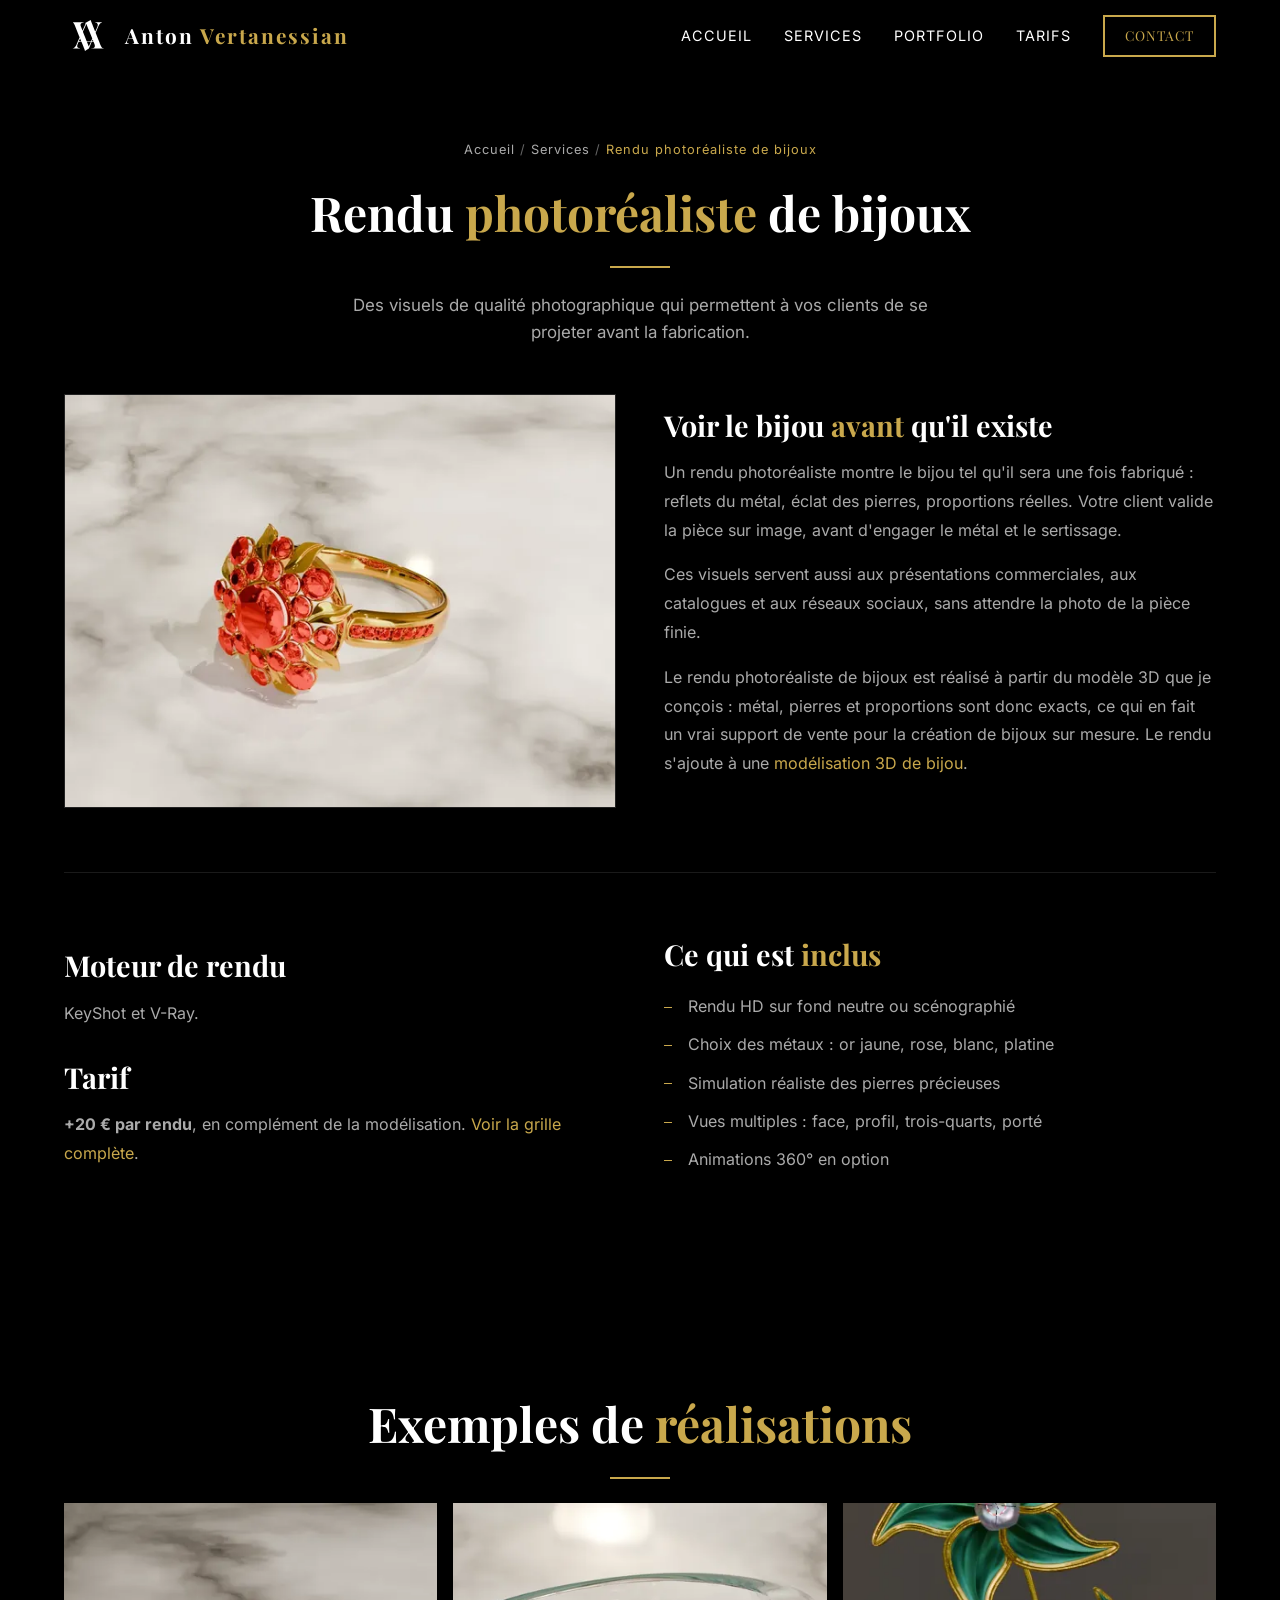
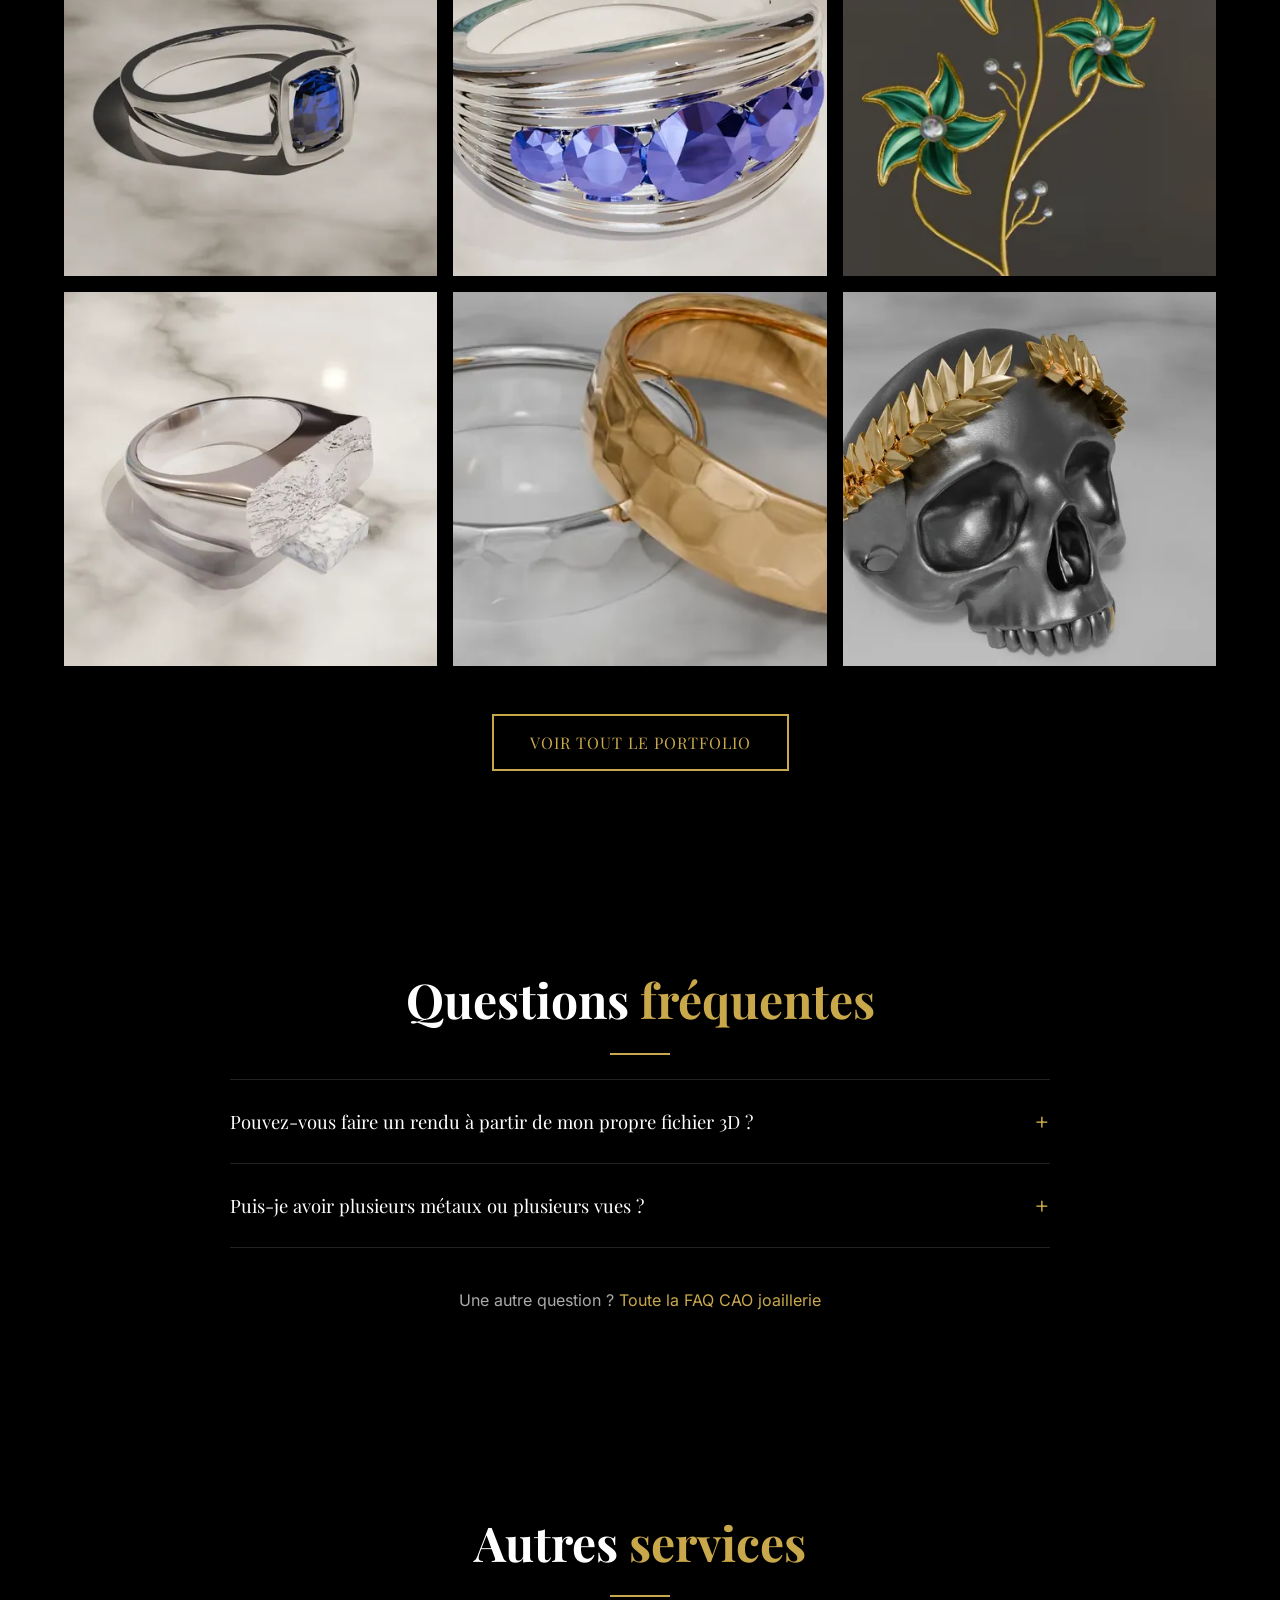
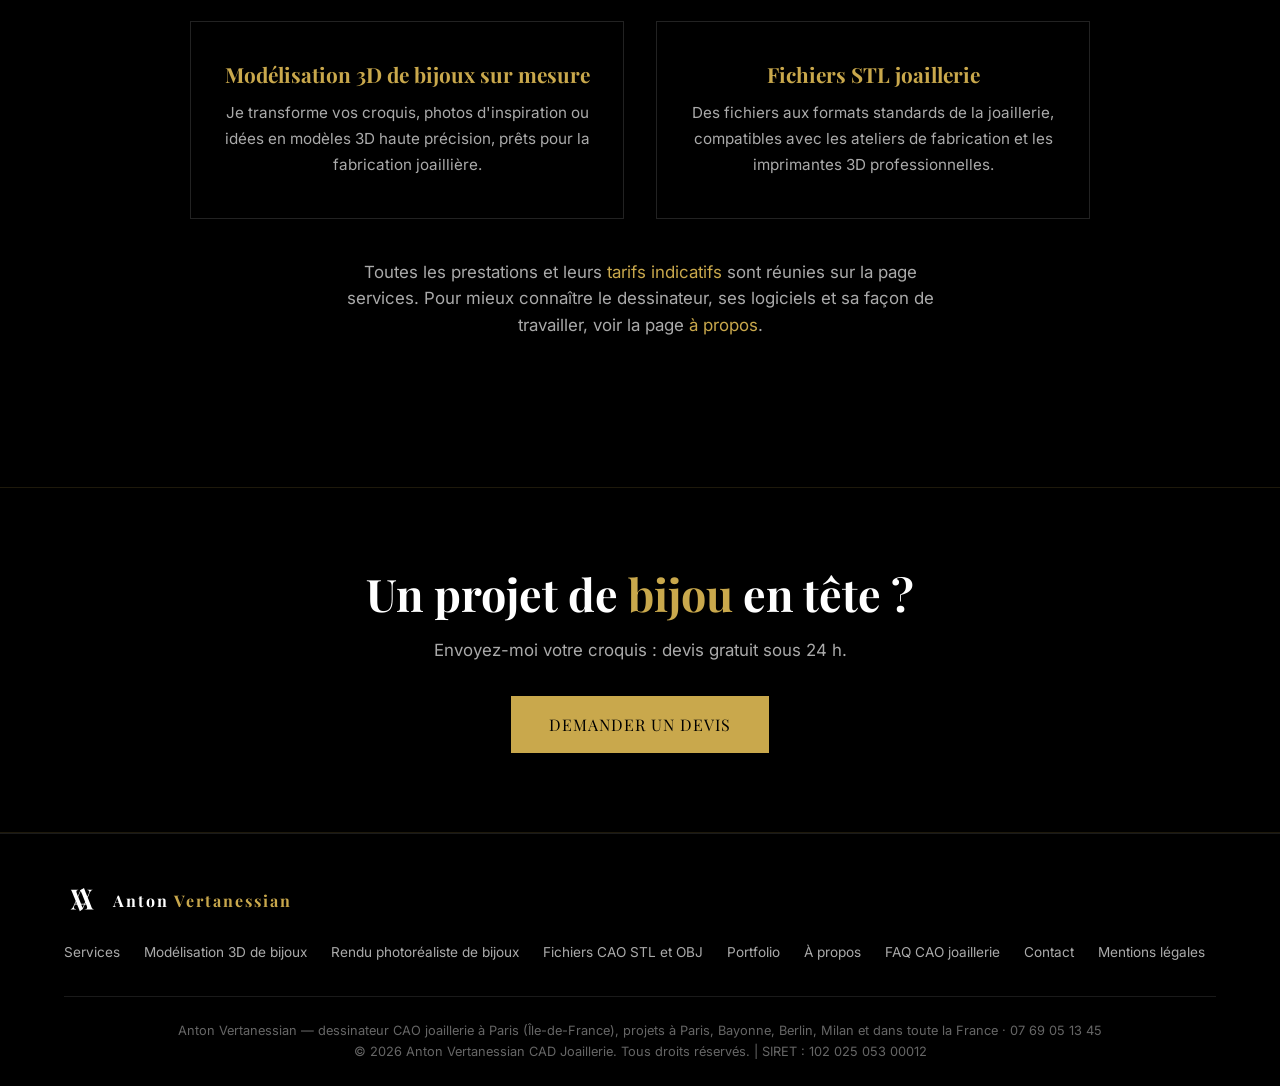
<file: rendu-photorealiste-bijoux.html>
<!DOCTYPE html>
<html lang="fr">
<head>
  <meta charset="UTF-8">
  <meta name="viewport" content="width=device-width, initial-scale=1.0">
  <title>Rendu photoréaliste de bijoux en 3D | Anton Vertanessian</title>
  <meta name="description" content="Rendus photoréalistes de bijoux sous KeyShot : visuels HD pour faire valider une pièce avant fabrication ou la présenter à vos clients. +20 € par rendu.">
  <meta name="robots" content="index, follow, max-image-preview:large">
  <link rel="canonical" href="https://didiland.dpdns.org/rendu-photorealiste-bijoux.html">
  <link rel="describedby" href="llms.txt" title="Présentation du site pour les assistants IA (llms.txt)">
  <meta name="author" content="Anton Vertanessian">
  <meta name="theme-color" content="#000000">
  <meta property="og:type" content="website">
  <meta property="og:locale" content="fr_FR">
  <meta property="og:site_name" content="Anton Vertanessian CAD Joaillerie">
  <meta property="og:title" content="Rendu photoréaliste de bijoux en 3D | Anton Vertanessian">
  <meta property="og:description" content="Rendus photoréalistes de bijoux sous KeyShot : visuels HD pour faire valider une pièce avant fabrication ou la présenter à vos clients. +20 € par rendu.">
  <meta property="og:url" content="https://didiland.dpdns.org/rendu-photorealiste-bijoux.html">
  <meta property="og:image" content="https://didiland.dpdns.org/images/og-bague-fleur-cao-joaillerie.jpg">
  <meta property="og:image:width" content="1200">
  <meta property="og:image:height" content="630">
  <meta property="og:image:alt" content="Rendu photoréaliste de la bague Fleur en or jaune et pierres rouges">
  <meta name="twitter:card" content="summary_large_image">
  <meta name="twitter:title" content="Rendu photoréaliste de bijoux en 3D | Anton Vertanessian">
  <meta name="twitter:description" content="Rendus photoréalistes de bijoux sous KeyShot : visuels HD pour faire valider une pièce avant fabrication ou la présenter à vos clients. +20 € par rendu.">
  <script type="application/ld+json">{"@context":"https://schema.org","@graph":[{"@type":"WebSite","@id":"https://didiland.dpdns.org/#website","url":"https://didiland.dpdns.org/","name":"Anton Vertanessian CAD Joaillerie","alternateName":"Anton Vertanessian","description":"Site d'Anton Vertanessian, dessinateur CAO joaillerie indépendant à Paris : modélisation 3D de bijoux, rendus photoréalistes et fichiers STL.","inLanguage":"fr-FR","publisher":{"@id":"https://didiland.dpdns.org/#business"},"copyrightHolder":{"@id":"https://didiland.dpdns.org/#anton"}},{"@type":"ProfessionalService","@id":"https://didiland.dpdns.org/#business","name":"Anton Vertanessian CAD Joaillerie","alternateName":["Anton Vertanessian","CAO joaillerie Anton Vertanessian"],"description":"Prestataire indépendant spécialisé en CAO joaillerie à Paris : modélisation 3D de bijoux sur mesure, rendus photoréalistes et fichiers STL prêts pour l'impression 3D et la fonte, pour les bijoutiers, joailliers, ateliers de fabrication et créateurs.","url":"https://didiland.dpdns.org/","logo":{"@type":"ImageObject","@id":"https://didiland.dpdns.org/#logo","url":"https://didiland.dpdns.org/images/Logo.svg","contentUrl":"https://didiland.dpdns.org/images/Logo.svg","caption":"Anton Vertanessian CAD Joaillerie"},"image":"https://didiland.dpdns.org/images/og-bague-fleur-cao-joaillerie.jpg","email":"anton.chebab@gmail.com","telephone":"+33769051345","address":{"@type":"PostalAddress","addressLocality":"Paris","addressRegion":"Île-de-France","addressCountry":"FR"},"areaServed":[{"@type":"City","name":"Paris","containedInPlace":{"@type":"Country","name":"France"}},{"@type":"City","name":"Bayonne","containedInPlace":{"@type":"Country","name":"France"}},{"@type":"City","name":"Berlin","containedInPlace":{"@type":"Country","name":"Allemagne"}},{"@type":"City","name":"Milan","alternateName":"Milano","containedInPlace":{"@type":"Country","name":"Italie"}},{"@type":"AdministrativeArea","name":"Île-de-France"},{"@type":"Country","name":"France"}],"priceRange":"20 € – 150 €","founder":{"@id":"https://didiland.dpdns.org/#anton"}},{"@type":"Person","@id":"https://didiland.dpdns.org/#anton","name":"Anton Vertanessian","jobTitle":"Dessinateur CAO joaillerie indépendant","url":"https://didiland.dpdns.org/a-propos.html","worksFor":{"@id":"https://didiland.dpdns.org/#business"}},{"@type":"WebPage","@id":"https://didiland.dpdns.org/rendu-photorealiste-bijoux.html#webpage","url":"https://didiland.dpdns.org/rendu-photorealiste-bijoux.html","name":"Rendu photoréaliste de bijoux en 3D | Anton Vertanessian","description":"Rendus photoréalistes de bijoux sous KeyShot : visuels HD pour faire valider une pièce avant fabrication ou la présenter à vos clients. +20 € par rendu.","inLanguage":"fr-FR","isPartOf":{"@id":"https://didiland.dpdns.org/#website"},"about":{"@id":"https://didiland.dpdns.org/#business"},"primaryImageOfPage":{"@type":"ImageObject","url":"https://didiland.dpdns.org/images/og-bague-fleur-cao-joaillerie.jpg"},"dateModified":"2026-11-13","breadcrumb":{"@id":"https://didiland.dpdns.org/rendu-photorealiste-bijoux.html#breadcrumb"},"mainEntity":{"@id":"https://didiland.dpdns.org/rendu-photorealiste-bijoux.html#service"}},{"@type":"BreadcrumbList","@id":"https://didiland.dpdns.org/rendu-photorealiste-bijoux.html#breadcrumb","itemListElement":[{"@type":"ListItem","position":1,"name":"Accueil","item":"https://didiland.dpdns.org/"},{"@type":"ListItem","position":2,"name":"Services","item":"https://didiland.dpdns.org/services.html"},{"@type":"ListItem","position":3,"name":"Rendu photoréaliste de bijoux","item":"https://didiland.dpdns.org/rendu-photorealiste-bijoux.html"}]},{"@type":"Service","@id":"https://didiland.dpdns.org/rendu-photorealiste-bijoux.html#service","name":"Rendu photoréaliste de bijoux","serviceType":"Rendu photoréaliste de bijoux","url":"https://didiland.dpdns.org/rendu-photorealiste-bijoux.html","provider":{"@id":"https://didiland.dpdns.org/#business"},"category":"CAO joaillerie","description":"Rendus photoréalistes de bijoux sous KeyShot et V-Ray : visuels HD pour faire valider une pièce avant fabrication, la présenter ou la publier. +20 € par rendu, en complément de la modélisation.","image":"https://didiland.dpdns.org/images/bague-fleur-or-jaune-pierres-rouges.webp","areaServed":[{"@type":"City","name":"Paris","containedInPlace":{"@type":"Country","name":"France"}},{"@type":"City","name":"Bayonne","containedInPlace":{"@type":"Country","name":"France"}},{"@type":"City","name":"Berlin","containedInPlace":{"@type":"Country","name":"Allemagne"}},{"@type":"City","name":"Milan","alternateName":"Milano","containedInPlace":{"@type":"Country","name":"Italie"}},{"@type":"AdministrativeArea","name":"Île-de-France"},{"@type":"Country","name":"France"}],"audience":{"@type":"BusinessAudience","audienceType":"Bijoutiers, joailliers, ateliers de fabrication, créateurs de bijoux, maisons de joaillerie"},"offers":{"@type":"Offer","price":20,"priceCurrency":"EUR","description":"Par rendu, en complément de la modélisation","url":"https://didiland.dpdns.org/services.html#tarifs"},"mainEntityOfPage":{"@id":"https://didiland.dpdns.org/rendu-photorealiste-bijoux.html#webpage"}},{"@type":"FAQPage","@id":"https://didiland.dpdns.org/rendu-photorealiste-bijoux.html#faq","inLanguage":"fr-FR","isPartOf":{"@id":"https://didiland.dpdns.org/rendu-photorealiste-bijoux.html#webpage"},"mainEntity":[{"@type":"Question","name":"Pouvez-vous faire un rendu à partir de mon propre fichier 3D ?","acceptedAnswer":{"@type":"Answer","text":"Contactez-moi avec le fichier : selon son format et son état, je vous indique si un rendu direct est possible et à quel tarif."}},{"@type":"Question","name":"Puis-je avoir plusieurs métaux ou plusieurs vues ?","acceptedAnswer":{"@type":"Answer","text":"Oui : chaque variante de métal ou chaque vue supplémentaire correspond à un rendu."}}]}]}</script>
  <link rel="preload" href="fonts/inter-latin.woff2" as="font" type="font/woff2" crossorigin>
  <link rel="preload" href="fonts/playfair-display-latin.woff2" as="font" type="font/woff2" crossorigin>
  <link rel="icon" type="image/svg+xml" href="images/Logo.svg">
  <link rel="stylesheet" href="style.css?v=10">
  <noscript><style>.reveal,.reveal-left,.reveal-right{opacity:1;transform:none}</style></noscript>
</head>
<body>

  <!-- NAVBAR -->
  <nav class="navbar scrolled" aria-label="Navigation principale">
    <div class="container">
      <a href="./" class="logo" aria-label="Anton Vertanessian, accueil"><img src="images/Logo.svg" alt="" class="logo-img"><span class="logo-text">Anton <span>Vertanessian</span></span></a>
      <ul class="nav-links" id="menu-principal">
        <li><a href="./">Accueil</a></li>
        <li><a href="services.html">Services</a></li>
        <li><a href="portfolio.html">Portfolio</a></li>
        <li><a href="services.html#tarifs">Tarifs</a></li>
        <li><a href="contact.html" class="btn" style="padding:8px 20px;font-size:.85rem">Contact</a></li>
      </ul>
      <button type="button" class="hamburger" aria-label="Ouvrir le menu" aria-expanded="false" aria-controls="menu-principal">
        <span></span><span></span><span></span>
      </button>
    </div>
  </nav>

  <main>


  <!-- EN-TÊTE -->
  <section class="section" style="padding-top:140px">
    <div class="container">
      <nav class="breadcrumb reveal" aria-label="Fil d'Ariane"><a href="./">Accueil</a> / <a href="services.html">Services</a> / <span>Rendu photoréaliste de bijoux</span></nav>
      <h1 class="section-title reveal">Rendu <span class="gold">photoréaliste</span> de bijoux</h1>
      <div class="divider reveal"></div>
      <p class="section-subtitle reveal">Des visuels de qualité photographique qui permettent à vos clients de se projeter avant la fabrication.</p>

      <div class="service-detail reveal">
        <div class="service-detail-img">
          <img src="images/bague-fleur-or-jaune-pierres-rouges.webp" alt="Rendu photoréaliste bague cocktail Fleur en or jaune sertie de pierres rouges taille ronde" style="width:100%;height:100%;object-fit:cover" width="1600" height="900" srcset="images/bague-fleur-or-jaune-pierres-rouges-800.webp 800w, images/bague-fleur-or-jaune-pierres-rouges.webp 1600w" sizes="(max-width: 968px) 100vw, 600px">
        </div>
        <div class="service-detail-content">
          <h2>Voir le bijou <span class="gold">avant</span> qu'il existe</h2>
          <p>Un rendu photoréaliste montre le bijou tel qu'il sera une fois fabriqué : reflets du métal, éclat des pierres, proportions réelles. Votre client valide la pièce sur image, avant d'engager le métal et le sertissage.</p><p>Ces visuels servent aussi aux présentations commerciales, aux catalogues et aux réseaux sociaux, sans attendre la photo de la pièce finie.</p>
          <p>Le rendu photoréaliste de bijoux est réalisé à partir du modèle 3D que je conçois : métal, pierres et proportions sont donc exacts, ce qui en fait un vrai support de vente pour la création de bijoux sur mesure. Le rendu s'ajoute à une <a class="gold" href="modelisation-3d-bijoux.html">modélisation 3D de bijou</a>.</p>
        </div>
      </div>

      <div class="service-detail reveal">
        <div class="service-detail-content">
          <h2>Ce qui est <span class="gold">inclus</span></h2>
          <ul>
            <li>Rendu HD sur fond neutre ou scénographié</li>
            <li>Choix des métaux : or jaune, rose, blanc, platine</li>
            <li>Simulation réaliste des pierres précieuses</li>
            <li>Vues multiples : face, profil, trois-quarts, porté</li>
            <li>Animations 360° en option</li>
          </ul>
        </div>
        <div class="service-detail-content">
          <h2>Moteur de rendu</h2>
          <p>KeyShot et V-Ray.</p>
          <h2 style="margin-top:2rem">Tarif</h2>
          <p><strong>+20 € par rendu</strong>, en complément de la modélisation. <a class="gold" href="services.html#tarifs">Voir la grille complète</a>.</p>
        </div>
      </div>
    </div>
  </section>

  <!-- RÉALISATIONS -->
  <section class="section">
    <div class="container">
      <h2 class="section-title reveal">Exemples de <span class="gold">réalisations</span></h2>
      <div class="divider reveal"></div>
      <div class="portfolio-grid">
        <div class="portfolio-item portfolio-item--static reveal">
          <img src="images/bague-solitaire-saphir-or-blanc.webp" alt="Modélisation 3D bague solitaire en or blanc sertie d’un saphir bleu taille coussin" loading="lazy" width="1600" height="900" srcset="images/bague-solitaire-saphir-or-blanc-800.webp 800w, images/bague-solitaire-saphir-or-blanc.webp 1600w" sizes="(max-width: 480px) 100vw, (max-width: 968px) 50vw, 400px">
          <div class="overlay"><h3>Solitaire Saphir</h3></div>
        </div>
        <div class="portfolio-item portfolio-item--static reveal">
          <img src="images/bague-stries-argent-tanzanites.webp" alt="Rendu 3D bague Stries en argent sertie de tanzanites taille ronde" loading="lazy" width="1600" height="900" srcset="images/bague-stries-argent-tanzanites-800.webp 800w, images/bague-stries-argent-tanzanites.webp 1600w" sizes="(max-width: 480px) 100vw, (max-width: 968px) 50vw, 400px">
          <div class="overlay"><h3>Bague Stries</h3></div>
        </div>
        <div class="portfolio-item portfolio-item--static reveal">
          <img src="images/broche-florale-or-email-vert-diamants.webp" alt="Rendu photoréaliste broche florale en or jaune, émail vert et diamants" loading="lazy" width="393" height="702">
          <div class="overlay"><h3>Broche Florale</h3></div>
        </div>
        <div class="portfolio-item portfolio-item--static reveal">
          <img src="images/bague-rock-argent-texture-brute.webp" alt="Rendu 3D bague Rock en argent à texture minérale brute" loading="lazy" width="1600" height="900" srcset="images/bague-rock-argent-texture-brute-800.webp 800w, images/bague-rock-argent-texture-brute.webp 1600w" sizes="(max-width: 480px) 100vw, (max-width: 968px) 50vw, 400px">
          <div class="overlay"><h3>Bague Rock</h3></div>
        </div>
        <div class="portfolio-item portfolio-item--static reveal">
          <img src="images/bagues-forge-or-argent-martele.webp" alt="Rendu 3D de deux bagues Forge en or jaune et argent martelé" loading="lazy" width="1600" height="614" srcset="images/bagues-forge-or-argent-martele-800.webp 800w, images/bagues-forge-or-argent-martele.webp 1600w" sizes="(max-width: 480px) 100vw, (max-width: 968px) 50vw, 400px">
          <div class="overlay"><h3>Bagues Forge</h3></div>
        </div>
        <div class="portfolio-item portfolio-item--static reveal">
          <img src="images/sculpture-crane-laurier-or.webp" alt="Rendu 3D sculpture crâne en acier patiné couronné de lauriers en or" loading="lazy" width="1554" height="1032" srcset="images/sculpture-crane-laurier-or-800.webp 800w, images/sculpture-crane-laurier-or.webp 1554w" sizes="(max-width: 480px) 100vw, (max-width: 968px) 50vw, 400px">
          <div class="overlay"><h3>Crâne Laurier d&#x27;Or</h3></div>
        </div>
      </div>
      <div style="text-align:center;margin-top:3rem" class="reveal">
        <a href="portfolio.html" class="btn">Voir tout le portfolio</a>
      </div>
    </div>
  </section>

  <!-- FAQ -->
  <section class="section">
    <div class="container">
      <h2 class="section-title reveal">Questions <span class="gold">fréquentes</span></h2>
      <div class="divider reveal"></div>
      <div class="faq reveal">
        <details class="faq-item">
          <summary>Pouvez-vous faire un rendu à partir de mon propre fichier 3D ?</summary>
          <p>Contactez-moi avec le fichier : selon son format et son état, je vous indique si un rendu direct est possible et à quel tarif.</p>
        </details>
        <details class="faq-item">
          <summary>Puis-je avoir plusieurs métaux ou plusieurs vues ?</summary>
          <p>Oui : chaque variante de métal ou chaque vue supplémentaire correspond à un rendu.</p>
        </details>
      </div>
      <p class="reveal" style="text-align:center;margin-top:2.5rem;color:var(--gray)">Une autre question ? <a class="gold" href="faq-cao-joaillerie.html">Toute la FAQ CAO joaillerie</a></p>
    </div>
  </section>

  <!-- AUTRES SERVICES -->
  <section class="section">
    <div class="container">
      <h2 class="section-title reveal">Autres <span class="gold">services</span></h2>
      <div class="divider reveal"></div>
      <div class="services-grid services-grid--two">
        <a class="service-card reveal" href="modelisation-3d-bijoux.html">
          <h3>Modélisation 3D de bijoux sur mesure</h3>
          <p>Je transforme vos croquis, photos d'inspiration ou idées en modèles 3D haute précision, prêts pour la fabrication joaillière.</p>
        </a>
        <a class="service-card reveal" href="fichiers-cao-stl-bijoux.html">
          <h3>Fichiers STL joaillerie</h3>
          <p>Des fichiers aux formats standards de la joaillerie, compatibles avec les ateliers de fabrication et les imprimantes 3D professionnelles.</p>
        </a>
      </div>
      <p class="section-subtitle reveal" style="margin-top:2.5rem">Toutes les prestations et leurs <a class="gold" href="services.html#tarifs">tarifs indicatifs</a> sont réunies sur la page services. Pour mieux connaître le dessinateur, ses logiciels et sa façon de travailler, voir la page <a class="gold" href="a-propos.html">à propos</a>.</p>
    </div>
  </section>

  <!-- CTA -->
  <section class="cta-banner">
    <div class="container">
      <h2 class="reveal">Un projet de <span class="gold">bijou</span> en tête ?</h2>
      <p class="reveal">Envoyez-moi votre croquis : devis gratuit sous 24 h.</p>
      <a href="contact.html" class="btn btn-fill reveal">Demander un devis</a>
    </div>
  </section>

  </main>

  <!-- FOOTER -->
  <footer class="footer" role="contentinfo">
    <div class="container">
      <div class="footer-content">
        <a href="./" class="logo" aria-label="Anton Vertanessian, accueil"><img src="images/Logo.svg" alt="" class="logo-img"><span class="logo-text">Anton <span>Vertanessian</span></span></a>
        <div class="footer-links">
          <a href="services.html">Services</a>
          <a href="modelisation-3d-bijoux.html">Modélisation 3D de bijoux</a>
          <a href="rendu-photorealiste-bijoux.html">Rendu photoréaliste de bijoux</a>
          <a href="fichiers-cao-stl-bijoux.html">Fichiers CAO STL et OBJ</a>
          <a href="portfolio.html">Portfolio</a>
          <a href="a-propos.html">À propos</a>
          <a href="faq-cao-joaillerie.html">FAQ CAO joaillerie</a>
          <a href="contact.html">Contact</a>
          <a href="mentions-legales.html">Mentions légales</a>
        </div>
      </div>
      <div class="footer-bottom">
        Anton Vertanessian — dessinateur CAO joaillerie à Paris (Île-de-France), projets à Paris, Bayonne, Berlin, Milan et dans toute la France · <a href="tel:+33769051345">07 69 05 13 45</a><br>&copy; 2026 Anton Vertanessian CAD Joaillerie. Tous droits réservés. | SIRET : 102 025 053 00012
      </div>
    </div>
  </footer>

  <script src="data/site-data.js?v=7"></script>
  <script src="script.js?v=7"></script>
</body>
</html>
</file>
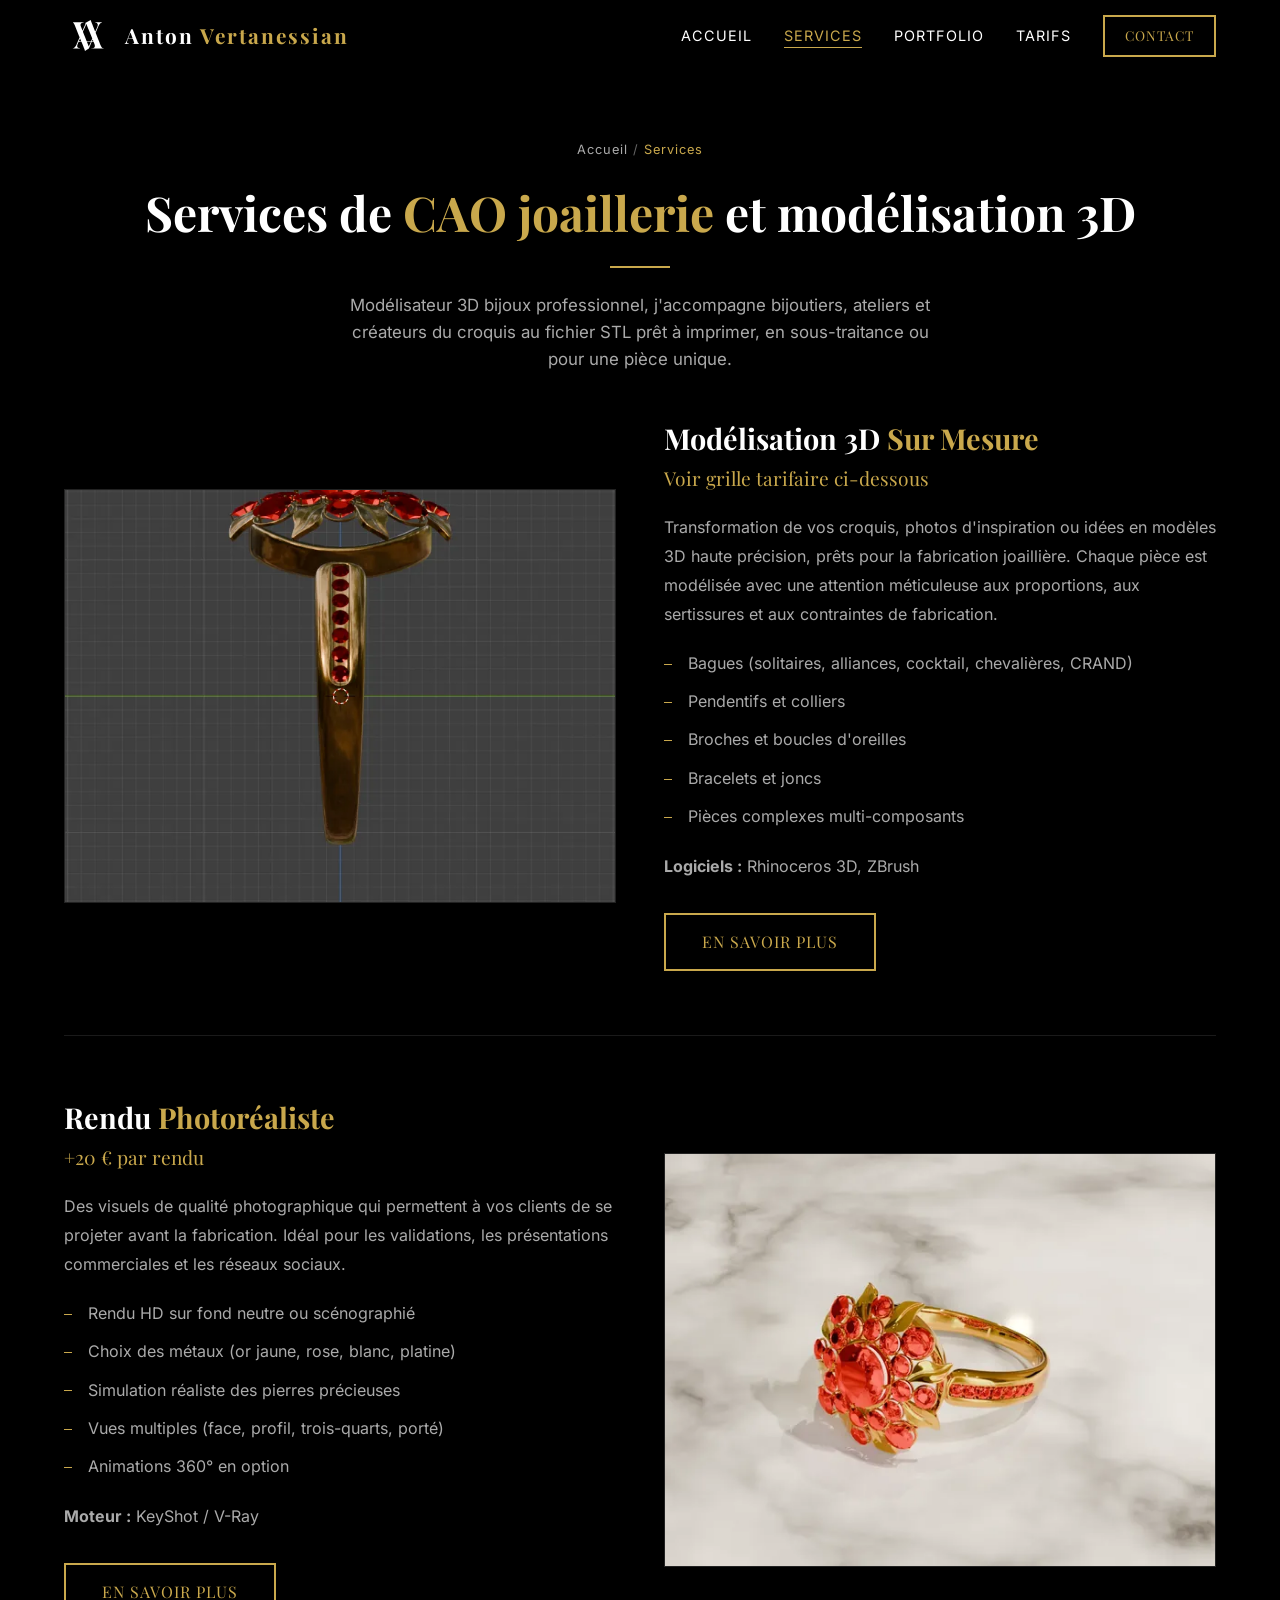
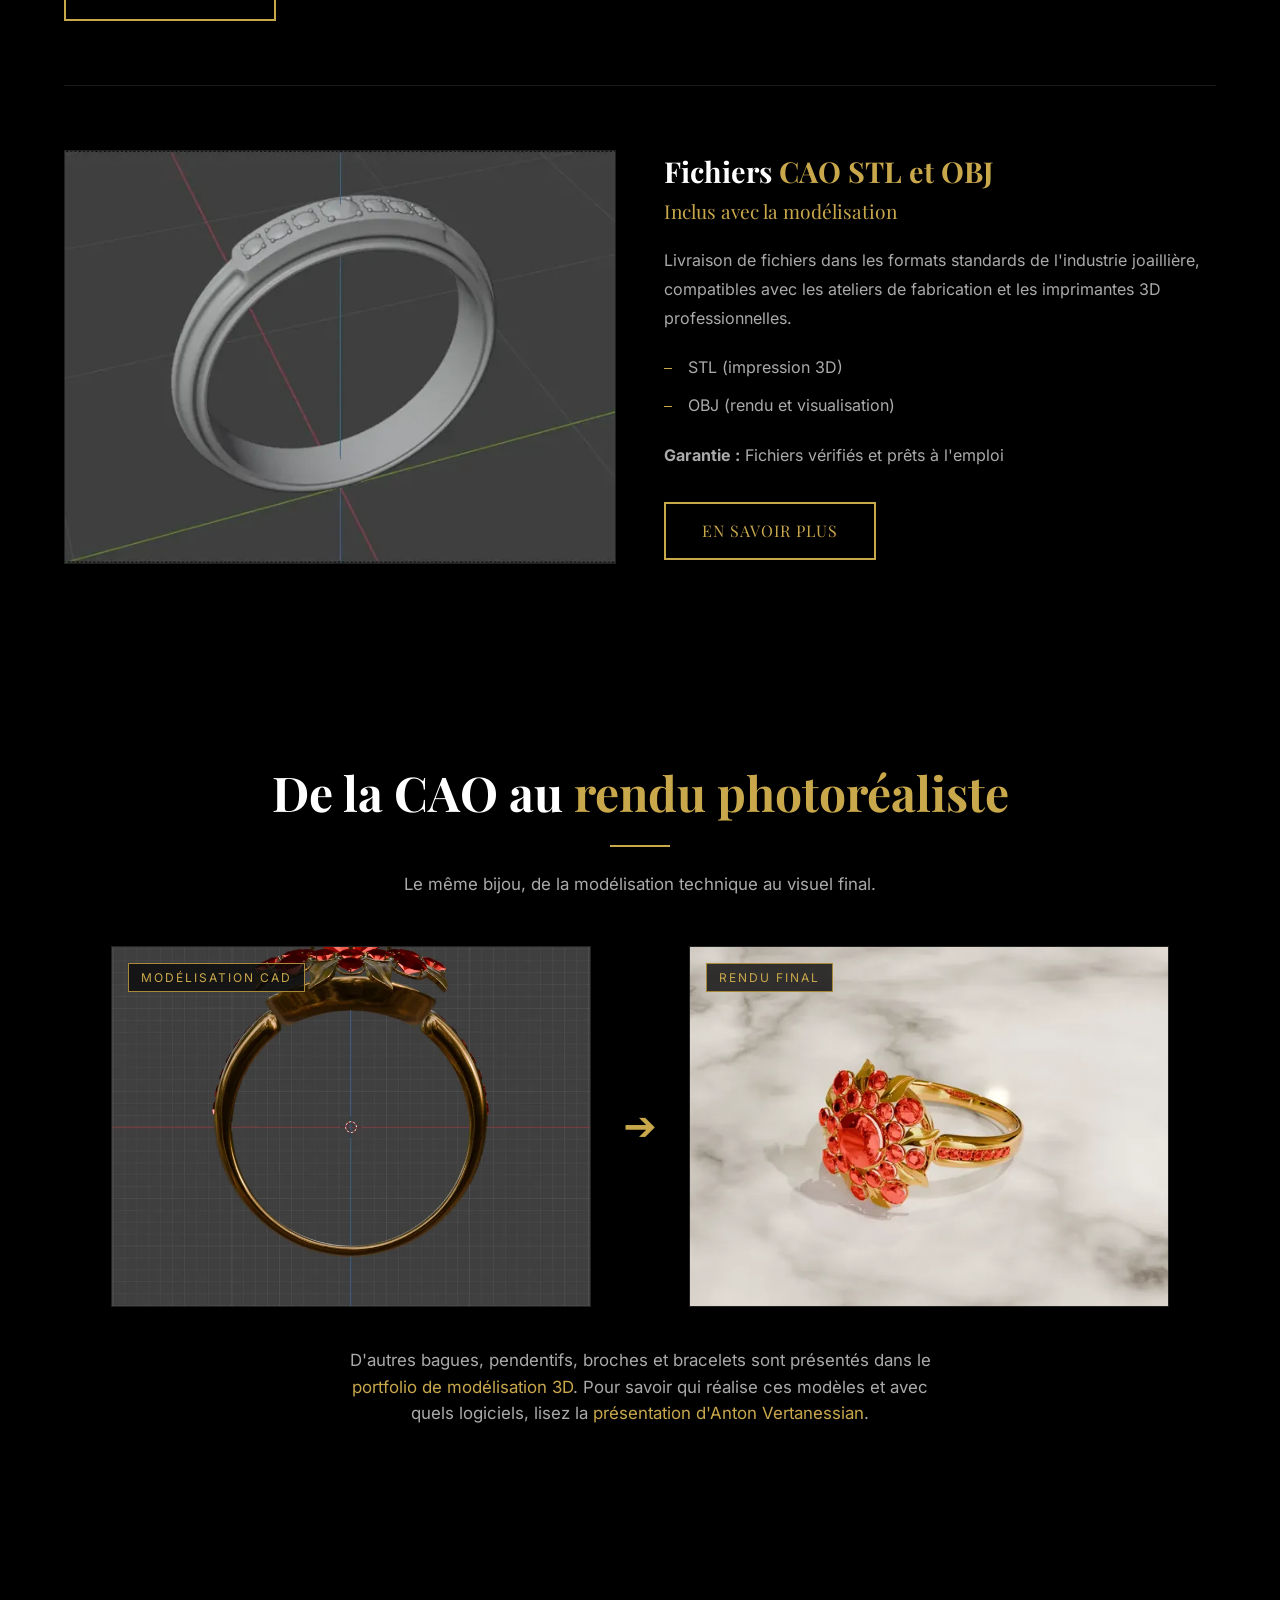
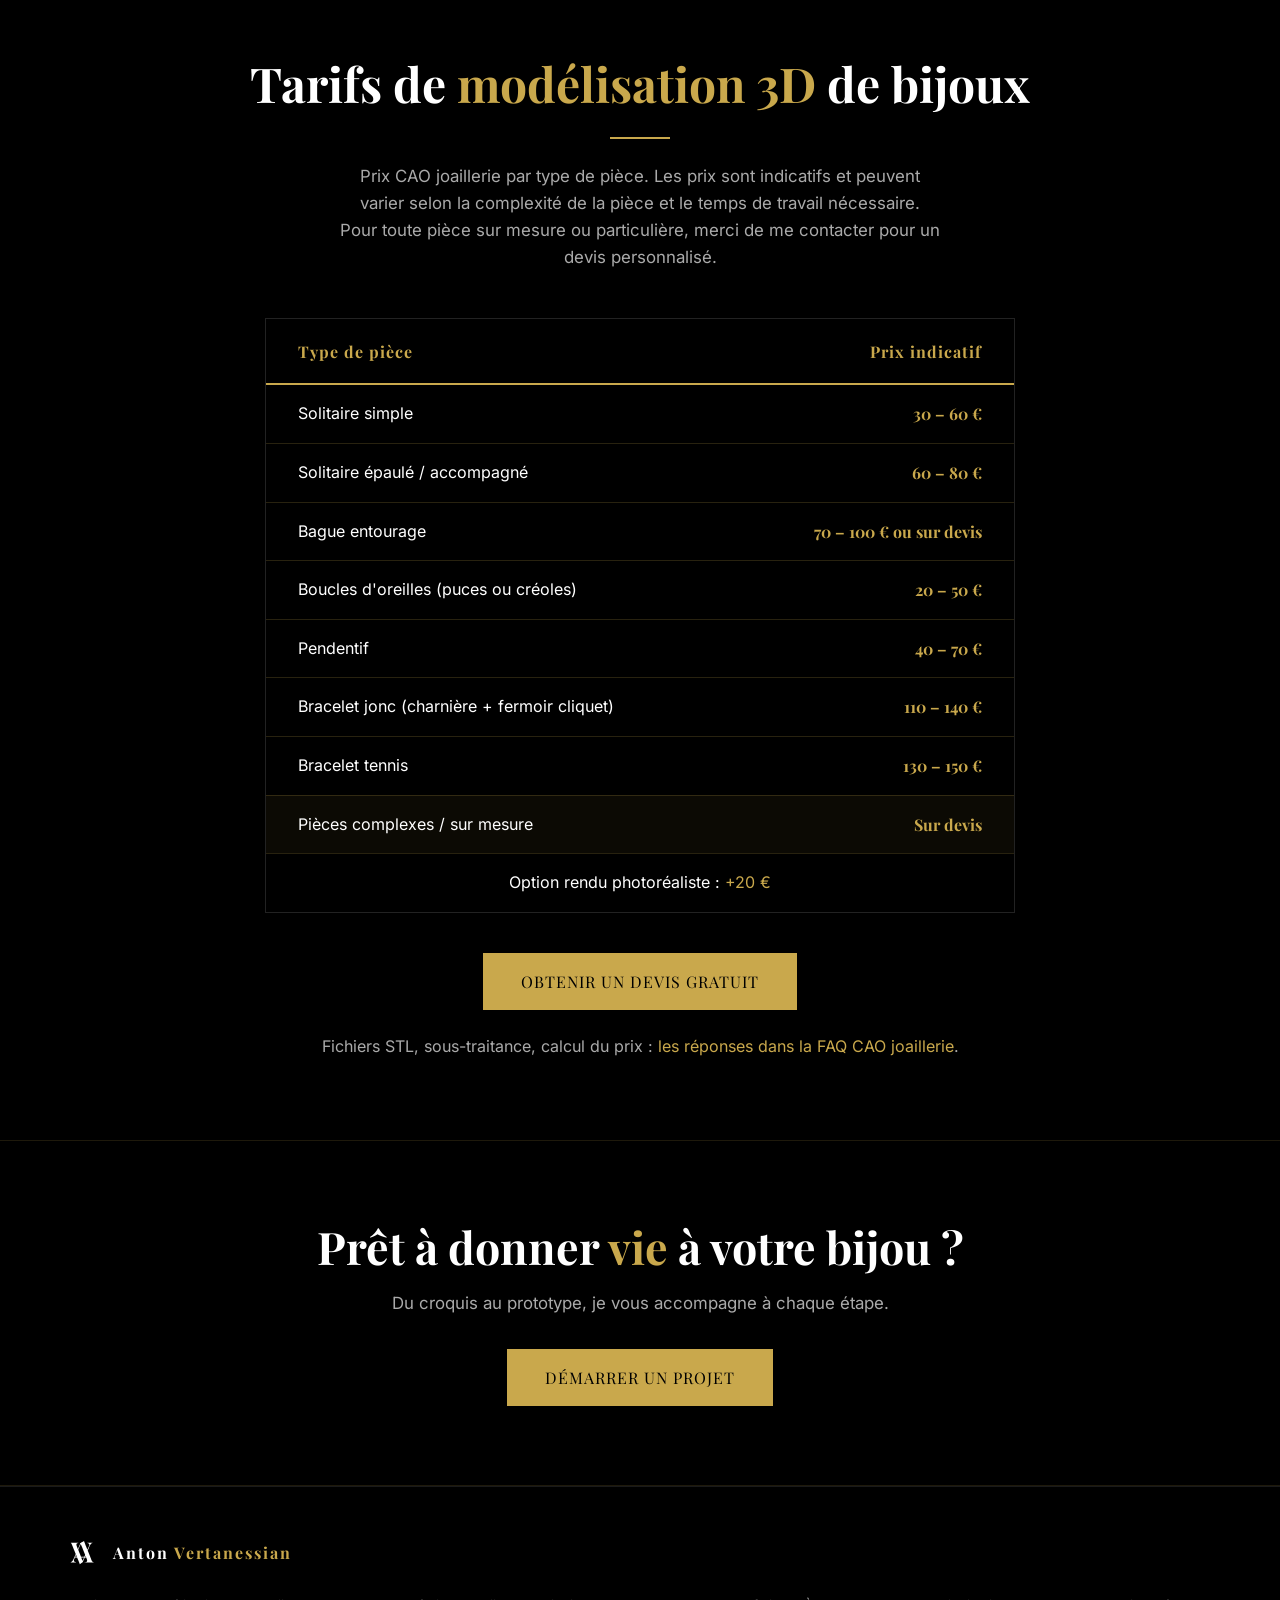
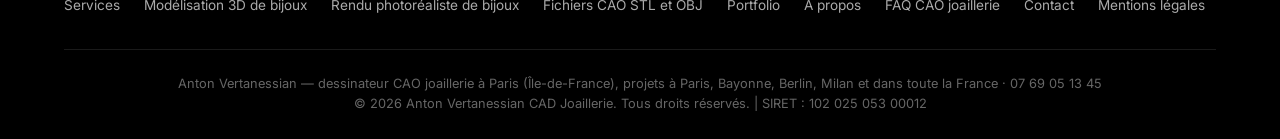
<file: services.html>
<!DOCTYPE html>
<html lang="fr">
<head>
  <meta charset="UTF-8">
  <meta name="viewport" content="width=device-width, initial-scale=1.0">
  <title>Services et tarifs CAO joaillerie | Anton Vertanessian</title>
  <meta name="description" content="Modélisation 3D de bijoux, rendus photoréalistes et fichiers STL : prestations de CAO joaillerie et tarifs indicatifs, à partir de 20 €. Devis gratuit.">
  <meta name="robots" content="index, follow, max-image-preview:large">
  <link rel="canonical" href="https://didiland.dpdns.org/services.html">
  <link rel="describedby" href="llms.txt" title="Présentation du site pour les assistants IA (llms.txt)">
  <meta name="author" content="Anton Vertanessian">
  <meta name="theme-color" content="#000000">
  <meta property="og:type" content="website">
  <meta property="og:locale" content="fr_FR">
  <meta property="og:site_name" content="Anton Vertanessian CAD Joaillerie">
  <meta property="og:title" content="Services et tarifs CAO joaillerie | Anton Vertanessian">
  <meta property="og:description" content="Modélisation 3D de bijoux, rendus photoréalistes et fichiers STL : prestations de CAO joaillerie et tarifs indicatifs, à partir de 20 €. Devis gratuit.">
  <meta property="og:url" content="https://didiland.dpdns.org/services.html">
  <meta property="og:image" content="https://didiland.dpdns.org/images/og-bague-fleur-cao-joaillerie.jpg">
  <meta property="og:image:width" content="1200">
  <meta property="og:image:height" content="630">
  <meta property="og:image:alt" content="Bague Fleur en or jaune modélisée en CAO joaillerie">
  <meta name="twitter:card" content="summary_large_image">
  <meta name="twitter:title" content="Services et tarifs CAO joaillerie | Anton Vertanessian">
  <meta name="twitter:description" content="Modélisation 3D de bijoux, rendus photoréalistes et fichiers STL : prestations de CAO joaillerie et tarifs indicatifs, à partir de 20 €. Devis gratuit.">
  <script type="application/ld+json">{"@context":"https://schema.org","@graph":[{"@type":"WebSite","@id":"https://didiland.dpdns.org/#website","url":"https://didiland.dpdns.org/","name":"Anton Vertanessian CAD Joaillerie","alternateName":"Anton Vertanessian","description":"Site d'Anton Vertanessian, dessinateur CAO joaillerie indépendant à Paris : modélisation 3D de bijoux, rendus photoréalistes et fichiers STL.","inLanguage":"fr-FR","publisher":{"@id":"https://didiland.dpdns.org/#business"},"copyrightHolder":{"@id":"https://didiland.dpdns.org/#anton"}},{"@type":"ProfessionalService","@id":"https://didiland.dpdns.org/#business","name":"Anton Vertanessian CAD Joaillerie","alternateName":["Anton Vertanessian","CAO joaillerie Anton Vertanessian"],"description":"Prestataire indépendant spécialisé en CAO joaillerie à Paris : modélisation 3D de bijoux sur mesure, rendus photoréalistes et fichiers STL prêts pour l'impression 3D et la fonte, pour les bijoutiers, joailliers, ateliers de fabrication et créateurs.","url":"https://didiland.dpdns.org/","logo":{"@type":"ImageObject","@id":"https://didiland.dpdns.org/#logo","url":"https://didiland.dpdns.org/images/Logo.svg","contentUrl":"https://didiland.dpdns.org/images/Logo.svg","caption":"Anton Vertanessian CAD Joaillerie"},"image":"https://didiland.dpdns.org/images/og-bague-fleur-cao-joaillerie.jpg","email":"anton.chebab@gmail.com","telephone":"+33769051345","address":{"@type":"PostalAddress","addressLocality":"Paris","addressRegion":"Île-de-France","addressCountry":"FR"},"areaServed":[{"@type":"City","name":"Paris","containedInPlace":{"@type":"Country","name":"France"}},{"@type":"City","name":"Bayonne","containedInPlace":{"@type":"Country","name":"France"}},{"@type":"City","name":"Berlin","containedInPlace":{"@type":"Country","name":"Allemagne"}},{"@type":"City","name":"Milan","alternateName":"Milano","containedInPlace":{"@type":"Country","name":"Italie"}},{"@type":"AdministrativeArea","name":"Île-de-France"},{"@type":"Country","name":"France"}],"priceRange":"20 € – 150 €","founder":{"@id":"https://didiland.dpdns.org/#anton"},"hasOfferCatalog":{"@id":"https://didiland.dpdns.org/services.html#tarifs"}},{"@type":"Person","@id":"https://didiland.dpdns.org/#anton","name":"Anton Vertanessian","jobTitle":"Dessinateur CAO joaillerie indépendant","url":"https://didiland.dpdns.org/a-propos.html","worksFor":{"@id":"https://didiland.dpdns.org/#business"}},{"@type":"WebPage","@id":"https://didiland.dpdns.org/services.html#webpage","url":"https://didiland.dpdns.org/services.html","name":"Services et tarifs CAO joaillerie | Anton Vertanessian","description":"Modélisation 3D de bijoux, rendus photoréalistes et fichiers STL : prestations de CAO joaillerie et tarifs indicatifs, à partir de 20 €. Devis gratuit.","inLanguage":"fr-FR","isPartOf":{"@id":"https://didiland.dpdns.org/#website"},"about":{"@id":"https://didiland.dpdns.org/#business"},"primaryImageOfPage":{"@type":"ImageObject","url":"https://didiland.dpdns.org/images/og-bague-fleur-cao-joaillerie.jpg"},"dateModified":"2026-11-13","breadcrumb":{"@id":"https://didiland.dpdns.org/services.html#breadcrumb"},"mainEntity":{"@id":"https://didiland.dpdns.org/services.html#tarifs"}},{"@type":"BreadcrumbList","@id":"https://didiland.dpdns.org/services.html#breadcrumb","itemListElement":[{"@type":"ListItem","position":1,"name":"Accueil","item":"https://didiland.dpdns.org/"},{"@type":"ListItem","position":2,"name":"Services","item":"https://didiland.dpdns.org/services.html"}]},{"@type":"Service","@id":"https://didiland.dpdns.org/modelisation-3d-bijoux.html#service","name":"Modélisation 3D de bijoux sur mesure","serviceType":"Modélisation 3D de bijoux","url":"https://didiland.dpdns.org/modelisation-3d-bijoux.html","provider":{"@id":"https://didiland.dpdns.org/#business"},"description":"Modèles 3D haute précision adaptés à la fabrication joaillière."},{"@type":"Service","@id":"https://didiland.dpdns.org/rendu-photorealiste-bijoux.html#service","name":"Rendu photoréaliste de bijoux","serviceType":"Rendu photoréaliste de bijoux","url":"https://didiland.dpdns.org/rendu-photorealiste-bijoux.html","provider":{"@id":"https://didiland.dpdns.org/#business"},"description":"Visuels de qualité photographique avant fabrication."},{"@type":"Service","@id":"https://didiland.dpdns.org/fichiers-cao-stl-bijoux.html#service","name":"Fichiers CAO STL et OBJ","serviceType":"Fichiers CAO STL et OBJ pour la joaillerie","url":"https://didiland.dpdns.org/fichiers-cao-stl-bijoux.html","provider":{"@id":"https://didiland.dpdns.org/#business"},"description":"Fichiers prêts pour l'impression 3D cire ou résine et la fonte."},{"@type":"OfferCatalog","@id":"https://didiland.dpdns.org/services.html#tarifs","name":"Tarifs indicatifs de modélisation 3D de bijoux","description":"Prix indicatifs par type de pièce, variables selon la complexité. Seul un devis personnalisé fait foi.","url":"https://didiland.dpdns.org/services.html#tarifs","itemListElement":[{"@type":"Offer","name":"Modélisation 3D : Solitaire simple","itemOffered":{"@type":"Service","name":"Modélisation 3D de bijou : Solitaire simple","provider":{"@id":"https://didiland.dpdns.org/#business"}},"offeredBy":{"@id":"https://didiland.dpdns.org/#business"},"priceCurrency":"EUR","priceSpecification":{"@type":"PriceSpecification","minPrice":30,"maxPrice":60,"priceCurrency":"EUR"}},{"@type":"Offer","name":"Modélisation 3D : Solitaire épaulé / accompagné","itemOffered":{"@type":"Service","name":"Modélisation 3D de bijou : Solitaire épaulé / accompagné","provider":{"@id":"https://didiland.dpdns.org/#business"}},"offeredBy":{"@id":"https://didiland.dpdns.org/#business"},"priceCurrency":"EUR","priceSpecification":{"@type":"PriceSpecification","minPrice":60,"maxPrice":80,"priceCurrency":"EUR"}},{"@type":"Offer","name":"Modélisation 3D : Bague entourage","itemOffered":{"@type":"Service","name":"Modélisation 3D de bijou : Bague entourage","provider":{"@id":"https://didiland.dpdns.org/#business"}},"offeredBy":{"@id":"https://didiland.dpdns.org/#business"},"priceCurrency":"EUR","priceSpecification":{"@type":"PriceSpecification","minPrice":70,"maxPrice":100,"priceCurrency":"EUR"},"description":"70 – 100 € ou sur devis"},{"@type":"Offer","name":"Modélisation 3D : Boucles d'oreilles (puces ou créoles)","itemOffered":{"@type":"Service","name":"Modélisation 3D de bijou : Boucles d'oreilles (puces ou créoles)","provider":{"@id":"https://didiland.dpdns.org/#business"}},"offeredBy":{"@id":"https://didiland.dpdns.org/#business"},"priceCurrency":"EUR","priceSpecification":{"@type":"PriceSpecification","minPrice":20,"maxPrice":50,"priceCurrency":"EUR"}},{"@type":"Offer","name":"Modélisation 3D : Pendentif","itemOffered":{"@type":"Service","name":"Modélisation 3D de bijou : Pendentif","provider":{"@id":"https://didiland.dpdns.org/#business"}},"offeredBy":{"@id":"https://didiland.dpdns.org/#business"},"priceCurrency":"EUR","priceSpecification":{"@type":"PriceSpecification","minPrice":40,"maxPrice":70,"priceCurrency":"EUR"}},{"@type":"Offer","name":"Modélisation 3D : Bracelet jonc (charnière + fermoir cliquet)","itemOffered":{"@type":"Service","name":"Modélisation 3D de bijou : Bracelet jonc (charnière + fermoir cliquet)","provider":{"@id":"https://didiland.dpdns.org/#business"}},"offeredBy":{"@id":"https://didiland.dpdns.org/#business"},"priceCurrency":"EUR","priceSpecification":{"@type":"PriceSpecification","minPrice":110,"maxPrice":140,"priceCurrency":"EUR"}},{"@type":"Offer","name":"Modélisation 3D : Bracelet tennis","itemOffered":{"@type":"Service","name":"Modélisation 3D de bijou : Bracelet tennis","provider":{"@id":"https://didiland.dpdns.org/#business"}},"offeredBy":{"@id":"https://didiland.dpdns.org/#business"},"priceCurrency":"EUR","priceSpecification":{"@type":"PriceSpecification","minPrice":130,"maxPrice":150,"priceCurrency":"EUR"}},{"@type":"Offer","name":"Modélisation 3D : Pièces complexes / sur mesure","itemOffered":{"@type":"Service","name":"Modélisation 3D de bijou : Pièces complexes / sur mesure","provider":{"@id":"https://didiland.dpdns.org/#business"}},"offeredBy":{"@id":"https://didiland.dpdns.org/#business"},"description":"Sur devis"},{"@type":"Offer","name":"Option rendu photoréaliste","price":20,"priceCurrency":"EUR","description":"Par rendu, en complément de la modélisation","itemOffered":{"@id":"https://didiland.dpdns.org/rendu-photorealiste-bijoux.html#service"},"offeredBy":{"@id":"https://didiland.dpdns.org/#business"}}]}]}</script>
  <link rel="preload" href="fonts/inter-latin.woff2" as="font" type="font/woff2" crossorigin>
  <link rel="preload" href="fonts/playfair-display-latin.woff2" as="font" type="font/woff2" crossorigin>
  <link rel="icon" type="image/svg+xml" href="images/Logo.svg">
  <link rel="stylesheet" href="style.css?v=10">
  <noscript><style>.reveal,.reveal-left,.reveal-right{opacity:1;transform:none}</style></noscript>
</head>
<body>

  <!-- NAVBAR -->
  <nav class="navbar scrolled" aria-label="Navigation principale">
    <div class="container">
      <a href="./" class="logo" aria-label="Anton Vertanessian, accueil"><img src="images/Logo.svg" alt="" class="logo-img"><span class="logo-text">Anton <span>Vertanessian</span></span></a>
      <ul class="nav-links" id="menu-principal">
        <li><a href="./">Accueil</a></li>
        <li><a href="services.html">Services</a></li>
        <li><a href="portfolio.html">Portfolio</a></li>
        <li><a href="services.html#tarifs">Tarifs</a></li>
        <li><a href="contact.html" class="btn" style="padding:8px 20px;font-size:.85rem">Contact</a></li>
      </ul>
      <button type="button" class="hamburger" aria-label="Ouvrir le menu" aria-expanded="false" aria-controls="menu-principal">
        <span></span><span></span><span></span>
      </button>
    </div>
  </nav>

  <main>

  <!-- Marker for dynamic services rendering -->
  <div id="services-dynamic" style="display:none"></div>

  <!-- HEADER -->
  <section class="section" style="padding-top:140px">
    <div class="container">
      <nav class="breadcrumb reveal" aria-label="Fil d'Ariane"><a href="./">Accueil</a> / <span>Services</span></nav>
      <h1 class="section-title reveal">Services de <span class="gold">CAO joaillerie</span> et modélisation 3D</h1>
      <div class="divider reveal"></div>
      <p class="section-subtitle reveal">Modélisateur 3D bijoux professionnel, j'accompagne bijoutiers, ateliers et créateurs du croquis au fichier STL prêt à imprimer, en sous-traitance ou pour une pièce unique.</p>

      <!-- Service details (rendered dynamically) -->
      <div id="service-details-container">
        <!-- Fallback static content -->
        <div class="service-detail reveal">
          <div class="service-detail-img">
            <img src="images/bague-fleur-cao-profil.webp" alt="Modèle CAO de la bague Fleur, vue de profil" loading="lazy" style="width:100%;height:100%;object-fit:cover" width="743" height="741">
          </div>
          <div class="service-detail-content">
            <h2 class="service-detail-title">Modélisation 3D <span class="gold">Sur Mesure</span></h2>
            <span class="price">Voir grille tarifaire ci-dessous</span>
            <p>Transformation de vos croquis, photos d'inspiration ou idées en modèles 3D haute précision, prêts pour la fabrication joaillière. Chaque pièce est modélisée avec une attention méticuleuse aux proportions, aux sertissures et aux contraintes de fabrication.</p>
            <ul>
              <li>Bagues (solitaires, alliances, cocktail, chevalières, CRAND)</li>
              <li>Pendentifs et colliers</li>
              <li>Broches et boucles d'oreilles</li>
              <li>Bracelets et joncs</li>
              <li>Pièces complexes multi-composants</li>
            </ul>
            <p><strong>Logiciels :</strong> Rhinoceros 3D, ZBrush</p>
            <a href="modelisation-3d-bijoux.html" class="btn" style="margin-top:1rem">En savoir plus</a>
          </div>
        </div>

        <div class="service-detail reveal">
          <div class="service-detail-img">
            <img src="images/bague-fleur-or-jaune-pierres-rouges.webp" alt="Rendu photoréaliste bague cocktail Fleur en or jaune sertie de pierres rouges taille ronde" loading="lazy" style="width:100%;height:100%;object-fit:cover" width="1600" height="900" srcset="images/bague-fleur-or-jaune-pierres-rouges-800.webp 800w, images/bague-fleur-or-jaune-pierres-rouges.webp 1600w" sizes="(max-width: 968px) 100vw, 600px">
          </div>
          <div class="service-detail-content">
            <h2 class="service-detail-title">Rendu <span class="gold">Photoréaliste</span></h2>
            <span class="price">+20 € par rendu</span>
            <p>Des visuels de qualité photographique qui permettent à vos clients de se projeter avant la fabrication. Idéal pour les validations, les présentations commerciales et les réseaux sociaux.</p>
            <ul>
              <li>Rendu HD sur fond neutre ou scénographié</li>
              <li>Choix des métaux (or jaune, rose, blanc, platine)</li>
              <li>Simulation réaliste des pierres précieuses</li>
              <li>Vues multiples (face, profil, trois-quarts, porté)</li>
              <li>Animations 360° en option</li>
            </ul>
            <p><strong>Moteur :</strong> KeyShot / V-Ray</p>
            <a href="rendu-photorealiste-bijoux.html" class="btn" style="margin-top:1rem">En savoir plus</a>
          </div>
        </div>

        <div class="service-detail reveal">
          <div class="service-detail-img">
            <img src="images/alliance-sacre-coeur-sertie-cao.webp" alt="Modélisation 3D alliance Sacré-Cœur sertie, fichier CAO pour impression 3D" loading="lazy" style="width:100%;height:100%;object-fit:cover" width="1036" height="587" srcset="images/alliance-sacre-coeur-sertie-cao-800.webp 800w, images/alliance-sacre-coeur-sertie-cao.webp 1036w" sizes="(max-width: 968px) 100vw, 600px">
          </div>
          <div class="service-detail-content">
            <h2 class="service-detail-title">Fichiers <span class="gold">CAO</span> STL et OBJ</h2>
            <span class="price">Inclus avec la modélisation</span>
            <p>Livraison de fichiers dans les formats standards de l'industrie joaillière, compatibles avec les ateliers de fabrication et les imprimantes 3D professionnelles.</p>
            <ul>
              <li>STL (impression 3D)</li>
              <li>OBJ (rendu et visualisation)</li>
            </ul>
            <p><strong>Garantie :</strong> Fichiers vérifiés et prêts à l'emploi</p>
            <a href="fichiers-cao-stl-bijoux.html" class="btn" style="margin-top:1rem">En savoir plus</a>
          </div>
        </div>
      </div>

    </div>
  </section>

  <!-- BEFORE/AFTER SHOWCASE -->
  <section class="section" style="background:var(--bg-light)">
    <div class="container">
      <h2 class="section-title reveal">De la CAO au <span class="gold">rendu photoréaliste</span></h2>
      <div class="divider reveal"></div>
      <p class="section-subtitle reveal">Le même bijou, de la modélisation technique au visuel final.</p>

      <div class="before-after-grid">
        <div class="before-after-item reveal">
          <div class="ba-label">Modélisation CAD</div>
          <img id="ba-cad-img" src="images/bague-fleur-cao-face.webp" alt="Bague Fleur en CAO joaillerie : modèle 3D vu de face avant le rendu" loading="lazy" width="889" height="887">
        </div>
        <div class="before-after-arrow reveal">&#10132;</div>
        <div class="before-after-item reveal">
          <div class="ba-label">Rendu Final</div>
          <img id="ba-render-img" src="images/bague-fleur-or-jaune-pierres-rouges.webp" alt="Bague Fleur : rendu photoréaliste du même modèle 3D en or jaune" loading="lazy" width="1600" height="900" srcset="images/bague-fleur-or-jaune-pierres-rouges-800.webp 800w, images/bague-fleur-or-jaune-pierres-rouges.webp 1600w" sizes="(max-width: 968px) 100vw, 600px">
        </div>
      </div>
      <p class="section-subtitle reveal" style="margin-top:2.5rem">D'autres bagues, pendentifs, broches et bracelets sont présentés dans le <a class="gold" href="portfolio.html#realisations">portfolio de modélisation 3D</a>. Pour savoir qui réalise ces modèles et avec quels logiciels, lisez la <a class="gold" href="a-propos.html">présentation d'Anton Vertanessian</a>.</p>
    </div>
  </section>

  <!-- PRICING TABLE -->
  <section id="tarifs" class="section" style="padding:80px 0">
    <div class="container">
      <h2 class="section-title reveal">Tarifs de <span class="gold">modélisation 3D</span> de bijoux</h2>
      <div class="divider reveal"></div>
      <p class="section-subtitle reveal">Prix CAO joaillerie par type de pièce. Les prix sont indicatifs et peuvent varier selon la complexité de la pièce et le temps de travail nécessaire. Pour toute pièce sur mesure ou particulière, merci de me contacter pour un devis personnalisé.</p>

      <div class="pricing-table reveal">
        <table>
          <thead>
            <tr>
              <th>Type de pièce</th>
              <th>Prix indicatif</th>
            </tr>
          </thead>
          <tbody id="pricing-tbody">
            <tr><td>Solitaire simple</td><td>30 – 60 €</td></tr>
            <tr><td>Solitaire épaulé / accompagné</td><td>60 – 80 €</td></tr>
            <tr><td>Bague entourage</td><td>70 – 100 € ou sur devis</td></tr>
            <tr><td>Boucles d'oreilles (puces ou créoles)</td><td>20 – 50 €</td></tr>
            <tr><td>Pendentif</td><td>40 – 70 €</td></tr>
            <tr><td>Bracelet jonc (charnière + fermoir cliquet)</td><td>110 – 140 €</td></tr>
            <tr><td>Bracelet tennis</td><td>130 – 150 €</td></tr>
            <tr class="highlight"><td>Pièces complexes / sur mesure</td><td>Sur devis</td></tr>
          </tbody>
        </table>
        <div class="pricing-option" id="pricing-option-text">Option rendu photoréaliste : <span class="gold">+20 €</span></div>
      </div>

      <div style="text-align:center;margin-top:2.5rem" class="reveal">
        <a href="contact.html" class="btn btn-fill">Obtenir un devis gratuit</a>
        <p style="margin-top:1.5rem;color:var(--gray)">Fichiers STL, sous-traitance, calcul du prix : <a class="gold" href="faq-cao-joaillerie.html">les réponses dans la FAQ CAO joaillerie</a>.</p>
      </div>
    </div>
  </section>

  <!-- CTA -->
  <section class="cta-banner">
    <div class="container">
      <h2 class="reveal">Prêt à donner <span class="gold">vie</span> à votre bijou ?</h2>
      <p class="reveal">Du croquis au prototype, je vous accompagne à chaque étape.</p>
      <a href="contact.html" class="btn btn-fill reveal">Démarrer un projet</a>
    </div>
  </section>

  </main>

  <!-- FOOTER -->
  <footer class="footer" role="contentinfo">
    <div class="container">
      <div class="footer-content">
        <a href="./" class="logo" aria-label="Anton Vertanessian, accueil"><img src="images/Logo.svg" alt="" class="logo-img"><span class="logo-text">Anton <span>Vertanessian</span></span></a>
        <div class="footer-links">
          <a href="services.html">Services</a>
          <a href="modelisation-3d-bijoux.html">Modélisation 3D de bijoux</a>
          <a href="rendu-photorealiste-bijoux.html">Rendu photoréaliste de bijoux</a>
          <a href="fichiers-cao-stl-bijoux.html">Fichiers CAO STL et OBJ</a>
          <a href="portfolio.html">Portfolio</a>
          <a href="a-propos.html">À propos</a>
          <a href="faq-cao-joaillerie.html">FAQ CAO joaillerie</a>
          <a href="contact.html">Contact</a>
          <a href="mentions-legales.html">Mentions légales</a>
        </div>
      </div>
      <div class="footer-bottom">
        Anton Vertanessian — dessinateur CAO joaillerie à Paris (Île-de-France), projets à Paris, Bayonne, Berlin, Milan et dans toute la France · <a href="tel:+33769051345">07 69 05 13 45</a><br>&copy; 2026 Anton Vertanessian CAD Joaillerie. Tous droits réservés. | SIRET : 102 025 053 00012
      </div>
    </div>
  </footer>

  <script src="data/site-data.js?v=7"></script>
  <script src="script.js?v=7"></script>
</body>
</html>
</file>
<file: style.css>
/* ===== POLICES (auto-hébergées) ===== */
@font-face{font-family:'Inter';font-style:normal;font-display:swap;font-weight:100 900;src:url(fonts/inter-latin.woff2) format('woff2');unicode-range:U+0000-00FF,U+0131,U+0152-0153,U+02BB-02BC,U+02C6,U+02DA,U+02DC,U+0304,U+0308,U+0329,U+2000-206F,U+20AC,U+2122,U+2191,U+2193,U+2212,U+2215,U+FEFF,U+FFFD}
@font-face{font-family:'Inter';font-style:normal;font-display:swap;font-weight:100 900;src:url(fonts/inter-latin-ext.woff2) format('woff2');unicode-range:U+0100-02BA,U+02BD-02C5,U+02C7-02CC,U+02CE-02D7,U+02DD-02FF,U+0304,U+0308,U+0329,U+1D00-1DBF,U+1E00-1E9F,U+1EF2-1EFF,U+2020,U+20A0-20AB,U+20AD-20C0,U+2113,U+2C60-2C7F,U+A720-A7FF}
@font-face{font-family:'Playfair Display';font-style:normal;font-display:swap;font-weight:400 900;src:url(fonts/playfair-display-latin.woff2) format('woff2');unicode-range:U+0000-00FF,U+0131,U+0152-0153,U+02BB-02BC,U+02C6,U+02DA,U+02DC,U+0304,U+0308,U+0329,U+2000-206F,U+20AC,U+2122,U+2191,U+2193,U+2212,U+2215,U+FEFF,U+FFFD}
@font-face{font-family:'Playfair Display';font-style:normal;font-display:swap;font-weight:400 900;src:url(fonts/playfair-display-latin-ext.woff2) format('woff2');unicode-range:U+0100-02BA,U+02BD-02C5,U+02C7-02CC,U+02CE-02D7,U+02DD-02FF,U+0304,U+0308,U+0329,U+1D00-1DBF,U+1E00-1E9F,U+1EF2-1EFF,U+2020,U+20A0-20AB,U+20AD-20C0,U+2113,U+2C60-2C7F,U+A720-A7FF}

/* ===== RESET & BASE ===== */
*,*::before,*::after{margin:0;padding:0;box-sizing:border-box}
:root{
  --bg:#000;--bg-light:#000;--bg-card:#000;
  --gold:#c9a84c;--gold-light:#e2c87a;--gold-dark:#a8893a;
  --white:#fff;--gray:#aaa;--gray-dark:#666;
  --font-serif:'Playfair Display',Georgia,'Times New Roman',serif;
  --font-sans:'Inter','Segoe UI',system-ui,sans-serif;
  --nav-h:72px;--max-w:1200px;
  --transition:.35s cubic-bezier(.4,0,.2,1);
}
html{scroll-behavior:smooth;font-size:16px;overflow-x:clip}
body{background:var(--bg);color:var(--white);font-family:var(--font-sans);line-height:1.6;overflow-x:hidden;overflow-x:clip}
a{color:inherit;text-decoration:none}
ul{list-style:none}
img{max-width:100%;display:block}
h1,h2,h3,h4{font-family:var(--font-serif);font-weight:700;line-height:1.2}

/* ===== UTILITIES ===== */
.container{width:90%;max-width:var(--max-w);margin:0 auto}
.section{padding:100px 0}
.section-title{font-size:clamp(2rem,5vw,3rem);text-align:center;margin-bottom:1rem}
.section-subtitle{text-align:center;color:var(--gray);max-width:600px;margin:0 auto 3rem;font-size:1.05rem}
.gold{color:var(--gold)}
.btn{display:inline-block;padding:14px 36px;border:2px solid var(--gold);color:var(--gold);font-family:var(--font-serif);font-size:1rem;letter-spacing:1px;text-transform:uppercase;transition:var(--transition);cursor:pointer;background:transparent;border-radius:0}
.btn:hover{background:var(--gold);color:var(--bg)}
.btn-fill{background:var(--gold);color:var(--bg)}
.btn-fill:hover{background:var(--gold-light)}
.divider{width:60px;height:2px;background:var(--gold);margin:1.5rem auto}

/* ===== SCROLL ANIMATIONS ===== */
.reveal{opacity:0;transform:translateY(40px);transition:opacity .8s ease,transform .8s ease}
.reveal.visible{opacity:1;transform:translateY(0)}
.reveal-left{opacity:0;transform:translateX(-40px);transition:opacity .8s ease,transform .8s ease}
.reveal-left.visible{opacity:1;transform:translateX(0)}
.reveal-right{opacity:0;transform:translateX(40px);transition:opacity .8s ease,transform .8s ease}
.reveal-right.visible{opacity:1;transform:translateX(0)}

/* ===== NAVBAR ===== */
.navbar{position:fixed;top:0;left:0;width:100%;height:var(--nav-h);z-index:1000;transition:background .4s,box-shadow .4s}
.navbar.scrolled{background:#000;box-shadow:0 2px 20px rgba(0,0,0,.5)}
.navbar .container{display:flex;align-items:center;justify-content:space-between;height:100%}
.logo{display:flex;align-items:center;gap:.8rem}
.logo-img{height:48px;width:auto;filter:invert(1) brightness(2)}
.logo-text{font-family:var(--font-serif);font-size:1.3rem;font-weight:700;color:var(--white);letter-spacing:2px}
.logo-text span{color:var(--gold)}
.footer .logo-img{height:36px}
.footer .logo-text{font-size:1rem}
.nav-links{display:flex;gap:2rem;align-items:center}
.nav-links a{font-size:.9rem;letter-spacing:1px;text-transform:uppercase;position:relative;padding:4px 0;transition:color var(--transition)}
.nav-links a::after{content:'';position:absolute;bottom:0;left:0;width:0;height:1px;background:var(--gold);transition:width var(--transition)}
.nav-links a:hover,.nav-links a.active{color:var(--gold)}
.nav-links a:hover::after,.nav-links a.active::after{width:100%}

/* Hamburger */
.hamburger{display:none;flex-direction:column;gap:5px;cursor:pointer;padding:4px;z-index:1001}
.hamburger span{display:block;width:26px;height:2px;background:var(--white);transition:var(--transition)}
.hamburger.open span:nth-child(1){transform:rotate(45deg) translate(5px,5px)}
.hamburger.open span:nth-child(2){opacity:0}
.hamburger.open span:nth-child(3){transform:rotate(-45deg) translate(5px,-5px)}

/* ===== HERO ===== */
.hero{position:relative;height:100vh;min-height:600px;display:flex;align-items:center;justify-content:center;text-align:center;overflow:hidden}
.hero-bg{position:absolute;inset:0;background:var(--bg);z-index:0}
.hero-particles{position:absolute;inset:0;overflow:hidden;z-index:1}
.hero-particle{position:absolute;width:2px;height:2px;background:var(--gold);border-radius:50%;opacity:0;animation:float-up linear infinite}
@keyframes float-up{0%{opacity:0;transform:translateY(100vh)}10%{opacity:.6}90%{opacity:.6}100%{opacity:0;transform:translateY(-10vh)}}
.hero-content{position:relative;z-index:2}
.hero-content h1{font-size:clamp(2.5rem,7vw,5rem);margin-bottom:0;letter-spacing:3px}
.hero-content h1 .line{display:block}
.hero-content .tagline{display:block;font-family:var(--font-sans);font-size:clamp(1rem,2.5vw,1.4rem);color:var(--gray);margin:1rem 0 2.5rem;font-weight:300;letter-spacing:2px;line-height:1.6}
.hero-scroll{position:absolute;bottom:40px;left:50%;transform:translateX(-50%);z-index:2;display:flex;flex-direction:column;align-items:center;gap:8px;color:var(--gray);font-size:.75rem;letter-spacing:2px;text-transform:uppercase;animation:bounce 2s infinite}
.hero-scroll span{width:1px;height:40px;background:linear-gradient(to bottom,var(--gold),transparent)}
@keyframes bounce{0%,100%{transform:translateX(-50%) translateY(0)}50%{transform:translateX(-50%) translateY(8px)}}

/* ===== FEATURED PIECE (index) ===== */
.featured-piece{display:grid;grid-template-columns:1.2fr 1fr;gap:4rem;align-items:center}
.featured-img{position:relative;overflow:hidden;border:1px solid #222;aspect-ratio:16/10}
.featured-img img{width:100%;height:100%;object-fit:cover;transition:transform .8s ease}
.featured-img:hover img{transform:scale(1.04)}
.featured-label{display:inline-block;font-size:.75rem;letter-spacing:3px;text-transform:uppercase;color:var(--gold);border:1px solid var(--gold-dark);padding:4px 14px;margin-bottom:1rem}
.featured-content h2{font-size:2.2rem;margin-bottom:1rem}
.featured-content p{color:var(--gray);line-height:1.8}

/* ===== PROCESS STEPS (index) ===== */
.process-steps{display:grid;grid-template-columns:repeat(4,1fr);gap:2rem;margin-top:3rem}
.process-step{text-align:center;padding:2rem 1.5rem}
.process-number{font-family:var(--font-serif);font-size:2.5rem;color:var(--gold);opacity:.4;margin-bottom:.8rem;font-weight:700}
.process-step h3{font-size:1.1rem;margin-bottom:.6rem}
.process-step p{color:var(--gray);font-size:.9rem;line-height:1.6}

/* ===== SERVICES CARDS ===== */
.services-grid{display:grid;grid-template-columns:repeat(auto-fit,minmax(260px,1fr));gap:2rem}
.service-card{background:var(--bg-card);border:1px solid #222;padding:2.5rem 2rem;text-align:center;transition:var(--transition);position:relative;overflow:hidden}
.service-card::before{content:'';position:absolute;top:0;left:0;width:100%;height:2px;background:var(--gold);opacity:0;transition:opacity var(--transition)}
.service-card:hover{transform:translateY(-6px);border-color:var(--gold-dark)}
.service-card:hover::before{opacity:1}
.service-card .icon{display:flex;justify-content:center;margin-bottom:1.4rem;color:var(--gold)}
.service-card .icon svg,.contact-item .icon svg{width:44px;height:44px;fill:none;stroke:currentColor;stroke-width:1.2;stroke-linejoin:round;stroke-linecap:round}
.contact-item .icon svg{width:22px;height:22px;stroke-width:1.4}
.service-card h3{font-family:var(--font-serif);font-size:1.3rem;margin-bottom:.8rem;color:var(--gold)}
.service-card p{color:var(--gray);font-size:.95rem;line-height:1.7}

/* ===== SERVICES DETAIL (services.html) ===== */
.service-detail{display:grid;grid-template-columns:1fr 1fr;gap:3rem;align-items:center;margin-bottom:4rem;padding-bottom:4rem;border-bottom:1px solid #1a1a1a}
.service-detail:last-child{border-bottom:none;margin-bottom:0;padding-bottom:0}
.service-detail:nth-child(even){direction:rtl}
.service-detail:nth-child(even) > *{direction:ltr}
.service-detail-img{aspect-ratio:4/3;background:var(--bg-card);border:1px solid #222;display:flex;align-items:center;justify-content:center;overflow:hidden;position:relative}
.service-detail-img .placeholder-icon{font-size:4rem;opacity:.3}
.service-detail-content h3{font-family:var(--font-serif);font-size:1.8rem;margin-bottom:.5rem}
.service-detail-content .price{color:var(--gold);font-family:var(--font-serif);font-size:1.2rem;margin-bottom:1.2rem;display:block}
.service-detail-content p{color:var(--gray);margin-bottom:1rem;line-height:1.8}
.service-detail-content ul{margin:1rem 0;padding-left:0}
.service-detail-content ul li{color:var(--gray);padding:.4rem 0;padding-left:1.5rem;position:relative}
.service-detail-content ul li::before{content:'';position:absolute;left:0;top:50%;width:8px;height:1px;background:var(--gold)}

/* ===== BEFORE / AFTER (services.html) ===== */
.before-after-grid{display:flex;align-items:center;justify-content:center;gap:2rem;flex-wrap:wrap}
.before-after-item{flex:1;min-width:280px;max-width:480px;position:relative;overflow:hidden;border:1px solid #222}
.before-after-item img{width:100%;aspect-ratio:4/3;object-fit:cover;display:block}
.ba-label{position:absolute;top:1rem;left:1rem;z-index:2;font-size:.75rem;letter-spacing:2px;text-transform:uppercase;background:rgba(10,10,10,.8);border:1px solid var(--gold-dark);padding:4px 12px;color:var(--gold)}
.before-after-arrow{font-size:2.5rem;color:var(--gold);flex-shrink:0}

/* ===== PRICING TABLE ===== */
.pricing-table{max-width:750px;margin:0 auto;border:1px solid #222;background:var(--bg-card);overflow:hidden}
.pricing-table table{width:100%;border-collapse:collapse}
.pricing-table thead th{font-family:var(--font-serif);font-size:1rem;font-weight:700;color:var(--gold);text-align:left;padding:1.2rem 2rem;border-bottom:2px solid var(--gold);letter-spacing:1px}
.pricing-table thead th:last-child{text-align:right}
.pricing-table tbody td{padding:1rem 2rem;border-bottom:1px solid rgba(201,168,76,.2);font-size:1rem;color:var(--white)}
.pricing-table tbody td:last-child{text-align:right;color:var(--gold);font-family:var(--font-serif);font-weight:700;white-space:nowrap}
.pricing-table tbody tr:last-child td{border-bottom:none}
.pricing-table tbody tr.highlight{background:rgba(201,168,76,.06)}
.pricing-table tbody tr:hover{background:rgba(201,168,76,.04)}
.pricing-option{padding:1rem 2rem;border-top:1px solid rgba(201,168,76,.2);font-size:1rem;text-align:center;color:var(--white);font-family:var(--font-sans)}
@media(max-width:600px){
  .pricing-table thead th,.pricing-table tbody td{padding:.8rem 1rem;font-size:.9rem}
  .pricing-option{padding:.8rem 1rem;font-size:.9rem}
}

/* ===== PORTFOLIO GRID ===== */
.portfolio-category{font-size:1.1rem;letter-spacing:2px;text-transform:uppercase;margin-bottom:1.5rem;padding-bottom:.8rem;border-bottom:1px solid #1a1a1a}
.portfolio-filters{display:flex;justify-content:center;flex-wrap:wrap;gap:1rem;margin-bottom:3rem}
.portfolio-filters button{background:transparent;border:1px solid #333;color:var(--gray);padding:8px 24px;font-family:var(--font-sans);font-size:.85rem;letter-spacing:1px;text-transform:uppercase;cursor:pointer;transition:var(--transition)}
.portfolio-filters button:hover,.portfolio-filters button.active{border-color:var(--gold);color:var(--gold)}
.portfolio-grid{display:grid;grid-template-columns:repeat(3,1fr);gap:1rem;margin-bottom:1rem}
.portfolio-item{position:relative;aspect-ratio:1;overflow:hidden;cursor:pointer;background:var(--bg-card)}
.portfolio-item--wide{grid-column:span 2;aspect-ratio:2/1}
.portfolio-item img{width:100%;height:100%;object-fit:cover;transition:transform .6s ease}
.portfolio-item:hover img{transform:scale(1.08)}
.portfolio-item .overlay{position:absolute;inset:0;background:linear-gradient(to top,rgba(10,10,10,.9) 0%,transparent 50%);opacity:0;transition:opacity var(--transition);display:flex;align-items:flex-end;padding:1.5rem}
.portfolio-item:hover .overlay{opacity:1}
.portfolio-item .overlay h4{font-family:var(--font-serif);font-size:1.1rem}
.portfolio-item .overlay p{color:var(--gray);font-size:.85rem;margin-top:.2rem}
.portfolio-item.hidden{display:none}

/* Home portfolio variant */
.portfolio-grid--home{grid-template-columns:repeat(3,1fr)}

/* Lightbox */
.lightbox{position:fixed;inset:0;z-index:2000;background:rgba(0,0,0,.95);display:none;align-items:center;justify-content:center;opacity:0;transition:opacity .3s}
.lightbox.active{display:flex;opacity:1}
.lightbox img{max-width:90%;max-height:85vh;object-fit:contain}
.lightbox-close{position:absolute;top:20px;right:30px;font-size:2rem;color:var(--white);cursor:pointer;transition:color var(--transition);background:none;border:none;font-family:var(--font-sans)}
.lightbox-close:hover{color:var(--gold)}
.lightbox-nav{position:absolute;top:50%;transform:translateY(-50%);font-size:2rem;color:var(--white);cursor:pointer;background:none;border:none;padding:1rem;transition:color var(--transition)}
.lightbox-nav:hover{color:var(--gold)}
.lightbox-prev{left:20px}
.lightbox-next{right:20px}

/* ===== ABOUT ===== */
.about-hero{display:grid;grid-template-columns:1fr 1.2fr;gap:4rem;align-items:center}
.about-img{aspect-ratio:3/4;background:var(--bg-card);border:1px solid #222;display:flex;align-items:center;justify-content:center;position:relative;overflow:hidden}
.about-img .placeholder-icon{font-size:5rem;opacity:.2}
.about-content h2{font-size:2.2rem;margin-bottom:.5rem}
.about-content .subtitle{color:var(--gold);font-family:var(--font-serif);margin-bottom:1.5rem;font-size:1.1rem}
.about-content p{color:var(--gray);margin-bottom:1rem;line-height:1.8}

/* ===== SHOWCASE STRIP (infinite scroll) ===== */
.showcase-strip{overflow:hidden;padding:2rem 0;background:var(--bg-light);border-top:1px solid #1a1a1a;border-bottom:1px solid #1a1a1a}
.showcase-track{display:flex;gap:1.5rem;animation:scroll-track 30s linear infinite;width:max-content}
.showcase-track img{height:200px;width:auto;aspect-ratio:auto;border:1px solid #222;flex-shrink:0;object-fit:cover}
@keyframes scroll-track{0%{transform:translateX(0)}100%{transform:translateX(-50%)}}
.showcase-strip:hover .showcase-track{animation-play-state:paused}

.timeline{position:relative;padding-left:2rem;border-left:1px solid #222;margin-top:3rem}
.timeline-item{margin-bottom:2.5rem;position:relative}
.timeline-item::before{content:'';position:absolute;left:-2rem;top:.5rem;width:10px;height:10px;border:2px solid var(--gold);background:var(--bg);border-radius:50%;transform:translateX(-50%)}
.timeline-item .year{color:var(--gold);font-family:var(--font-serif);font-size:1.1rem;margin-bottom:.3rem}
.timeline-item h4{font-size:1.05rem;margin-bottom:.3rem}
.timeline-item p{color:var(--gray);font-size:.9rem}

/* ===== CONTACT ===== */
.contact-grid{display:grid;grid-template-columns:1fr 1fr;gap:3rem}
.contact-info{display:flex;flex-direction:column;gap:2rem}
.contact-item{display:flex;align-items:flex-start;gap:1.2rem}
.contact-item .icon{width:50px;height:50px;border:1px solid var(--gold-dark);display:flex;align-items:center;justify-content:center;flex-shrink:0;font-size:1.2rem;color:var(--gold)}
.contact-item h4{font-size:1rem;margin-bottom:.3rem}
.contact-item p,.contact-item a{color:var(--gray);font-size:.95rem;transition:color var(--transition)}
.contact-item a:hover{color:var(--gold)}

.contact-form{display:flex;flex-direction:column;gap:1.2rem}
.form-group{display:flex;flex-direction:column;gap:.4rem}
.form-group label{font-size:.85rem;letter-spacing:1px;text-transform:uppercase;color:var(--gray)}
.form-group input,.form-group textarea,.form-group select{background:var(--bg-card);border:1px solid #222;color:var(--white);padding:14px 16px;font-family:var(--font-sans);font-size:1rem;transition:border-color var(--transition);outline:none;border-radius:0}
.form-group input:focus,.form-group textarea:focus,.form-group select:focus{border-color:var(--gold)}
.form-group textarea{resize:vertical;min-height:140px}
.form-row{display:grid;grid-template-columns:1fr 1fr;gap:1.2rem}
.form-success{display:none;text-align:center;padding:2rem;color:var(--gold);font-family:var(--font-serif);font-size:1.2rem}

.map-container{margin-top:3rem;height:350px;border:1px solid #222;overflow:hidden}
.map-container iframe{width:100%;height:100%;filter:grayscale(1) invert(1) contrast(.9) brightness(.6);transition:filter var(--transition)}
.map-container:hover iframe{filter:grayscale(.5) invert(1) contrast(.9) brightness(.7)}

/* ===== FOOTER ===== */
.footer{background:var(--bg-light);border-top:1px solid #1a1a1a;padding:3rem 0 1.5rem}
.footer-content{display:flex;justify-content:space-between;align-items:center;flex-wrap:wrap;gap:1.5rem}
.footer .logo{font-size:1.4rem;display:flex;align-items:center}
.footer-links{display:flex;gap:1.5rem}
.footer-links a{color:var(--gray);font-size:.85rem;transition:color var(--transition)}
.footer-links a:hover{color:var(--gold)}
.footer-bottom{text-align:center;margin-top:2rem;padding-top:1.5rem;border-top:1px solid #1a1a1a;color:var(--gray-dark);font-size:.8rem}

/* ===== CTA BANNER ===== */
.cta-banner{background:var(--bg);text-align:center;padding:80px 0;position:relative;overflow:hidden}
.cta-banner::before{content:'';position:absolute;inset:0;border-top:1px solid rgba(201,168,76,.15);border-bottom:1px solid rgba(201,168,76,.15)}
.cta-banner h2{font-size:clamp(1.8rem,4vw,2.8rem);margin-bottom:1rem}
.cta-banner p{color:var(--gray);margin-bottom:2rem;font-size:1.05rem}

/* ===== RESPONSIVE ===== */
@media(max-width:968px){
  .featured-piece{grid-template-columns:1fr}
  .service-detail{grid-template-columns:1fr}
  .service-detail:nth-child(even){direction:ltr}
  .about-hero{grid-template-columns:1fr}
  .about-img{max-width:400px;margin:0 auto;aspect-ratio:16/10}
  .contact-grid{grid-template-columns:1fr}
  .process-steps{grid-template-columns:repeat(2,1fr)}
  .portfolio-grid{grid-template-columns:repeat(2,1fr)}
  .portfolio-item--wide{grid-column:span 2}
  .before-after-arrow{transform:rotate(90deg)}
}
@media(max-width:768px){
  .nav-links{position:fixed;top:0;right:-100%;width:280px;height:100vh;background:#000;flex-direction:column;justify-content:center;padding:2rem;transition:right .4s ease;box-shadow:-4px 0 20px rgba(0,0,0,.5)}
  .nav-links.open{right:0}
  .hamburger{display:flex}
  .hero-content h1{font-size:clamp(2rem,8vw,3.5rem)}
  .section{padding:60px 0}
  .form-row{grid-template-columns:1fr}
  .portfolio-grid--home{grid-template-columns:repeat(2,1fr)}
  .showcase-track img{height:140px}
}
@media(max-width:480px){
  .portfolio-grid{grid-template-columns:1fr}
  .portfolio-item--wide{grid-column:span 1;aspect-ratio:16/10}
  .portfolio-grid--home{grid-template-columns:1fr}
  .services-grid{grid-template-columns:1fr}
  .process-steps{grid-template-columns:1fr}
}

/* ===== PAGES SERVICE ===== */
.breadcrumb{font-size:.8rem;letter-spacing:1px;color:var(--gray-dark);text-align:center;margin-bottom:1.5rem}
.breadcrumb a{color:var(--gray);transition:color var(--transition)}
.breadcrumb a:hover{color:var(--gold)}
.breadcrumb span{color:var(--gold)}
.service-detail-content h2{font-size:1.8rem;margin-bottom:1rem}
.portfolio-item--static{cursor:default}
.services-grid--two{grid-template-columns:repeat(auto-fit,minmax(280px,1fr));max-width:900px;margin:0 auto}
a.service-card{display:block}
.service-card h3 a::after{content:'';position:absolute;inset:0}

/* ===== FAQ ===== */
.faq{max-width:820px;margin:0 auto;border-top:1px solid #222}
.faq-item{border-bottom:1px solid #222}
.faq-item summary{list-style:none;cursor:pointer;display:flex;justify-content:space-between;align-items:center;gap:1.5rem;padding:1.4rem 0;font-family:var(--font-serif);font-size:1.15rem;transition:color var(--transition)}
.faq-item summary::-webkit-details-marker{display:none}
.faq-item summary::after{content:'+';color:var(--gold);font-family:var(--font-sans);font-size:1.5rem;font-weight:300;flex-shrink:0;transition:transform var(--transition)}
.faq-item[open] summary::after{transform:rotate(45deg)}
.faq-item summary:hover{color:var(--gold)}
.faq-item p{color:var(--gray);line-height:1.8;padding:0 2.5rem 1.5rem 0}

/* ===== PORTFOLIO : INTRO SEO ===== */
.portfolio-intro{max-width:780px;margin:0 auto 3.5rem;text-align:center}
.portfolio-intro p{color:var(--gray);line-height:1.8;margin-bottom:1rem}
.portfolio-gallery-title{font-size:clamp(1.4rem,3vw,1.9rem);text-align:center;margin-bottom:2rem}

/* ===== SEO / ACCESSIBILITÉ ===== */
.about-text{max-width:820px;margin:0 auto;text-align:center}
.about-text p{color:var(--gray);line-height:1.8;margin-bottom:1rem}
.service-detail-content .service-detail-title{font-size:1.8rem;margin-bottom:.5rem}
.portfolio-item .overlay h3{font-family:var(--font-serif);font-size:1.1rem}
.contact-label{font-size:1rem;margin-bottom:.3rem}
button.hamburger{background:none;border:0}
img[width]{height:auto}
.portfolio-item img,.featured-img img{height:100%}
@media (prefers-reduced-motion:reduce){
  *,*::before,*::after{animation:none!important;transition:none!important;scroll-behavior:auto!important}
  .reveal,.reveal-left,.reveal-right{opacity:1;transform:none}
}
.footer-links{flex-wrap:wrap;gap:.6rem 1.5rem}
.footer-bottom a{color:inherit}
@media(max-width:768px){.footer-content{justify-content:center;text-align:center}.footer-links{justify-content:center}}

/* ===== PAGES DE CONTENU (à propos, FAQ) ===== */
.prose{max-width:820px;margin:0 auto}
.prose h2{font-size:clamp(1.5rem,3.2vw,2rem);margin:3.5rem 0 1rem}
.prose h2:first-child{margin-top:0}
.prose h3{font-size:1.2rem;line-height:1.4;margin:2.2rem 0 .7rem}
.prose p{color:var(--gray);line-height:1.8;margin-bottom:1rem}
.prose strong{color:var(--white);font-weight:600}
.prose a{color:var(--gold);transition:color var(--transition)}
.prose a:hover,.prose a:focus-visible{color:var(--gold-light);text-decoration:underline}
.prose ul,.prose ol{margin:0 0 1.2rem}
.prose ul li{color:var(--gray);line-height:1.7;padding:.3rem 0 .3rem 1.5rem;position:relative}
.prose ul li::before{content:'';position:absolute;left:0;top:1.15em;width:8px;height:1px;background:var(--gold)}
.prose ol{list-style:none;counter-reset:etape}
.prose ol li{color:var(--gray);line-height:1.7;padding:.4rem 0 .4rem 2.4rem;position:relative;counter-increment:etape}
.prose ol li::before{content:counter(etape,decimal-leading-zero);position:absolute;left:0;top:.4rem;font-family:var(--font-serif);color:var(--gold);opacity:.7}
.prose .btn{color:var(--gold);margin-top:.5rem}
.prose .btn:hover{color:var(--bg);text-decoration:none}
.prose .btn-fill,.prose .btn-fill:hover{color:var(--bg)}
.facts{border-top:1px solid #222;margin:0 0 1rem}
.facts div{display:grid;grid-template-columns:210px 1fr;gap:1.5rem;padding:.9rem 0;border-bottom:1px solid #222}
.facts dt{font-family:var(--font-serif);color:var(--gold)}
.facts dd{color:var(--gray);line-height:1.7}
.toc{border:1px solid #222;padding:1.5rem 2rem;margin:0 0 1rem}
.toc p{color:var(--white);font-family:var(--font-serif);margin-bottom:.6rem}
.toc ul{margin:0}
.prose .pricing-table{margin:1.5rem 0}
@media(max-width:600px){
  .facts div{grid-template-columns:1fr;gap:.2rem}
  .toc{padding:1.2rem}
}

/* ===== PORTFOLIO : RÉALISATIONS EN DÉTAIL ===== */
.pieces{max-width:980px;margin:0 auto}
.pieces-intro{max-width:780px;margin:0 auto 2.5rem;text-align:center;color:var(--gray);line-height:1.8}
.piece{display:grid;grid-template-columns:260px 1fr;gap:2.5rem;align-items:start;padding:2.5rem 0;border-top:1px solid #1a1a1a}
.piece-media img{width:100%;height:auto;border:1px solid #222}
.piece-type{display:block;font-size:.75rem;letter-spacing:2px;text-transform:uppercase;color:var(--gold);margin-bottom:.6rem}
.piece h3{font-size:1.35rem;margin-bottom:.9rem}
.piece p{color:var(--gray);line-height:1.8;margin-bottom:.8rem}
.piece-links{font-size:.9rem}
.piece-links a{color:var(--gold)}
.piece-links a:hover,.piece-links a:focus-visible{text-decoration:underline}
@media(max-width:768px){
  .piece{grid-template-columns:1fr;gap:1.2rem;padding:2rem 0}
  .piece-media{max-width:360px}
}
/* mobile : les apparitions latérales ne doivent pas élargir la page */
@media(max-width:768px){.reveal-left,.reveal-right{transform:translateY(30px)}.reveal-left.visible,.reveal-right.visible{transform:none}}
</file>
